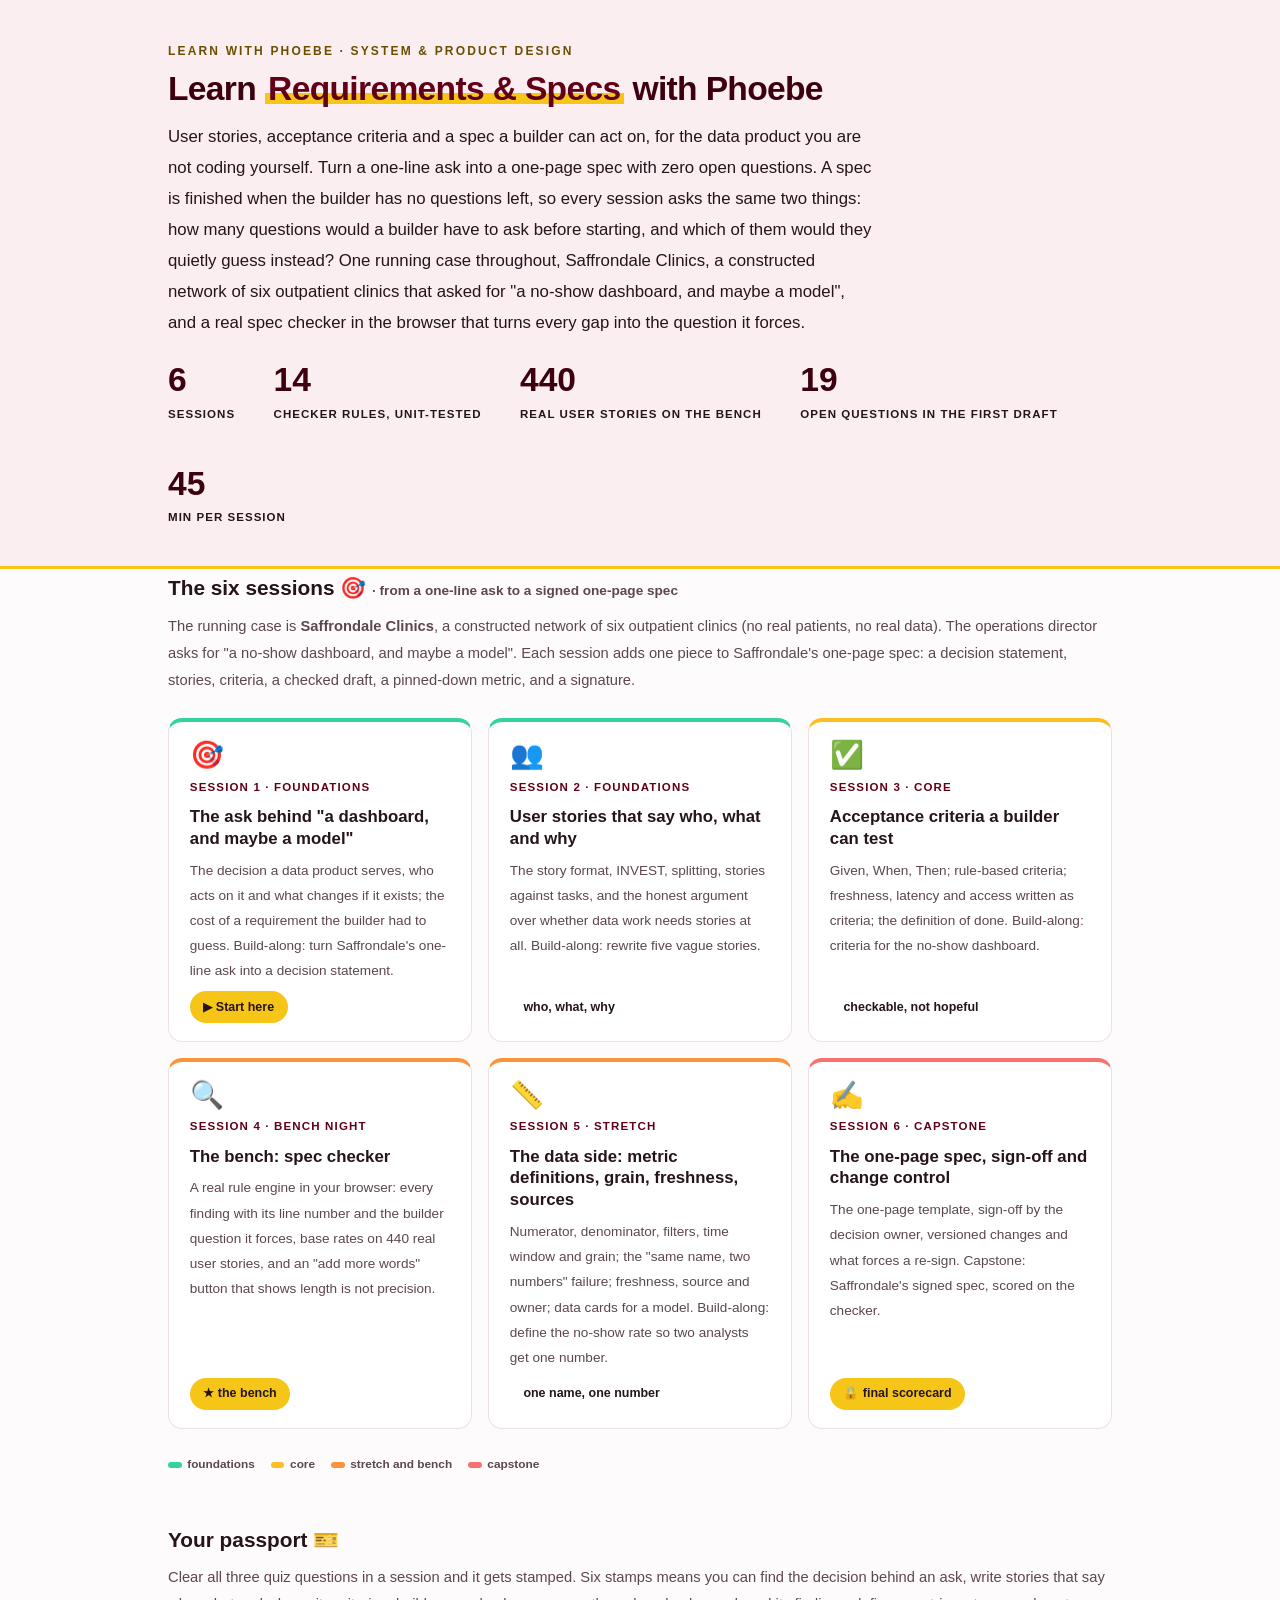
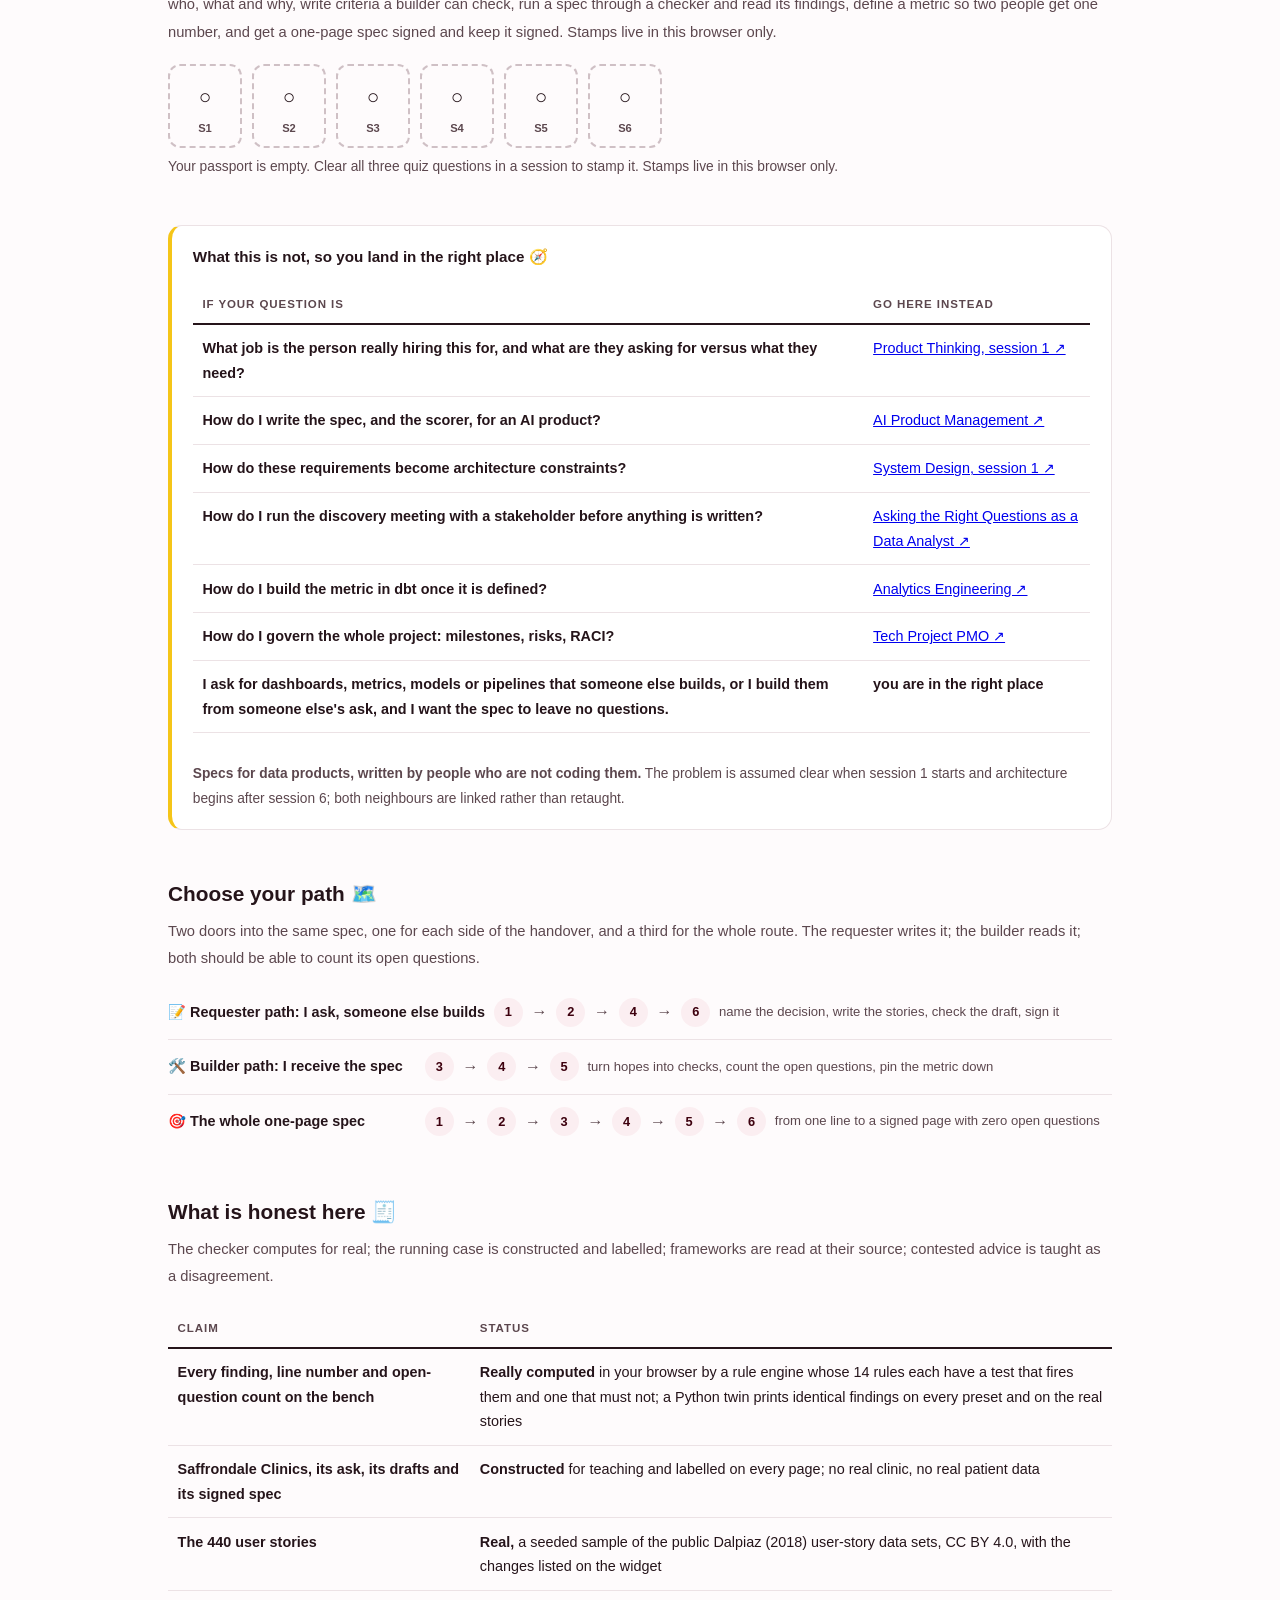
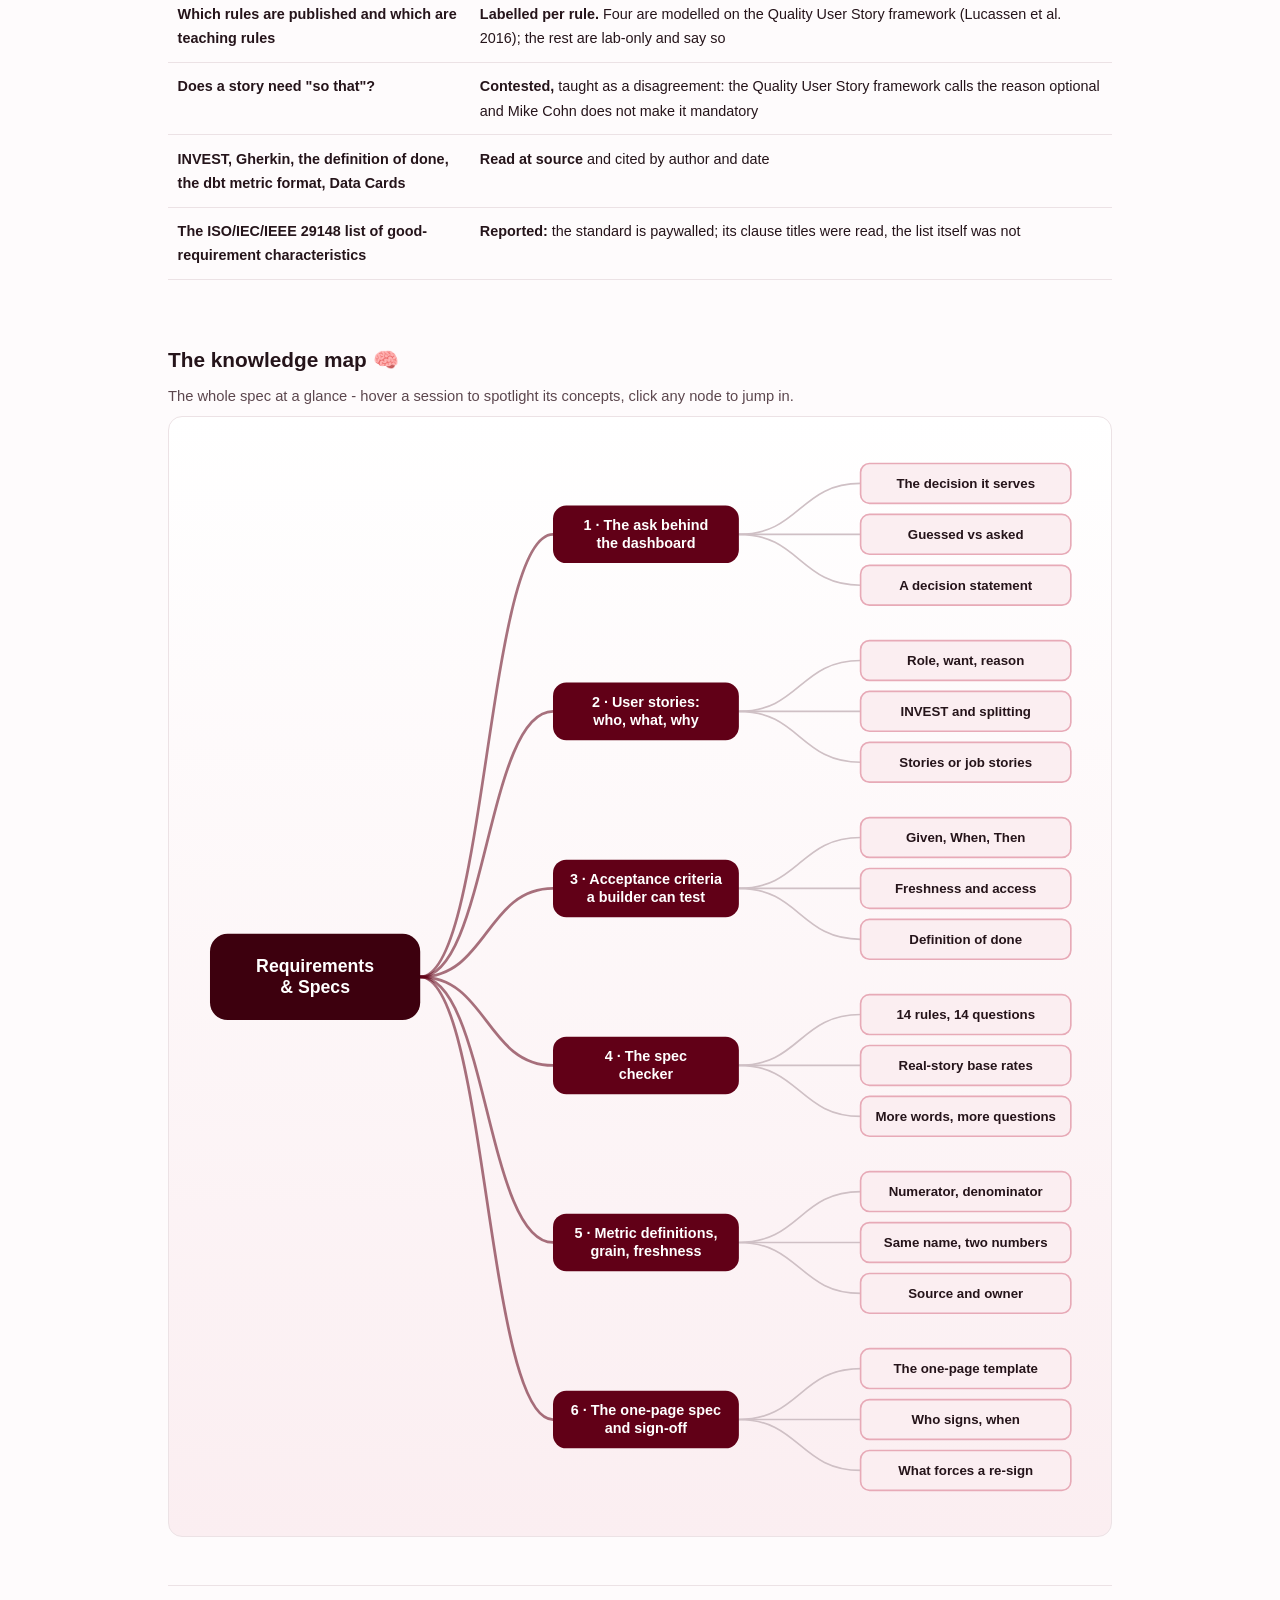
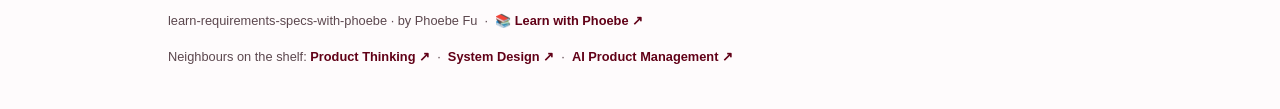
<file: index.html>
<!DOCTYPE html>
<html lang="en">
<head>
<meta charset="UTF-8">
<meta name="viewport" content="width=device-width, initial-scale=1.0">
<!-- social:start -->
<meta name="description" content="Six sessions on requirements and specs for data products you are not coding yourself: the decision behind the ask, user stories, acceptance criteria a builder can test, metric definitions with grain and freshness, and a signed one-page spec. A real spec checker runs in the browser. Free, by Phoebe Fu.">
<meta property="og:type" content="website">
<meta property="og:site_name" content="Learn with Phoebe">
<meta property="og:title" content="Learn Requirements &amp; Specs with Phoebe">
<meta property="og:description" content="User stories, acceptance criteria and a spec a builder can act on, for the data product you are not coding yourself. Turn a one-line ask into a one-page spec with zero open questions.">
<meta property="og:url" content="https://phoebefu6.github.io/learn-requirements-specs-with-phoebe/">
<meta property="og:image" content="https://phoebefu6.github.io/learn-requirements-specs-with-phoebe/assets/og-cover.png">
<meta property="og:image:width" content="1200">
<meta property="og:image:height" content="630">
<meta name="twitter:card" content="summary_large_image">
<meta name="twitter:title" content="Learn Requirements &amp; Specs with Phoebe">
<meta name="twitter:description" content="A real spec checker in your browser: every vague word, missing grain and unsigned decision turned into the question a builder would have to ask.">
<meta name="twitter:image" content="https://phoebefu6.github.io/learn-requirements-specs-with-phoebe/assets/og-cover.png">
<!-- social:end -->
<title>Learn Requirements &amp; Specs with Phoebe</title>
<link rel="stylesheet" href="assets/style.css?v=1">
<style>

  .stats-row { display: flex; gap: 2.4rem; margin-top: 1.5rem; flex-wrap: wrap; }
  .stat b { display: block; font-size: 2.1rem; font-weight: 800; line-height: 1.05; font-variant-numeric: tabular-nums; }
  .stat span { font-size: .72rem; opacity: 1; text-transform: uppercase; letter-spacing: .09em; font-weight: 600; }

  .course-grid { display: grid; grid-template-columns: repeat(auto-fit, minmax(17rem, 1fr)); gap: 1rem; margin-top: 1.5rem; }
  .course-card {
    border: 1px solid var(--hairline);
    border-top: 4px solid var(--diff, var(--indigo));
    border-radius: var(--radius);
    padding: 1.2rem 1.3rem 1.1rem;
    display: flex;
    flex-direction: column;
    gap: .5rem;
    text-decoration: none;
    color: var(--ink);
    background: #fff;
    transition: box-shadow .15s ease, border-color .15s ease, transform .15s ease;
    position: relative;
  }
  .course-card:hover { border-color: var(--indigo-soft); border-top-color: var(--diff, var(--indigo)); box-shadow: 0 8px 28px rgba(var(--shadow-rgb),.16); transform: translateY(-3px); }
  .course-card .cicon { font-size: 1.7rem; line-height: 1; }
  .course-card .cnum { font-size: .72rem; font-weight: 700; color: var(--indigo); text-transform: uppercase; letter-spacing: .1em; }
  .course-card h3 { font-size: 1.05rem; font-weight: 800; line-height: 1.3; }
  .course-card p { font-size: .85rem; color: var(--muted); flex: 1; }
  .course-card .meta { display: flex; gap: .4rem; flex-wrap: wrap; }

  .diff-legend { display: flex; gap: 1rem; margin-top: 1.6rem; font-size: .74rem; color: var(--muted); font-weight: 600; flex-wrap: wrap; }
  .diff-legend i { display: inline-block; width: .85rem; height: .35rem; border-radius: 999px; margin-right: .35rem; vertical-align: middle; }

  .paths { margin-top: 2.6rem; }
  .paths h2 { font-size: 1.3rem; font-weight: 800; margin-bottom: .3rem; }
  .paths .plede { color: var(--muted); font-size: .92rem; margin-bottom: .8rem; }
  .path { display: flex; gap: .55rem; align-items: center; padding: .75rem 0; border-bottom: .5px solid var(--hairline); flex-wrap: wrap; }
  .path:last-child { border-bottom: none; }
  .path b { min-width: 15.5rem; font-size: .9rem; }
  .path .pstep { background: var(--indigo-50); color: var(--indigo-deep); border-radius: 999px; padding: .16rem .68rem; font-weight: 700; font-size: .8rem; text-decoration: none; transition: all .12s ease; }
  .path .pstep:hover { background: var(--indigo); color: #fff; }
  .path .parr { color: var(--muted); font-weight: 700; }

  .mm-section { margin-top: 1.6rem; }
  .mm-section h2 { font-size: 1.3rem; font-weight: 800; margin-bottom: .2rem; }
  .mm-section .mm-lede { color: var(--muted); font-size: .92rem; margin-bottom: .4rem; }
  .mm-wrap { border: 1px solid var(--hairline); border-radius: var(--radius); background: linear-gradient(180deg,#fff,var(--indigo-50)); padding: .6rem; overflow-x: auto; }
  .mm-svg { width: 100%; height: auto; display: block; max-width: 60rem; margin: 0 auto; min-width: 34rem; }
  .mm-link { cursor: pointer; text-decoration: none; }
  .mm-node rect { transition: opacity .15s ease, filter .15s ease; }
  .mm-node text { pointer-events: none; }
  .mm-link:hover .mm-node rect { filter: brightness(1.06); }
  .mm-edge { transition: opacity .15s ease; }

  .not-this { border: 1px solid var(--hairline); border-left: 4px solid var(--amber); border-radius: var(--radius); background: #fff; padding: 1.1rem 1.3rem; margin-top: 1.2rem; }
  .not-this h3 { font-size: .95rem; font-weight: 800; margin-bottom: .5rem; }
</style>
</head>
<body>

<header class="masthead">
  <div class="wrap">
    <div class="eyebrow">Learn with Phoebe · System &amp; Product Design</div>
    <h1>Learn <span class="accent">Requirements &amp; Specs</span> with Phoebe</h1>
    <p class="sub">User stories, acceptance criteria and a spec a builder can act on, for the data product you are not coding yourself. Turn a one-line ask into a one-page spec with zero open questions. A spec is finished when the builder has no questions left, so every session asks the same two things: how many questions would a builder have to ask before starting, and which of them would they quietly guess instead? One running case throughout, Saffrondale Clinics, a constructed network of six outpatient clinics that asked for "a no-show dashboard, and maybe a model", and a real spec checker in the browser that turns every gap into the question it forces.</p>
    <div class="stats-row">
      <div class="stat"><b data-count="6">6</b><span>sessions</span></div>
      <div class="stat"><b data-count="14">14</b><span>checker rules, unit-tested</span></div>
      <div class="stat"><b data-count="440">440</b><span>real user stories on the bench</span></div>
      <div class="stat"><b data-count="19">19</b><span>open questions in the first draft</span></div>
      <div class="stat"><b data-count="45">45</b><span>min per session</span></div>
    </div>
  </div>
</header>

<main class="wrap">

  <section class="section">
    <div class="paths" style="margin-top:0">
      <h2>The six sessions 🎯 <span style="font-size:.85rem;font-weight:600;color:var(--muted)">· from a one-line ask to a signed one-page spec</span></h2>
      <p class="plede">The running case is <strong>Saffrondale Clinics</strong>, a constructed network of six outpatient clinics (no real patients, no real data). The operations director asks for "a no-show dashboard, and maybe a model". Each session adds one piece to Saffrondale's one-page spec: a decision statement, stories, criteria, a checked draft, a pinned-down metric, and a signature.</p>
    </div>

    <div class="course-grid">
      <a class="course-card" href="courses/01-the-ask-behind-the-dashboard.html" style="--diff:#34D399">
        <span class="cicon">🎯</span>
        <span class="cnum">Session 1 · foundations</span>
        <h3>The ask behind "a dashboard, and maybe a model"</h3>
        <p>The decision a data product serves, who acts on it and what changes if it exists; the cost of a requirement the builder had to guess. Build-along: turn Saffrondale's one-line ask into a decision statement.</p>
        <span class="meta"><span class="pill amber">▶ Start here</span></span>
      </a>
      <a class="course-card" href="courses/02-user-stories-who-what-why.html" style="--diff:#34D399">
        <span class="cicon">👥</span>
        <span class="cnum">Session 2 · foundations</span>
        <h3>User stories that say who, what and why</h3>
        <p>The story format, INVEST, splitting, stories against tasks, and the honest argument over whether data work needs stories at all. Build-along: rewrite five vague stories.</p>
        <span class="meta"><span class="pill">who, what, why</span></span>
      </a>
      <a class="course-card" href="courses/03-acceptance-criteria-a-builder-can-test.html" style="--diff:#FBBF24">
        <span class="cicon">✅</span>
        <span class="cnum">Session 3 · core</span>
        <h3>Acceptance criteria a builder can test</h3>
        <p>Given, When, Then; rule-based criteria; freshness, latency and access written as criteria; the definition of done. Build-along: criteria for the no-show dashboard.</p>
        <span class="meta"><span class="pill">checkable, not hopeful</span></span>
      </a>
      <a class="course-card" href="courses/04-the-spec-checker.html" style="--diff:#FB923C">
        <span class="cicon">🔍</span>
        <span class="cnum">Session 4 · bench night</span>
        <h3>The bench: spec checker</h3>
        <p>A real rule engine in your browser: every finding with its line number and the builder question it forces, base rates on 440 real user stories, and an "add more words" button that shows length is not precision.</p>
        <span class="meta"><span class="pill amber">★ the bench</span></span>
      </a>
      <a class="course-card" href="courses/05-metric-definitions-grain-freshness.html" style="--diff:#FB923C">
        <span class="cicon">📏</span>
        <span class="cnum">Session 5 · stretch</span>
        <h3>The data side: metric definitions, grain, freshness, sources</h3>
        <p>Numerator, denominator, filters, time window and grain; the "same name, two numbers" failure; freshness, source and owner; data cards for a model. Build-along: define the no-show rate so two analysts get one number.</p>
        <span class="meta"><span class="pill">one name, one number</span></span>
      </a>
      <a class="course-card" href="courses/06-the-one-page-spec-and-sign-off.html" style="--diff:#F87171">
        <span class="cicon">✍️</span>
        <span class="cnum">Session 6 · capstone</span>
        <h3>The one-page spec, sign-off and change control</h3>
        <p>The one-page template, sign-off by the decision owner, versioned changes and what forces a re-sign. Capstone: Saffrondale's signed spec, scored on the checker.</p>
        <span class="meta"><span class="pill amber">🔒 final scorecard</span></span>
      </a>
    </div>

    <div class="diff-legend">
      <span><i style="background:#34D399"></i>foundations</span>
      <span><i style="background:#FBBF24"></i>core</span>
      <span><i style="background:#FB923C"></i>stretch and bench</span>
      <span><i style="background:#F87171"></i>capstone</span>
    </div>
  </section>

  <section class="section">
    <div class="paths" style="margin-top:0">
      <h2>Your passport 🎫</h2>
      <p class="plede">Clear all three quiz questions in a session and it gets stamped. Six stamps means you can find the decision behind an ask, write stories that say who, what and why, write criteria a builder can check, run a spec through a checker and read its findings, define a metric so two people get one number, and get a one-page spec signed and keep it signed. Stamps live in this browser only.</p>
    </div>
    <div class="pp-strip"></div>
  </section>

  <section class="section">
    <div class="not-this">
      <h3>What this is not, so you land in the right place 🧭</h3>
      <table class="clean">
        <tr><th>If your question is</th><th>Go here instead</th></tr>
        <tr><td>What job is the person really hiring this for, and what are they asking for versus what they need?</td><td><a href="https://phoebefu6.github.io/learn-product-thinking-with-phoebe/courses/01-the-job-not-the-feature.html">Product Thinking, session 1 ↗</a></td></tr>
        <tr><td>How do I write the spec, and the scorer, for an AI product?</td><td><a href="https://phoebefu6.github.io/learn-ai-pm-with-phoebe/courses/b5-the-spec-and-the-scorer.html">AI Product Management ↗</a></td></tr>
        <tr><td>How do these requirements become architecture constraints?</td><td><a href="https://phoebefu6.github.io/learn-system-design-with-phoebe/courses/01-requirements-to-constraints.html">System Design, session 1 ↗</a></td></tr>
        <tr><td>How do I run the discovery meeting with a stakeholder before anything is written?</td><td><a href="https://phoebefu6.github.io/learn-asking-right-questions-as-da-with-phoebe/">Asking the Right Questions as a Data Analyst ↗</a></td></tr>
        <tr><td>How do I build the metric in dbt once it is defined?</td><td><a href="https://phoebefu6.github.io/learn-analytics-engineering-with-phoebe/">Analytics Engineering ↗</a></td></tr>
        <tr><td>How do I govern the whole project: milestones, risks, RACI?</td><td><a href="https://phoebefu6.github.io/learn-tech-project-pmo-with-phoebe/">Tech Project PMO ↗</a></td></tr>
        <tr><td><strong>I ask for dashboards, metrics, models or pipelines that someone else builds, or I build them from someone else's ask, and I want the spec to leave no questions.</strong></td><td><strong>you are in the right place</strong></td></tr>
      </table>
      <p style="margin-top:.7rem;font-size:.86rem;color:var(--muted)"><strong>Specs for data products, written by people who are not coding them.</strong> The problem is assumed clear when session 1 starts and architecture begins after session 6; both neighbours are linked rather than retaught.</p>
    </div>
  </section>

  <section class="section">
    <div class="paths">
      <h2>Choose your path 🗺️</h2>
      <p class="plede">Two doors into the same spec, one for each side of the handover, and a third for the whole route. The requester writes it; the builder reads it; both should be able to count its open questions.</p>
      <div class="path"><b>📝 Requester path: I ask, someone else builds</b>
        <a class="pstep" href="courses/01-the-ask-behind-the-dashboard.html">1</a><span class="parr">→</span>
        <a class="pstep" href="courses/02-user-stories-who-what-why.html">2</a><span class="parr">→</span>
        <a class="pstep" href="courses/04-the-spec-checker.html">4</a><span class="parr">→</span>
        <a class="pstep" href="courses/06-the-one-page-spec-and-sign-off.html">6</a>
        <span style="font-size:.82rem;color:var(--muted)">name the decision, write the stories, check the draft, sign it</span>
      </div>
      <div class="path"><b>🛠️ Builder path: I receive the spec</b>
        <a class="pstep" href="courses/03-acceptance-criteria-a-builder-can-test.html">3</a><span class="parr">→</span>
        <a class="pstep" href="courses/04-the-spec-checker.html">4</a><span class="parr">→</span>
        <a class="pstep" href="courses/05-metric-definitions-grain-freshness.html">5</a>
        <span style="font-size:.82rem;color:var(--muted)">turn hopes into checks, count the open questions, pin the metric down</span>
      </div>
      <div class="path"><b>🎯 The whole one-page spec</b>
        <a class="pstep" href="courses/01-the-ask-behind-the-dashboard.html">1</a><span class="parr">→</span>
        <a class="pstep" href="courses/02-user-stories-who-what-why.html">2</a><span class="parr">→</span>
        <a class="pstep" href="courses/03-acceptance-criteria-a-builder-can-test.html">3</a><span class="parr">→</span>
        <a class="pstep" href="courses/04-the-spec-checker.html">4</a><span class="parr">→</span>
        <a class="pstep" href="courses/05-metric-definitions-grain-freshness.html">5</a><span class="parr">→</span>
        <a class="pstep" href="courses/06-the-one-page-spec-and-sign-off.html">6</a>
        <span style="font-size:.82rem;color:var(--muted)">from one line to a signed page with zero open questions</span>
      </div>
    </div>
  </section>

  <section class="section">
    <div class="paths" style="margin-top:0">
      <h2>What is honest here 🧾</h2>
      <p class="plede">The checker computes for real; the running case is constructed and labelled; frameworks are read at their source; contested advice is taught as a disagreement.</p>
    </div>
    <table class="clean">
      <tr><th>Claim</th><th>Status</th></tr>
      <tr><td>Every finding, line number and open-question count on the bench</td><td><strong>Really computed</strong> in your browser by a rule engine whose 14 rules each have a test that fires them and one that must not; a Python twin prints identical findings on every preset and on the real stories</td></tr>
      <tr><td>Saffrondale Clinics, its ask, its drafts and its signed spec</td><td><strong>Constructed</strong> for teaching and labelled on every page; no real clinic, no real patient data</td></tr>
      <tr><td>The 440 user stories</td><td><strong>Real,</strong> a seeded sample of the public Dalpiaz (2018) user-story data sets, CC BY 4.0, with the changes listed on the widget</td></tr>
      <tr><td>Which rules are published and which are teaching rules</td><td><strong>Labelled per rule.</strong> Four are modelled on the Quality User Story framework (Lucassen et al. 2016); the rest are lab-only and say so</td></tr>
      <tr><td>Does a story need "so that"?</td><td><strong>Contested,</strong> taught as a disagreement: the Quality User Story framework calls the reason optional and Mike Cohn does not make it mandatory</td></tr>
      <tr><td>INVEST, Gherkin, the definition of done, the dbt metric format, Data Cards</td><td><strong>Read at source</strong> and cited by author and date</td></tr>
      <tr><td>The ISO/IEC/IEEE 29148 list of good-requirement characteristics</td><td><strong>Reported:</strong> the standard is paywalled; its clause titles were read, the list itself was not</td></tr>
    </table>
  </section>

  <section class="section mm-section">
    <h2>The knowledge map 🧠</h2>
    <p class="mm-lede">The whole spec at a glance - hover a session to spotlight its concepts, click any node to jump in.</p>
    <div class="mm-wrap"><div id="mindmap"></div></div>
  </section>

  <footer class="pagefoot">
    <span>learn-requirements-specs-with-phoebe · by Phoebe Fu &nbsp;·&nbsp; 📚 <a href="https://phoebefu6.github.io/learn-with-phoebe/">Learn with Phoebe ↗</a></span>
    <span>Neighbours on the shelf: <a href="https://phoebefu6.github.io/learn-product-thinking-with-phoebe/">Product Thinking ↗</a> &nbsp;·&nbsp; <a href="https://phoebefu6.github.io/learn-system-design-with-phoebe/">System Design ↗</a> &nbsp;·&nbsp; <a href="https://phoebefu6.github.io/learn-ai-pm-with-phoebe/">AI Product Management ↗</a></span>
  </footer>

</main>

<script>
window.MINDMAP_DATA = {
 "title": "Requirements\n& Specs",
 "centerColor": "#3D000E",
 "sessions": [
  {
   "label": "The ask behind\nthe dashboard",
   "href": "courses/01-the-ask-behind-the-dashboard.html",
   "color": "#34D399",
   "concepts": [
    {
     "label": "The decision it serves",
     "href": "courses/01-the-ask-behind-the-dashboard.html"
    },
    {
     "label": "Guessed vs asked",
     "href": "courses/01-the-ask-behind-the-dashboard.html"
    },
    {
     "label": "A decision statement",
     "href": "courses/01-the-ask-behind-the-dashboard.html"
    }
   ]
  },
  {
   "label": "User stories:\nwho, what, why",
   "href": "courses/02-user-stories-who-what-why.html",
   "color": "#34D399",
   "concepts": [
    {
     "label": "Role, want, reason",
     "href": "courses/02-user-stories-who-what-why.html"
    },
    {
     "label": "INVEST and splitting",
     "href": "courses/02-user-stories-who-what-why.html"
    },
    {
     "label": "Stories or job stories",
     "href": "courses/02-user-stories-who-what-why.html"
    }
   ]
  },
  {
   "label": "Acceptance criteria\na builder can test",
   "href": "courses/03-acceptance-criteria-a-builder-can-test.html",
   "color": "#FBBF24",
   "concepts": [
    {
     "label": "Given, When, Then",
     "href": "courses/03-acceptance-criteria-a-builder-can-test.html"
    },
    {
     "label": "Freshness and access",
     "href": "courses/03-acceptance-criteria-a-builder-can-test.html"
    },
    {
     "label": "Definition of done",
     "href": "courses/03-acceptance-criteria-a-builder-can-test.html"
    }
   ]
  },
  {
   "label": "The spec\nchecker",
   "href": "courses/04-the-spec-checker.html",
   "color": "#FB923C",
   "concepts": [
    {
     "label": "14 rules, 14 questions",
     "href": "courses/04-the-spec-checker.html"
    },
    {
     "label": "Real-story base rates",
     "href": "courses/04-the-spec-checker.html"
    },
    {
     "label": "More words, more questions",
     "href": "courses/04-the-spec-checker.html"
    }
   ]
  },
  {
   "label": "Metric definitions,\ngrain, freshness",
   "href": "courses/05-metric-definitions-grain-freshness.html",
   "color": "#FB923C",
   "concepts": [
    {
     "label": "Numerator, denominator",
     "href": "courses/05-metric-definitions-grain-freshness.html"
    },
    {
     "label": "Same name, two numbers",
     "href": "courses/05-metric-definitions-grain-freshness.html"
    },
    {
     "label": "Source and owner",
     "href": "courses/05-metric-definitions-grain-freshness.html"
    }
   ]
  },
  {
   "label": "The one-page spec\nand sign-off",
   "href": "courses/06-the-one-page-spec-and-sign-off.html",
   "color": "#F87171",
   "concepts": [
    {
     "label": "The one-page template",
     "href": "courses/06-the-one-page-spec-and-sign-off.html"
    },
    {
     "label": "Who signs, when",
     "href": "courses/06-the-one-page-spec-and-sign-off.html"
    },
    {
     "label": "What forces a re-sign",
     "href": "courses/06-the-one-page-spec-and-sign-off.html"
    }
   ]
  }
 ]
};
</script>
<script src="assets/mindmap.js?v=1"></script>
<script src="assets/app.js?v=1"></script>
</body>
</html>
</file>
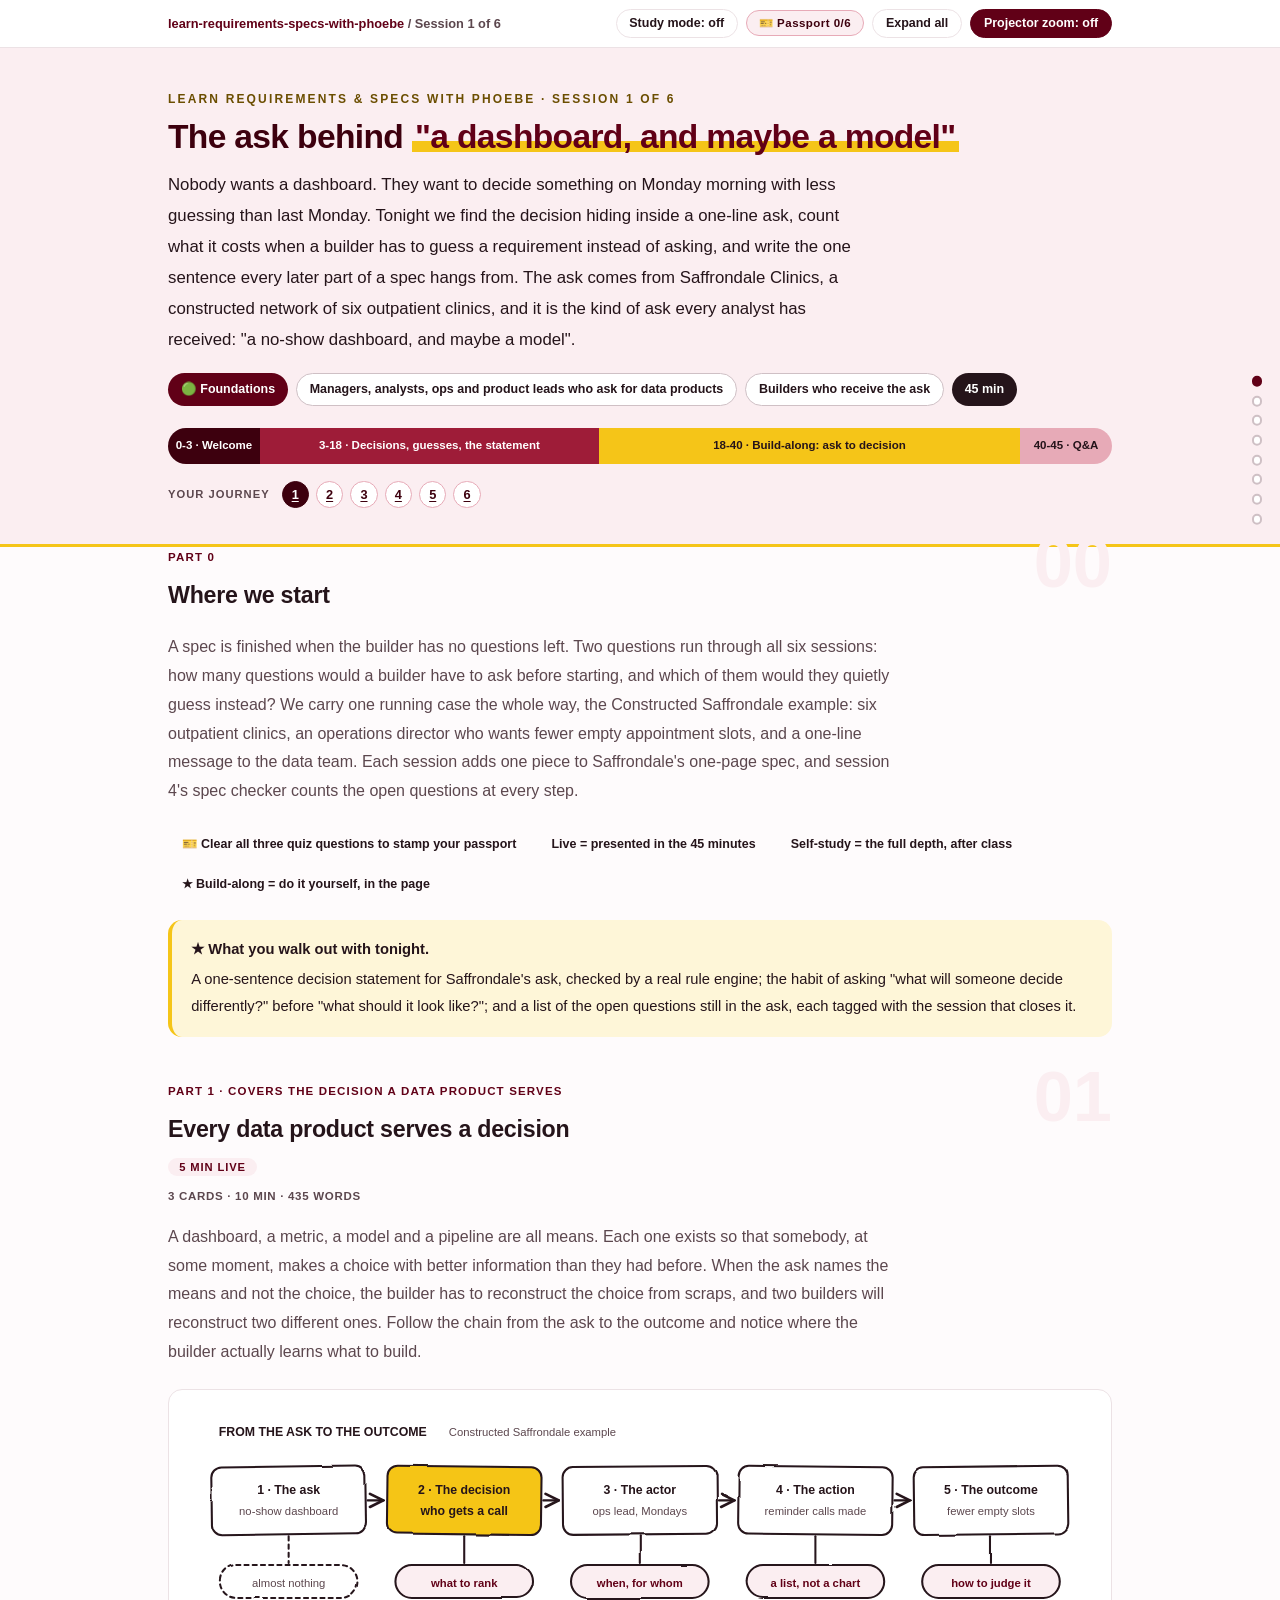
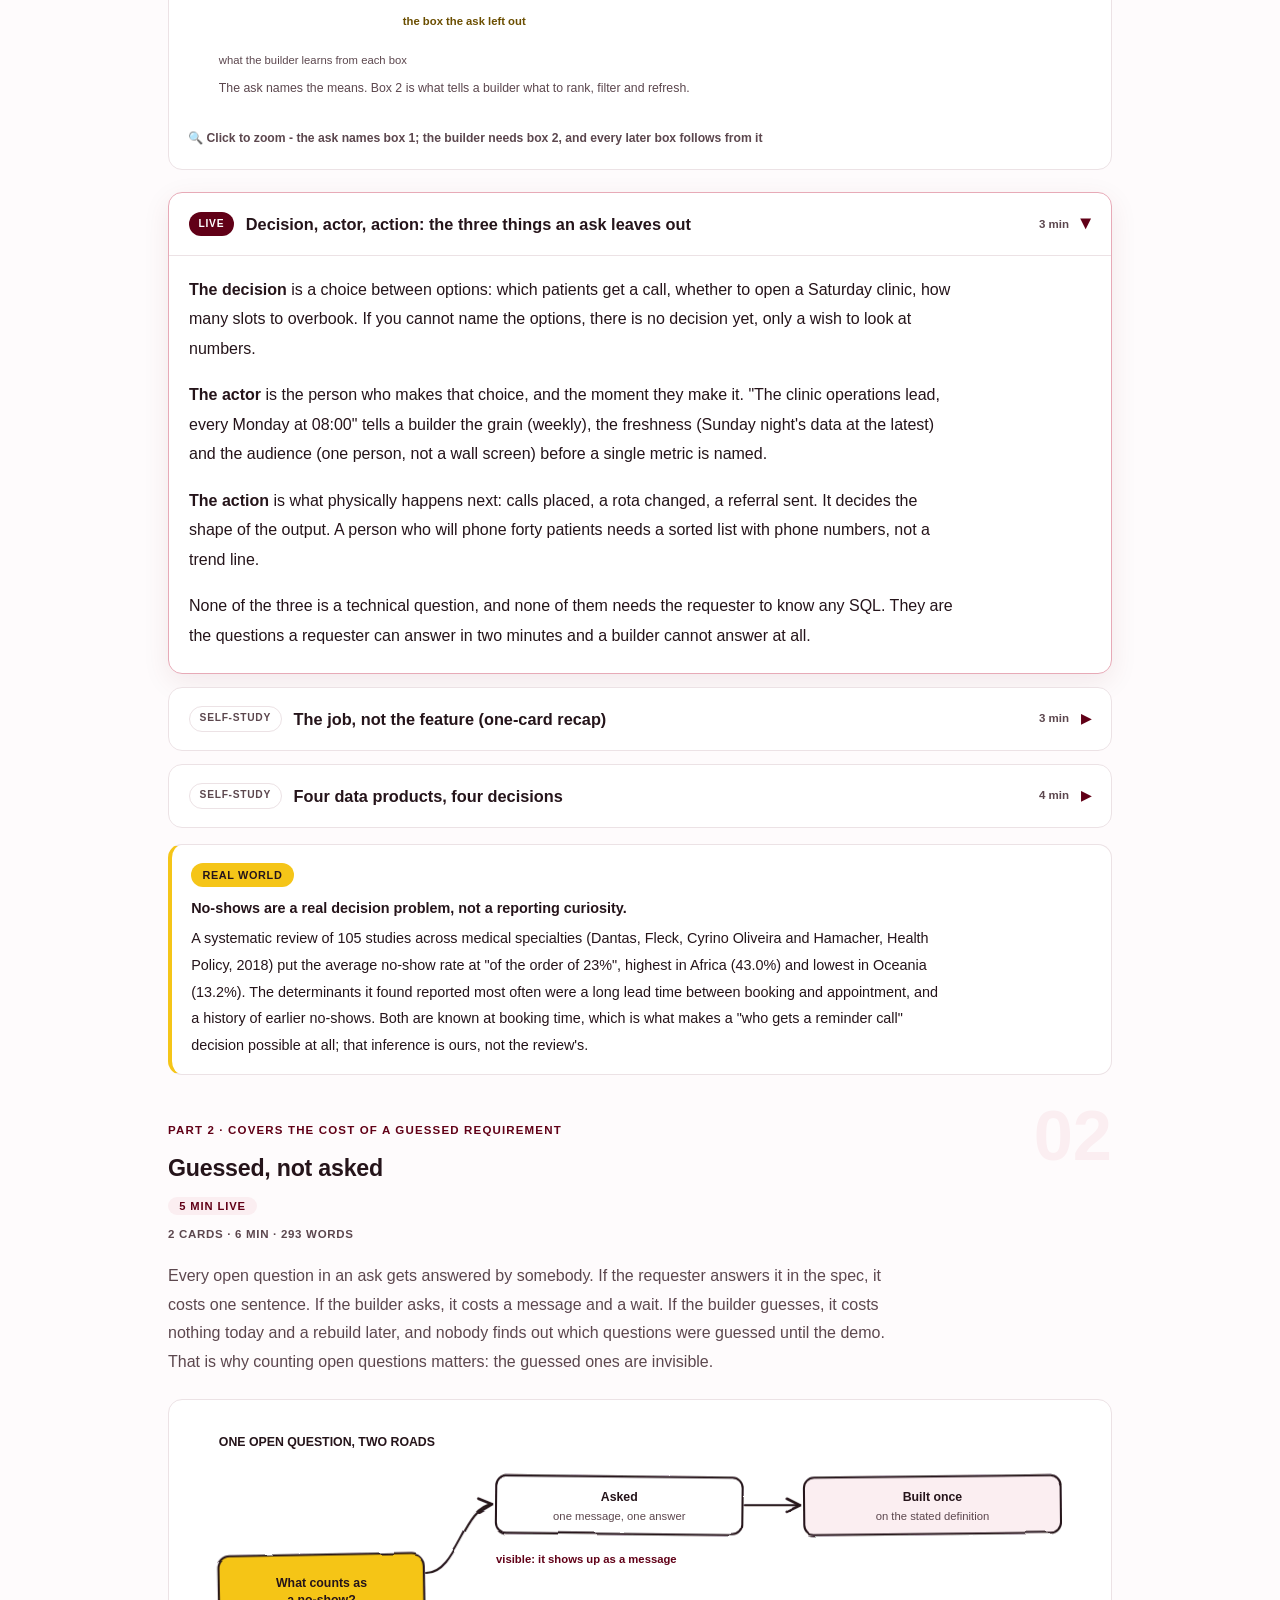
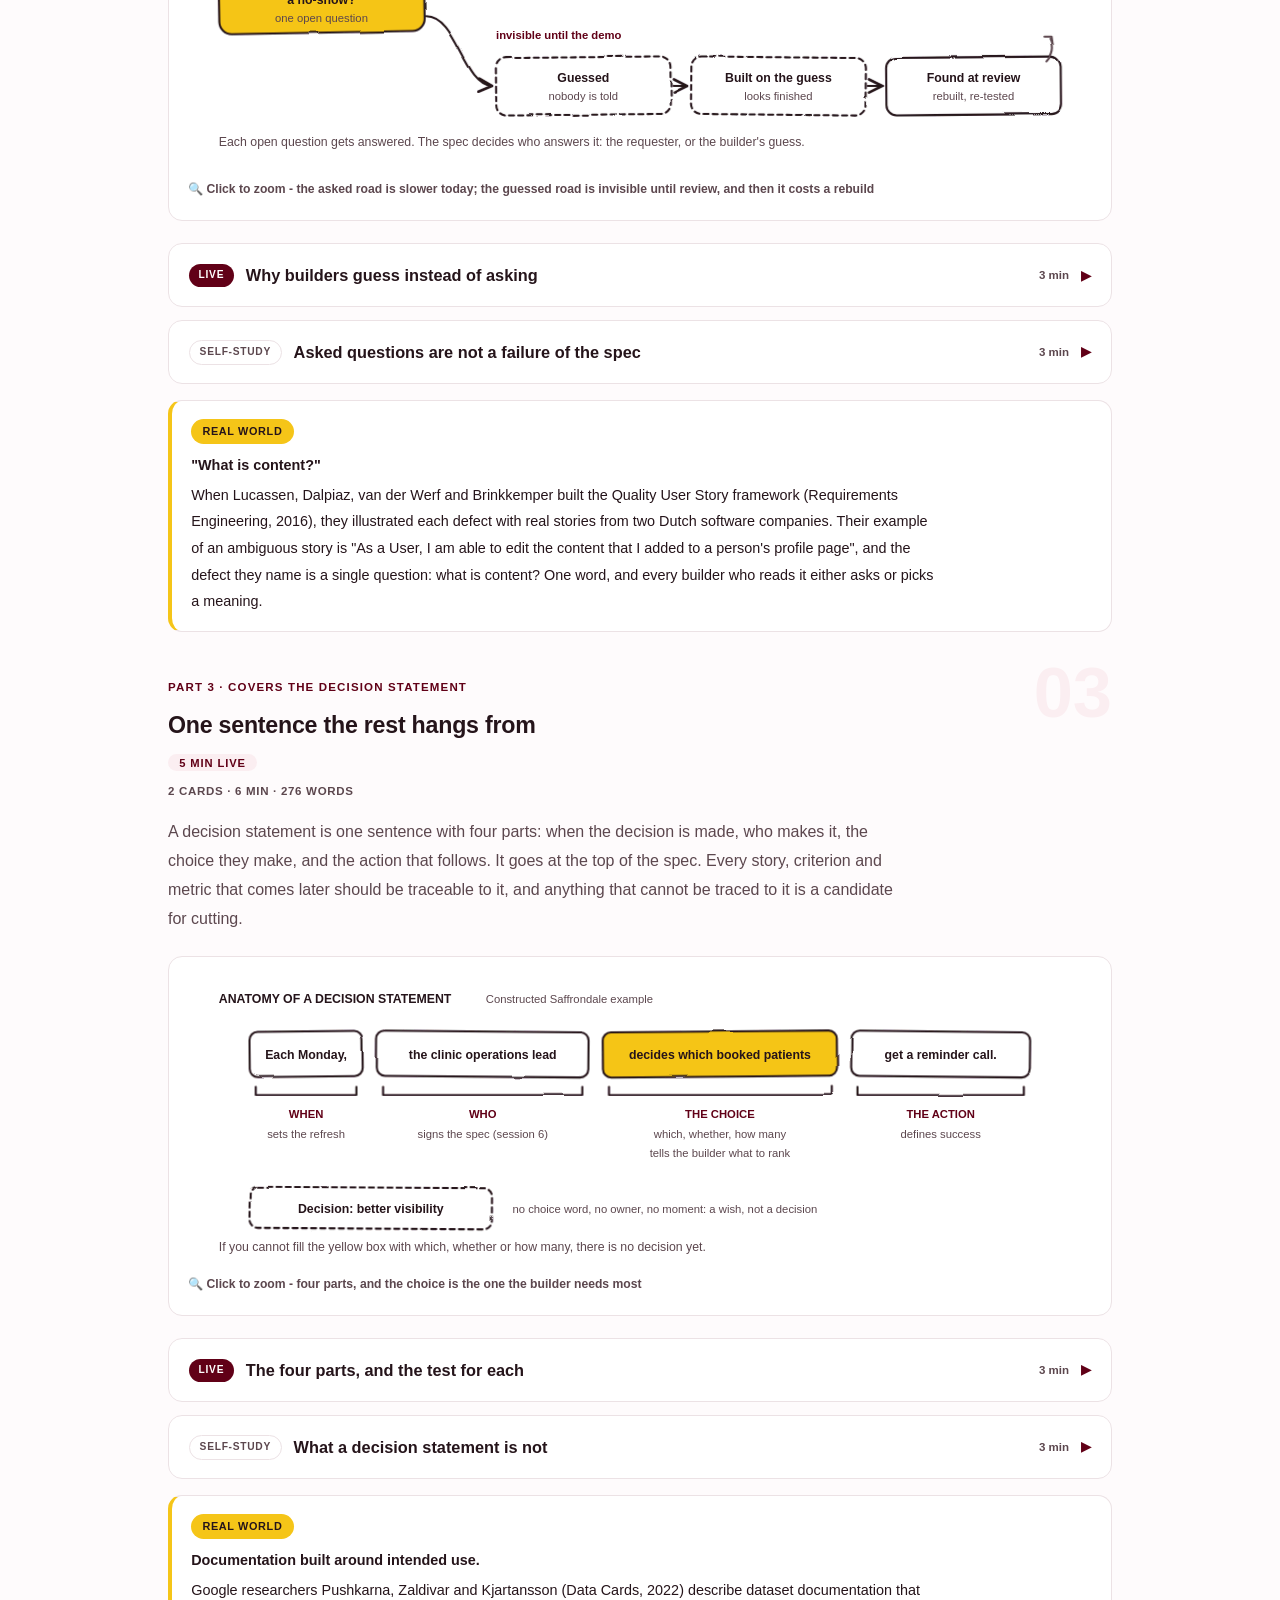
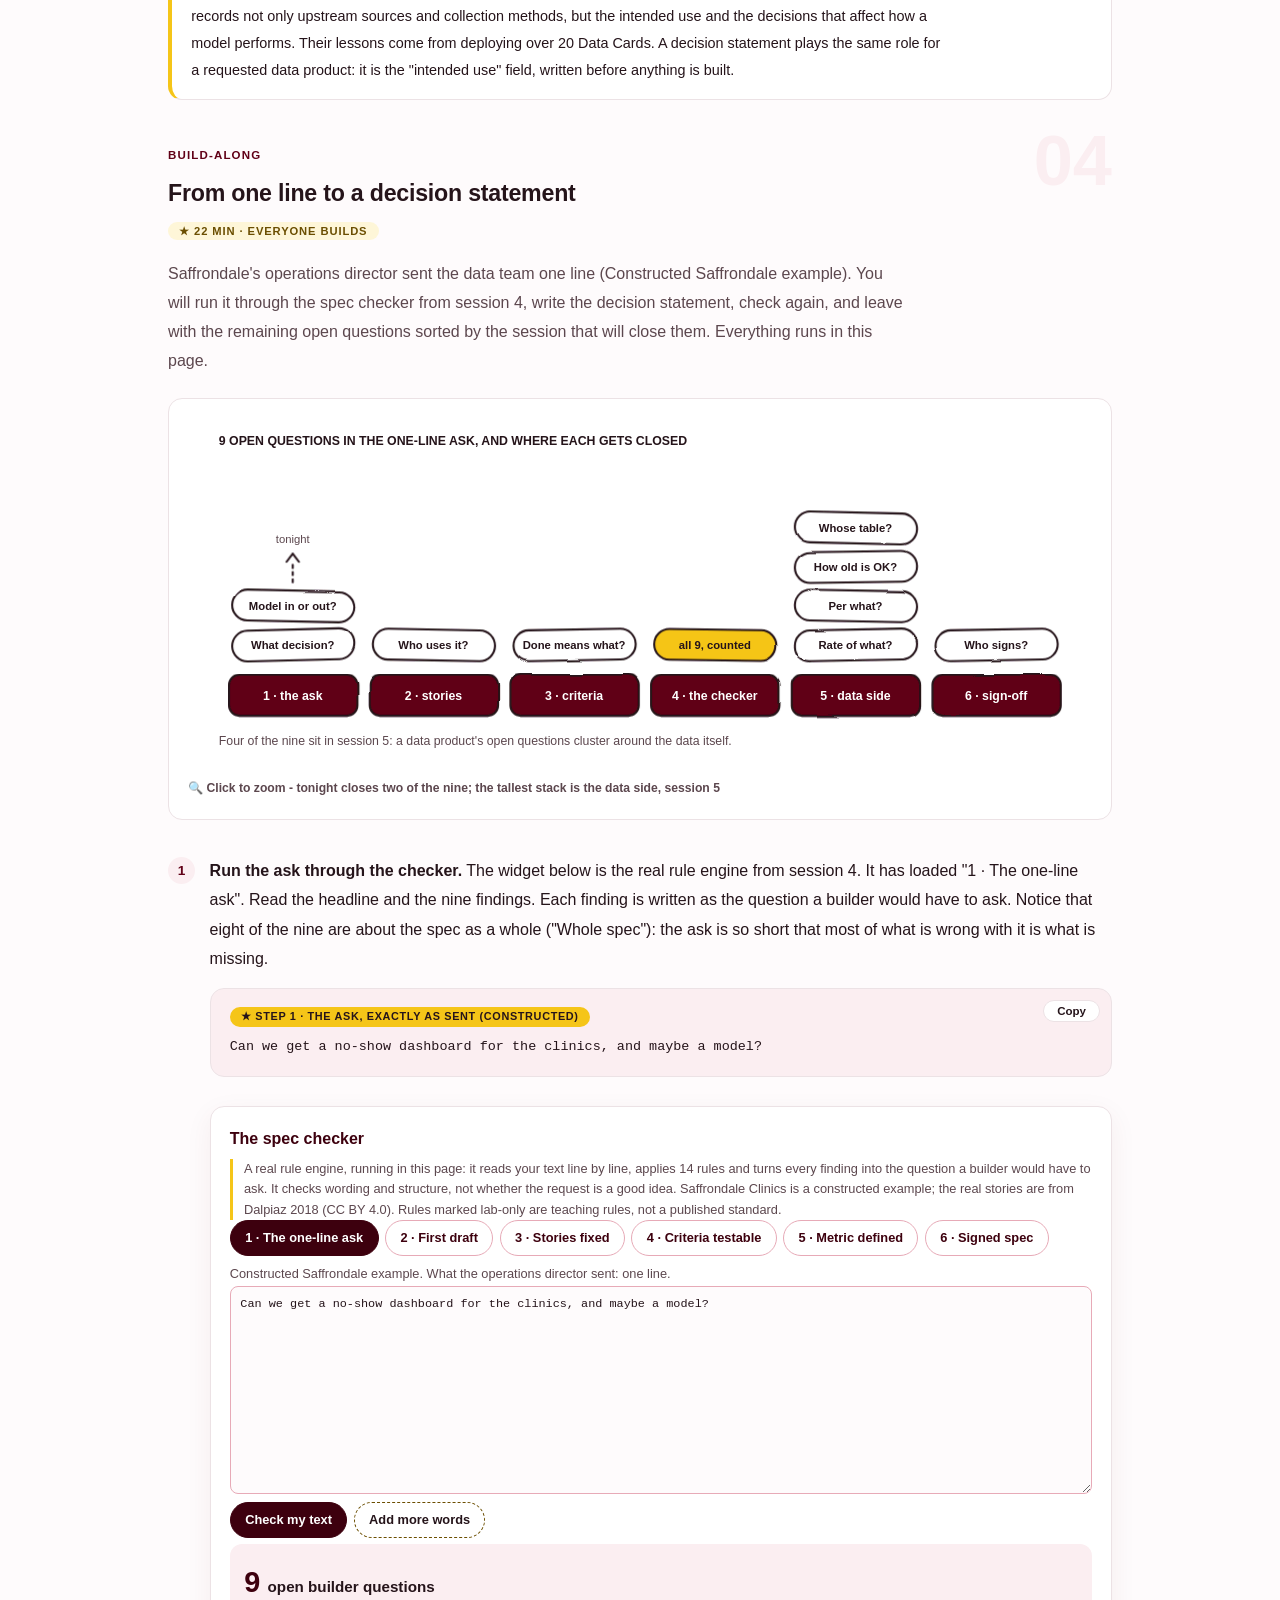
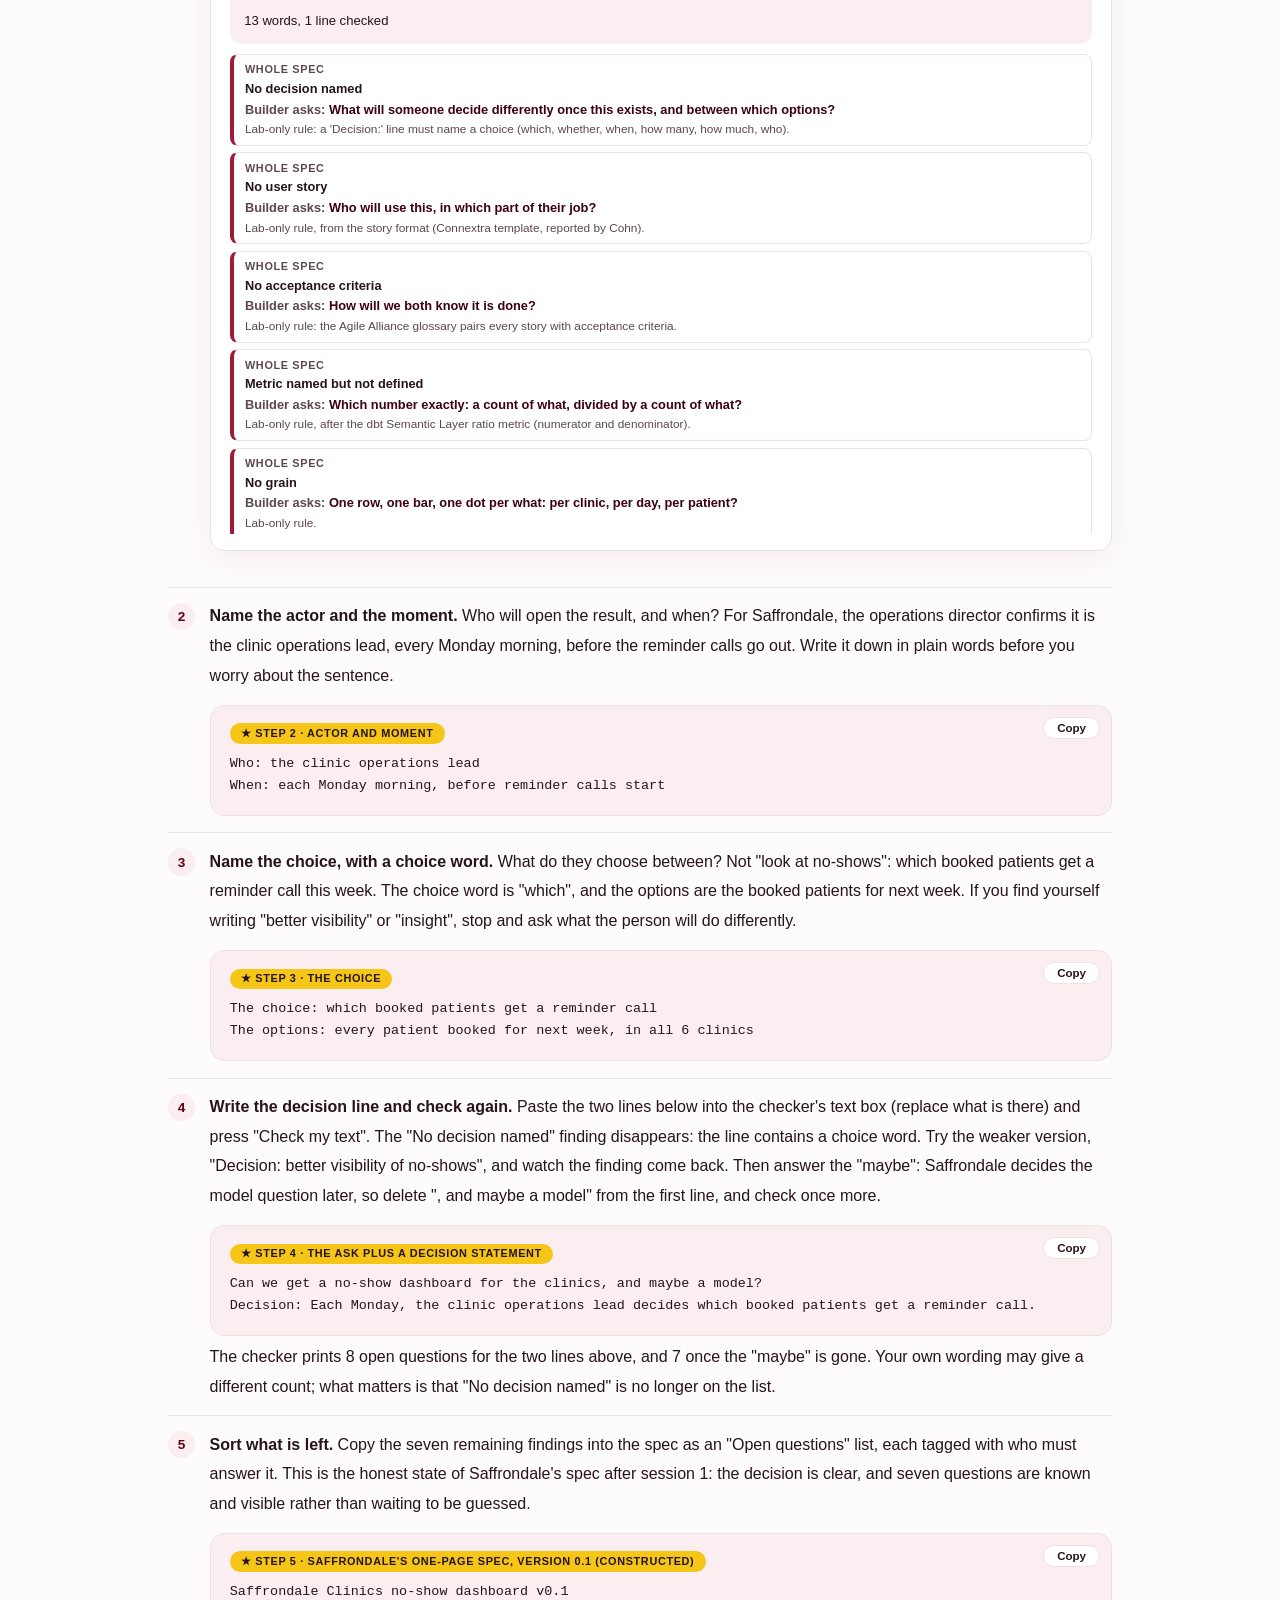
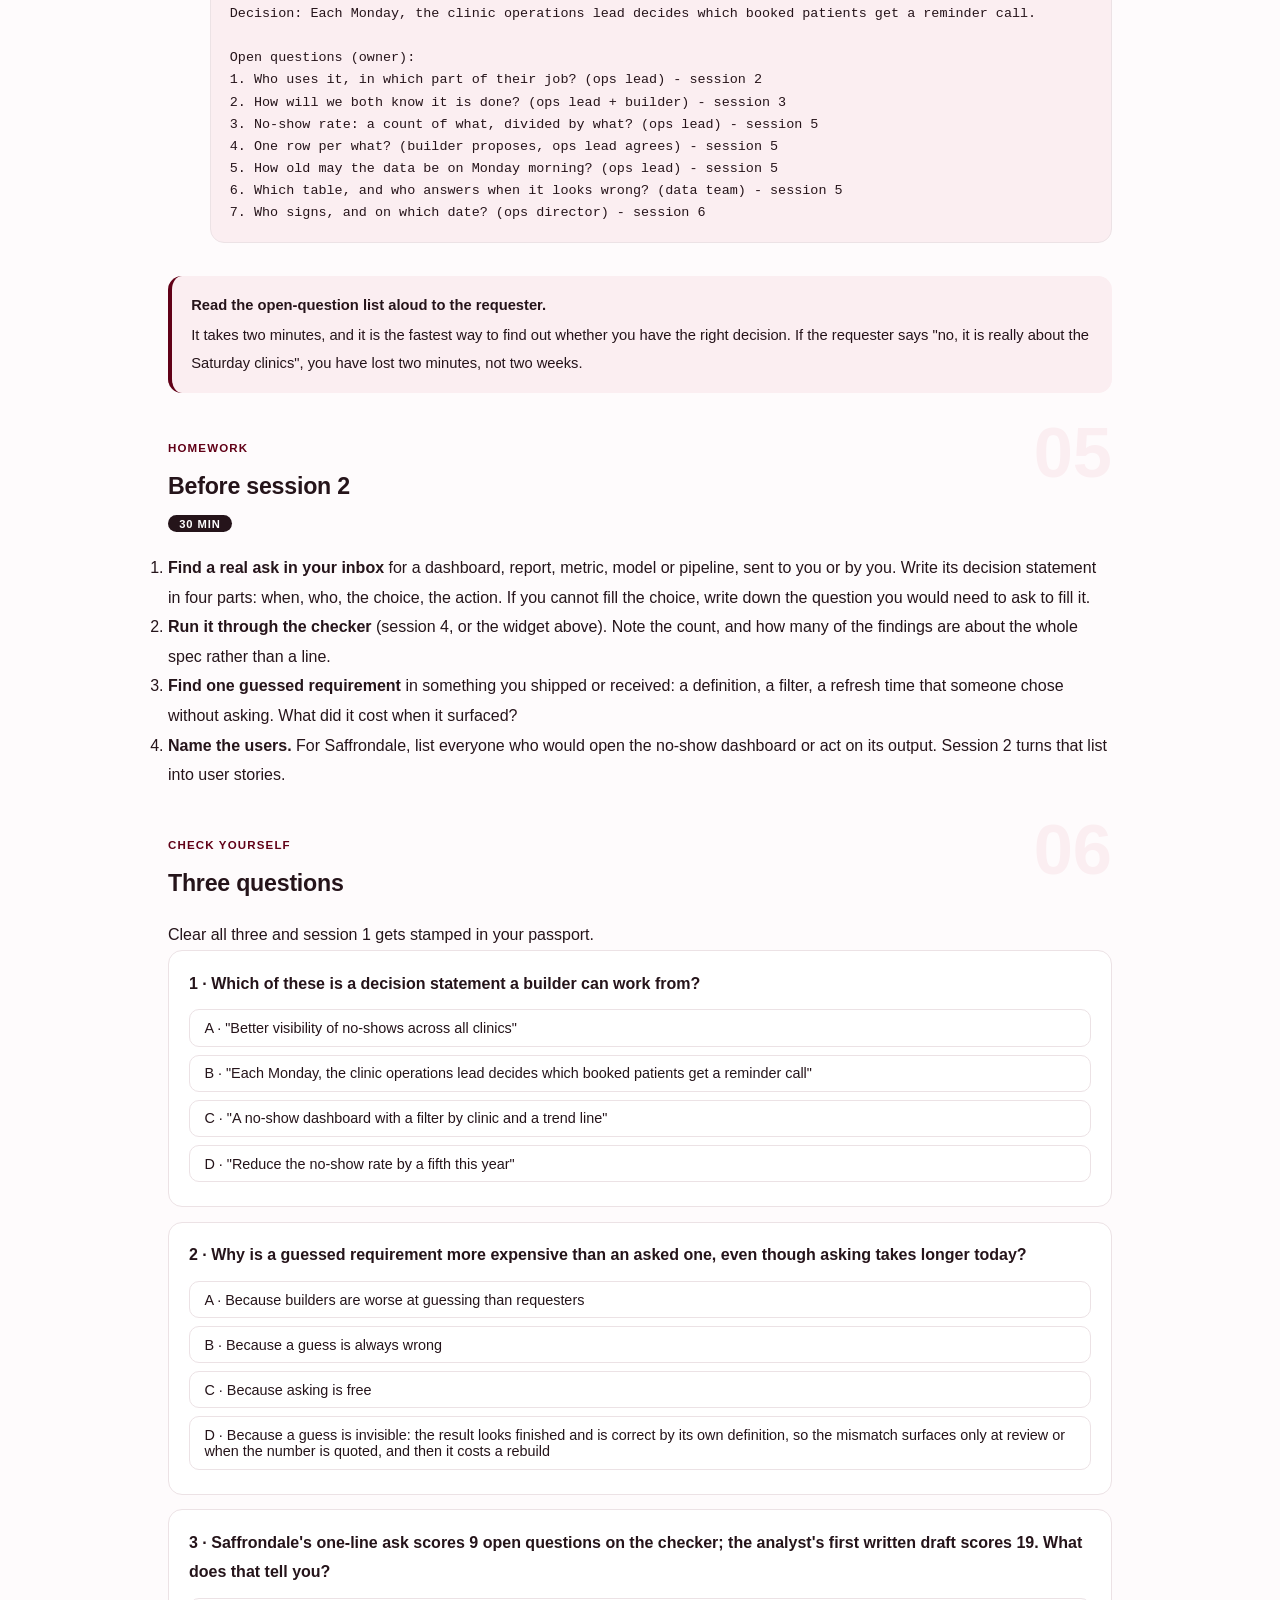
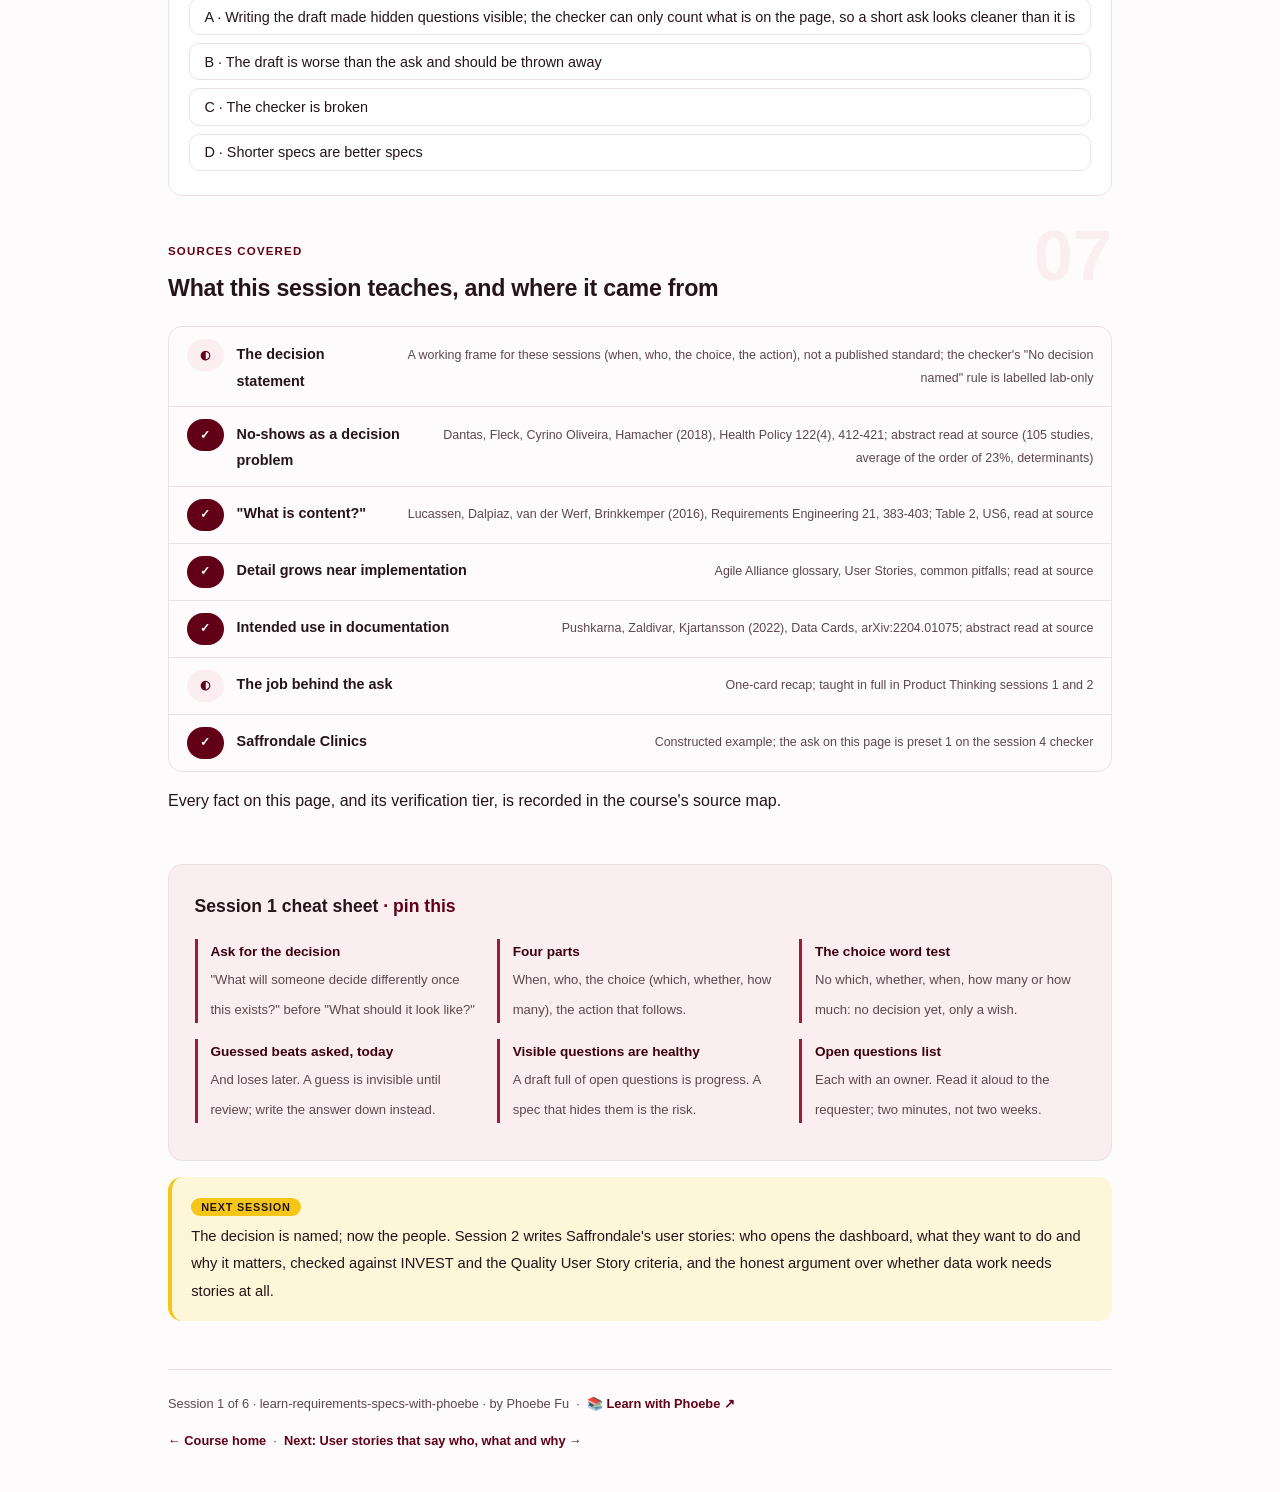
<file: courses/01-the-ask-behind-the-dashboard.html>
<!DOCTYPE html>
<html lang="en">
<head>
<meta charset="UTF-8">
<meta name="viewport" content="width=device-width, initial-scale=1.0">
<!-- social:start -->
<meta name="description" content="Session 1 of 6. Every data product serves a decision. Find the decision behind a one-line ask, see what a guessed requirement costs, and turn the constructed Saffrondale Clinics ask into a decision statement a builder can work from.">
<meta property="og:type" content="article">
<meta property="og:site_name" content="Learn with Phoebe">
<meta property="og:title" content="The ask behind the dashboard - learn requirements specs with phoebe">
<meta property="og:description" content="Session 1 of 6. The decision behind the ask, the cost of a guessed requirement, and a one-sentence decision statement.">
<meta property="og:url" content="https://phoebefu6.github.io/learn-requirements-specs-with-phoebe/courses/01-the-ask-behind-the-dashboard.html">
<meta property="og:image" content="https://phoebefu6.github.io/learn-requirements-specs-with-phoebe/assets/og-cover.png">
<meta property="og:image:width" content="1200">
<meta property="og:image:height" content="630">
<meta name="twitter:card" content="summary_large_image">
<meta name="twitter:title" content="The ask behind the dashboard - learn requirements specs with phoebe">
<meta name="twitter:description" content="Session 1 of 6. The decision behind the ask, and what a guessed requirement costs.">
<meta name="twitter:image" content="https://phoebefu6.github.io/learn-requirements-specs-with-phoebe/assets/og-cover.png">
<!-- social:end -->
<title>Session 1 · The ask behind the dashboard - learn requirements specs with phoebe</title>
<link rel="stylesheet" href="../assets/style.css?v=1">
</head>
<body>

<div class="toolbar">
  <div class="wrap">
    <span class="crumb"><a href="../index.html">learn-requirements-specs-with-phoebe</a> / Session 1 of 6</span>
    <button class="btn" id="toggle-all" type="button">Expand all</button>
    <button class="btn primary" id="zoom-toggle" type="button">Projector zoom: off</button>
  </div>
</div>

<header class="masthead">
  <div class="wrap">
    <div class="eyebrow">Learn Requirements &amp; Specs with Phoebe · Session 1 of 6</div>
    <h1>The ask behind <span class="accent">"a dashboard, and maybe a model"</span></h1>
    <p class="sub">Nobody wants a dashboard. They want to decide something on Monday morning with less guessing than last Monday. Tonight we find the decision hiding inside a one-line ask, count what it costs when a builder has to guess a requirement instead of asking, and write the one sentence every later part of a spec hangs from. The ask comes from Saffrondale Clinics, a constructed network of six outpatient clinics, and it is the kind of ask every analyst has received: "a no-show dashboard, and maybe a model".</p>
    <div class="chip-row">
      <span class="chip level">🟢 Foundations</span>
      <span class="chip audience">Managers, analysts, ops and product leads who ask for data products</span>
      <span class="chip audience">Builders who receive the ask</span>
      <span class="chip time">45 min</span>
    </div>
    <div class="agenda">
      <span class="a1" style="flex:1">0-3 · Welcome</span>
      <span class="a2" style="flex:4">3-18 · Decisions, guesses, the statement</span>
      <span class="a3" style="flex:5">18-40 · Build-along: ask to decision</span>
      <span class="a4" style="flex:1">40-45 · Q&amp;A</span>
    </div>
  </div>
</header>

<main class="wrap">

  <section class="section" id="intro">
    <div class="section-kicker">
      <span class="klabel">Part 0</span>
      <h2>Where we start</h2>
    </div>
    <p class="lede">A spec is finished when the builder has no questions left. Two questions run through all six sessions: how many questions would a builder have to ask before starting, and which of them would they quietly guess instead? We carry one running case the whole way, the Constructed Saffrondale example: six outpatient clinics, an operations director who wants fewer empty appointment slots, and a one-line message to the data team. Each session adds one piece to Saffrondale's one-page spec, and session 4's spec checker counts the open questions at every step.</p>

    <div class="legend">
      <span class="pill">🎫 Clear all three quiz questions to stamp your passport</span>
      <span class="pill">Live = presented in the 45 minutes</span>
      <span class="pill">Self-study = the full depth, after class</span>
      <span class="pill">★ Build-along = do it yourself, in the page</span>
    </div>

    <div class="callout win">
      <p><strong>★ What you walk out with tonight.</strong> A one-sentence decision statement for Saffrondale's ask, checked by a real rule engine; the habit of asking "what will someone decide differently?" before "what should it look like?"; and a list of the open questions still in the ask, each tagged with the session that closes it.</p>
    </div>
  </section>

  <section class="section" id="part-1">
    <div class="section-kicker">
      <span class="klabel">Part 1 · covers the decision a data product serves</span>
      <h2>Every data product serves a decision</h2>
      <span class="tag concept">5 min live</span>
    </div>
    <p class="lede">A dashboard, a metric, a model and a pipeline are all means. Each one exists so that somebody, at some moment, makes a choice with better information than they had before. When the ask names the means and not the choice, the builder has to reconstruct the choice from scraps, and two builders will reconstruct two different ones. Follow the chain from the ask to the outcome and notice where the builder actually learns what to build.</p>

    <figure class="zoomable">
      <svg viewBox="0 0 880 300" xmlns="http://www.w3.org/2000/svg" role="img" aria-label="A chain of five boxes from the ask to the outcome, for the constructed Saffrondale example: the ask, a no-show dashboard; the decision, which patients get a call; the actor, the operations lead each Monday; the action, reminder calls made; the outcome, fewer empty slots. Under each box, what a builder learns from it: from the ask almost nothing, from the decision what to rank, from the actor when and for whom, from the action that the output is a list, from the outcome how to judge it. The decision box is highlighted.">
        <defs>
          <filter id="s1aSk" x="-3%" y="-3%" width="106%" height="106%"><feTurbulence type="fractalNoise" baseFrequency="0.02" numOctaves="2" seed="11" result="n"/><feDisplacementMap in="SourceGraphic" in2="n" scale="2.4" xChannelSelector="R" yChannelSelector="G"/></filter>
          <pattern id="s1aHc" patternUnits="userSpaceOnUse" width="7" height="7" patternTransform="rotate(-38)"><line x1="0" y1="0" x2="0" y2="7" stroke="#610017" stroke-width="1" opacity=".5"/></pattern>
          <marker id="s1aAr" viewBox="0 0 10 10" refX="9" refY="5" markerWidth="8" markerHeight="8" orient="auto"><path d="M1 1 L9 5 L1 9" fill="none" stroke="#25141A" stroke-width="1.6" stroke-linecap="round"/></marker>
        </defs>
        <style>
          .s1aH { font: 800 12px Inter, sans-serif; fill: #25141A; }
          .s1aL { font: 600 12px Inter, sans-serif; fill: #25141A; }
          .s1aS { font: 400 11px Inter, sans-serif; fill: #5C474E; }
          .s1aB { font: 800 11px Inter, sans-serif; fill: #6B4E00; }
          .s1aA { font: 700 11px Inter, sans-serif; fill: #610017; }
          .s1aN { font: 400 12px Inter, sans-serif; fill: #5C474E; }
        </style>

        <text class="s1aH" x="30" y="26">FROM THE ASK TO THE OUTCOME</text>
        <text class="s1aS" x="254" y="26">Constructed Saffrondale example</text>

        <g filter="url(#s1aSk)" fill="none" stroke="#25141A" stroke-width="2" stroke-linecap="round" stroke-linejoin="round">
          <rect x="23" y="56" width="150" height="66" rx="10" transform="rotate(-0.8 98 89)" fill="#FFFFFF"/>
          <rect x="194" y="56" width="150" height="66" rx="10" transform="rotate(0.7 269 89)" fill="#F5C518"/>
          <rect x="365" y="56" width="150" height="66" rx="10" transform="rotate(-0.5 440 89)" fill="#FFFFFF"/>
          <rect x="536" y="56" width="150" height="66" rx="10" transform="rotate(0.6 611 89)" fill="#FFFFFF"/>
          <rect x="707" y="56" width="150" height="66" rx="10" transform="rotate(-0.7 782 89)" fill="#FFFFFF"/>
          <path d="M175 89 L190 89" marker-end="url(#s1aAr)"/>
          <path d="M346 89 L361 89" marker-end="url(#s1aAr)"/>
          <path d="M517 89 L532 89" marker-end="url(#s1aAr)"/>
          <path d="M688 89 L703 89" marker-end="url(#s1aAr)"/>
          <path d="M98 124 L98 150" stroke-dasharray="4 4"/>
          <path d="M269 124 L269 150"/>
          <path d="M440 124 L440 150"/>
          <path d="M611 124 L611 150"/>
          <path d="M782 124 L782 150"/>
          <rect x="31" y="152" width="134" height="32" rx="16" fill="#FFFFFF" stroke-dasharray="4 4"/>
          <rect x="202" y="152" width="134" height="32" rx="16" fill="#FBEEF1"/>
          <rect x="373" y="152" width="134" height="32" rx="16" fill="#FBEEF1"/>
          <rect x="544" y="152" width="134" height="32" rx="16" fill="#FBEEF1"/>
          <rect x="715" y="152" width="134" height="32" rx="16" fill="#FBEEF1"/>
        </g>

        <text class="s1aH" x="98" y="83" text-anchor="middle">1 · The ask</text>
        <text class="s1aS" x="98" y="103" text-anchor="middle">no-show dashboard</text>
        <text class="s1aH" x="269" y="83" text-anchor="middle">2 · The decision</text>
        <text class="s1aL" x="269" y="103" text-anchor="middle">who gets a call</text>
        <text class="s1aH" x="440" y="83" text-anchor="middle">3 · The actor</text>
        <text class="s1aS" x="440" y="103" text-anchor="middle">ops lead, Mondays</text>
        <text class="s1aH" x="611" y="83" text-anchor="middle">4 · The action</text>
        <text class="s1aS" x="611" y="103" text-anchor="middle">reminder calls made</text>
        <text class="s1aH" x="782" y="83" text-anchor="middle">5 · The outcome</text>
        <text class="s1aS" x="782" y="103" text-anchor="middle">fewer empty slots</text>

        <text class="s1aS" x="98" y="173" text-anchor="middle">almost nothing</text>
        <text class="s1aA" x="269" y="173" text-anchor="middle">what to rank</text>
        <text class="s1aA" x="440" y="173" text-anchor="middle">when, for whom</text>
        <text class="s1aA" x="611" y="173" text-anchor="middle">a list, not a chart</text>
        <text class="s1aA" x="782" y="173" text-anchor="middle">how to judge it</text>

        <text class="s1aS" x="30" y="248">what the builder learns from each box</text>
        <text class="s1aB" x="269" y="210" text-anchor="middle">the box the ask left out</text>
        <text class="s1aN" x="30" y="276">The ask names the means. Box 2 is what tells a builder what to rank, filter and refresh.</text>
      </svg>
      <figcaption>🔍 Click to zoom - the ask names box 1; the builder needs box 2, and every later box follows from it</figcaption>
    </figure>

    <details class="card" open>
      <summary><span class="mode live">Live</span>Decision, actor, action: the three things an ask leaves out<span class="mini">3 min</span><span class="caret">▶</span></summary>
      <div class="body">
        <p><strong>The decision</strong> is a choice between options: which patients get a call, whether to open a Saturday clinic, how many slots to overbook. If you cannot name the options, there is no decision yet, only a wish to look at numbers.</p>
        <p><strong>The actor</strong> is the person who makes that choice, and the moment they make it. "The clinic operations lead, every Monday at 08:00" tells a builder the grain (weekly), the freshness (Sunday night's data at the latest) and the audience (one person, not a wall screen) before a single metric is named.</p>
        <p><strong>The action</strong> is what physically happens next: calls placed, a rota changed, a referral sent. It decides the shape of the output. A person who will phone forty patients needs a sorted list with phone numbers, not a trend line.</p>
        <p>None of the three is a technical question, and none of them needs the requester to know any SQL. They are the questions a requester can answer in two minutes and a builder cannot answer at all.</p>
      </div>
    </details>

    <details class="card">
      <summary><span class="mode self">Self-study</span>The job, not the feature (one-card recap)<span class="mini">3 min</span><span class="caret">▶</span></summary>
      <div class="body">
        <p>Why people ask for features rather than outcomes, and how to dig for the job behind the request, is a whole discipline of its own. It is taught in <a href="https://phoebefu6.github.io/learn-product-thinking-with-phoebe/courses/01-the-job-not-the-feature.html">Product Thinking, session 1</a> and <a href="https://phoebefu6.github.io/learn-product-thinking-with-phoebe/courses/02-what-people-ask-for.html">session 2</a>, and the discovery conversation with a stakeholder is the subject of <a href="https://phoebefu6.github.io/learn-asking-right-questions-as-da-with-phoebe/">Asking the Right Questions as a Data Analyst</a>.</p>
        <p>These six sessions start one step later: the problem is clear enough to name, and the work is writing it down so that a builder who was not in the room can build it without guessing. If you find you cannot write the decision statement in the build-along below, that is the signal to go back to discovery, not to start building.</p>
      </div>
    </details>

    <details class="card">
      <summary><span class="mode self">Self-study</span>Four data products, four decisions<span class="mini">4 min</span><span class="caret">▶</span></summary>
      <div class="body">
        <p>The same test works for every kind of data product a non-coder asks for:</p>
        <table class="clean">
          <tr><th>The ask names</th><th>The decision it might serve (constructed examples)</th><th>What the builder learns</th></tr>
          <tr><td>A dashboard</td><td>Which clinic gets the extra receptionist hours next month</td><td>Monthly grain, per clinic, compare clinics side by side</td></tr>
          <tr><td>A metric</td><td>Whether the reminder calls are worth the staff time</td><td>A before-and-after comparison, a defined window, a target</td></tr>
          <tr><td>A model</td><td>Which booked patients to call first this week</td><td>A ranked list, scored before the call is made, judged on the patients ranked highest</td></tr>
          <tr><td>A pipeline</td><td>Whether Monday's call list can be trusted at 08:00</td><td>A freshness deadline and an owner to ring when it is late</td></tr>
        </table>
        <p>Notice that "maybe a model" in Saffrondale's ask is only answerable once the decision is named. A model that ranks patients by no-show risk serves the "who gets a call" decision; it serves nothing if the decision turns out to be about rotas.</p>
      </div>
    </details>

    <div class="callout example">
      <span class="ex-pill">Real world</span>
      <p><strong>No-shows are a real decision problem, not a reporting curiosity.</strong> A systematic review of 105 studies across medical specialties (Dantas, Fleck, Cyrino Oliveira and Hamacher, Health Policy, 2018) put the average no-show rate at "of the order of 23%", highest in Africa (43.0%) and lowest in Oceania (13.2%). The determinants it found reported most often were a long lead time between booking and appointment, and a history of earlier no-shows. Both are known at booking time, which is what makes a "who gets a reminder call" decision possible at all; that inference is ours, not the review's.</p>
    </div>
  </section>

  <section class="section" id="part-2">
    <div class="section-kicker">
      <span class="klabel">Part 2 · covers the cost of a guessed requirement</span>
      <h2>Guessed, not asked</h2>
      <span class="tag concept">5 min live</span>
    </div>
    <p class="lede">Every open question in an ask gets answered by somebody. If the requester answers it in the spec, it costs one sentence. If the builder asks, it costs a message and a wait. If the builder guesses, it costs nothing today and a rebuild later, and nobody finds out which questions were guessed until the demo. That is why counting open questions matters: the guessed ones are invisible.</p>

    <figure class="zoomable">
      <svg viewBox="0 0 880 340" xmlns="http://www.w3.org/2000/svg" role="img" aria-label="One open question, what counts as a no-show, takes one of two roads. The upper road: asked, one message and one answer, then built once on the stated definition. The lower road: guessed, nobody is told, built on the guess and it looks finished, then found at review and rebuilt and re-tested. The lower road has three steps and ends in rework.">
        <defs>
          <filter id="s1bSk" x="-3%" y="-3%" width="106%" height="106%"><feTurbulence type="fractalNoise" baseFrequency="0.02" numOctaves="2" seed="23" result="n"/><feDisplacementMap in="SourceGraphic" in2="n" scale="2.4" xChannelSelector="R" yChannelSelector="G"/></filter>
          <pattern id="s1bHc" patternUnits="userSpaceOnUse" width="7" height="7" patternTransform="rotate(-38)"><line x1="0" y1="0" x2="0" y2="7" stroke="#610017" stroke-width="1" opacity=".5"/></pattern>
          <marker id="s1bAr" viewBox="0 0 10 10" refX="9" refY="5" markerWidth="8" markerHeight="8" orient="auto"><path d="M1 1 L9 5 L1 9" fill="none" stroke="#25141A" stroke-width="1.6" stroke-linecap="round"/></marker>
        </defs>
        <style>
          .s1bH { font: 800 12px Inter, sans-serif; fill: #25141A; }
          .s1bL { font: 600 12px Inter, sans-serif; fill: #25141A; }
          .s1bS { font: 400 11px Inter, sans-serif; fill: #5C474E; }
          .s1bA { font: 700 11px Inter, sans-serif; fill: #610017; }
          .s1bN { font: 400 12px Inter, sans-serif; fill: #5C474E; }
        </style>

        <text class="s1bH" x="30" y="26">ONE OPEN QUESTION, TWO ROADS</text>

        <g filter="url(#s1bSk)" fill="none" stroke="#25141A" stroke-width="2" stroke-linecap="round" stroke-linejoin="round">
          <rect x="30" y="132" width="200" height="76" rx="12" transform="rotate(-1 130 170)" fill="#F5C518"/>
          <rect x="300" y="56" width="240" height="56" rx="10" transform="rotate(0.6 420 84)" fill="#FFFFFF"/>
          <rect x="600" y="56" width="250" height="56" rx="10" transform="rotate(-0.6 725 84)" fill="#FBEEF1"/>
          <rect x="300" y="232" width="170" height="56" rx="10" transform="rotate(-0.6 385 260)" fill="#FFFFFF" stroke-dasharray="5 4"/>
          <rect x="490" y="232" width="170" height="56" rx="10" transform="rotate(0.6 575 260)" fill="#FFFFFF" stroke-dasharray="5 4"/>
          <rect x="680" y="232" width="170" height="56" rx="10" transform="rotate(-0.5 765 260)" fill="#FFFFFF"/>
          <path d="M232 150 C262 150 268 86 296 84" marker-end="url(#s1bAr)"/>
          <path d="M232 192 C262 192 268 258 296 260" marker-end="url(#s1bAr)"/>
          <path d="M542 84 L596 84" marker-end="url(#s1bAr)"/>
          <path d="M472 260 L486 260" marker-end="url(#s1bAr)"/>
          <path d="M662 260 L676 260" marker-end="url(#s1bAr)"/>
          <path d="M836 236 q10 -10 4 -22" stroke="#5C474E"/>
          <path d="M834 212 l7 0 l1 7" stroke="#5C474E"/>
        </g>

        <text class="s1bH" x="130" y="164" text-anchor="middle">What counts as</text>
        <text class="s1bH" x="130" y="180" text-anchor="middle">a no-show?</text>
        <text class="s1bS" x="130" y="198" text-anchor="middle">one open question</text>

        <text class="s1bH" x="420" y="80" text-anchor="middle">Asked</text>
        <text class="s1bS" x="420" y="98" text-anchor="middle">one message, one answer</text>
        <text class="s1bH" x="725" y="80" text-anchor="middle">Built once</text>
        <text class="s1bS" x="725" y="98" text-anchor="middle">on the stated definition</text>

        <text class="s1bH" x="385" y="256" text-anchor="middle">Guessed</text>
        <text class="s1bS" x="385" y="274" text-anchor="middle">nobody is told</text>
        <text class="s1bH" x="575" y="256" text-anchor="middle">Built on the guess</text>
        <text class="s1bS" x="575" y="274" text-anchor="middle">looks finished</text>
        <text class="s1bH" x="765" y="256" text-anchor="middle">Found at review</text>
        <text class="s1bS" x="765" y="274" text-anchor="middle">rebuilt, re-tested</text>

        <text class="s1bA" x="300" y="140">visible: it shows up as a message</text>
        <text class="s1bA" x="300" y="214">invisible until the demo</text>
        <text class="s1bN" x="30" y="318">Each open question gets answered. The spec decides who answers it: the requester, or the builder's guess.</text>
      </svg>
      <figcaption>🔍 Click to zoom - the asked road is slower today; the guessed road is invisible until review, and then it costs a rebuild</figcaption>
    </figure>

    <details class="card">
      <summary><span class="mode live">Live</span>Why builders guess instead of asking<span class="mini">3 min</span><span class="caret">▶</span></summary>
      <div class="body">
        <p>Builders are not careless. They guess because asking has visible costs and guessing has none, at least this week. The requester is busy, the deadline is close, the question feels too small to bother anyone with, and the builder has a perfectly reasonable default in mind. "No-show" obviously means the patient did not arrive. Does a patient who cancelled an hour before count? One who arrived forty minutes late and was turned away? A telephone appointment nobody answered?</p>
        <p>Each of those defaults is reasonable, and two reasonable builders will choose differently. The result is a dashboard that is correct by its own definition and wrong by the requester's, which is the most expensive kind of wrong, because nobody notices until the number is quoted in a meeting.</p>
        <p>The fix is not "builders should ask more". It is to write the answers down before the work starts, which is what the next five sessions do, one kind of question at a time.</p>
      </div>
    </details>

    <details class="card">
      <summary><span class="mode self">Self-study</span>Asked questions are not a failure of the spec<span class="mini">3 min</span><span class="caret">▶</span></summary>
      <div class="body">
        <p>A spec with zero open questions is the goal at handover, not on day one. The Agile Alliance glossary lists, among the common pitfalls with user stories, assuming that a story's level of detail stays fixed: detail should grow as the story nears implementation. The same glossary entry says plainly that a user story is not a document; it is a placeholder for a conversation.</p>
        <p>So the honest picture is: early drafts are full of open questions, and that is healthy, because they are visible. The danger is a spec that looks finished, gets handed over, and still contains questions nobody wrote down. Session 4's checker makes this concrete: Saffrondale's one-line ask scores fewer open questions than its first written draft, because a checker can only count what is on the page.</p>
      </div>
    </details>

    <div class="callout example">
      <span class="ex-pill">Real world</span>
      <p><strong>"What is content?"</strong> When Lucassen, Dalpiaz, van der Werf and Brinkkemper built the Quality User Story framework (Requirements Engineering, 2016), they illustrated each defect with real stories from two Dutch software companies. Their example of an ambiguous story is "As a User, I am able to edit the content that I added to a person's profile page", and the defect they name is a single question: what is content? One word, and every builder who reads it either asks or picks a meaning.</p>
    </div>
  </section>

  <section class="section" id="part-3">
    <div class="section-kicker">
      <span class="klabel">Part 3 · covers the decision statement</span>
      <h2>One sentence the rest hangs from</h2>
      <span class="tag concept">5 min live</span>
    </div>
    <p class="lede">A decision statement is one sentence with four parts: when the decision is made, who makes it, the choice they make, and the action that follows. It goes at the top of the spec. Every story, criterion and metric that comes later should be traceable to it, and anything that cannot be traced to it is a candidate for cutting.</p>

    <figure class="zoomable">
      <svg viewBox="0 0 880 280" xmlns="http://www.w3.org/2000/svg" role="img" aria-label="Saffrondale's decision statement split into four parts. Each Monday: when, which sets the refresh. The clinic operations lead: who, who signs in session 6. Decides which booked patients: the choice, which tells the builder what to rank. Get a reminder call: the action, which defines success. Below, a weaker statement, better visibility of no-shows, has no choice word and no owner.">
        <defs>
          <filter id="s1cSk" x="-3%" y="-3%" width="106%" height="106%"><feTurbulence type="fractalNoise" baseFrequency="0.02" numOctaves="2" seed="31" result="n"/><feDisplacementMap in="SourceGraphic" in2="n" scale="2.4" xChannelSelector="R" yChannelSelector="G"/></filter>
          <pattern id="s1cHc" patternUnits="userSpaceOnUse" width="7" height="7" patternTransform="rotate(-38)"><line x1="0" y1="0" x2="0" y2="7" stroke="#610017" stroke-width="1" opacity=".5"/></pattern>
          <marker id="s1cAr" viewBox="0 0 10 10" refX="9" refY="5" markerWidth="8" markerHeight="8" orient="auto"><path d="M1 1 L9 5 L1 9" fill="none" stroke="#25141A" stroke-width="1.6" stroke-linecap="round"/></marker>
        </defs>
        <style>
          .s1cH { font: 800 12px Inter, sans-serif; fill: #25141A; }
          .s1cL { font: 600 12px Inter, sans-serif; fill: #25141A; }
          .s1cS { font: 400 11px Inter, sans-serif; fill: #5C474E; }
          .s1cA { font: 700 11px Inter, sans-serif; fill: #610017; }
          .s1cN { font: 400 12px Inter, sans-serif; fill: #5C474E; }
        </style>

        <text class="s1cH" x="30" y="26">ANATOMY OF A DECISION STATEMENT</text>
        <text class="s1cS" x="290" y="26">Constructed Saffrondale example</text>

        <g filter="url(#s1cSk)" fill="none" stroke="#25141A" stroke-width="2" stroke-linecap="round" stroke-linejoin="round">
          <rect x="60" y="54" width="110" height="44" rx="8" transform="rotate(-0.6 115 76)" fill="#FFFFFF"/>
          <rect x="184" y="54" width="206" height="44" rx="8" transform="rotate(0.5 287 76)" fill="#FFFFFF"/>
          <rect x="404" y="54" width="228" height="44" rx="8" transform="rotate(-0.5 518 76)" fill="#F5C518"/>
          <rect x="646" y="54" width="174" height="44" rx="8" transform="rotate(0.6 733 76)" fill="#FFFFFF"/>
          <path d="M66 108 L66 116 L164 116 L164 108"/>
          <path d="M190 108 L190 116 L384 116 L384 108"/>
          <path d="M410 108 L410 116 L626 116 L626 108"/>
          <path d="M652 108 L652 116 L814 116 L814 108"/>
          <rect x="60" y="206" width="236" height="40" rx="8" transform="rotate(0.4 178 226)" fill="#FFFFFF" stroke-dasharray="5 4"/>
        </g>

        <text class="s1cL" x="115" y="81" text-anchor="middle">Each Monday,</text>
        <text class="s1cL" x="287" y="81" text-anchor="middle">the clinic operations lead</text>
        <text class="s1cL" x="518" y="81" text-anchor="middle">decides which booked patients</text>
        <text class="s1cL" x="733" y="81" text-anchor="middle">get a reminder call.</text>

        <text class="s1cA" x="115" y="138" text-anchor="middle">WHEN</text>
        <text class="s1cA" x="287" y="138" text-anchor="middle">WHO</text>
        <text class="s1cA" x="518" y="138" text-anchor="middle">THE CHOICE</text>
        <text class="s1cA" x="733" y="138" text-anchor="middle">THE ACTION</text>
        <text class="s1cS" x="115" y="158" text-anchor="middle">sets the refresh</text>
        <text class="s1cS" x="287" y="158" text-anchor="middle">signs the spec (session 6)</text>
        <text class="s1cS" x="518" y="158" text-anchor="middle">which, whether, how many</text>
        <text class="s1cS" x="733" y="158" text-anchor="middle">defines success</text>
        <text class="s1cS" x="518" y="176" text-anchor="middle">tells the builder what to rank</text>

        <text class="s1cL" x="178" y="231" text-anchor="middle">Decision: better visibility</text>
        <text class="s1cS" x="316" y="231">no choice word, no owner, no moment: a wish, not a decision</text>
        <text class="s1cN" x="30" y="268">If you cannot fill the yellow box with which, whether or how many, there is no decision yet.</text>
      </svg>
      <figcaption>🔍 Click to zoom - four parts, and the choice is the one the builder needs most</figcaption>
    </figure>

    <details class="card">
      <summary><span class="mode live">Live</span>The four parts, and the test for each<span class="mini">3 min</span><span class="caret">▶</span></summary>
      <div class="body">
        <p><strong>When.</strong> A cadence or a trigger: each Monday, at month end, when a referral arrives. Test: could the builder schedule a refresh from it?</p>
        <p><strong>Who.</strong> One named role, the person who will use the result and who can say whether the spec is right. Test: could you ask this person to sign the spec? Session 6 does exactly that.</p>
        <p><strong>The choice.</strong> Contains a choice word: which, whether, when, how many, how much, who. Test: can you list the options? "Which booked patients get a call" has options: every booked patient for next week. "Better visibility" has none.</p>
        <p><strong>The action.</strong> What happens in the world after the choice. Test: could you check, a month later, whether the action happened? That is where session 3's acceptance criteria and session 5's metric will come from.</p>
      </div>
    </details>

    <details class="card">
      <summary><span class="mode self">Self-study</span>What a decision statement is not<span class="mini">3 min</span><span class="caret">▶</span></summary>
      <div class="body">
        <p><strong>Not a goal.</strong> "Reduce no-shows by a fifth" is a goal. It is useful, and it belongs in the spec, but it does not tell the builder what anyone will do on Monday.</p>
        <p><strong>Not a metric.</strong> "No-show rate by clinic" is the thing the dashboard might show. Session 5 defines it properly; the decision statement says why anyone needs it.</p>
        <p><strong>Not a feature.</strong> "A dashboard with a filter by clinic" is a solution. The Quality User Story framework has a criterion for this in stories, Problem-oriented: a story specifies the problem, not the solution. The same discipline applies one level up.</p>
        <p><strong>Not several decisions at once.</strong> If the honest answer is "the ops lead decides who gets a call, and the finance lead decides the clinic budgets", write two statements. They will have different grains, different freshness and different owners, and probably two specs.</p>
      </div>
    </details>

    <div class="callout example">
      <span class="ex-pill">Real world</span>
      <p><strong>Documentation built around intended use.</strong> Google researchers Pushkarna, Zaldivar and Kjartansson (Data Cards, 2022) describe dataset documentation that records not only upstream sources and collection methods, but the intended use and the decisions that affect how a model performs. Their lessons come from deploying over 20 Data Cards. A decision statement plays the same role for a requested data product: it is the "intended use" field, written before anything is built.</p>
    </div>
  </section>

  <section class="section" id="demo-1">
    <div class="section-kicker">
      <span class="klabel">Build-along</span>
      <h2>From one line to a decision statement</h2>
      <span class="tag demo">★ 22 min · everyone builds</span>
    </div>
    <p class="lede">Saffrondale's operations director sent the data team one line (Constructed Saffrondale example). You will run it through the spec checker from session 4, write the decision statement, check again, and leave with the remaining open questions sorted by the session that will close them. Everything runs in this page.</p>

    <figure class="zoomable">
      <svg viewBox="0 0 880 340" xmlns="http://www.w3.org/2000/svg" role="img" aria-label="The nine open questions the checker finds in Saffrondale's one-line ask, stacked above the session that closes each. Session 1 closes two: what decision, and whether the model is in or out. Session 2 closes who uses it. Session 3 closes what done means. Session 4 counts all nine. Session 5 closes four: rate of what, per what, how old is acceptable, and whose table. Session 6 closes who signs.">
        <defs>
          <filter id="s1dSk" x="-3%" y="-3%" width="106%" height="106%"><feTurbulence type="fractalNoise" baseFrequency="0.02" numOctaves="2" seed="41" result="n"/><feDisplacementMap in="SourceGraphic" in2="n" scale="2.4" xChannelSelector="R" yChannelSelector="G"/></filter>
          <pattern id="s1dHc" patternUnits="userSpaceOnUse" width="7" height="7" patternTransform="rotate(-38)"><line x1="0" y1="0" x2="0" y2="7" stroke="#610017" stroke-width="1" opacity=".5"/></pattern>
          <marker id="s1dAr" viewBox="0 0 10 10" refX="9" refY="5" markerWidth="8" markerHeight="8" orient="auto"><path d="M1 1 L9 5 L1 9" fill="none" stroke="#25141A" stroke-width="1.6" stroke-linecap="round"/></marker>
        </defs>
        <style>
          .s1dH { font: 800 12px Inter, sans-serif; fill: #25141A; }
          .s1dL { font: 600 11px Inter, sans-serif; fill: #25141A; }
          .s1dS { font: 400 11px Inter, sans-serif; fill: #5C474E; }
          .s1dW { font: 800 12px Inter, sans-serif; fill: #FFFFFF; }
          .s1dN { font: 400 12px Inter, sans-serif; fill: #5C474E; }
        </style>

        <text class="s1dH" x="30" y="26">9 OPEN QUESTIONS IN THE ONE-LINE ASK, AND WHERE EACH GETS CLOSED</text>

        <g filter="url(#s1dSk)" fill="none" stroke="#25141A" stroke-width="2" stroke-linecap="round" stroke-linejoin="round">
          <rect x="40" y="250" width="125" height="40" rx="10" fill="#610017"/>
          <rect x="177" y="250" width="125" height="40" rx="10" fill="#610017"/>
          <rect x="314" y="250" width="125" height="40" rx="10" fill="#610017"/>
          <rect x="451" y="250" width="125" height="40" rx="10" fill="#610017"/>
          <rect x="588" y="250" width="125" height="40" rx="10" fill="#610017"/>
          <rect x="725" y="250" width="125" height="40" rx="10" fill="#610017"/>
          <rect x="43" y="206" width="119" height="30" rx="15" transform="rotate(-1.5 102 221)" fill="#FFFFFF"/>
          <rect x="43" y="168" width="119" height="30" rx="15" transform="rotate(1.2 102 183)" fill="#FFFFFF"/>
          <rect x="180" y="206" width="119" height="30" rx="15" transform="rotate(1 239 221)" fill="#FFFFFF"/>
          <rect x="317" y="206" width="119" height="30" rx="15" transform="rotate(-1 376 221)" fill="#FFFFFF"/>
          <rect x="454" y="206" width="119" height="30" rx="15" transform="rotate(0.8 513 221)" fill="#F5C518"/>
          <rect x="591" y="206" width="119" height="30" rx="15" transform="rotate(-1.2 650 221)" fill="#FFFFFF"/>
          <rect x="591" y="168" width="119" height="30" rx="15" transform="rotate(1 650 183)" fill="#FFFFFF"/>
          <rect x="591" y="130" width="119" height="30" rx="15" transform="rotate(-0.8 650 145)" fill="#FFFFFF"/>
          <rect x="591" y="92" width="119" height="30" rx="15" transform="rotate(1.3 650 107)" fill="#FFFFFF"/>
          <rect x="728" y="206" width="119" height="30" rx="15" transform="rotate(-1 787 221)" fill="#FFFFFF"/>
          <path d="M102 160 L102 140" stroke-dasharray="3 4"/>
          <path d="M96 140 L102 132 L108 140"/>
        </g>

        <text class="s1dL" x="102" y="225" text-anchor="middle">What decision?</text>
        <text class="s1dL" x="102" y="187" text-anchor="middle">Model in or out?</text>
        <text class="s1dS" x="102" y="122" text-anchor="middle">tonight</text>
        <text class="s1dL" x="239" y="225" text-anchor="middle">Who uses it?</text>
        <text class="s1dL" x="376" y="225" text-anchor="middle">Done means what?</text>
        <text class="s1dL" x="513" y="225" text-anchor="middle">all 9, counted</text>
        <text class="s1dL" x="650" y="225" text-anchor="middle">Rate of what?</text>
        <text class="s1dL" x="650" y="187" text-anchor="middle">Per what?</text>
        <text class="s1dL" x="650" y="149" text-anchor="middle">How old is OK?</text>
        <text class="s1dL" x="650" y="111" text-anchor="middle">Whose table?</text>
        <text class="s1dL" x="787" y="225" text-anchor="middle">Who signs?</text>

        <text class="s1dW" x="102" y="275" text-anchor="middle">1 · the ask</text>
        <text class="s1dW" x="239" y="275" text-anchor="middle">2 · stories</text>
        <text class="s1dW" x="376" y="275" text-anchor="middle">3 · criteria</text>
        <text class="s1dW" x="513" y="275" text-anchor="middle">4 · the checker</text>
        <text class="s1dW" x="650" y="275" text-anchor="middle">5 · data side</text>
        <text class="s1dW" x="787" y="275" text-anchor="middle">6 · sign-off</text>
        <text class="s1dN" x="30" y="318">Four of the nine sit in session 5: a data product's open questions cluster around the data itself.</text>
      </svg>
      <figcaption>🔍 Click to zoom - tonight closes two of the nine; the tallest stack is the data side, session 5</figcaption>
    </figure>

    <div class="steps">
      <div class="step">
        <p><strong>Run the ask through the checker.</strong> The widget below is the real rule engine from session 4. It has loaded "1 · The one-line ask". Read the headline and the nine findings. Each finding is written as the question a builder would have to ask. Notice that eight of the nine are about the spec as a whole ("Whole spec"): the ask is so short that most of what is wrong with it is what is missing.</p>
        <div class="prompt-box good"><span class="label">★ Step 1 · the ask, exactly as sent (constructed)</span>Can we get a no-show dashboard for the clinics, and maybe a model?</div>
        <div class="rqs-bench" data-preset="ask" data-mode="mini"></div>
      </div>

      <div class="step">
        <p><strong>Name the actor and the moment.</strong> Who will open the result, and when? For Saffrondale, the operations director confirms it is the clinic operations lead, every Monday morning, before the reminder calls go out. Write it down in plain words before you worry about the sentence.</p>
        <div class="prompt-box good"><span class="label">★ Step 2 · actor and moment</span>Who: the clinic operations lead
When: each Monday morning, before reminder calls start</div>
      </div>

      <div class="step">
        <p><strong>Name the choice, with a choice word.</strong> What do they choose between? Not "look at no-shows": which booked patients get a reminder call this week. The choice word is "which", and the options are the booked patients for next week. If you find yourself writing "better visibility" or "insight", stop and ask what the person will do differently.</p>
        <div class="prompt-box good"><span class="label">★ Step 3 · the choice</span>The choice: which booked patients get a reminder call
The options: every patient booked for next week, in all 6 clinics</div>
      </div>

      <div class="step">
        <p><strong>Write the decision line and check again.</strong> Paste the two lines below into the checker's text box (replace what is there) and press "Check my text". The "No decision named" finding disappears: the line contains a choice word. Try the weaker version, "Decision: better visibility of no-shows", and watch the finding come back. Then answer the "maybe": Saffrondale decides the model question later, so delete ", and maybe a model" from the first line, and check once more.</p>
        <div class="prompt-box good"><span class="label">★ Step 4 · the ask plus a decision statement</span>Can we get a no-show dashboard for the clinics, and maybe a model?
Decision: Each Monday, the clinic operations lead decides which booked patients get a reminder call.</div>
        <p>The checker prints 8 open questions for the two lines above, and 7 once the "maybe" is gone. Your own wording may give a different count; what matters is that "No decision named" is no longer on the list.</p>
      </div>

      <div class="step">
        <p><strong>Sort what is left.</strong> Copy the seven remaining findings into the spec as an "Open questions" list, each tagged with who must answer it. This is the honest state of Saffrondale's spec after session 1: the decision is clear, and seven questions are known and visible rather than waiting to be guessed.</p>
        <div class="prompt-box good"><span class="label">★ Step 5 · Saffrondale's one-page spec, version 0.1 (constructed)</span>Saffrondale Clinics no-show dashboard v0.1
Decision: Each Monday, the clinic operations lead decides which booked patients get a reminder call.

Open questions (owner):
1. Who uses it, in which part of their job? (ops lead) - session 2
2. How will we both know it is done? (ops lead + builder) - session 3
3. No-show rate: a count of what, divided by what? (ops lead) - session 5
4. One row per what? (builder proposes, ops lead agrees) - session 5
5. How old may the data be on Monday morning? (ops lead) - session 5
6. Which table, and who answers when it looks wrong? (data team) - session 5
7. Who signs, and on which date? (ops director) - session 6</div>
      </div>
    </div>

    <div class="callout tip">
      <p><strong>Read the open-question list aloud to the requester.</strong> It takes two minutes, and it is the fastest way to find out whether you have the right decision. If the requester says "no, it is really about the Saturday clinics", you have lost two minutes, not two weeks.</p>
    </div>
  </section>

  <section class="section" id="exercise">
    <div class="section-kicker">
      <span class="klabel">Homework</span>
      <h2>Before session 2</h2>
      <span class="tag exercise">30 min</span>
    </div>
    <ol>
      <li><strong>Find a real ask in your inbox</strong> for a dashboard, report, metric, model or pipeline, sent to you or by you. Write its decision statement in four parts: when, who, the choice, the action. If you cannot fill the choice, write down the question you would need to ask to fill it.</li>
      <li><strong>Run it through the checker</strong> (session 4, or the widget above). Note the count, and how many of the findings are about the whole spec rather than a line.</li>
      <li><strong>Find one guessed requirement</strong> in something you shipped or received: a definition, a filter, a refresh time that someone chose without asking. What did it cost when it surfaced?</li>
      <li><strong>Name the users.</strong> For Saffrondale, list everyone who would open the no-show dashboard or act on its output. Session 2 turns that list into user stories.</li>
    </ol>
  </section>

  <section class="section" id="quiz">
    <div class="section-kicker">
      <span class="klabel">Check yourself</span>
      <h2>Three questions</h2>
    </div>
    <p>Clear all three and session 1 gets stamped in your passport.</p>

    <div class="quiz-q" data-answer="1">
      <p class="qtext">1 · Which of these is a decision statement a builder can work from?</p>
      <button class="qopt" type="button">A · "Better visibility of no-shows across all clinics"</button>
      <button class="qopt" type="button">B · "Each Monday, the clinic operations lead decides which booked patients get a reminder call"</button>
      <button class="qopt" type="button">C · "A no-show dashboard with a filter by clinic and a trend line"</button>
      <button class="qopt" type="button">D · "Reduce the no-show rate by a fifth this year"</button>
      <p class="qwhy">B names when, who, the choice (with a choice word, "which") and the action. A is a wish with no choice, C is a solution, and D is a goal: useful in the spec, but it does not say what anyone will do on Monday.</p>
    </div>

    <div class="quiz-q" data-answer="3">
      <p class="qtext">2 · Why is a guessed requirement more expensive than an asked one, even though asking takes longer today?</p>
      <button class="qopt" type="button">A · Because builders are worse at guessing than requesters</button>
      <button class="qopt" type="button">B · Because a guess is always wrong</button>
      <button class="qopt" type="button">C · Because asking is free</button>
      <button class="qopt" type="button">D · Because a guess is invisible: the result looks finished and is correct by its own definition, so the mismatch surfaces only at review or when the number is quoted, and then it costs a rebuild</button>
      <p class="qwhy">Many guesses are reasonable, and asking does cost a message and a wait. The difference is visibility: an asked question is on the record the moment it is asked; a guessed one is found late, when changing it is most expensive.</p>
    </div>

    <div class="quiz-q" data-answer="0">
      <p class="qtext">3 · Saffrondale's one-line ask scores 9 open questions on the checker; the analyst's first written draft scores 19. What does that tell you?</p>
      <button class="qopt" type="button">A · Writing the draft made hidden questions visible; the checker can only count what is on the page, so a short ask looks cleaner than it is</button>
      <button class="qopt" type="button">B · The draft is worse than the ask and should be thrown away</button>
      <button class="qopt" type="button">C · The checker is broken</button>
      <button class="qopt" type="button">D · Shorter specs are better specs</button>
      <p class="qwhy">The count that matters is the one at handover. Early drafts with many visible questions are healthy; session 4 walks the same spec from 19 down to 0, and also shows that padding a spec with words pushes the count back up.</p>
    </div>

    <p class="quiz-score"></p>
  </section>

  <section class="section" id="official">
    <div class="section-kicker">
      <span class="klabel">Sources covered</span>
      <h2>What this session teaches, and where it came from</h2>
    </div>
    <div class="covered">
      <div class="covered-row"><span class="status pill light">◐</span><span class="name">The decision statement</span><span class="note">A working frame for these sessions (when, who, the choice, the action), not a published standard; the checker's "No decision named" rule is labelled lab-only</span></div>
      <div class="covered-row"><span class="status pill solid">✓</span><span class="name">No-shows as a decision problem</span><span class="note">Dantas, Fleck, Cyrino Oliveira, Hamacher (2018), Health Policy 122(4), 412-421; abstract read at source (105 studies, average of the order of 23%, determinants)</span></div>
      <div class="covered-row"><span class="status pill solid">✓</span><span class="name">"What is content?"</span><span class="note">Lucassen, Dalpiaz, van der Werf, Brinkkemper (2016), Requirements Engineering 21, 383-403; Table 2, US6, read at source</span></div>
      <div class="covered-row"><span class="status pill solid">✓</span><span class="name">Detail grows near implementation</span><span class="note">Agile Alliance glossary, User Stories, common pitfalls; read at source</span></div>
      <div class="covered-row"><span class="status pill solid">✓</span><span class="name">Intended use in documentation</span><span class="note">Pushkarna, Zaldivar, Kjartansson (2022), Data Cards, arXiv:2204.01075; abstract read at source</span></div>
      <div class="covered-row"><span class="status pill light">◐</span><span class="name">The job behind the ask</span><span class="note">One-card recap; taught in full in Product Thinking sessions 1 and 2</span></div>
      <div class="covered-row"><span class="status pill solid">✓</span><span class="name">Saffrondale Clinics</span><span class="note">Constructed example; the ask on this page is preset 1 on the session 4 checker</span></div>
    </div>
    <p class="mono" style="margin-top:14px">Every fact on this page, and its verification tier, is recorded in the course's source map.</p>
  </section>

  <section class="cheat" id="cheatsheet">
    <h3>Session 1 cheat sheet <span>· pin this</span></h3>
    <div class="grid-2">
      <div class="cheat-item"><b>Ask for the decision</b><span>"What will someone decide differently once this exists?" before "What should it look like?"</span></div>
      <div class="cheat-item"><b>Four parts</b><span>When, who, the choice (which, whether, how many), the action that follows.</span></div>
      <div class="cheat-item"><b>The choice word test</b><span>No which, whether, when, how many or how much: no decision yet, only a wish.</span></div>
      <div class="cheat-item"><b>Guessed beats asked, today</b><span>And loses later. A guess is invisible until review; write the answer down instead.</span></div>
      <div class="cheat-item"><b>Visible questions are healthy</b><span>A draft full of open questions is progress. A spec that hides them is the risk.</span></div>
      <div class="cheat-item"><b>Open questions list</b><span>Each with an owner. Read it aloud to the requester; two minutes, not two weeks.</span></div>
    </div>
  </section>

  <div class="callout next">
    <span class="nx-pill">Next session</span>
    <p>The decision is named; now the people. Session 2 writes Saffrondale's user stories: who opens the dashboard, what they want to do and why it matters, checked against INVEST and the Quality User Story criteria, and the honest argument over whether data work needs stories at all.</p>
  </div>

  <footer class="pagefoot">
    <span>Session 1 of 6 · learn-requirements-specs-with-phoebe · by Phoebe Fu &nbsp;·&nbsp; 📚 <a href="https://phoebefu6.github.io/learn-with-phoebe/">Learn with Phoebe ↗</a></span>
    <span><a href="../index.html">← Course home</a> &nbsp;·&nbsp; <a href="02-user-stories-who-what-why.html">Next: User stories that say who, what and why →</a></span>
  </footer>

</main>

<script src="../assets/rqs-sample.js?v=2"></script>
<script src="../assets/rqs-live.js?v=2"></script>
<script src="../assets/app.js?v=1"></script>
</body>
</html>
</file>
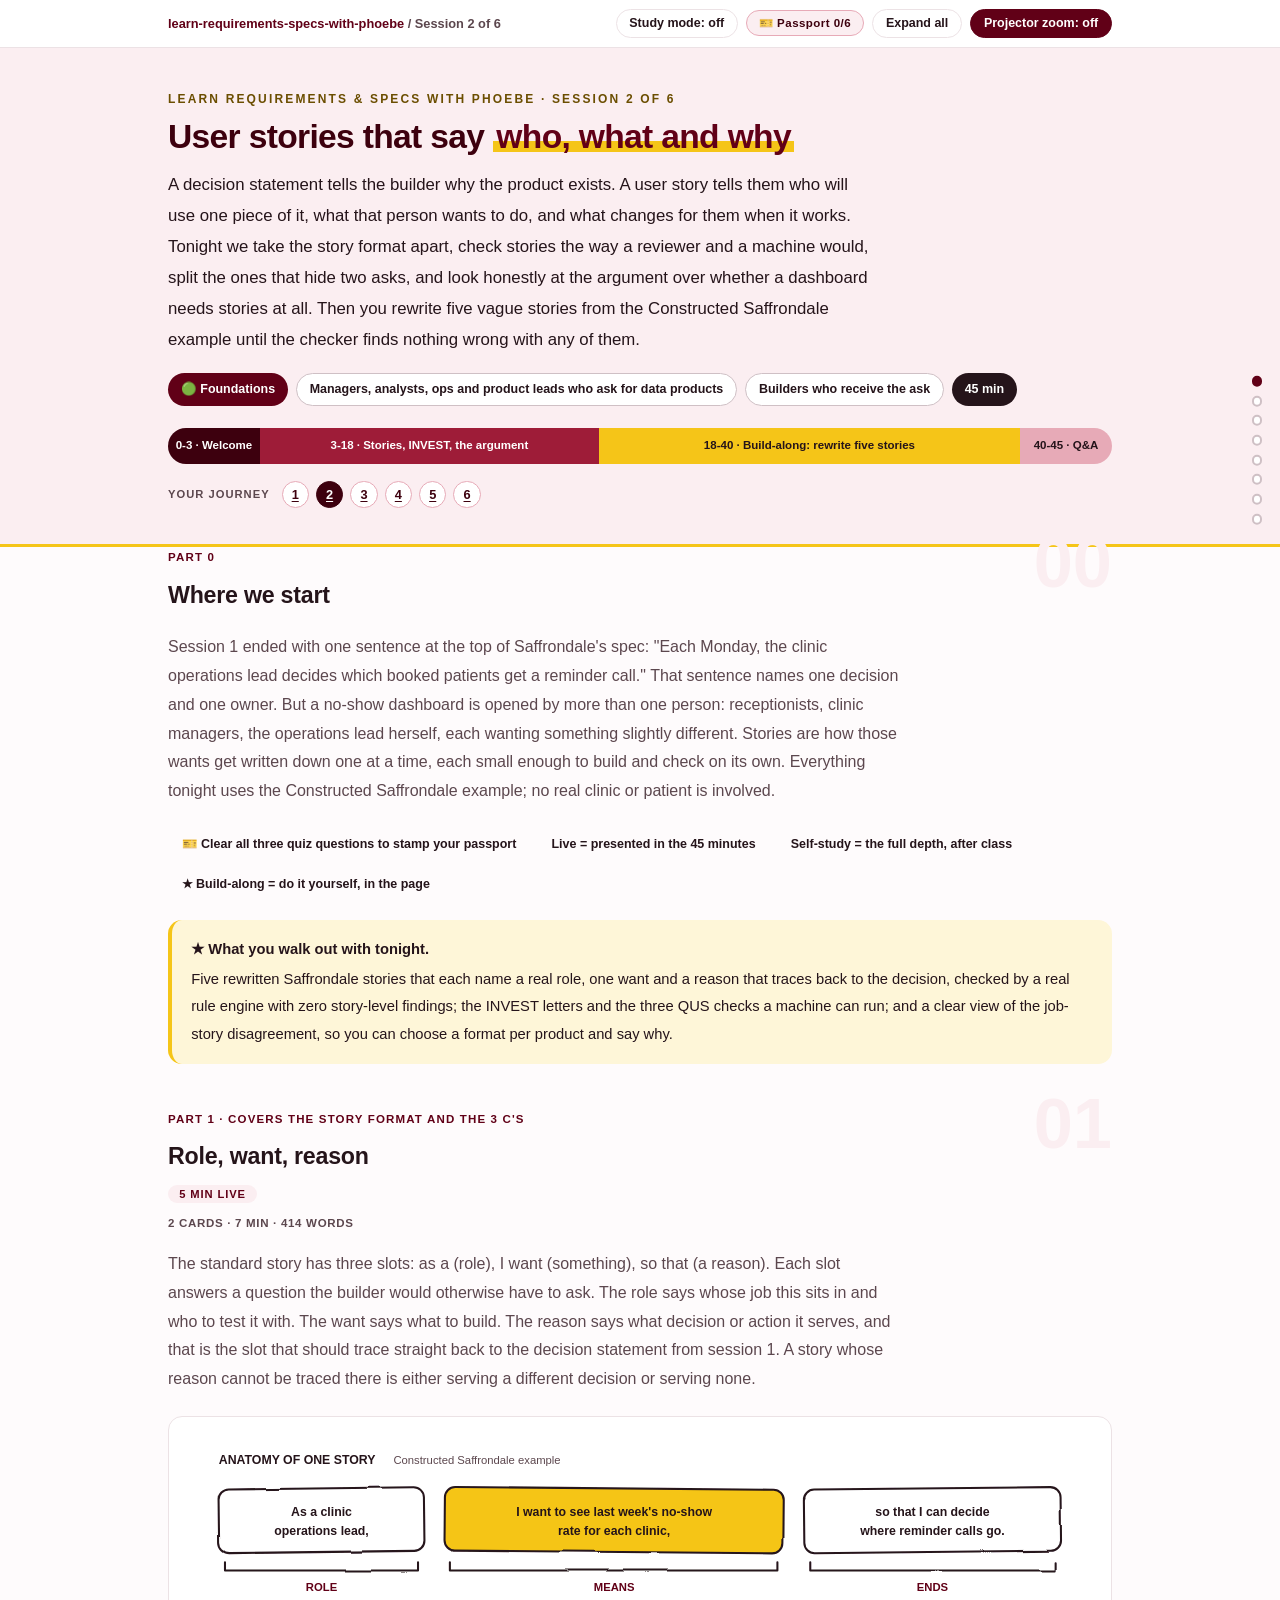
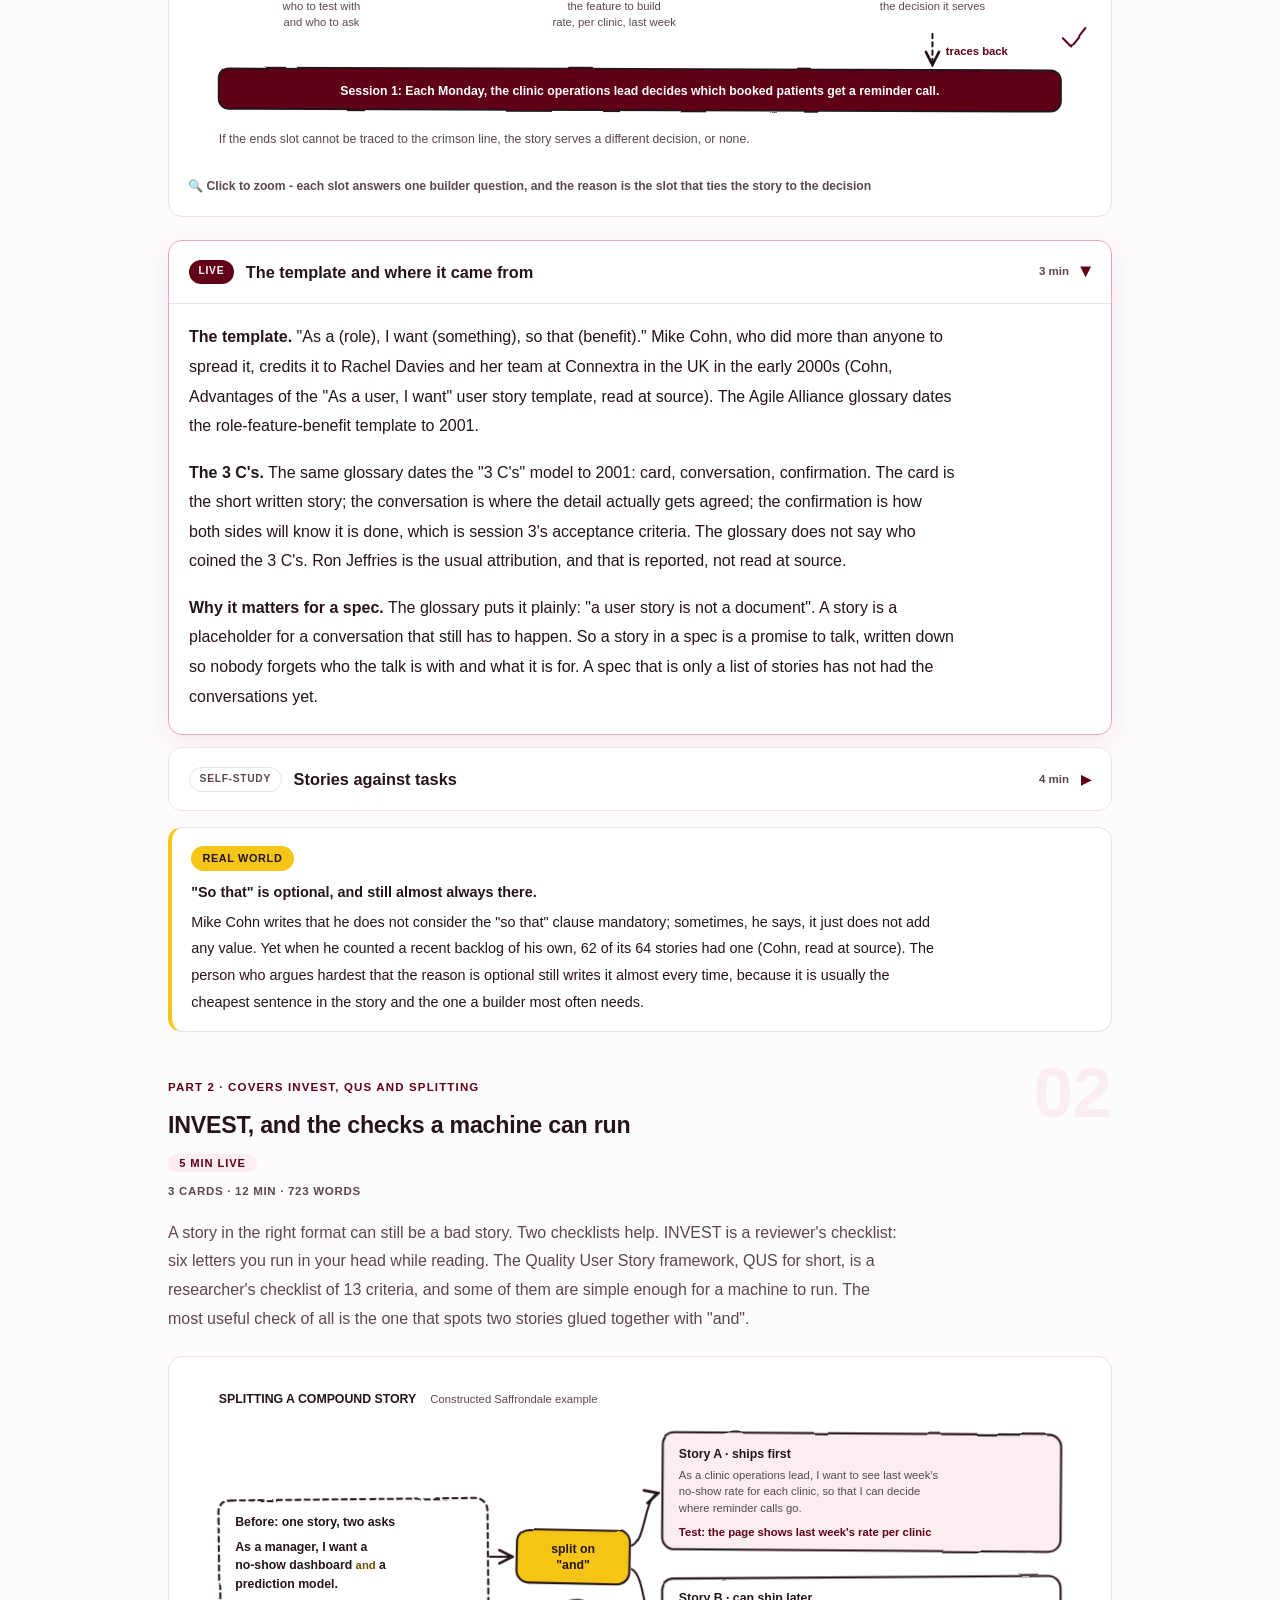
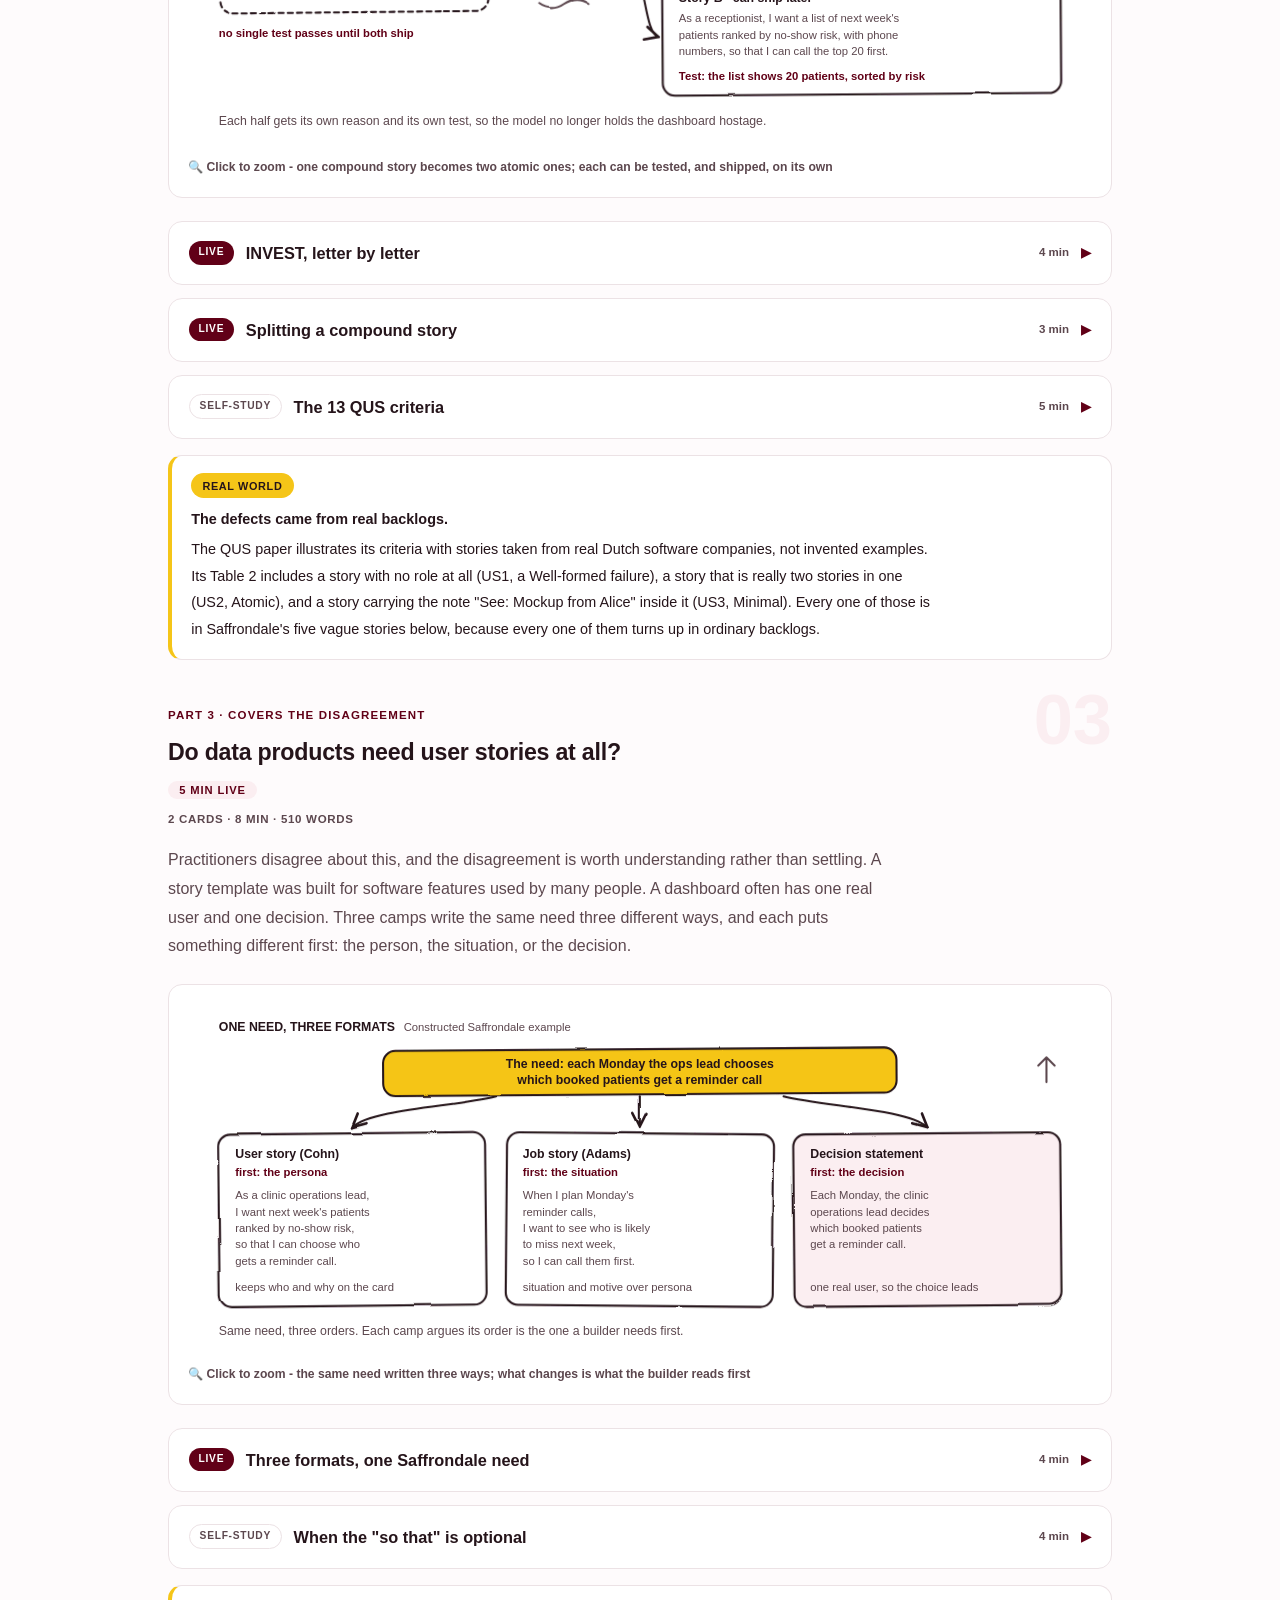
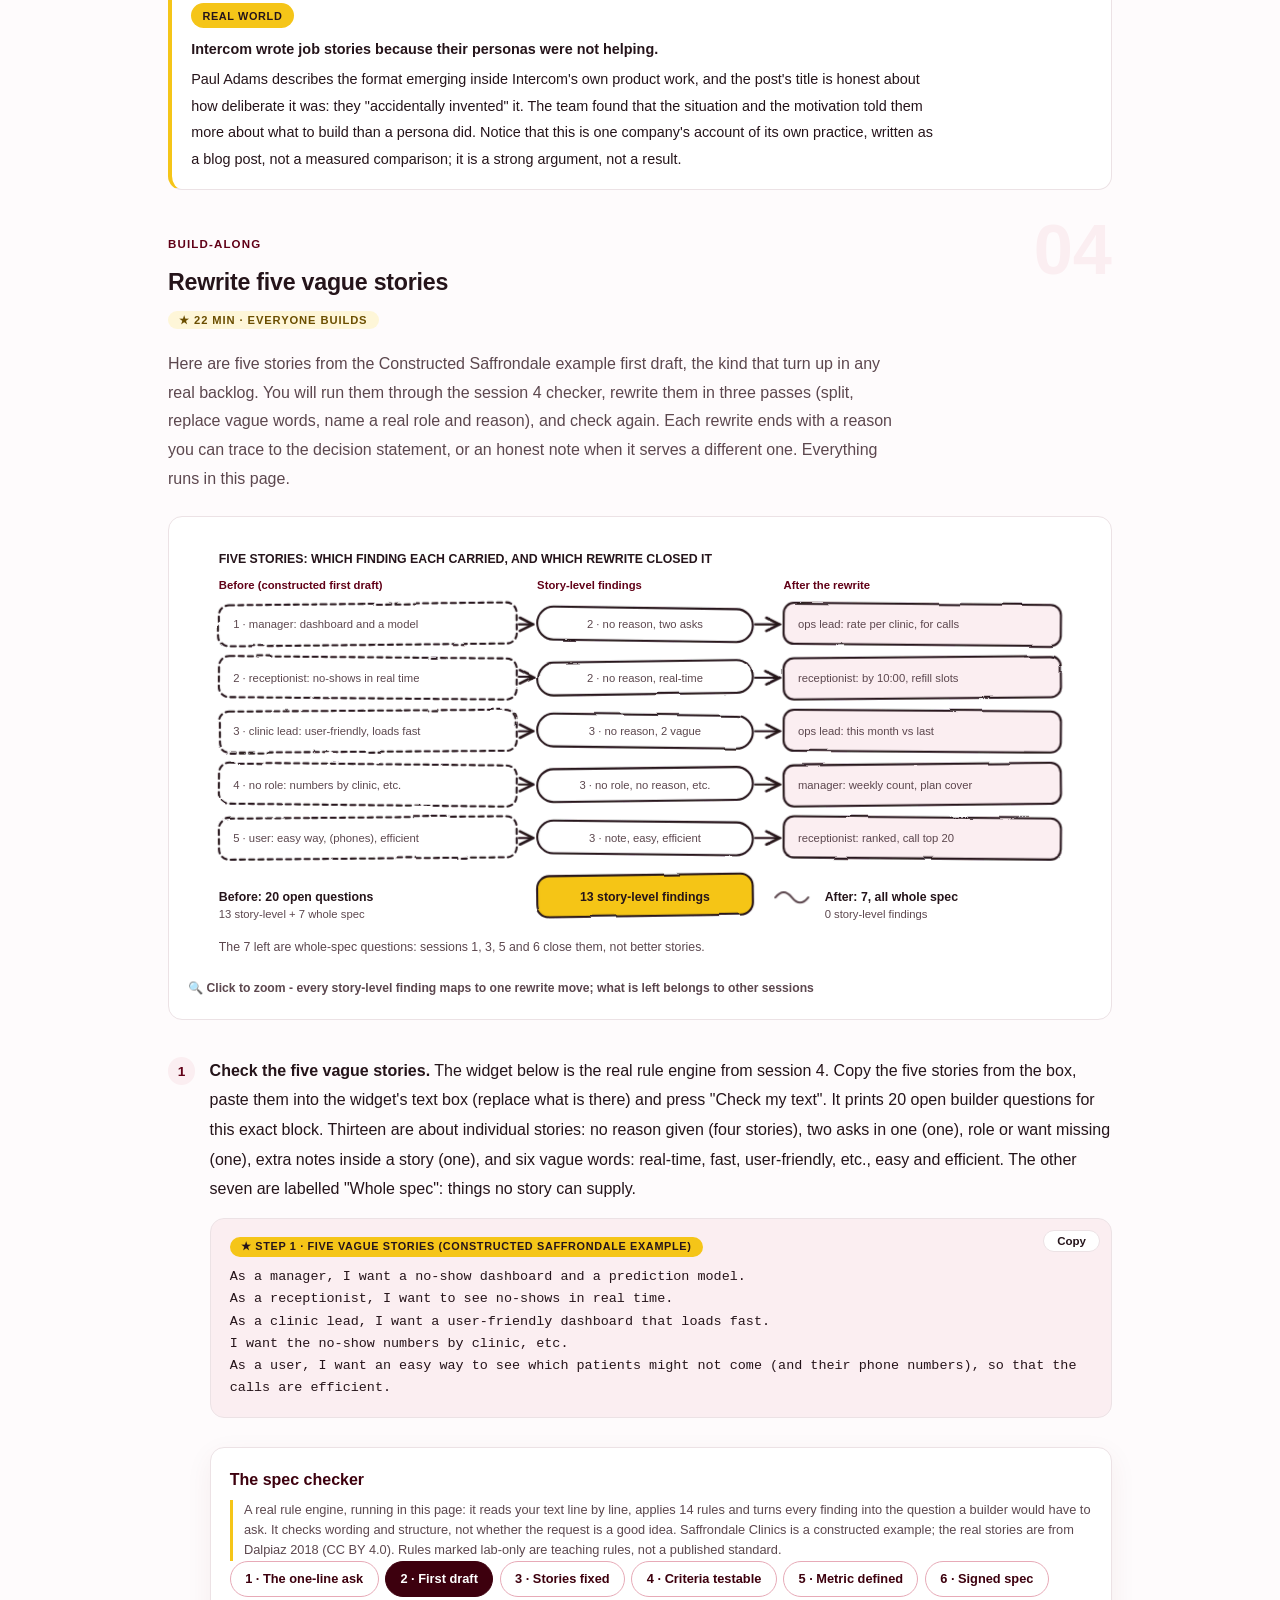
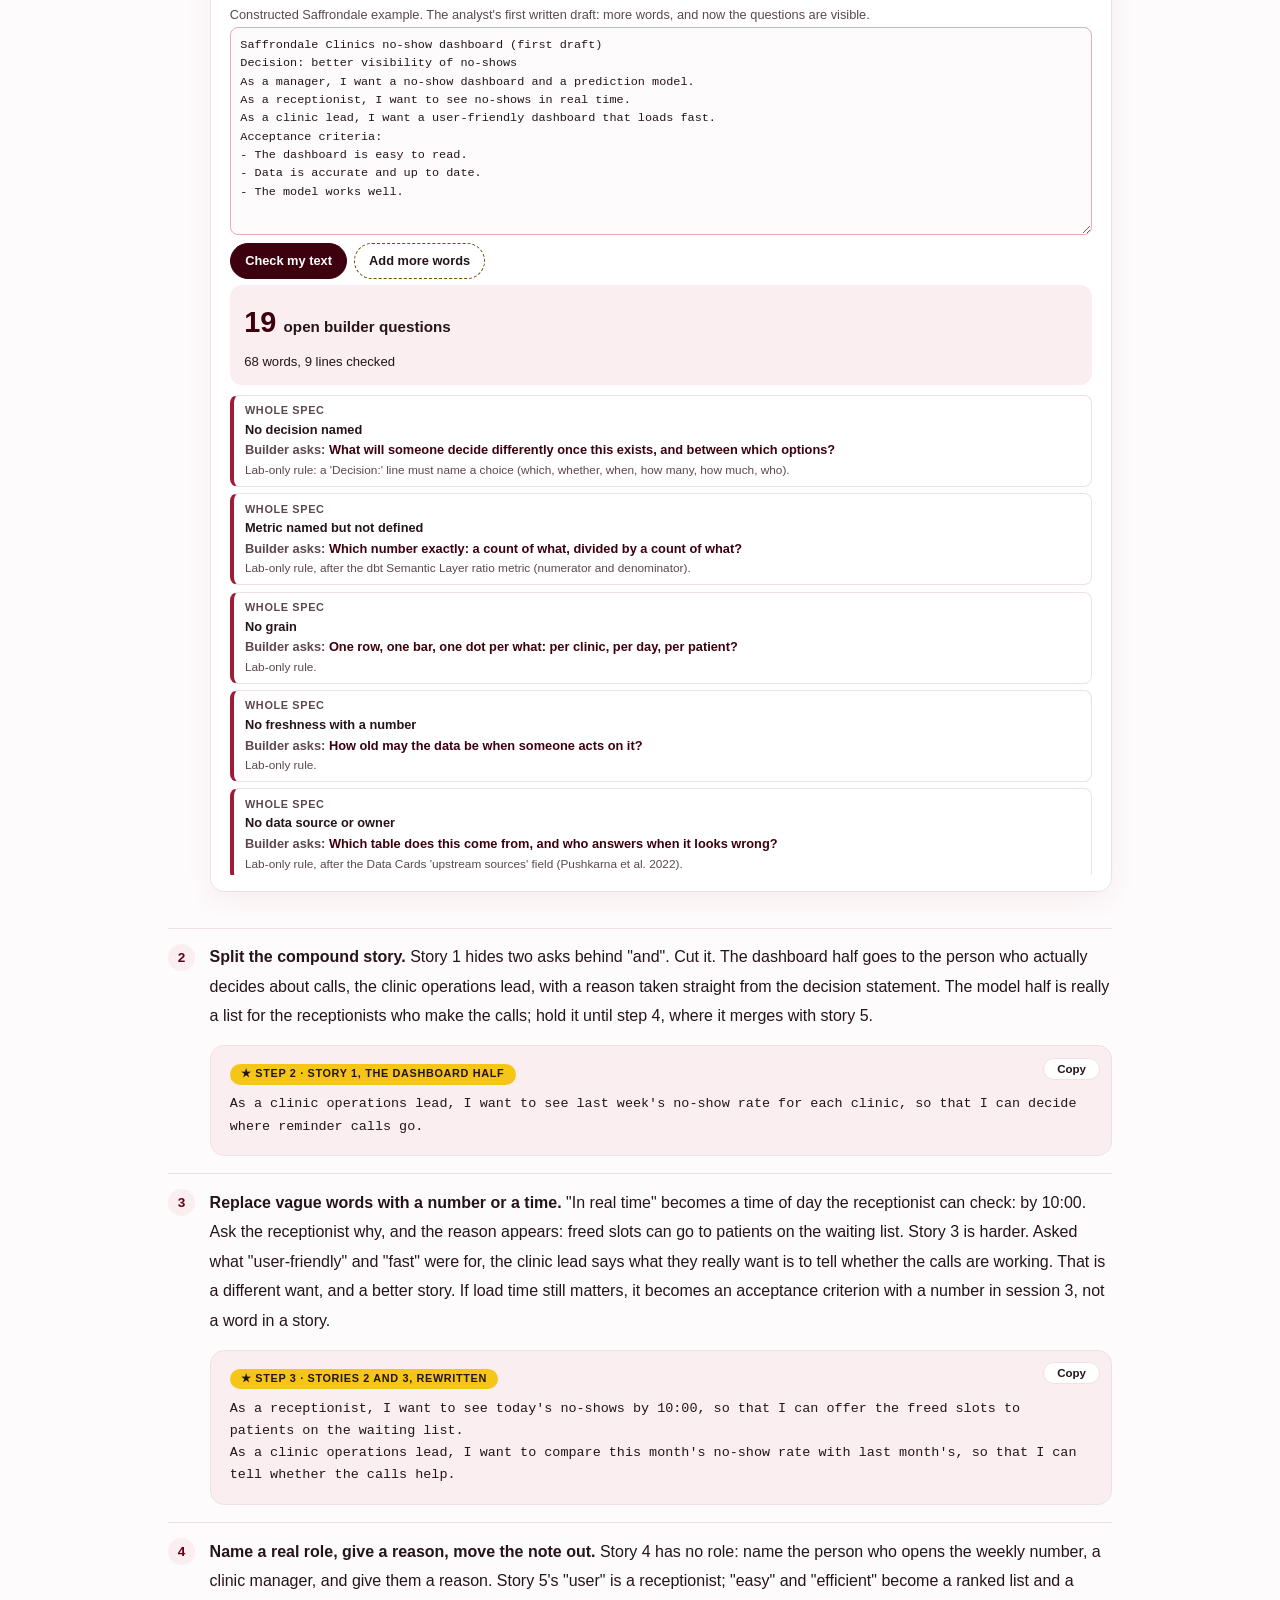
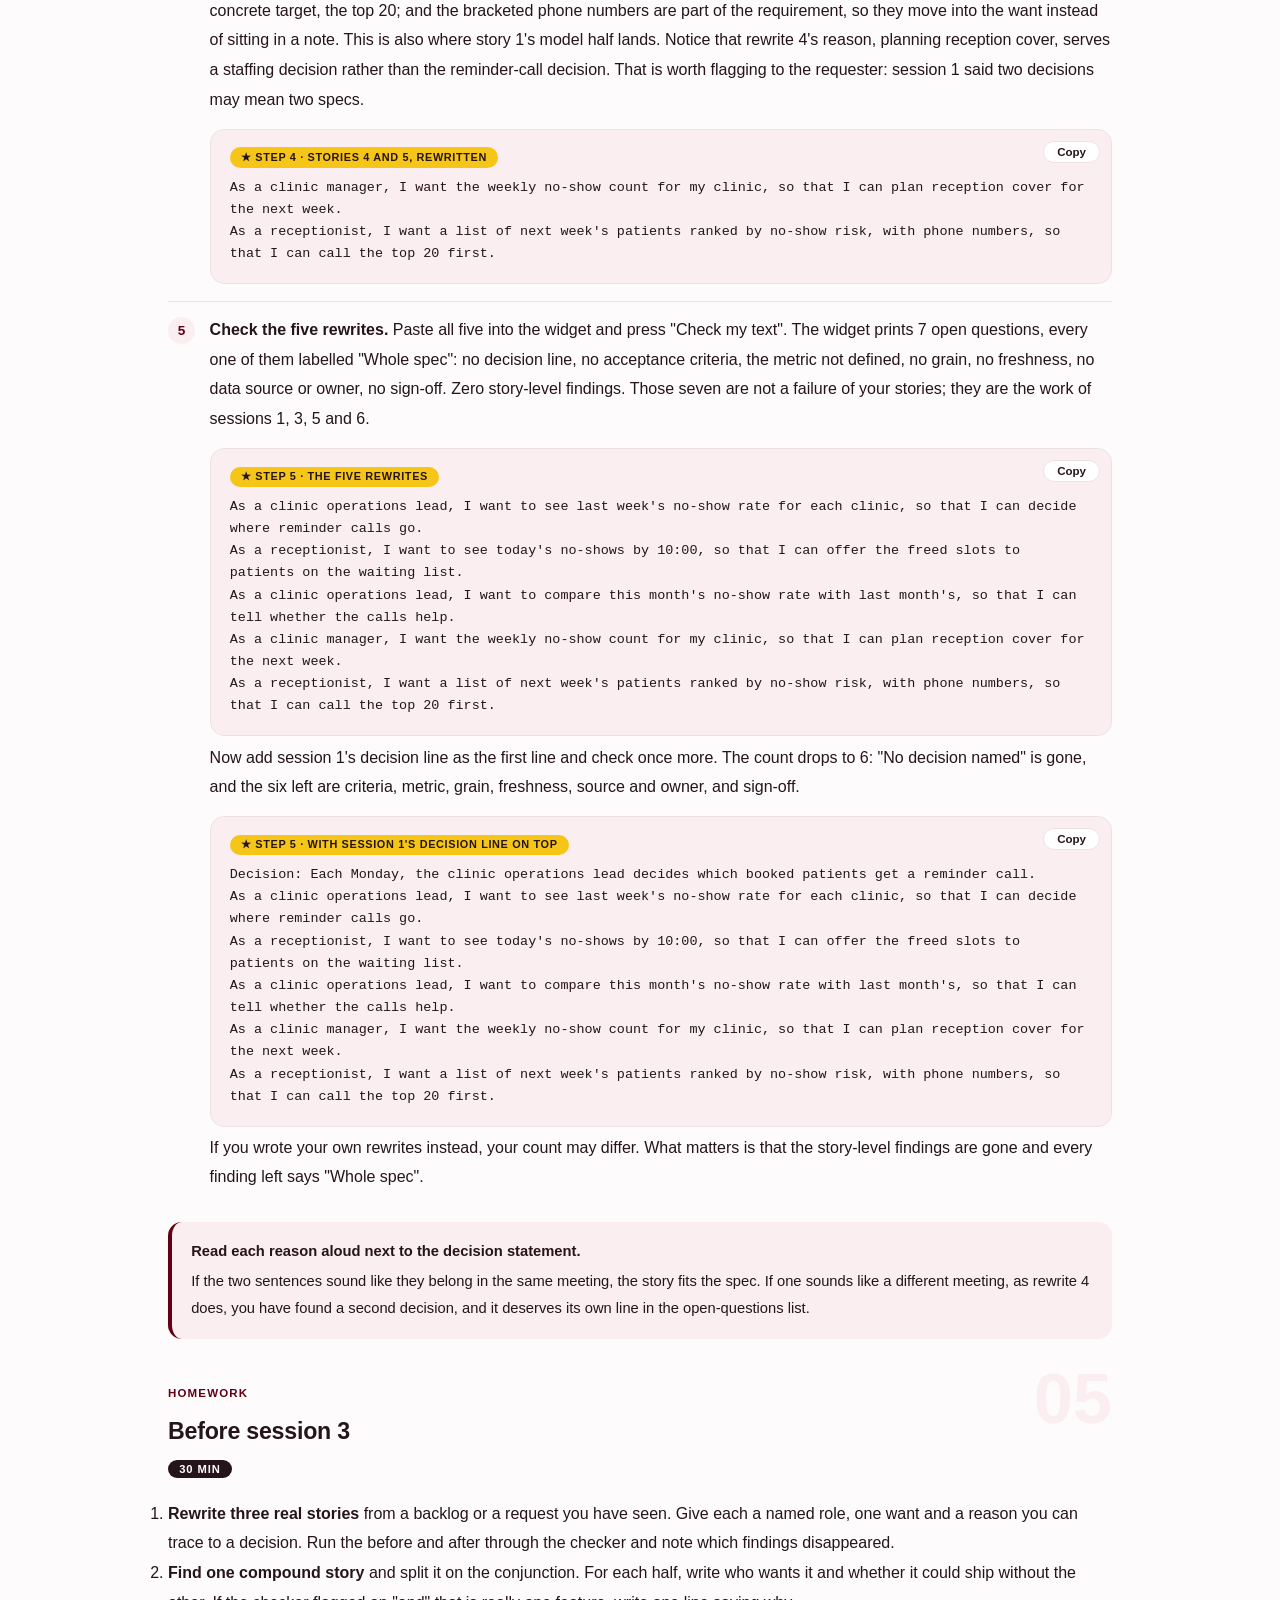
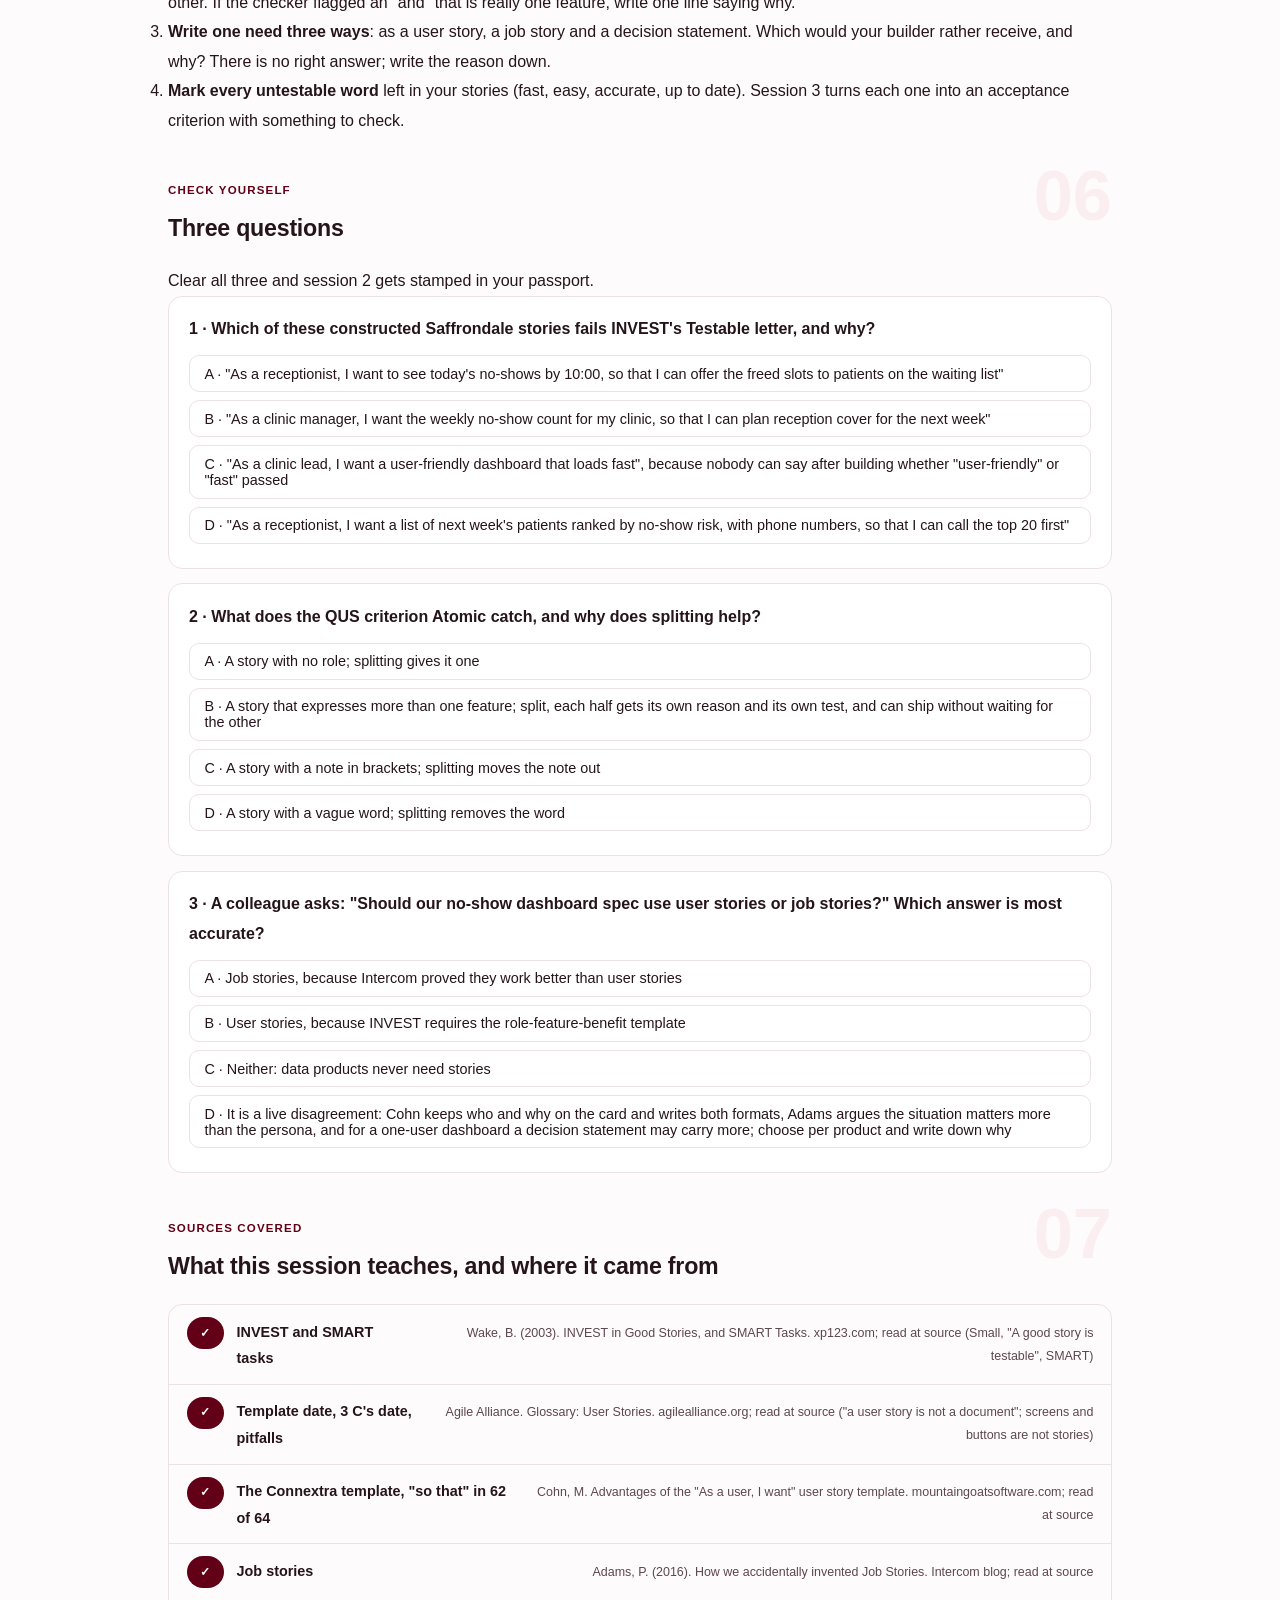
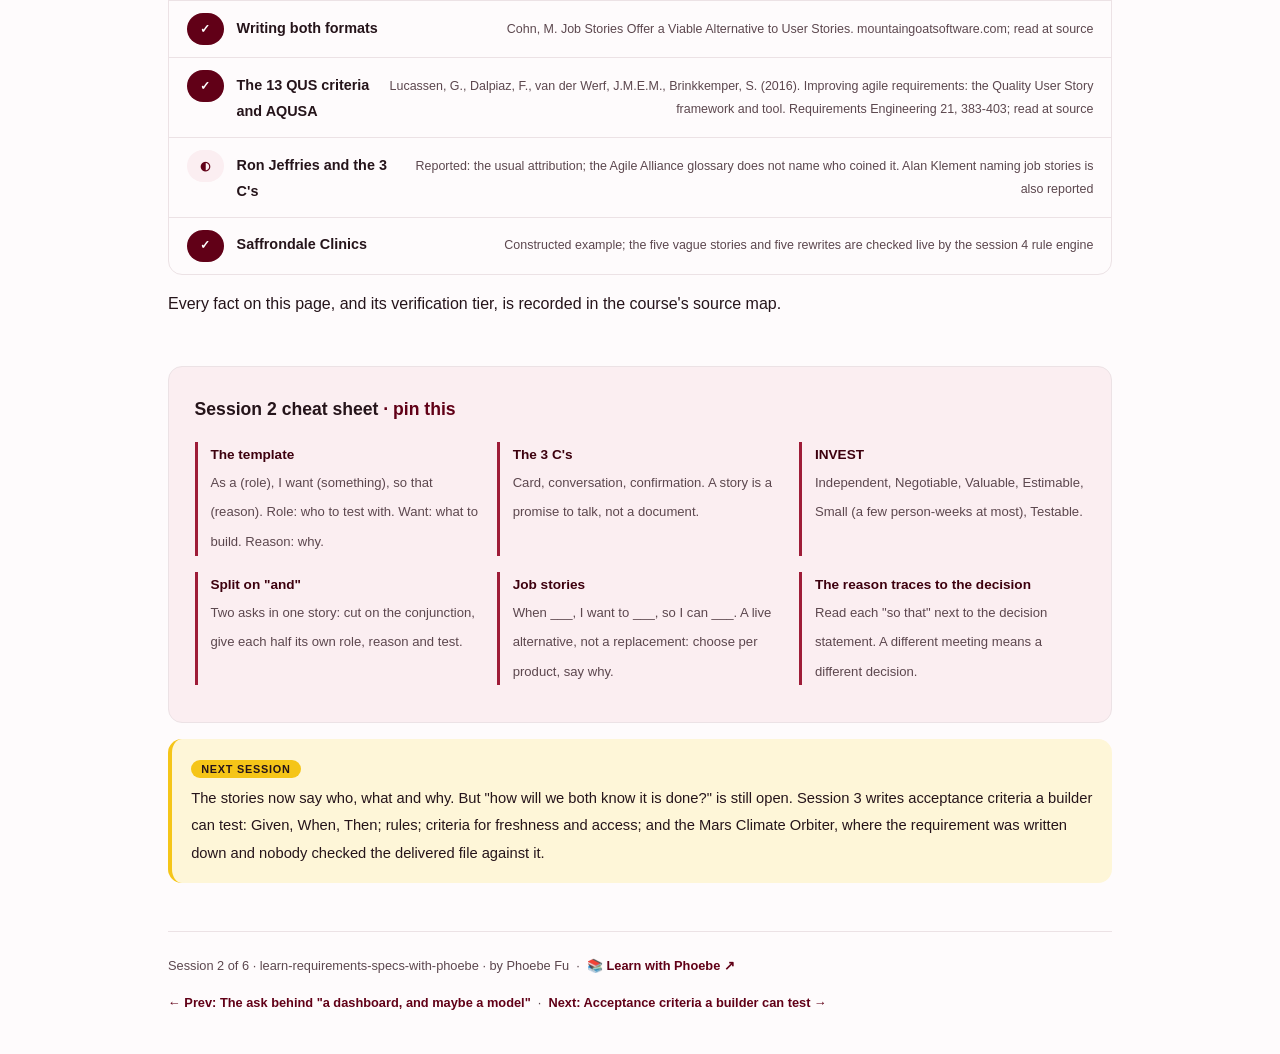
<file: courses/02-user-stories-who-what-why.html>
<!DOCTYPE html>
<html lang="en">
<head>
<meta charset="UTF-8">
<meta name="viewport" content="width=device-width, initial-scale=1.0">
<!-- social:start -->
<meta name="description" content="Session 2 of 6. User stories that say who, what and why: the Connextra template, INVEST, the Quality User Story criteria, splitting a compound story, and the honest argument over whether data products need stories at all. Build-along: rewrite five vague stories from the constructed Saffrondale example.">
<meta property="og:type" content="article">
<meta property="og:site_name" content="Learn with Phoebe">
<meta property="og:title" content="User stories that say who, what and why - learn requirements specs with phoebe">
<meta property="og:description" content="Session 2 of 6. The story template, INVEST, the QUS criteria, splitting, and job stories versus user stories.">
<meta property="og:url" content="https://phoebefu6.github.io/learn-requirements-specs-with-phoebe/courses/02-user-stories-who-what-why.html">
<meta property="og:image" content="https://phoebefu6.github.io/learn-requirements-specs-with-phoebe/assets/og-cover.png">
<meta property="og:image:width" content="1200">
<meta property="og:image:height" content="630">
<meta name="twitter:card" content="summary_large_image">
<meta name="twitter:title" content="User stories that say who, what and why - learn requirements specs with phoebe">
<meta name="twitter:description" content="Session 2 of 6. Role, want, reason; INVEST; splitting; and the job-story argument.">
<meta name="twitter:image" content="https://phoebefu6.github.io/learn-requirements-specs-with-phoebe/assets/og-cover.png">
<!-- social:end -->
<title>Session 2 · User stories that say who, what and why - learn requirements specs with phoebe</title>
<link rel="stylesheet" href="../assets/style.css?v=1">
</head>
<body>

<div class="toolbar">
  <div class="wrap">
    <span class="crumb"><a href="../index.html">learn-requirements-specs-with-phoebe</a> / Session 2 of 6</span>
    <button class="btn" id="toggle-all" type="button">Expand all</button>
    <button class="btn primary" id="zoom-toggle" type="button">Projector zoom: off</button>
  </div>
</div>

<header class="masthead">
  <div class="wrap">
    <div class="eyebrow">Learn Requirements &amp; Specs with Phoebe · Session 2 of 6</div>
    <h1>User stories that say <span class="accent">who, what and why</span></h1>
    <p class="sub">A decision statement tells the builder why the product exists. A user story tells them who will use one piece of it, what that person wants to do, and what changes for them when it works. Tonight we take the story format apart, check stories the way a reviewer and a machine would, split the ones that hide two asks, and look honestly at the argument over whether a dashboard needs stories at all. Then you rewrite five vague stories from the Constructed Saffrondale example until the checker finds nothing wrong with any of them.</p>
    <div class="chip-row">
      <span class="chip level">🟢 Foundations</span>
      <span class="chip audience">Managers, analysts, ops and product leads who ask for data products</span>
      <span class="chip audience">Builders who receive the ask</span>
      <span class="chip time">45 min</span>
    </div>
    <div class="agenda">
      <span class="a1" style="flex:1">0-3 · Welcome</span>
      <span class="a2" style="flex:4">3-18 · Stories, INVEST, the argument</span>
      <span class="a3" style="flex:5">18-40 · Build-along: rewrite five stories</span>
      <span class="a4" style="flex:1">40-45 · Q&amp;A</span>
    </div>
  </div>
</header>

<main class="wrap">

  <section class="section" id="intro">
    <div class="section-kicker">
      <span class="klabel">Part 0</span>
      <h2>Where we start</h2>
    </div>
    <p class="lede">Session 1 ended with one sentence at the top of Saffrondale's spec: "Each Monday, the clinic operations lead decides which booked patients get a reminder call." That sentence names one decision and one owner. But a no-show dashboard is opened by more than one person: receptionists, clinic managers, the operations lead herself, each wanting something slightly different. Stories are how those wants get written down one at a time, each small enough to build and check on its own. Everything tonight uses the Constructed Saffrondale example; no real clinic or patient is involved.</p>

    <div class="legend">
      <span class="pill">🎫 Clear all three quiz questions to stamp your passport</span>
      <span class="pill">Live = presented in the 45 minutes</span>
      <span class="pill">Self-study = the full depth, after class</span>
      <span class="pill">★ Build-along = do it yourself, in the page</span>
    </div>

    <div class="callout win">
      <p><strong>★ What you walk out with tonight.</strong> Five rewritten Saffrondale stories that each name a real role, one want and a reason that traces back to the decision, checked by a real rule engine with zero story-level findings; the INVEST letters and the three QUS checks a machine can run; and a clear view of the job-story disagreement, so you can choose a format per product and say why.</p>
    </div>
  </section>

  <section class="section" id="part-1">
    <div class="section-kicker">
      <span class="klabel">Part 1 · covers the story format and the 3 C's</span>
      <h2>Role, want, reason</h2>
      <span class="tag concept">5 min live</span>
    </div>
    <p class="lede">The standard story has three slots: as a (role), I want (something), so that (a reason). Each slot answers a question the builder would otherwise have to ask. The role says whose job this sits in and who to test it with. The want says what to build. The reason says what decision or action it serves, and that is the slot that should trace straight back to the decision statement from session 1. A story whose reason cannot be traced there is either serving a different decision or serving none.</p>

    <figure class="zoomable">
      <svg viewBox="0 0 880 320" xmlns="http://www.w3.org/2000/svg" role="img" aria-label="One constructed Saffrondale story split into three boxes. Role: as a clinic operations lead, which tells the builder who to test with. Means: I want to see last week's no-show rate for each clinic, which is the feature to build, highlighted. Ends: so that I can decide where reminder calls go, which names the decision it serves. A line runs from the ends box down to the session 1 decision statement: each Monday, the clinic operations lead decides which booked patients get a reminder call.">
        <defs>
          <filter id="s2aSk" x="-3%" y="-3%" width="106%" height="106%"><feTurbulence type="fractalNoise" baseFrequency="0.02" numOctaves="2" seed="52" result="n"/><feDisplacementMap in="SourceGraphic" in2="n" scale="2.4" xChannelSelector="R" yChannelSelector="G"/></filter>
          <pattern id="s2aHc" patternUnits="userSpaceOnUse" width="7" height="7" patternTransform="rotate(-38)"><line x1="0" y1="0" x2="0" y2="7" stroke="#610017" stroke-width="1" opacity=".5"/></pattern>
          <marker id="s2aAr" viewBox="0 0 10 10" refX="9" refY="5" markerWidth="8" markerHeight="8" orient="auto"><path d="M1 1 L9 5 L1 9" fill="none" stroke="#25141A" stroke-width="1.6" stroke-linecap="round"/></marker>
        </defs>
        <style>
          .s2aH { font: 800 12px Inter, sans-serif; fill: #25141A; }
          .s2aL { font: 600 12px Inter, sans-serif; fill: #25141A; }
          .s2aS { font: 400 11px Inter, sans-serif; fill: #5C474E; }
          .s2aA { font: 700 11px Inter, sans-serif; fill: #610017; }
          .s2aW { font: 800 12px Inter, sans-serif; fill: #FFFFFF; }
          .s2aN { font: 400 12px Inter, sans-serif; fill: #5C474E; }
        </style>

        <text class="s2aH" x="30" y="26">ANATOMY OF ONE STORY</text>
        <text class="s2aS" x="200" y="26">Constructed Saffrondale example</text>

        <g filter="url(#s2aSk)" fill="none" stroke="#25141A" stroke-width="2" stroke-linecap="round" stroke-linejoin="round">
          <rect x="30" y="50" width="200" height="62" rx="10" transform="rotate(-0.7 130 81)" fill="#FFFFFF"/>
          <rect x="250" y="50" width="330" height="62" rx="10" transform="rotate(0.5 415 81)" fill="#F5C518"/>
          <rect x="600" y="50" width="250" height="62" rx="10" transform="rotate(-0.6 725 81)" fill="#FFFFFF"/>
          <path d="M36 122 L36 130 L224 130 L224 122"/>
          <path d="M256 122 L256 130 L574 130 L574 122"/>
          <path d="M606 122 L606 130 L844 130 L844 122"/>
          <path d="M725 192 L725 222" stroke-dasharray="4 4" marker-end="url(#s2aAr)"/>
          <rect x="30" y="226" width="820" height="40" rx="10" transform="rotate(0.2 440 246)" fill="#610017"/>
          <path d="M852 196 l8 8 l14 -18" stroke="#610017"/>
        </g>

        <text class="s2aL" x="130" y="77" text-anchor="middle">As a clinic</text>
        <text class="s2aL" x="130" y="95" text-anchor="middle">operations lead,</text>
        <text class="s2aL" x="415" y="77" text-anchor="middle">I want to see last week's no-show</text>
        <text class="s2aL" x="415" y="95" text-anchor="middle">rate for each clinic,</text>
        <text class="s2aL" x="725" y="77" text-anchor="middle">so that I can decide</text>
        <text class="s2aL" x="725" y="95" text-anchor="middle">where reminder calls go.</text>

        <text class="s2aA" x="130" y="150" text-anchor="middle">ROLE</text>
        <text class="s2aA" x="415" y="150" text-anchor="middle">MEANS</text>
        <text class="s2aA" x="725" y="150" text-anchor="middle">ENDS</text>
        <text class="s2aS" x="130" y="168" text-anchor="middle">who to test with</text>
        <text class="s2aS" x="415" y="168" text-anchor="middle">the feature to build</text>
        <text class="s2aS" x="725" y="168" text-anchor="middle">the decision it serves</text>
        <text class="s2aS" x="130" y="184" text-anchor="middle">and who to ask</text>
        <text class="s2aS" x="415" y="184" text-anchor="middle">rate, per clinic, last week</text>
        <text class="s2aA" x="738" y="212">traces back</text>

        <text class="s2aW" x="440" y="251" text-anchor="middle">Session 1: Each Monday, the clinic operations lead decides which booked patients get a reminder call.</text>
        <text class="s2aN" x="30" y="298">If the ends slot cannot be traced to the crimson line, the story serves a different decision, or none.</text>
      </svg>
      <figcaption>🔍 Click to zoom - each slot answers one builder question, and the reason is the slot that ties the story to the decision</figcaption>
    </figure>

    <details class="card" open>
      <summary><span class="mode live">Live</span>The template and where it came from<span class="mini">3 min</span><span class="caret">▶</span></summary>
      <div class="body">
        <p><strong>The template.</strong> "As a (role), I want (something), so that (benefit)." Mike Cohn, who did more than anyone to spread it, credits it to Rachel Davies and her team at Connextra in the UK in the early 2000s (Cohn, Advantages of the "As a user, I want" user story template, read at source). The Agile Alliance glossary dates the role-feature-benefit template to 2001.</p>
        <p><strong>The 3 C's.</strong> The same glossary dates the "3 C's" model to 2001: card, conversation, confirmation. The card is the short written story; the conversation is where the detail actually gets agreed; the confirmation is how both sides will know it is done, which is session 3's acceptance criteria. The glossary does not say who coined the 3 C's. Ron Jeffries is the usual attribution, and that is reported, not read at source.</p>
        <p><strong>Why it matters for a spec.</strong> The glossary puts it plainly: "a user story is not a document". A story is a placeholder for a conversation that still has to happen. So a story in a spec is a promise to talk, written down so nobody forgets who the talk is with and what it is for. A spec that is only a list of stories has not had the conversations yet.</p>
      </div>
    </details>

    <details class="card">
      <summary><span class="mode self">Self-study</span>Stories against tasks<span class="mini">4 min</span><span class="caret">▶</span></summary>
      <div class="body">
        <p>Bill Wake's 2003 article that gave us INVEST (Part 2) has a second half that is easy to miss: SMART tasks. A task is Specific, Measurable, Achievable, Relevant and Time-boxed (Wake, 2003, read at source).</p>
        <p>The split is clean. <strong>A story is the who, what and why</strong>, written in the requester's language, and it belongs in the spec. <strong>Tasks are how the builder splits the work</strong>: "add the clinic filter", "write the weekly rollup", "schedule the Monday refresh". They belong in the builder's plan, whatever ticket tool the team uses, and the requester should never have to read them.</p>
        <p>The Agile Alliance glossary lists a related pitfall: writing stories about screens, dialog boxes and buttons. "A dropdown with all six clinics" is a design choice, not a user story. The story is "as a clinic manager, I want my own clinic's weekly count"; whether that arrives as a dropdown, a link or an email is the builder's call, guided by the conversation.</p>
        <table class="clean">
          <tr><th>Written as</th><th>Example (constructed)</th><th>Belongs in</th></tr>
          <tr><td>Story</td><td>As a receptionist, I want today's no-shows by 10:00, so that I can offer the freed slots</td><td>The spec</td></tr>
          <tr><td>Task</td><td>Load yesterday's appointments by 06:00; add a "today" view</td><td>The builder's plan</td></tr>
          <tr><td>UI element</td><td>A red badge next to each no-show</td><td>Neither, yet: a conversation</td></tr>
        </table>
      </div>
    </details>

    <div class="callout example">
      <span class="ex-pill">Real world</span>
      <p><strong>"So that" is optional, and still almost always there.</strong> Mike Cohn writes that he does not consider the "so that" clause mandatory; sometimes, he says, it just does not add any value. Yet when he counted a recent backlog of his own, 62 of its 64 stories had one (Cohn, read at source). The person who argues hardest that the reason is optional still writes it almost every time, because it is usually the cheapest sentence in the story and the one a builder most often needs.</p>
    </div>
  </section>

  <section class="section" id="part-2">
    <div class="section-kicker">
      <span class="klabel">Part 2 · covers INVEST, QUS and splitting</span>
      <h2>INVEST, and the checks a machine can run</h2>
      <span class="tag concept">5 min live</span>
    </div>
    <p class="lede">A story in the right format can still be a bad story. Two checklists help. INVEST is a reviewer's checklist: six letters you run in your head while reading. The Quality User Story framework, QUS for short, is a researcher's checklist of 13 criteria, and some of them are simple enough for a machine to run. The most useful check of all is the one that spots two stories glued together with "and".</p>

    <figure class="zoomable">
      <svg viewBox="0 0 880 360" xmlns="http://www.w3.org/2000/svg" role="img" aria-label="On the left, a dashed Before box: as a manager, I want a no-show dashboard and a prediction model, where no single test passes until both ship. It splits on the word and into two atomic stories. Story A, ships first: as a clinic operations lead, I want to see last week's no-show rate for each clinic, so that I can decide where reminder calls go, tested by the page showing the rate per clinic. Story B, can ship later: as a receptionist, I want a list of next week's patients ranked by no-show risk, with phone numbers, so that I can call the top 20 first, tested by the list showing 20 patients sorted by risk.">
        <defs>
          <filter id="s2bSk" x="-3%" y="-3%" width="106%" height="106%"><feTurbulence type="fractalNoise" baseFrequency="0.02" numOctaves="2" seed="61" result="n"/><feDisplacementMap in="SourceGraphic" in2="n" scale="2.4" xChannelSelector="R" yChannelSelector="G"/></filter>
          <pattern id="s2bHc" patternUnits="userSpaceOnUse" width="7" height="7" patternTransform="rotate(-38)"><line x1="0" y1="0" x2="0" y2="7" stroke="#610017" stroke-width="1" opacity=".5"/></pattern>
          <marker id="s2bAr" viewBox="0 0 10 10" refX="9" refY="5" markerWidth="8" markerHeight="8" orient="auto"><path d="M1 1 L9 5 L1 9" fill="none" stroke="#25141A" stroke-width="1.6" stroke-linecap="round"/></marker>
        </defs>
        <style>
          .s2bH { font: 800 12px Inter, sans-serif; fill: #25141A; }
          .s2bL { font: 600 12px Inter, sans-serif; fill: #25141A; }
          .s2bS { font: 400 11px Inter, sans-serif; fill: #5C474E; }
          .s2bB { font: 800 11px Inter, sans-serif; fill: #6B4E00; }
          .s2bA { font: 700 11px Inter, sans-serif; fill: #610017; }
          .s2bN { font: 400 12px Inter, sans-serif; fill: #5C474E; }
        </style>

        <text class="s2bH" x="30" y="26">SPLITTING A COMPOUND STORY</text>
        <text class="s2bS" x="236" y="26">Constructed Saffrondale example</text>

        <g filter="url(#s2bSk)" fill="none" stroke="#25141A" stroke-width="2" stroke-linecap="round" stroke-linejoin="round">
          <rect x="30" y="120" width="262" height="110" rx="12" transform="rotate(-0.6 161 175)" fill="#FFFFFF" stroke-dasharray="5 4"/>
          <rect x="320" y="150" width="110" height="52" rx="12" transform="rotate(1.2 375 176)" fill="#F5C518"/>
          <rect x="462" y="56" width="388" height="114" rx="12" transform="rotate(0.4 656 113)" fill="#FBEEF1"/>
          <rect x="462" y="196" width="388" height="114" rx="12" transform="rotate(-0.4 656 253)" fill="#FFFFFF"/>
          <path d="M294 176 L316 176" marker-end="url(#s2bAr)"/>
          <path d="M432 166 C446 160 444 118 458 114" marker-end="url(#s2bAr)"/>
          <path d="M432 188 C446 194 444 250 458 254" marker-end="url(#s2bAr)"/>
          <path d="M342 222 q12 8 24 0 q12 -8 24 0" stroke="#5C474E"/>
        </g>

        <text class="s2bH" x="46" y="146">Before: one story, two asks</text>
        <text class="s2bL" x="46" y="170">As a manager, I want a</text>
        <text class="s2bL" x="46" y="188">no-show dashboard <tspan class="s2bB">and</tspan> a</text>
        <text class="s2bL" x="46" y="206">prediction model.</text>
        <text class="s2bA" x="30" y="254">no single test passes until both ship</text>

        <text class="s2bH" x="375" y="172" text-anchor="middle">split on</text>
        <text class="s2bH" x="375" y="188" text-anchor="middle">"and"</text>

        <text class="s2bH" x="478" y="80">Story A · ships first</text>
        <text class="s2bS" x="478" y="100">As a clinic operations lead, I want to see last week's</text>
        <text class="s2bS" x="478" y="116">no-show rate for each clinic, so that I can decide</text>
        <text class="s2bS" x="478" y="132">where reminder calls go.</text>
        <text class="s2bA" x="478" y="156">Test: the page shows last week's rate per clinic</text>

        <text class="s2bH" x="478" y="220">Story B · can ship later</text>
        <text class="s2bS" x="478" y="240">As a receptionist, I want a list of next week's</text>
        <text class="s2bS" x="478" y="256">patients ranked by no-show risk, with phone</text>
        <text class="s2bS" x="478" y="272">numbers, so that I can call the top 20 first.</text>
        <text class="s2bA" x="478" y="296">Test: the list shows 20 patients, sorted by risk</text>

        <text class="s2bN" x="30" y="340">Each half gets its own reason and its own test, so the model no longer holds the dashboard hostage.</text>
      </svg>
      <figcaption>🔍 Click to zoom - one compound story becomes two atomic ones; each can be tested, and shipped, on its own</figcaption>
    </figure>

    <details class="card">
      <summary><span class="mode live">Live</span>INVEST, letter by letter<span class="mini">4 min</span><span class="caret">▶</span></summary>
      <div class="body">
        <p>Bill Wake published INVEST in 2003 (Wake, INVEST in Good Stories, and SMART Tasks, read at source). Six letters, each a question you ask of one story:</p>
        <table class="clean">
          <tr><th>Letter</th><th>The question</th><th>A Saffrondale story that fails it (constructed)</th></tr>
          <tr><td><strong>I</strong>ndependent</td><td>Can it be built and shipped without waiting on another story?</td><td>"A dashboard and a prediction model": the dashboard waits for the model</td></tr>
          <tr><td><strong>N</strong>egotiable</td><td>Is the detail still open for the conversation, rather than fixed in advance?</td><td>A story that dictates the chart type and the colours</td></tr>
          <tr><td><strong>V</strong>aluable</td><td>Does someone outside the build team get something from it?</td><td>"Migrate the appointments table": a task, not a story</td></tr>
          <tr><td><strong>E</strong>stimable</td><td>Could a builder give a rough size for it?</td><td>"Predict who will not come", with no data source named</td></tr>
          <tr><td><strong>S</strong>mall</td><td>Is it at most a few person-weeks of work?</td><td>"The whole no-show reporting suite"</td></tr>
          <tr><td><strong>T</strong>estable</td><td>Could you say, after building, whether it passed?</td><td>"A user-friendly dashboard that loads fast"</td></tr>
        </table>
        <p>Wake's own words for the last letter are short: "A good story is testable." That one letter is the bridge to session 3, where untestable wants become acceptance criteria with numbers in them.</p>
        <p><strong>One naming trap.</strong> Lucassen and colleagues, in the QUS paper below, expand the S as "Scalable". Wake's article says Small, and Small is the word to use: it is a size limit, and it is what makes splitting necessary.</p>
      </div>
    </details>

    <details class="card">
      <summary><span class="mode live">Live</span>Splitting a compound story<span class="mini">3 min</span><span class="caret">▶</span></summary>
      <div class="body">
        <p>The QUS criterion Atomic says a story expresses exactly one feature. The tell is almost always a conjunction in the want: "and", "or", "&amp;", "+". Saffrondale's first draft has the classic case: "As a manager, I want a no-show dashboard and a prediction model."</p>
        <p>Glued together, the two halves fail three INVEST letters at once. They are not Independent (the dashboard waits for the model), not Small (a model is weeks of work on its own), and not Testable as one unit (no single test passes until both ship). Split, each half gets its own role, its own reason and its own test, as the figure shows. The dashboard story can ship in the first fortnight; the model story can wait until the data side is settled in session 5, and nobody is blocked in the meantime.</p>
        <p><strong>How to split.</strong> Cut on the conjunction. Then ask, for each half: who wants this one, and why? Often the two halves turn out to belong to different people. Here the dashboard serves the operations lead and the ranked list serves the receptionists, which was invisible while "a manager" wanted both.</p>
        <p><strong>An honest warning about the checker.</strong> The checker's "Two asks in one story" rule looks for " and " or " or " anywhere in the story. It does not parse both sides, the way the AQUSA tool does, so it over-flags: "ranked by risk and by clinic" is one feature with two sort keys, and it would still fire. Even AQUSA's more careful Atomic check had a precision of 51.18% in its evaluation (Lucassen et al., 2016). Treat the finding as a question to answer, not a verdict.</p>
      </div>
    </details>

    <details class="card">
      <summary><span class="mode self">Self-study</span>The 13 QUS criteria<span class="mini">5 min</span><span class="caret">▶</span></summary>
      <div class="body">
        <p>Lucassen, Dalpiaz, van der Werf and Brinkkemper (Improving agile requirements: the Quality User Story framework and tool, Requirements Engineering 21, 383-403, 2016) list 13 criteria in three groups:</p>
        <table class="clean">
          <tr><th>Group</th><th>Criteria</th><th>What the group checks</th></tr>
          <tr><td>Syntactic</td><td>Well-formed, Atomic, Minimal</td><td>The shape of one story: role and means present, one feature, nothing extra</td></tr>
          <tr><td>Semantic</td><td>Conceptually sound, Problem-oriented, Unambiguous, Conflict-free</td><td>What the words mean: the problem not the solution, no double meanings, no clashes</td></tr>
          <tr><td>Pragmatic</td><td>Full sentence, Estimatable, Unique, Uniform, Independent, Complete</td><td>The set of stories as a whole: no duplicates, one format, no gaps</td></tr>
        </table>
        <p>Their tool, AQUSA, runs the syntactic criteria and some pragmatic ones, and deliberately leaves out the semantic group, because those "require deep understanding of requirements' content". That is the honest limit of any lint for stories: the defects that hurt most, like ambiguity, are the ones a machine struggles with.</p>
        <p><strong>What the session 4 checker runs.</strong> Three syntactic checks: Well-formed ("Story lacks a role or a want"), Atomic ("Two asks in one story", simpler than AQUSA's) and Minimal ("Extra notes inside the story": text in brackets or after a full stop, a spaced hyphen or an asterisk). Plus a vague-word list modelled on Unambiguous: words like fast, real-time, user-friendly, easy, efficient and "etc.", each paired with the question a builder would ask. The word list is the checker's own, not part of QUS. A sixth story rule, "Story gives no reason", is labelled lab-only, for reasons Part 3 explains.</p>
      </div>
    </details>

    <div class="callout example">
      <span class="ex-pill">Real world</span>
      <p><strong>The defects came from real backlogs.</strong> The QUS paper illustrates its criteria with stories taken from real Dutch software companies, not invented examples. Its Table 2 includes a story with no role at all (US1, a Well-formed failure), a story that is really two stories in one (US2, Atomic), and a story carrying the note "See: Mockup from Alice" inside it (US3, Minimal). Every one of those is in Saffrondale's five vague stories below, because every one of them turns up in ordinary backlogs.</p>
    </div>
  </section>

  <section class="section" id="part-3">
    <div class="section-kicker">
      <span class="klabel">Part 3 · covers the disagreement</span>
      <h2>Do data products need user stories at all?</h2>
      <span class="tag concept">5 min live</span>
    </div>
    <p class="lede">Practitioners disagree about this, and the disagreement is worth understanding rather than settling. A story template was built for software features used by many people. A dashboard often has one real user and one decision. Three camps write the same need three different ways, and each puts something different first: the person, the situation, or the decision.</p>

    <figure class="zoomable">
      <svg viewBox="0 0 880 340" xmlns="http://www.w3.org/2000/svg" role="img" aria-label="One constructed Saffrondale need, the operations lead choosing who gets a reminder call each Monday, written three ways. User story, Cohn's camp: as a clinic operations lead, I want next week's patients ranked by no-show risk, so that I can choose who gets a reminder call; it puts the persona first. Job story, Adams's camp: when I plan Monday's reminder calls, I want to see who is likely to miss next week, so I can call them first; it puts the situation first. Decision statement: each Monday, the clinic operations lead decides which booked patients get a reminder call; it puts the decision first.">
        <defs>
          <filter id="s2cSk" x="-3%" y="-3%" width="106%" height="106%"><feTurbulence type="fractalNoise" baseFrequency="0.02" numOctaves="2" seed="73" result="n"/><feDisplacementMap in="SourceGraphic" in2="n" scale="2.4" xChannelSelector="R" yChannelSelector="G"/></filter>
          <pattern id="s2cHc" patternUnits="userSpaceOnUse" width="7" height="7" patternTransform="rotate(-38)"><line x1="0" y1="0" x2="0" y2="7" stroke="#610017" stroke-width="1" opacity=".5"/></pattern>
          <marker id="s2cAr" viewBox="0 0 10 10" refX="9" refY="5" markerWidth="8" markerHeight="8" orient="auto"><path d="M1 1 L9 5 L1 9" fill="none" stroke="#25141A" stroke-width="1.6" stroke-linecap="round"/></marker>
        </defs>
        <style>
          .s2cH { font: 800 12px Inter, sans-serif; fill: #25141A; }
          .s2cL { font: 600 12px Inter, sans-serif; fill: #25141A; }
          .s2cS { font: 400 11px Inter, sans-serif; fill: #5C474E; }
          .s2cA { font: 700 11px Inter, sans-serif; fill: #610017; }
          .s2cN { font: 400 12px Inter, sans-serif; fill: #5C474E; }
        </style>

        <text class="s2cH" x="30" y="26">ONE NEED, THREE FORMATS</text>
        <text class="s2cS" x="210" y="26">Constructed Saffrondale example</text>

        <g filter="url(#s2cSk)" fill="none" stroke="#25141A" stroke-width="2" stroke-linecap="round" stroke-linejoin="round">
          <rect x="190" y="44" width="500" height="44" rx="12" transform="rotate(-0.4 440 66)" fill="#F5C518"/>
          <path d="M300 90 C260 100 180 102 160 120" marker-end="url(#s2cAr)"/>
          <path d="M440 90 L440 120" marker-end="url(#s2cAr)"/>
          <path d="M580 90 C620 100 700 102 720 120" marker-end="url(#s2cAr)"/>
          <rect x="30" y="126" width="260" height="168" rx="12" transform="rotate(-0.6 160 210)" fill="#FFFFFF"/>
          <rect x="310" y="126" width="260" height="168" rx="12" transform="rotate(0.5 440 210)" fill="#FFFFFF"/>
          <rect x="590" y="126" width="260" height="168" rx="12" transform="rotate(-0.5 720 210)" fill="#FBEEF1"/>
          <path d="M836 52 l0 24 M828 60 l8 -8 l8 8" stroke="#5C474E"/>
        </g>

        <text class="s2cL" x="440" y="62" text-anchor="middle">The need: each Monday the ops lead chooses</text>
        <text class="s2cL" x="440" y="78" text-anchor="middle">which booked patients get a reminder call</text>

        <text class="s2cH" x="46" y="150">User story (Cohn)</text>
        <text class="s2cA" x="46" y="168">first: the persona</text>
        <text class="s2cS" x="46" y="190">As a clinic operations lead,</text>
        <text class="s2cS" x="46" y="206">I want next week's patients</text>
        <text class="s2cS" x="46" y="222">ranked by no-show risk,</text>
        <text class="s2cS" x="46" y="238">so that I can choose who</text>
        <text class="s2cS" x="46" y="254">gets a reminder call.</text>
        <text class="s2cS" x="46" y="280">keeps who and why on the card</text>

        <text class="s2cH" x="326" y="150">Job story (Adams)</text>
        <text class="s2cA" x="326" y="168">first: the situation</text>
        <text class="s2cS" x="326" y="190">When I plan Monday's</text>
        <text class="s2cS" x="326" y="206">reminder calls,</text>
        <text class="s2cS" x="326" y="222">I want to see who is likely</text>
        <text class="s2cS" x="326" y="238">to miss next week,</text>
        <text class="s2cS" x="326" y="254">so I can call them first.</text>
        <text class="s2cS" x="326" y="280">situation and motive over persona</text>

        <text class="s2cH" x="606" y="150">Decision statement</text>
        <text class="s2cA" x="606" y="168">first: the decision</text>
        <text class="s2cS" x="606" y="190">Each Monday, the clinic</text>
        <text class="s2cS" x="606" y="206">operations lead decides</text>
        <text class="s2cS" x="606" y="222">which booked patients</text>
        <text class="s2cS" x="606" y="238">get a reminder call.</text>
        <text class="s2cS" x="606" y="280">one real user, so the choice leads</text>

        <text class="s2cN" x="30" y="322">Same need, three orders. Each camp argues its order is the one a builder needs first.</text>
      </svg>
      <figcaption>🔍 Click to zoom - the same need written three ways; what changes is what the builder reads first</figcaption>
    </figure>

    <details class="card">
      <summary><span class="mode live">Live</span>Three formats, one Saffrondale need<span class="mini">4 min</span><span class="caret">▶</span></summary>
      <div class="body">
        <p><strong>The story camp.</strong> Mike Cohn's case for role-feature-benefit is that it keeps the who and the why on the card, where everyone sees them every time the story is discussed. Drop the role, and stories drift into "the system shall"; drop the reason, and nobody can tell which story to cut when time runs short.</p>
        <p><strong>The job-story camp.</strong> Paul Adams at Intercom described job stories on 28 June 2016 (How we accidentally invented Job Stories, Intercom blog, read at source). The format is "When ___, I want to ___, so I can ___". His critique of user stories is that they are formatted to describe functionality to be built, rather than the motivation behind it, and that a persona says less than the situation someone is in. The name "job stories" is reported to come from Alan Klement, who popularised the format.</p>
        <p><strong>Cohn's own position sits between them.</strong> He writes both, and thinks job stories are likely the better approach when the users' needs are not very distinct from one another (Cohn, Job Stories Offer a Viable Alternative to User Stories, read at source).</p>
        <p><strong>The plain problem statement camp.</strong> For a dashboard or a single metric, the user is often one person making one decision. Writing "as a clinic operations lead" on every card adds little when there is only one operations lead; the decision statement from session 1 may carry more than any story. The argument against: the moment a second person opens the dashboard, a statement written for one user hides the second user's needs.</p>
        <p>Nobody has settled this, and there is no study that settles it for data products. The useful habit is to choose deliberately, per product, and to write down why.</p>
      </div>
    </details>

    <details class="card">
      <summary><span class="mode self">Self-study</span>When the "so that" is optional<span class="mini">4 min</span><span class="caret">▶</span></summary>
      <div class="body">
        <p>Even inside the story camp, the reason clause is contested. The QUS framework treats the ends as optional: a story includes a role and a means, and optimally an end. Cohn does not consider "so that" mandatory either, though, as Part 1 showed, he writes it almost every time.</p>
        <p>The session 4 checker takes a stricter line than either, and says so. Its "Story gives no reason" rule is labelled lab-only: it exists because a data product's reason is where the decision lives, and a missing reason is the most common way a story loses its link to the decision statement. On the 440 real stories sampled from the Dalpiaz corpus, it fires on 38.6% of them. That is not evidence that 38.6% of real stories are bad; it is evidence that many teams, reasonably, leave the reason out.</p>
        <p>Practical rule for a data spec: keep the "so that" whenever it names a decision or an action, and treat a reason you cannot write as a signal to go back to session 1. If the reason is genuinely obvious, a requester and a builder can agree to drop it, and the checker's finding becomes a question you have already answered.</p>
        <p>For where job stories come from (the "jobs to be done" thinking behind them), see <a href="https://phoebefu6.github.io/learn-product-thinking-with-phoebe/courses/01-the-job-not-the-feature.html">Product Thinking, session 1</a>; it is not retaught here.</p>
      </div>
    </details>

    <div class="callout example">
      <span class="ex-pill">Real world</span>
      <p><strong>Intercom wrote job stories because their personas were not helping.</strong> Paul Adams describes the format emerging inside Intercom's own product work, and the post's title is honest about how deliberate it was: they "accidentally invented" it. The team found that the situation and the motivation told them more about what to build than a persona did. Notice that this is one company's account of its own practice, written as a blog post, not a measured comparison; it is a strong argument, not a result.</p>
    </div>
  </section>

  <section class="section" id="demo-1">
    <div class="section-kicker">
      <span class="klabel">Build-along</span>
      <h2>Rewrite five vague stories</h2>
      <span class="tag demo">★ 22 min · everyone builds</span>
    </div>
    <p class="lede">Here are five stories from the Constructed Saffrondale example first draft, the kind that turn up in any real backlog. You will run them through the session 4 checker, rewrite them in three passes (split, replace vague words, name a real role and reason), and check again. Each rewrite ends with a reason you can trace to the decision statement, or an honest note when it serves a different one. Everything runs in this page.</p>

    <figure class="zoomable">
      <svg viewBox="0 0 880 420" xmlns="http://www.w3.org/2000/svg" role="img" aria-label="Five constructed Saffrondale stories before and after the rewrite. Story 1, manager wants dashboard and prediction model: 2 findings, no reason and two asks; after, the ops lead sees the rate per clinic for the calls. Story 2, receptionist wants no-shows in real time: 2 findings, no reason and real-time; after, by 10:00 to refill slots. Story 3, clinic lead wants user-friendly and fast: 3 findings, no reason and 2 vague words; after, the ops lead compares this month with last. Story 4, no role, numbers by clinic etc: 3 findings, no role, no reason, etc; after, a manager gets a weekly count to plan cover. Story 5, user wants an easy way with phone numbers in brackets, efficient: 3 findings, note, easy, efficient; after, a receptionist gets a ranked list and calls the top 20. 13 story-level findings in total. Before: 20 open questions. After: 7, all whole spec.">
        <defs>
          <filter id="s2dSk" x="-3%" y="-3%" width="106%" height="106%"><feTurbulence type="fractalNoise" baseFrequency="0.02" numOctaves="2" seed="84" result="n"/><feDisplacementMap in="SourceGraphic" in2="n" scale="2.4" xChannelSelector="R" yChannelSelector="G"/></filter>
          <pattern id="s2dHc" patternUnits="userSpaceOnUse" width="7" height="7" patternTransform="rotate(-38)"><line x1="0" y1="0" x2="0" y2="7" stroke="#610017" stroke-width="1" opacity=".5"/></pattern>
          <marker id="s2dAr" viewBox="0 0 10 10" refX="9" refY="5" markerWidth="8" markerHeight="8" orient="auto"><path d="M1 1 L9 5 L1 9" fill="none" stroke="#25141A" stroke-width="1.6" stroke-linecap="round"/></marker>
        </defs>
        <style>
          .s2dH { font: 800 12px Inter, sans-serif; fill: #25141A; }
          .s2dL { font: 600 12px Inter, sans-serif; fill: #25141A; }
          .s2dS { font: 400 11px Inter, sans-serif; fill: #5C474E; }
          .s2dB { font: 800 11px Inter, sans-serif; fill: #6B4E00; }
          .s2dA { font: 700 11px Inter, sans-serif; fill: #610017; }
          .s2dN { font: 400 12px Inter, sans-serif; fill: #5C474E; }
        </style>

        <text class="s2dH" x="30" y="26">FIVE STORIES: WHICH FINDING EACH CARRIED, AND WHICH REWRITE CLOSED IT</text>
        <text class="s2dA" x="30" y="52">Before (constructed first draft)</text>
        <text class="s2dA" x="340" y="52">Story-level findings</text>
        <text class="s2dA" x="580" y="52">After the rewrite</text>

        <g filter="url(#s2dSk)" fill="none" stroke="#25141A" stroke-width="2" stroke-linecap="round" stroke-linejoin="round">
          <rect x="30" y="66" width="290" height="40" rx="10" transform="rotate(-0.6 175 86)" fill="#FFFFFF" stroke-dasharray="5 4"/>
          <rect x="30" y="118" width="290" height="40" rx="10" transform="rotate(0.5 175 138)" fill="#FFFFFF" stroke-dasharray="5 4"/>
          <rect x="30" y="170" width="290" height="40" rx="10" transform="rotate(-0.4 175 190)" fill="#FFFFFF" stroke-dasharray="5 4"/>
          <rect x="30" y="222" width="290" height="40" rx="10" transform="rotate(0.6 175 242)" fill="#FFFFFF" stroke-dasharray="5 4"/>
          <rect x="30" y="274" width="290" height="40" rx="10" transform="rotate(-0.5 175 294)" fill="#FFFFFF" stroke-dasharray="5 4"/>
          <rect x="340" y="70" width="210" height="32" rx="16" transform="rotate(0.8 445 86)" fill="#FFFFFF"/>
          <rect x="340" y="122" width="210" height="32" rx="16" transform="rotate(-0.8 445 138)" fill="#FFFFFF"/>
          <rect x="340" y="174" width="210" height="32" rx="16" transform="rotate(0.7 445 190)" fill="#FFFFFF"/>
          <rect x="340" y="226" width="210" height="32" rx="16" transform="rotate(-0.7 445 242)" fill="#FFFFFF"/>
          <rect x="340" y="278" width="210" height="32" rx="16" transform="rotate(0.6 445 294)" fill="#FFFFFF"/>
          <rect x="580" y="66" width="270" height="40" rx="10" transform="rotate(0.5 715 86)" fill="#FBEEF1"/>
          <rect x="580" y="118" width="270" height="40" rx="10" transform="rotate(-0.5 715 138)" fill="#FBEEF1"/>
          <rect x="580" y="170" width="270" height="40" rx="10" transform="rotate(0.4 715 190)" fill="#FBEEF1"/>
          <rect x="580" y="222" width="270" height="40" rx="10" transform="rotate(-0.6 715 242)" fill="#FBEEF1"/>
          <rect x="580" y="274" width="270" height="40" rx="10" transform="rotate(0.5 715 294)" fill="#FBEEF1"/>
          <path d="M322 86 L336 86" marker-end="url(#s2dAr)"/>
          <path d="M322 138 L336 138" marker-end="url(#s2dAr)"/>
          <path d="M322 190 L336 190" marker-end="url(#s2dAr)"/>
          <path d="M322 242 L336 242" marker-end="url(#s2dAr)"/>
          <path d="M322 294 L336 294" marker-end="url(#s2dAr)"/>
          <path d="M552 86 L576 86" marker-end="url(#s2dAr)"/>
          <path d="M552 138 L576 138" marker-end="url(#s2dAr)"/>
          <path d="M552 190 L576 190" marker-end="url(#s2dAr)"/>
          <path d="M552 242 L576 242" marker-end="url(#s2dAr)"/>
          <path d="M552 294 L576 294" marker-end="url(#s2dAr)"/>
          <rect x="340" y="330" width="210" height="40" rx="12" transform="rotate(-0.8 445 350)" fill="#F5C518"/>
          <path d="M572 352 q8 -10 16 0 q8 10 16 0" stroke="#5C474E"/>
        </g>

        <text class="s2dS" x="44" y="90">1 · manager: dashboard and a model</text>
        <text class="s2dS" x="44" y="142">2 · receptionist: no-shows in real time</text>
        <text class="s2dS" x="44" y="194">3 · clinic lead: user-friendly, loads fast</text>
        <text class="s2dS" x="44" y="246">4 · no role: numbers by clinic, etc.</text>
        <text class="s2dS" x="44" y="298">5 · user: easy way, (phones), efficient</text>

        <text class="s2dS" x="445" y="90" text-anchor="middle">2 · no reason, two asks</text>
        <text class="s2dS" x="445" y="142" text-anchor="middle">2 · no reason, real-time</text>
        <text class="s2dS" x="445" y="194" text-anchor="middle">3 · no reason, 2 vague</text>
        <text class="s2dS" x="445" y="246" text-anchor="middle">3 · no role, no reason, etc.</text>
        <text class="s2dS" x="445" y="298" text-anchor="middle">3 · note, easy, efficient</text>

        <text class="s2dS" x="594" y="90">ops lead: rate per clinic, for calls</text>
        <text class="s2dS" x="594" y="142">receptionist: by 10:00, refill slots</text>
        <text class="s2dS" x="594" y="194">ops lead: this month vs last</text>
        <text class="s2dS" x="594" y="246">manager: weekly count, plan cover</text>
        <text class="s2dS" x="594" y="298">receptionist: ranked, call top 20</text>

        <text class="s2dH" x="445" y="355" text-anchor="middle">13 story-level findings</text>
        <text class="s2dL" x="30" y="355">Before: 20 open questions</text>
        <text class="s2dS" x="30" y="372">13 story-level + 7 whole spec</text>
        <text class="s2dL" x="620" y="355">After: 7, all whole spec</text>
        <text class="s2dS" x="620" y="372">0 story-level findings</text>

        <text class="s2dN" x="30" y="404">The 7 left are whole-spec questions: sessions 1, 3, 5 and 6 close them, not better stories.</text>
      </svg>
      <figcaption>🔍 Click to zoom - every story-level finding maps to one rewrite move; what is left belongs to other sessions</figcaption>
    </figure>

    <div class="steps">
      <div class="step">
        <p><strong>Check the five vague stories.</strong> The widget below is the real rule engine from session 4. Copy the five stories from the box, paste them into the widget's text box (replace what is there) and press "Check my text". It prints 20 open builder questions for this exact block. Thirteen are about individual stories: no reason given (four stories), two asks in one (one), role or want missing (one), extra notes inside a story (one), and six vague words: real-time, fast, user-friendly, etc., easy and efficient. The other seven are labelled "Whole spec": things no story can supply.</p>
        <div class="prompt-box good"><span class="label">★ Step 1 · five vague stories (Constructed Saffrondale example)</span>As a manager, I want a no-show dashboard and a prediction model.
As a receptionist, I want to see no-shows in real time.
As a clinic lead, I want a user-friendly dashboard that loads fast.
I want the no-show numbers by clinic, etc.
As a user, I want an easy way to see which patients might not come (and their phone numbers), so that the calls are efficient.</div>
        <div class="rqs-bench" data-preset="draft" data-mode="mini"></div>
      </div>

      <div class="step">
        <p><strong>Split the compound story.</strong> Story 1 hides two asks behind "and". Cut it. The dashboard half goes to the person who actually decides about calls, the clinic operations lead, with a reason taken straight from the decision statement. The model half is really a list for the receptionists who make the calls; hold it until step 4, where it merges with story 5.</p>
        <div class="prompt-box good"><span class="label">★ Step 2 · story 1, the dashboard half</span>As a clinic operations lead, I want to see last week's no-show rate for each clinic, so that I can decide where reminder calls go.</div>
      </div>

      <div class="step">
        <p><strong>Replace vague words with a number or a time.</strong> "In real time" becomes a time of day the receptionist can check: by 10:00. Ask the receptionist why, and the reason appears: freed slots can go to patients on the waiting list. Story 3 is harder. Asked what "user-friendly" and "fast" were for, the clinic lead says what they really want is to tell whether the calls are working. That is a different want, and a better story. If load time still matters, it becomes an acceptance criterion with a number in session 3, not a word in a story.</p>
        <div class="prompt-box good"><span class="label">★ Step 3 · stories 2 and 3, rewritten</span>As a receptionist, I want to see today's no-shows by 10:00, so that I can offer the freed slots to patients on the waiting list.
As a clinic operations lead, I want to compare this month's no-show rate with last month's, so that I can tell whether the calls help.</div>
      </div>

      <div class="step">
        <p><strong>Name a real role, give a reason, move the note out.</strong> Story 4 has no role: name the person who opens the weekly number, a clinic manager, and give them a reason. Story 5's "user" is a receptionist; "easy" and "efficient" become a ranked list and a concrete target, the top 20; and the bracketed phone numbers are part of the requirement, so they move into the want instead of sitting in a note. This is also where story 1's model half lands. Notice that rewrite 4's reason, planning reception cover, serves a staffing decision rather than the reminder-call decision. That is worth flagging to the requester: session 1 said two decisions may mean two specs.</p>
        <div class="prompt-box good"><span class="label">★ Step 4 · stories 4 and 5, rewritten</span>As a clinic manager, I want the weekly no-show count for my clinic, so that I can plan reception cover for the next week.
As a receptionist, I want a list of next week's patients ranked by no-show risk, with phone numbers, so that I can call the top 20 first.</div>
      </div>

      <div class="step">
        <p><strong>Check the five rewrites.</strong> Paste all five into the widget and press "Check my text". The widget prints 7 open questions, every one of them labelled "Whole spec": no decision line, no acceptance criteria, the metric not defined, no grain, no freshness, no data source or owner, no sign-off. Zero story-level findings. Those seven are not a failure of your stories; they are the work of sessions 1, 3, 5 and 6.</p>
        <div class="prompt-box good"><span class="label">★ Step 5 · the five rewrites</span>As a clinic operations lead, I want to see last week's no-show rate for each clinic, so that I can decide where reminder calls go.
As a receptionist, I want to see today's no-shows by 10:00, so that I can offer the freed slots to patients on the waiting list.
As a clinic operations lead, I want to compare this month's no-show rate with last month's, so that I can tell whether the calls help.
As a clinic manager, I want the weekly no-show count for my clinic, so that I can plan reception cover for the next week.
As a receptionist, I want a list of next week's patients ranked by no-show risk, with phone numbers, so that I can call the top 20 first.</div>
        <p>Now add session 1's decision line as the first line and check once more. The count drops to 6: "No decision named" is gone, and the six left are criteria, metric, grain, freshness, source and owner, and sign-off.</p>
        <div class="prompt-box good"><span class="label">★ Step 5 · with session 1's decision line on top</span>Decision: Each Monday, the clinic operations lead decides which booked patients get a reminder call.
As a clinic operations lead, I want to see last week's no-show rate for each clinic, so that I can decide where reminder calls go.
As a receptionist, I want to see today's no-shows by 10:00, so that I can offer the freed slots to patients on the waiting list.
As a clinic operations lead, I want to compare this month's no-show rate with last month's, so that I can tell whether the calls help.
As a clinic manager, I want the weekly no-show count for my clinic, so that I can plan reception cover for the next week.
As a receptionist, I want a list of next week's patients ranked by no-show risk, with phone numbers, so that I can call the top 20 first.</div>
        <p>If you wrote your own rewrites instead, your count may differ. What matters is that the story-level findings are gone and every finding left says "Whole spec".</p>
      </div>
    </div>

    <div class="callout tip">
      <p><strong>Read each reason aloud next to the decision statement.</strong> If the two sentences sound like they belong in the same meeting, the story fits the spec. If one sounds like a different meeting, as rewrite 4 does, you have found a second decision, and it deserves its own line in the open-questions list.</p>
    </div>
  </section>

  <section class="section" id="exercise">
    <div class="section-kicker">
      <span class="klabel">Homework</span>
      <h2>Before session 3</h2>
      <span class="tag exercise">30 min</span>
    </div>
    <ol>
      <li><strong>Rewrite three real stories</strong> from a backlog or a request you have seen. Give each a named role, one want and a reason you can trace to a decision. Run the before and after through the checker and note which findings disappeared.</li>
      <li><strong>Find one compound story</strong> and split it on the conjunction. For each half, write who wants it and whether it could ship without the other. If the checker flagged an "and" that is really one feature, write one line saying why.</li>
      <li><strong>Write one need three ways</strong>: as a user story, a job story and a decision statement. Which would your builder rather receive, and why? There is no right answer; write the reason down.</li>
      <li><strong>Mark every untestable word</strong> left in your stories (fast, easy, accurate, up to date). Session 3 turns each one into an acceptance criterion with something to check.</li>
    </ol>
  </section>

  <section class="section" id="quiz">
    <div class="section-kicker">
      <span class="klabel">Check yourself</span>
      <h2>Three questions</h2>
    </div>
    <p>Clear all three and session 2 gets stamped in your passport.</p>

    <div class="quiz-q" data-answer="2">
      <p class="qtext">1 · Which of these constructed Saffrondale stories fails INVEST's Testable letter, and why?</p>
      <button class="qopt" type="button">A · "As a receptionist, I want to see today's no-shows by 10:00, so that I can offer the freed slots to patients on the waiting list"</button>
      <button class="qopt" type="button">B · "As a clinic manager, I want the weekly no-show count for my clinic, so that I can plan reception cover for the next week"</button>
      <button class="qopt" type="button">C · "As a clinic lead, I want a user-friendly dashboard that loads fast", because nobody can say after building whether "user-friendly" or "fast" passed</button>
      <button class="qopt" type="button">D · "As a receptionist, I want a list of next week's patients ranked by no-show risk, with phone numbers, so that I can call the top 20 first"</button>
      <p class="qwhy">C has nothing to check: "user-friendly" and "fast" have no number, time or observable result, so it fails Testable, and "a dashboard" with no scope also strains Small. A, B and D each name something you can look at afterwards: a time, a weekly count, a list of 20 sorted by risk.</p>
    </div>

    <div class="quiz-q" data-answer="1">
      <p class="qtext">2 · What does the QUS criterion Atomic catch, and why does splitting help?</p>
      <button class="qopt" type="button">A · A story with no role; splitting gives it one</button>
      <button class="qopt" type="button">B · A story that expresses more than one feature; split, each half gets its own reason and its own test, and can ship without waiting for the other</button>
      <button class="qopt" type="button">C · A story with a note in brackets; splitting moves the note out</button>
      <button class="qopt" type="button">D · A story with a vague word; splitting removes the word</button>
      <p class="qwhy">Atomic means exactly one feature. A is Well-formed, C is Minimal and D is the vague-word check modelled on Unambiguous. Splitting "a dashboard and a prediction model" lets the dashboard ship first and be tested on its own, instead of waiting for the model.</p>
    </div>

    <div class="quiz-q" data-answer="3">
      <p class="qtext">3 · A colleague asks: "Should our no-show dashboard spec use user stories or job stories?" Which answer is most accurate?</p>
      <button class="qopt" type="button">A · Job stories, because Intercom proved they work better than user stories</button>
      <button class="qopt" type="button">B · User stories, because INVEST requires the role-feature-benefit template</button>
      <button class="qopt" type="button">C · Neither: data products never need stories</button>
      <button class="qopt" type="button">D · It is a live disagreement: Cohn keeps who and why on the card and writes both formats, Adams argues the situation matters more than the persona, and for a one-user dashboard a decision statement may carry more; choose per product and write down why</button>
      <p class="qwhy">Nobody has settled this. Adams's post is one company's account, not a measured comparison; INVEST checks story quality, not the template; and plenty of data specs benefit from stories once more than one person uses the product. D presents it as what it is.</p>
    </div>

    <p class="quiz-score"></p>
  </section>

  <section class="section" id="official">
    <div class="section-kicker">
      <span class="klabel">Sources covered</span>
      <h2>What this session teaches, and where it came from</h2>
    </div>
    <div class="covered">
      <div class="covered-row"><span class="status pill solid">✓</span><span class="name">INVEST and SMART tasks</span><span class="note">Wake, B. (2003). INVEST in Good Stories, and SMART Tasks. xp123.com; read at source (Small, "A good story is testable", SMART)</span></div>
      <div class="covered-row"><span class="status pill solid">✓</span><span class="name">Template date, 3 C's date, pitfalls</span><span class="note">Agile Alliance. Glossary: User Stories. agilealliance.org; read at source ("a user story is not a document"; screens and buttons are not stories)</span></div>
      <div class="covered-row"><span class="status pill solid">✓</span><span class="name">The Connextra template, "so that" in 62 of 64</span><span class="note">Cohn, M. Advantages of the "As a user, I want" user story template. mountaingoatsoftware.com; read at source</span></div>
      <div class="covered-row"><span class="status pill solid">✓</span><span class="name">Job stories</span><span class="note">Adams, P. (2016). How we accidentally invented Job Stories. Intercom blog; read at source</span></div>
      <div class="covered-row"><span class="status pill solid">✓</span><span class="name">Writing both formats</span><span class="note">Cohn, M. Job Stories Offer a Viable Alternative to User Stories. mountaingoatsoftware.com; read at source</span></div>
      <div class="covered-row"><span class="status pill solid">✓</span><span class="name">The 13 QUS criteria and AQUSA</span><span class="note">Lucassen, G., Dalpiaz, F., van der Werf, J.M.E.M., Brinkkemper, S. (2016). Improving agile requirements: the Quality User Story framework and tool. Requirements Engineering 21, 383-403; read at source</span></div>
      <div class="covered-row"><span class="status pill light">◐</span><span class="name">Ron Jeffries and the 3 C's</span><span class="note">Reported: the usual attribution; the Agile Alliance glossary does not name who coined it. Alan Klement naming job stories is also reported</span></div>
      <div class="covered-row"><span class="status pill solid">✓</span><span class="name">Saffrondale Clinics</span><span class="note">Constructed example; the five vague stories and five rewrites are checked live by the session 4 rule engine</span></div>
    </div>
    <p class="mono" style="margin-top:14px">Every fact on this page, and its verification tier, is recorded in the course's source map.</p>
  </section>

  <section class="cheat" id="cheatsheet">
    <h3>Session 2 cheat sheet <span>· pin this</span></h3>
    <div class="grid-2">
      <div class="cheat-item"><b>The template</b><span>As a (role), I want (something), so that (reason). Role: who to test with. Want: what to build. Reason: why.</span></div>
      <div class="cheat-item"><b>The 3 C's</b><span>Card, conversation, confirmation. A story is a promise to talk, not a document.</span></div>
      <div class="cheat-item"><b>INVEST</b><span>Independent, Negotiable, Valuable, Estimable, Small (a few person-weeks at most), Testable.</span></div>
      <div class="cheat-item"><b>Split on "and"</b><span>Two asks in one story: cut on the conjunction, give each half its own role, reason and test.</span></div>
      <div class="cheat-item"><b>Job stories</b><span>When ___, I want to ___, so I can ___. A live alternative, not a replacement: choose per product, say why.</span></div>
      <div class="cheat-item"><b>The reason traces to the decision</b><span>Read each "so that" next to the decision statement. A different meeting means a different decision.</span></div>
    </div>
  </section>

  <div class="callout next">
    <span class="nx-pill">Next session</span>
    <p>The stories now say who, what and why. But "how will we both know it is done?" is still open. Session 3 writes acceptance criteria a builder can test: Given, When, Then; rules; criteria for freshness and access; and the Mars Climate Orbiter, where the requirement was written down and nobody checked the delivered file against it.</p>
  </div>

  <footer class="pagefoot">
    <span>Session 2 of 6 · learn-requirements-specs-with-phoebe · by Phoebe Fu &nbsp;·&nbsp; 📚 <a href="https://phoebefu6.github.io/learn-with-phoebe/">Learn with Phoebe ↗</a></span>
    <span><a href="01-the-ask-behind-the-dashboard.html">← Prev: The ask behind "a dashboard, and maybe a model"</a> &nbsp;·&nbsp; <a href="03-acceptance-criteria-a-builder-can-test.html">Next: Acceptance criteria a builder can test →</a></span>
  </footer>

</main>

<script src="../assets/rqs-sample.js?v=2"></script>
<script src="../assets/rqs-live.js?v=2"></script>
<script src="../assets/app.js?v=1"></script>
</body>
</html>
</file>
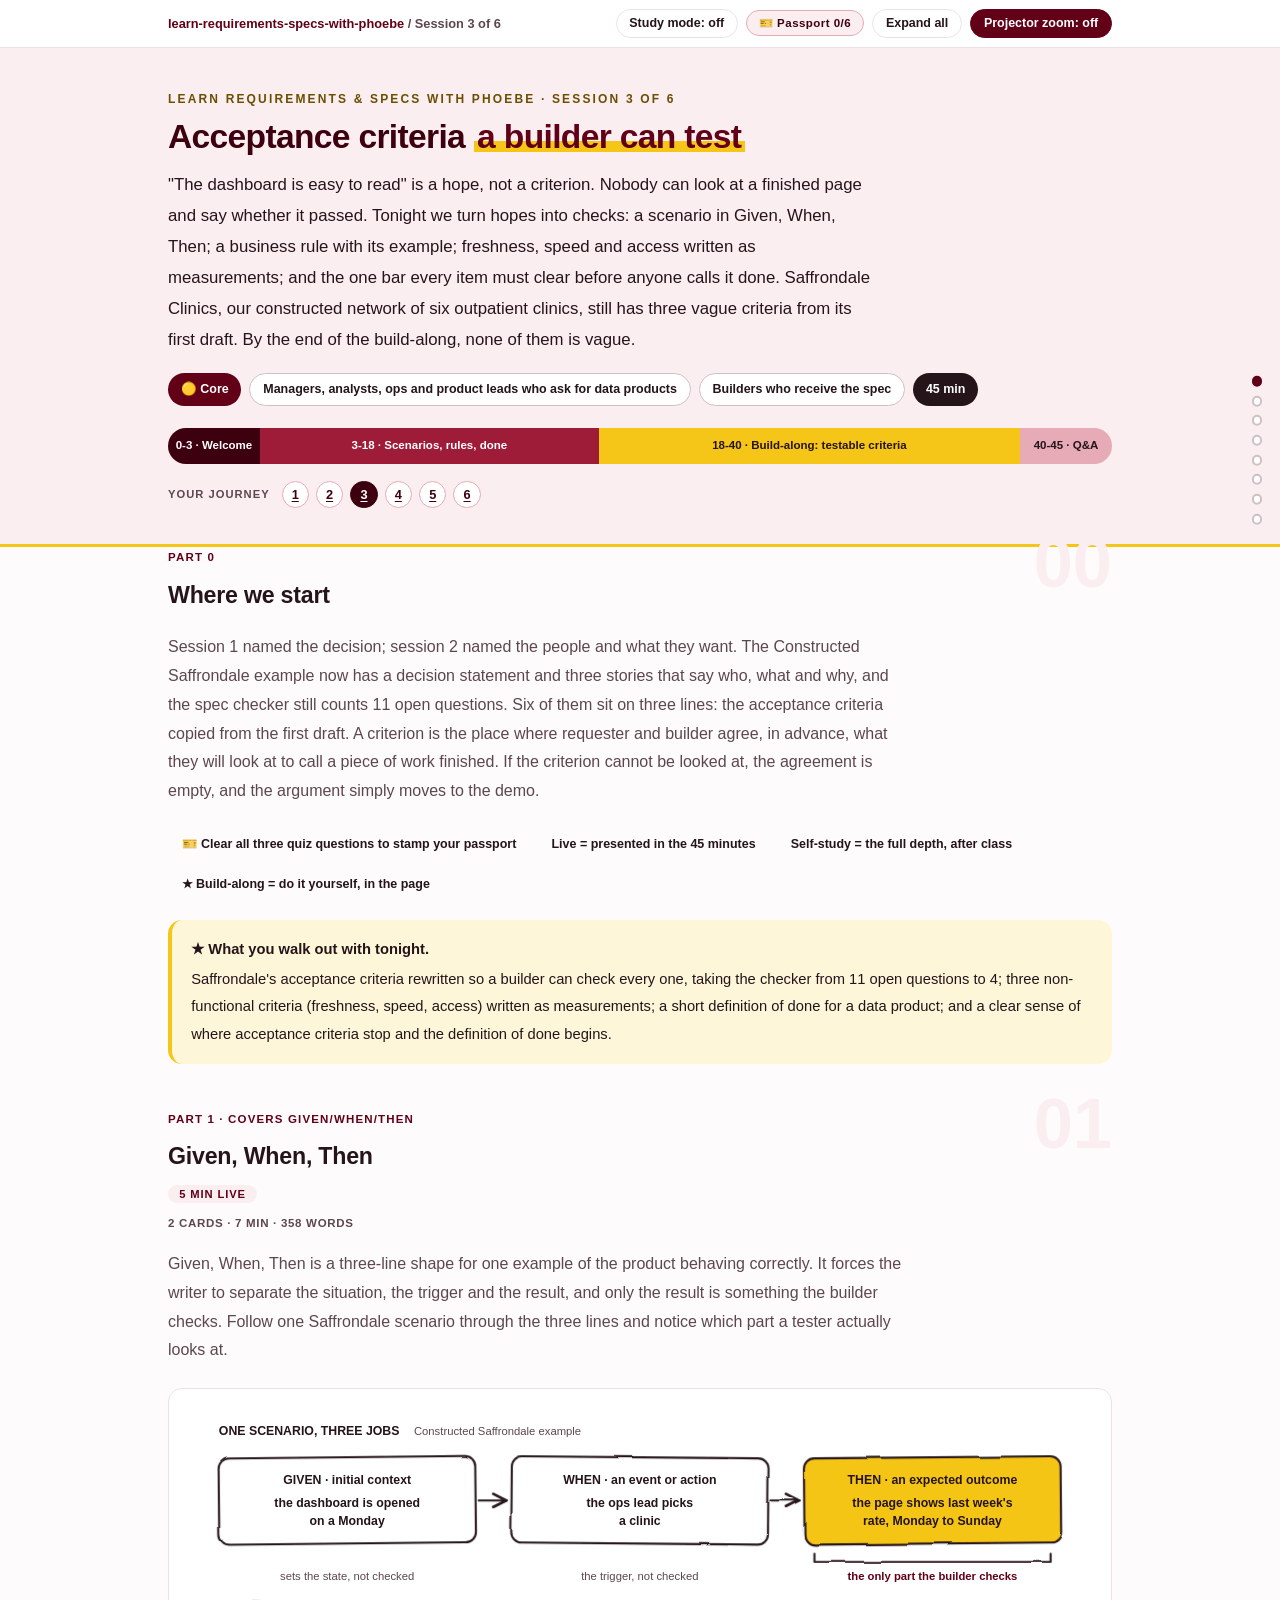
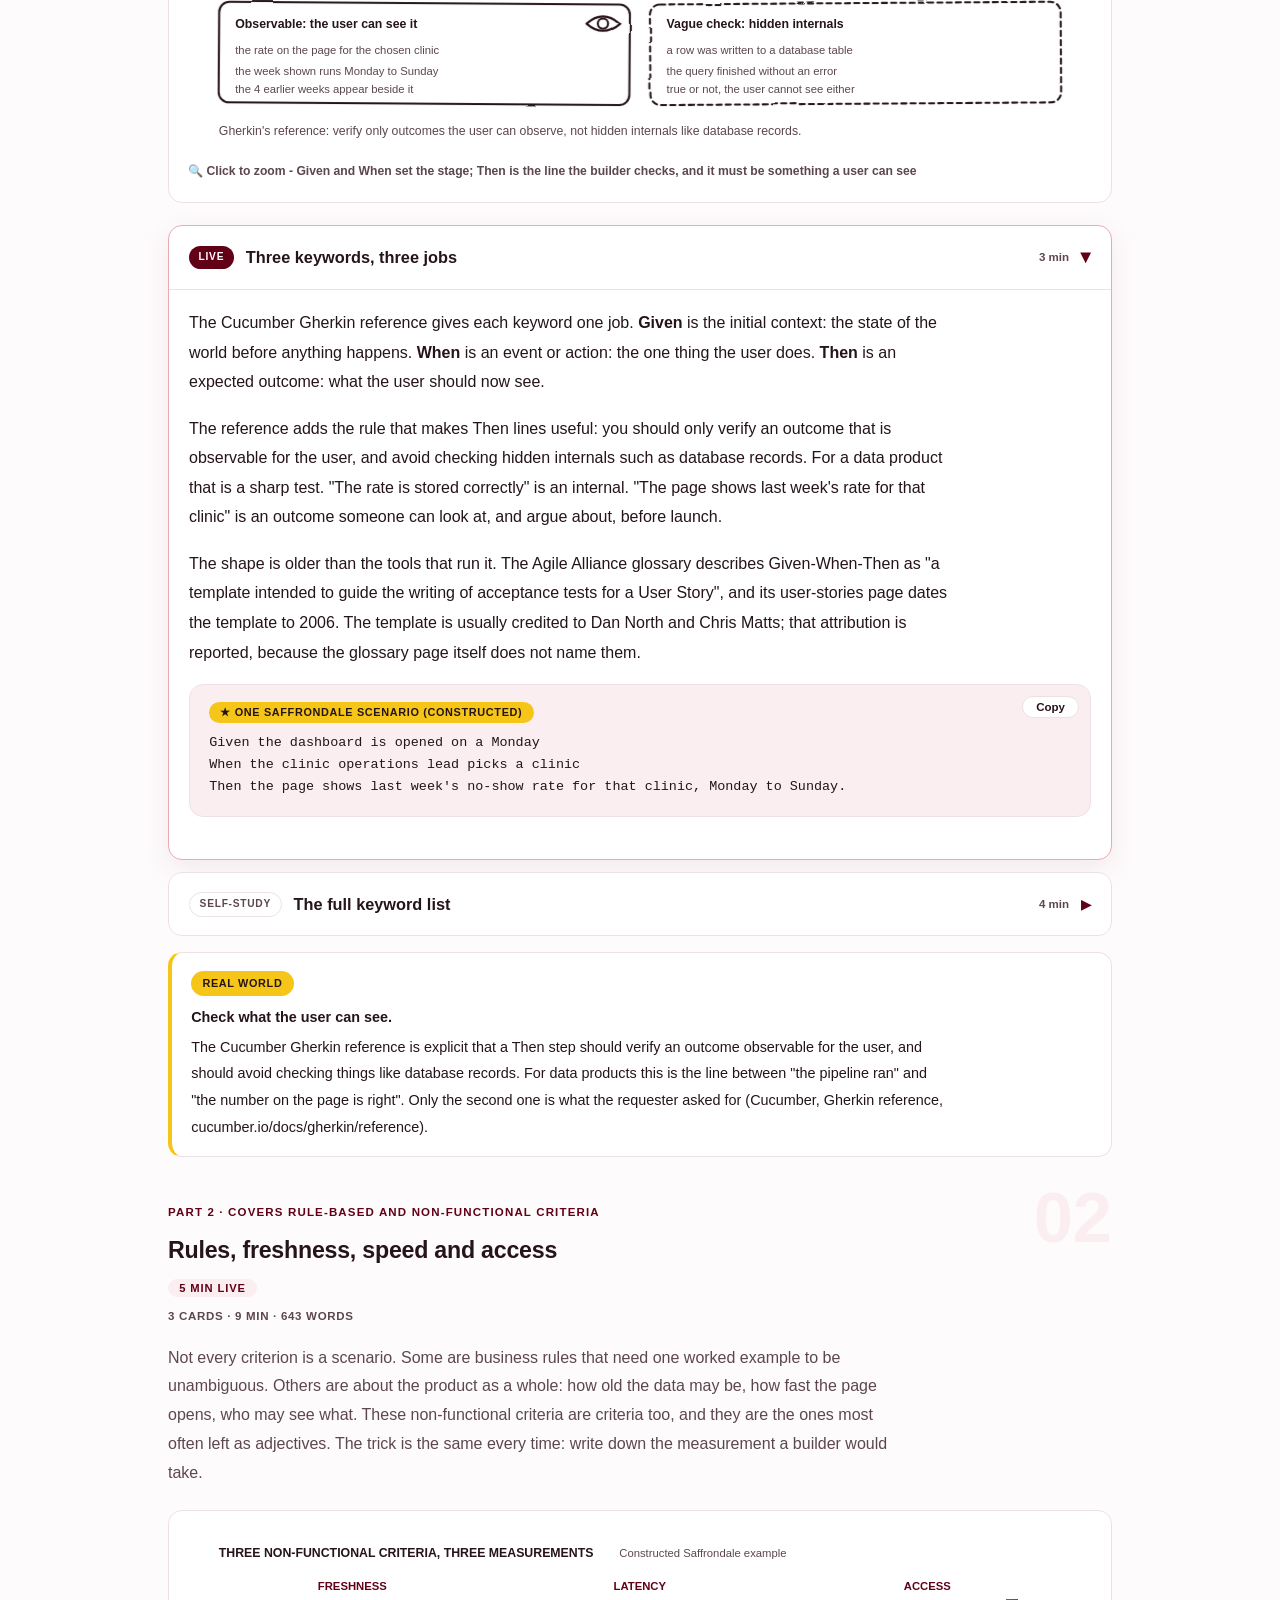
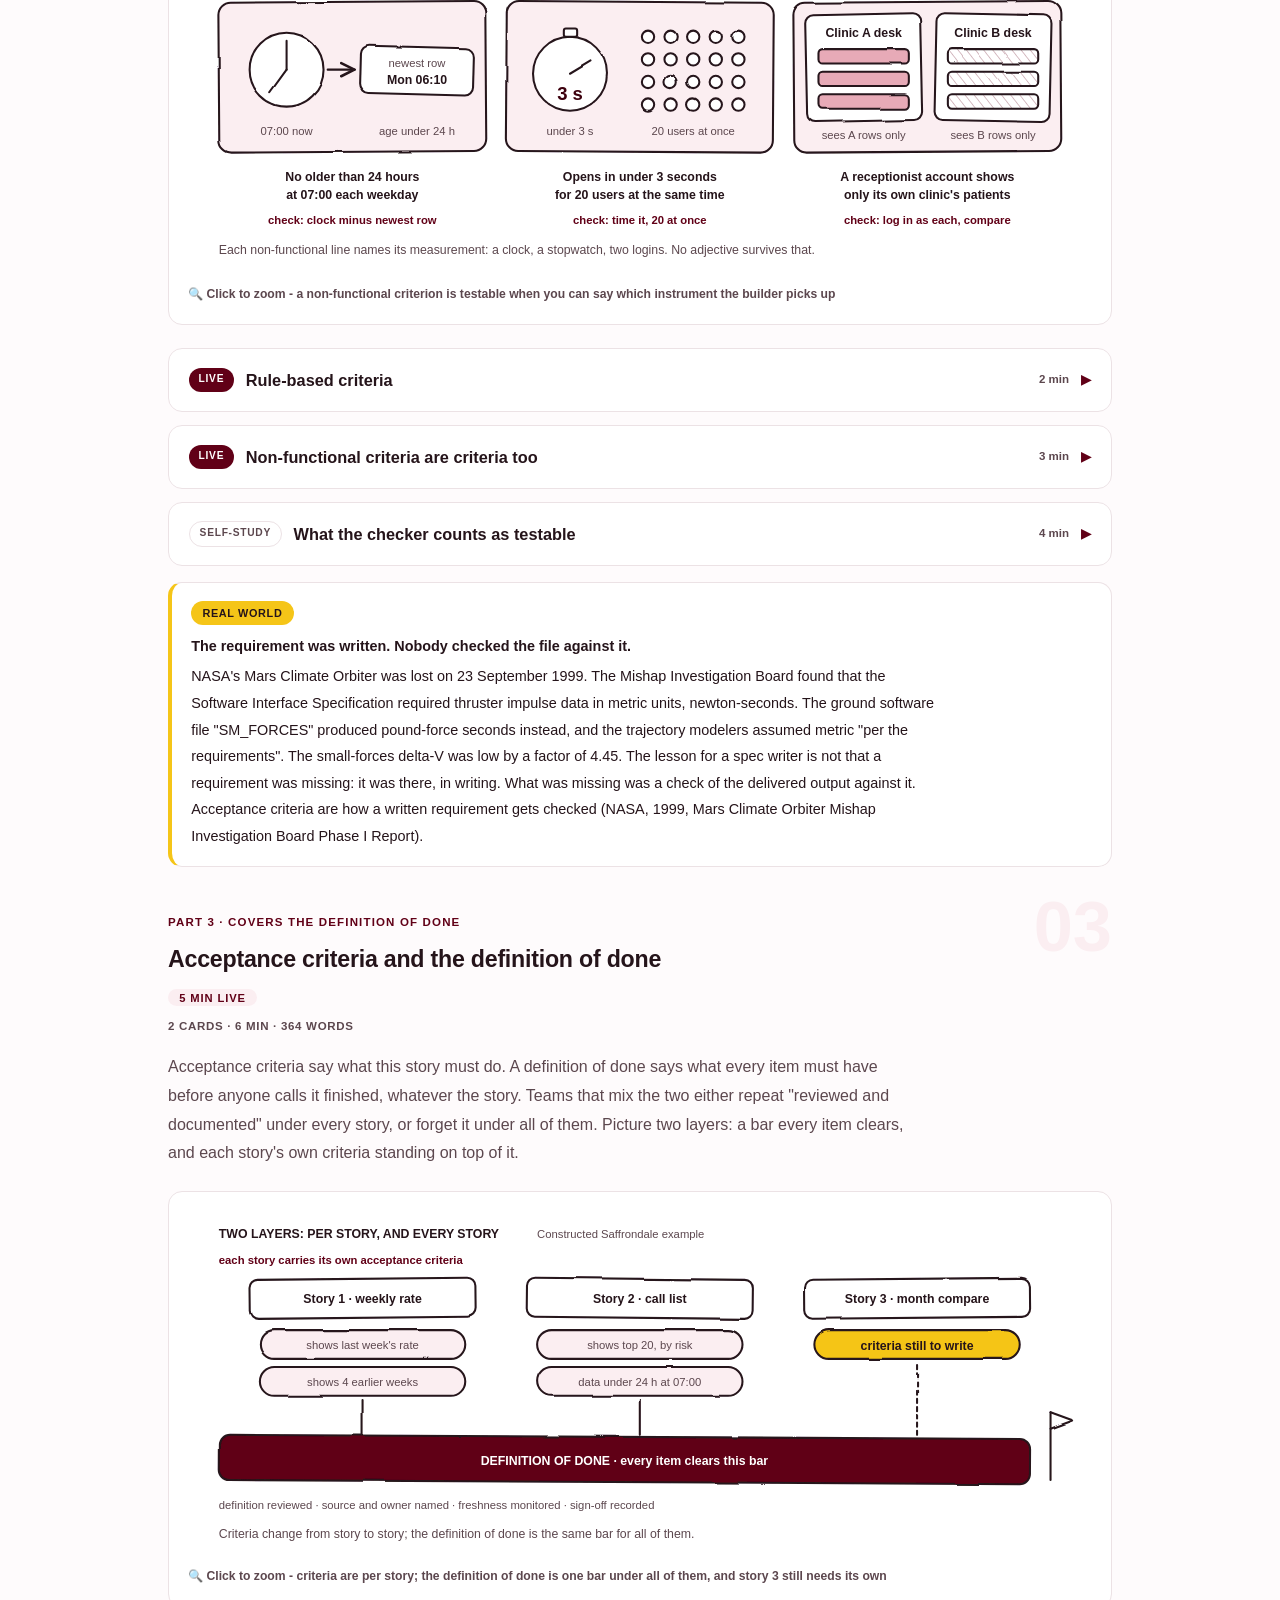
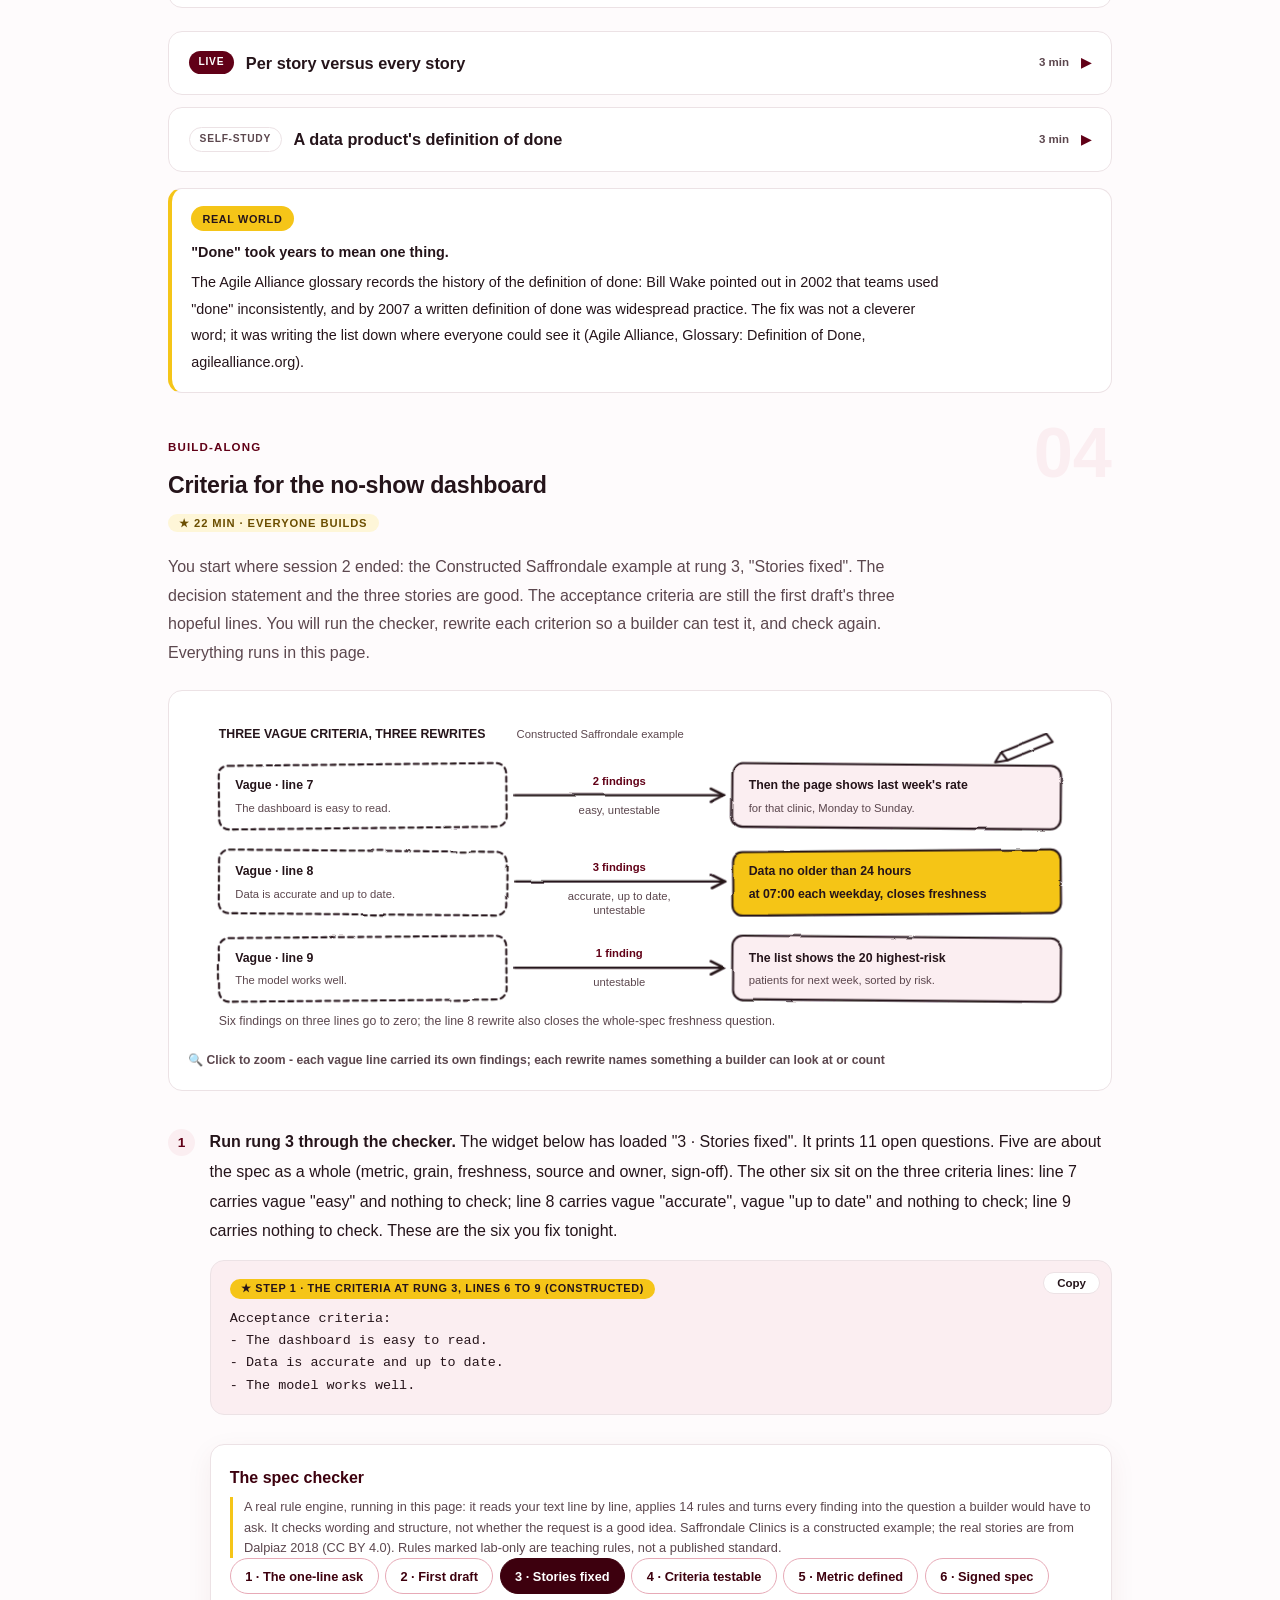
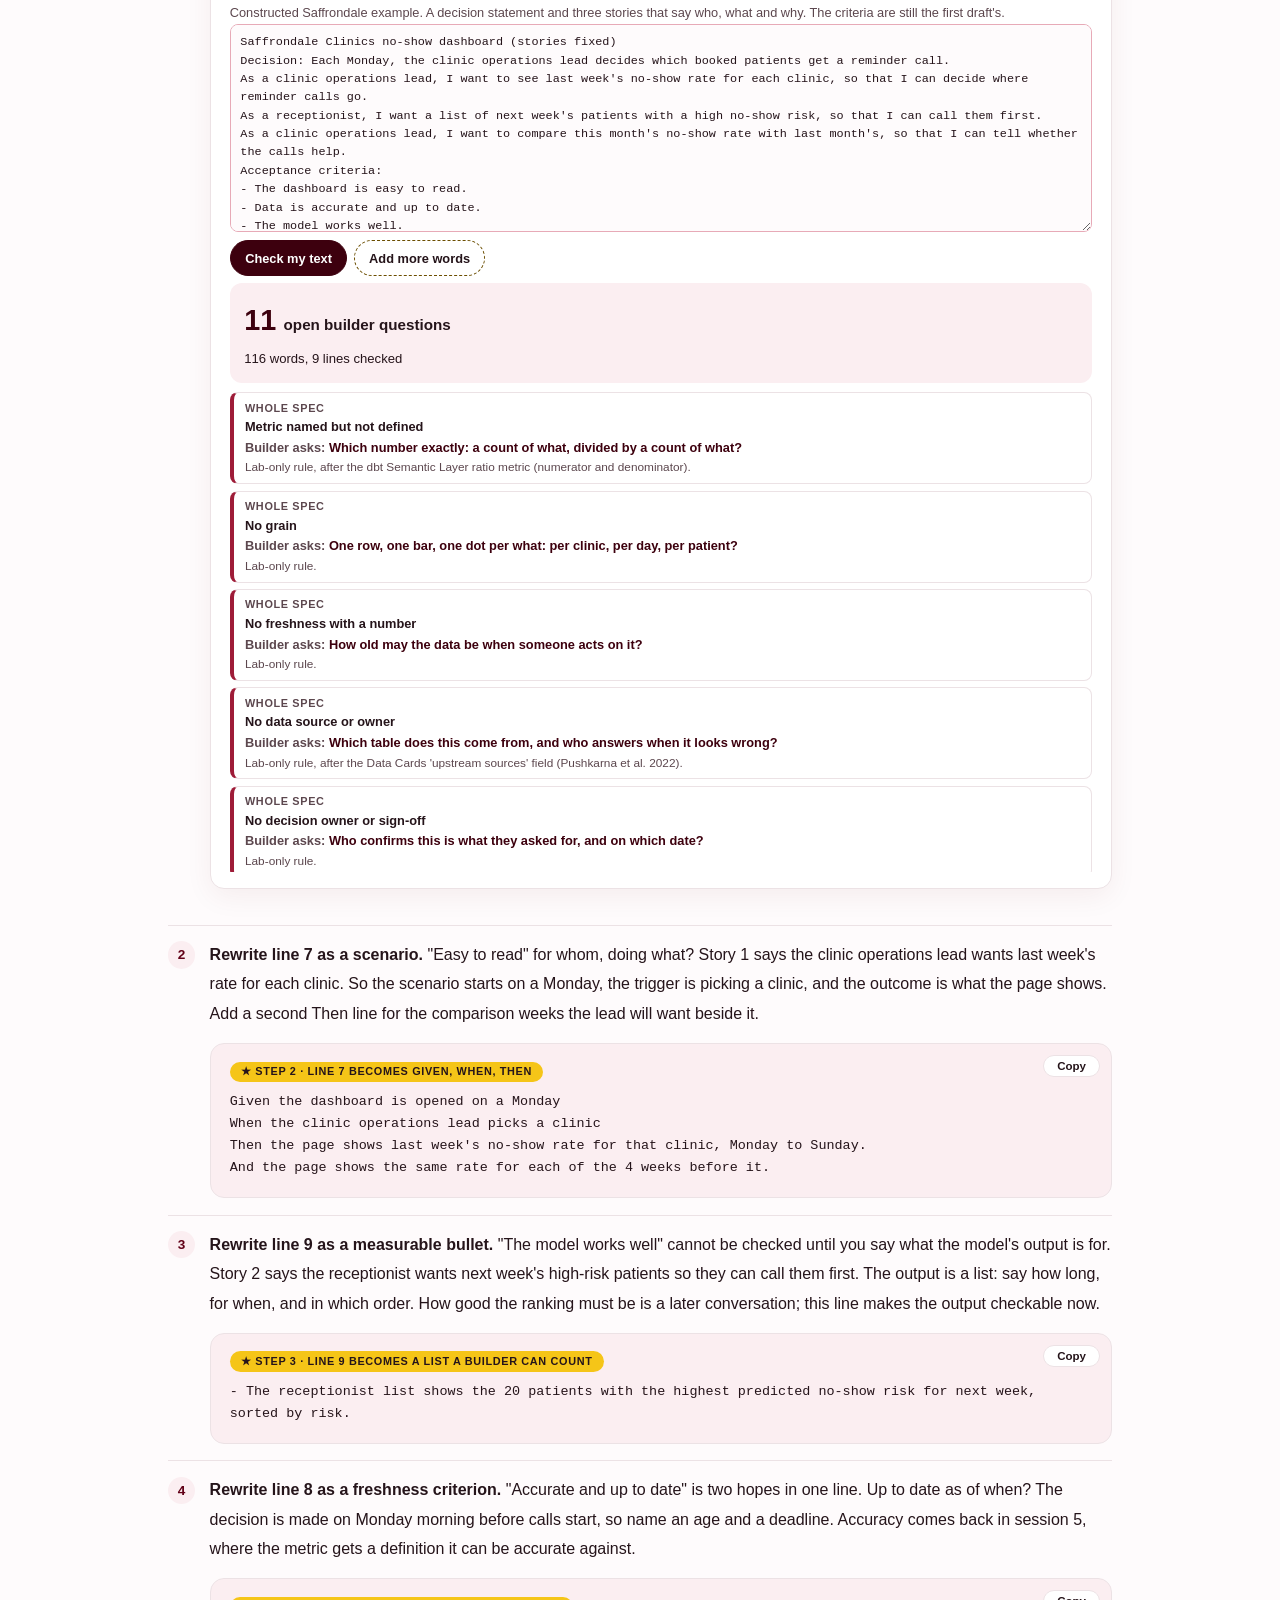
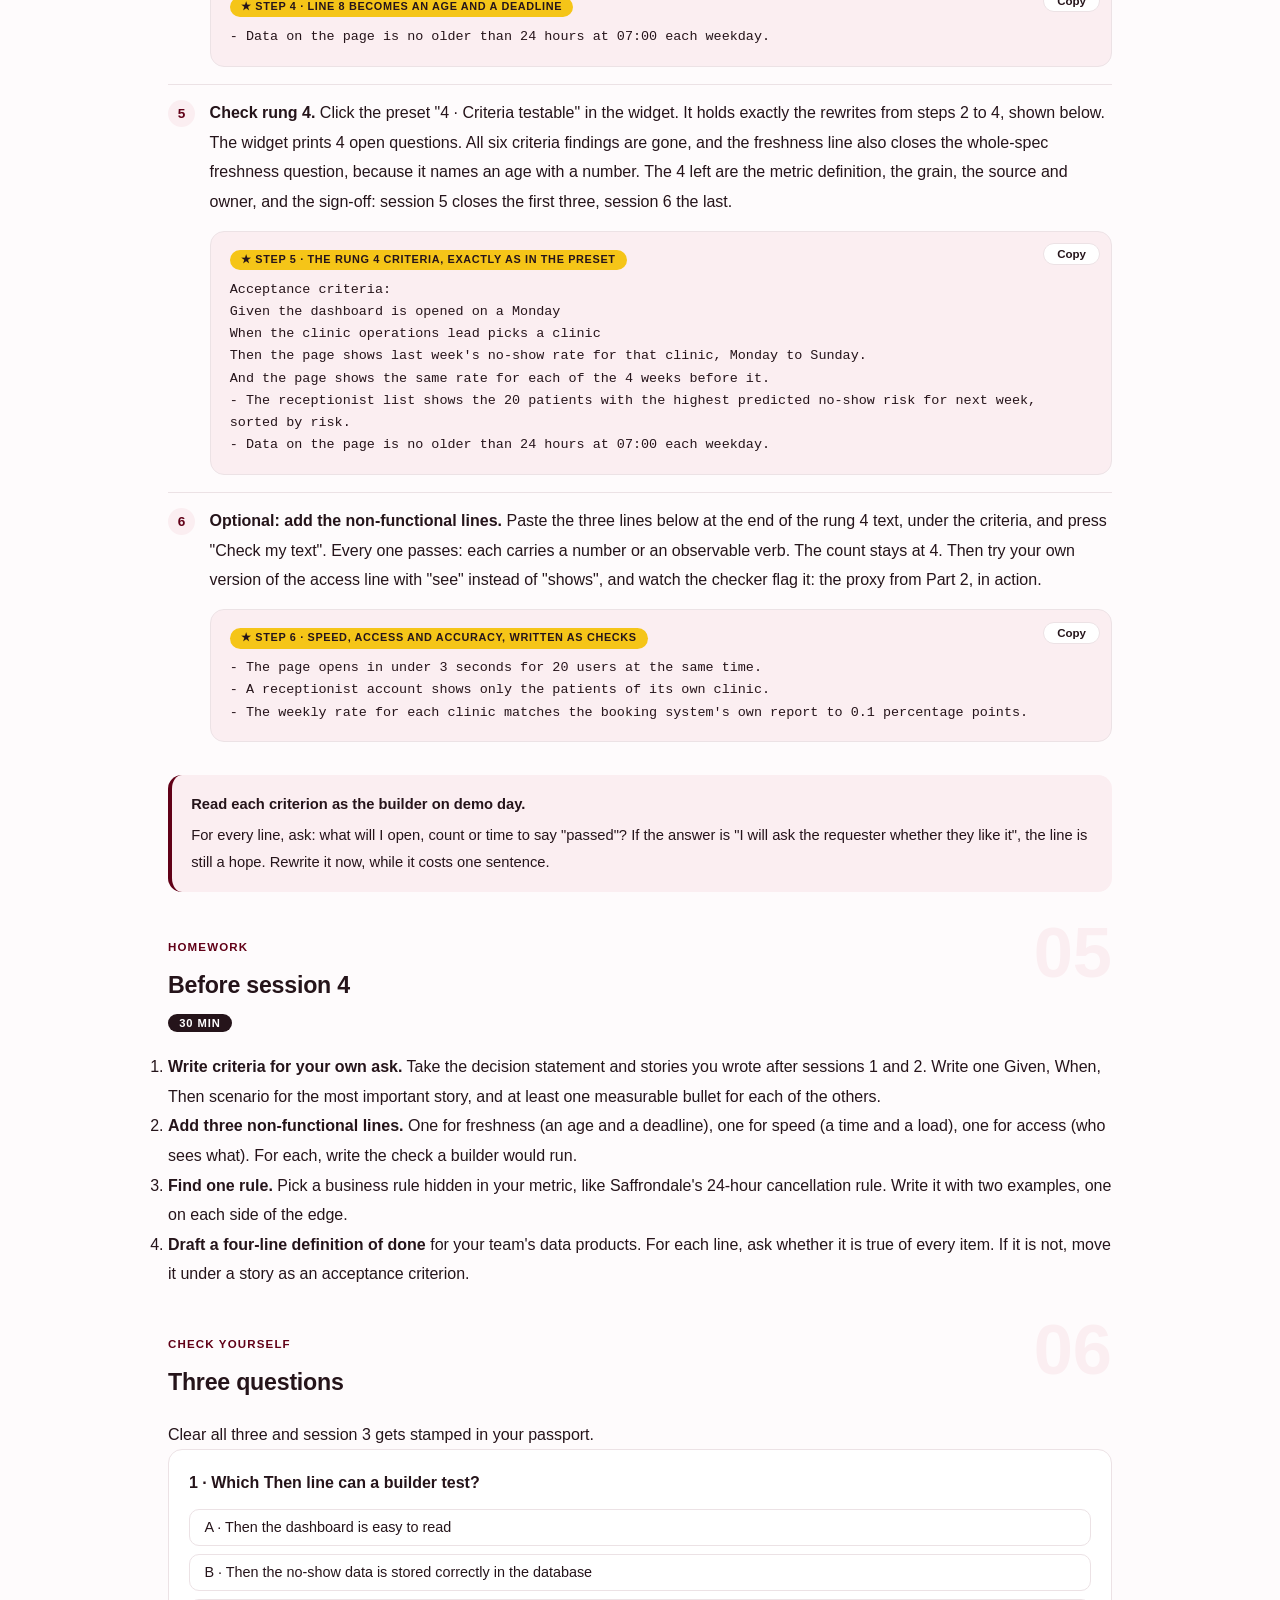
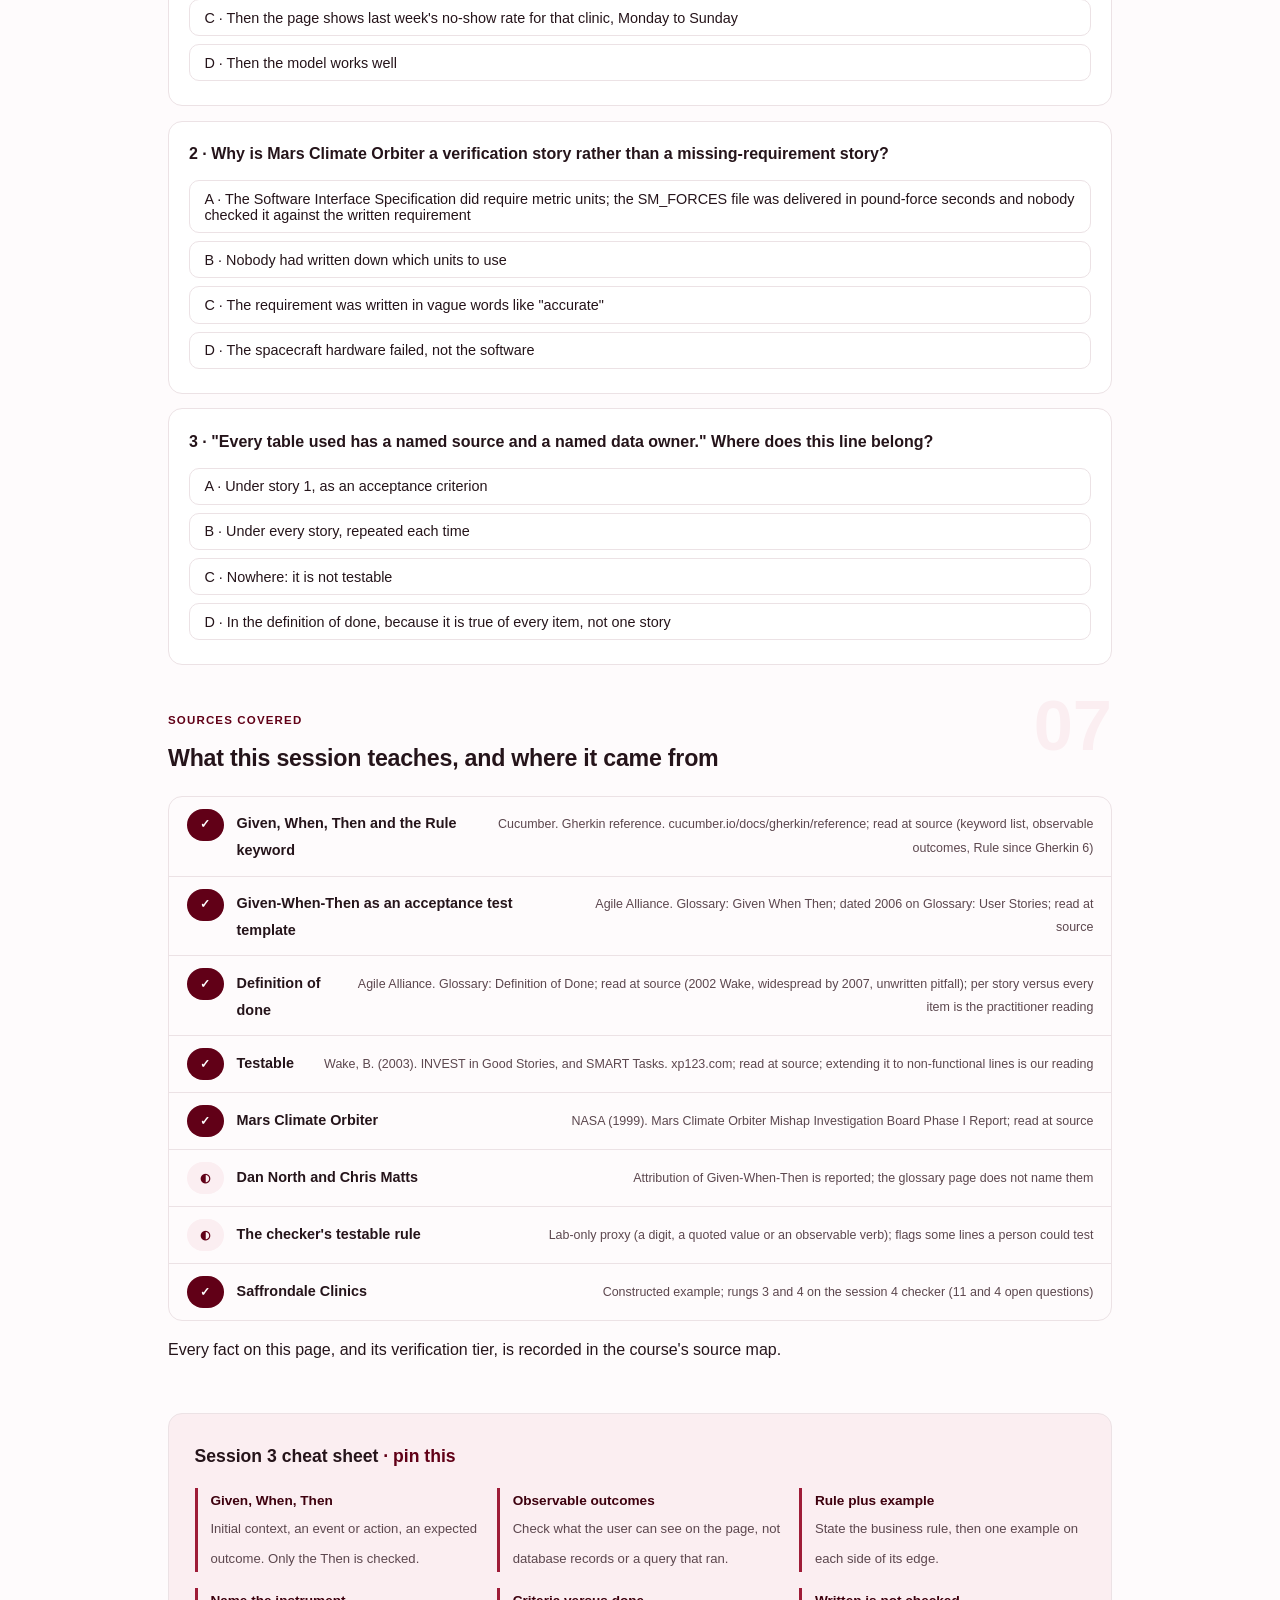
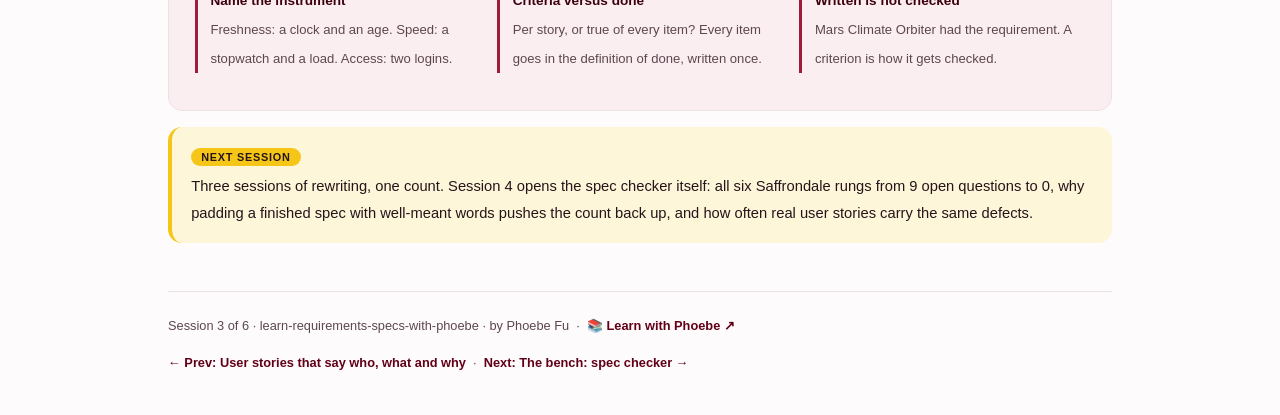
<file: courses/03-acceptance-criteria-a-builder-can-test.html>
<!DOCTYPE html>
<html lang="en">
<head>
<meta charset="UTF-8">
<meta name="viewport" content="width=device-width, initial-scale=1.0">
<!-- social:start -->
<meta name="description" content="Session 3 of 6. Acceptance criteria a builder can test: Given, When, Then, rule-based and non-functional criteria, and the definition of done. Rewrite the constructed Saffrondale Clinics criteria and watch the open questions drop from 11 to 4.">
<meta property="og:type" content="article">
<meta property="og:site_name" content="Learn with Phoebe">
<meta property="og:title" content="Acceptance criteria a builder can test - learn requirements specs with phoebe">
<meta property="og:description" content="Session 3 of 6. Given, When, Then; freshness, speed and access written as checks; and the definition of done.">
<meta property="og:url" content="https://phoebefu6.github.io/learn-requirements-specs-with-phoebe/courses/03-acceptance-criteria-a-builder-can-test.html">
<meta property="og:image" content="https://phoebefu6.github.io/learn-requirements-specs-with-phoebe/assets/og-cover.png">
<meta property="og:image:width" content="1200">
<meta property="og:image:height" content="630">
<meta name="twitter:card" content="summary_large_image">
<meta name="twitter:title" content="Acceptance criteria a builder can test - learn requirements specs with phoebe">
<meta name="twitter:description" content="Session 3 of 6. Given, When, Then, non-functional criteria, and the definition of done.">
<meta name="twitter:image" content="https://phoebefu6.github.io/learn-requirements-specs-with-phoebe/assets/og-cover.png">
<!-- social:end -->
<title>Session 3 · Acceptance criteria a builder can test - learn requirements specs with phoebe</title>
<link rel="stylesheet" href="../assets/style.css?v=1">
</head>
<body>

<div class="toolbar">
  <div class="wrap">
    <span class="crumb"><a href="../index.html">learn-requirements-specs-with-phoebe</a> / Session 3 of 6</span>
    <button class="btn" id="toggle-all" type="button">Expand all</button>
    <button class="btn primary" id="zoom-toggle" type="button">Projector zoom: off</button>
  </div>
</div>

<header class="masthead">
  <div class="wrap">
    <div class="eyebrow">Learn Requirements &amp; Specs with Phoebe · Session 3 of 6</div>
    <h1>Acceptance criteria <span class="accent">a builder can test</span></h1>
    <p class="sub">"The dashboard is easy to read" is a hope, not a criterion. Nobody can look at a finished page and say whether it passed. Tonight we turn hopes into checks: a scenario in Given, When, Then; a business rule with its example; freshness, speed and access written as measurements; and the one bar every item must clear before anyone calls it done. Saffrondale Clinics, our constructed network of six outpatient clinics, still has three vague criteria from its first draft. By the end of the build-along, none of them is vague.</p>
    <div class="chip-row">
      <span class="chip level">🟡 Core</span>
      <span class="chip audience">Managers, analysts, ops and product leads who ask for data products</span>
      <span class="chip audience">Builders who receive the spec</span>
      <span class="chip time">45 min</span>
    </div>
    <div class="agenda">
      <span class="a1" style="flex:1">0-3 · Welcome</span>
      <span class="a2" style="flex:4">3-18 · Scenarios, rules, done</span>
      <span class="a3" style="flex:5">18-40 · Build-along: testable criteria</span>
      <span class="a4" style="flex:1">40-45 · Q&amp;A</span>
    </div>
  </div>
</header>

<main class="wrap">

  <section class="section" id="intro">
    <div class="section-kicker">
      <span class="klabel">Part 0</span>
      <h2>Where we start</h2>
    </div>
    <p class="lede">Session 1 named the decision; session 2 named the people and what they want. The Constructed Saffrondale example now has a decision statement and three stories that say who, what and why, and the spec checker still counts 11 open questions. Six of them sit on three lines: the acceptance criteria copied from the first draft. A criterion is the place where requester and builder agree, in advance, what they will look at to call a piece of work finished. If the criterion cannot be looked at, the agreement is empty, and the argument simply moves to the demo.</p>

    <div class="legend">
      <span class="pill">🎫 Clear all three quiz questions to stamp your passport</span>
      <span class="pill">Live = presented in the 45 minutes</span>
      <span class="pill">Self-study = the full depth, after class</span>
      <span class="pill">★ Build-along = do it yourself, in the page</span>
    </div>

    <div class="callout win">
      <p><strong>★ What you walk out with tonight.</strong> Saffrondale's acceptance criteria rewritten so a builder can check every one, taking the checker from 11 open questions to 4; three non-functional criteria (freshness, speed, access) written as measurements; a short definition of done for a data product; and a clear sense of where acceptance criteria stop and the definition of done begins.</p>
    </div>
  </section>

  <section class="section" id="part-1">
    <div class="section-kicker">
      <span class="klabel">Part 1 · covers Given/When/Then</span>
      <h2>Given, When, Then</h2>
      <span class="tag concept">5 min live</span>
    </div>
    <p class="lede">Given, When, Then is a three-line shape for one example of the product behaving correctly. It forces the writer to separate the situation, the trigger and the result, and only the result is something the builder checks. Follow one Saffrondale scenario through the three lines and notice which part a tester actually looks at.</p>

    <figure class="zoomable">
      <svg viewBox="0 0 880 334" xmlns="http://www.w3.org/2000/svg" role="img" aria-label="One scenario from the constructed Saffrondale example in three boxes. Given, the initial context: the dashboard is opened on a Monday. When, an event or action: the operations lead picks a clinic. Then, an expected outcome: the page shows last week's rate, Monday to Sunday. Only the Then box is checked by the builder. Below, two panels: observable outcomes the user can see, such as the rate on the page and the week shown, and hidden internals a test should not check, such as a row written to a table or a query that finished.">
        <defs>
          <filter id="s3aSk" x="-3%" y="-3%" width="106%" height="106%"><feTurbulence type="fractalNoise" baseFrequency="0.02" numOctaves="2" seed="13" result="n"/><feDisplacementMap in="SourceGraphic" in2="n" scale="2.4" xChannelSelector="R" yChannelSelector="G"/></filter>
          <pattern id="s3aHc" patternUnits="userSpaceOnUse" width="7" height="7" patternTransform="rotate(-38)"><line x1="0" y1="0" x2="0" y2="7" stroke="#610017" stroke-width="1" opacity=".5"/></pattern>
          <marker id="s3aAr" viewBox="0 0 10 10" refX="9" refY="5" markerWidth="8" markerHeight="8" orient="auto"><path d="M1 1 L9 5 L1 9" fill="none" stroke="#25141A" stroke-width="1.6" stroke-linecap="round"/></marker>
        </defs>
        <style>
          .s3aH { font: 800 12px Inter, sans-serif; fill: #25141A; }
          .s3aL { font: 600 12px Inter, sans-serif; fill: #25141A; }
          .s3aS { font: 400 11px Inter, sans-serif; fill: #5C474E; }
          .s3aA { font: 700 11px Inter, sans-serif; fill: #610017; }
          .s3aN { font: 400 12px Inter, sans-serif; fill: #5C474E; }
        </style>

        <text class="s3aH" x="30" y="26">ONE SCENARIO, THREE JOBS</text>
        <text class="s3aS" x="220" y="26">Constructed Saffrondale example</text>

        <g filter="url(#s3aSk)" fill="none" stroke="#25141A" stroke-width="2" stroke-linecap="round" stroke-linejoin="round">
          <rect x="30" y="48" width="250" height="84" rx="10" transform="rotate(-0.6 155 90)" fill="#FFFFFF"/>
          <rect x="315" y="48" width="250" height="84" rx="10" transform="rotate(0.5 440 90)" fill="#FFFFFF"/>
          <rect x="600" y="48" width="250" height="84" rx="10" transform="rotate(-0.5 725 90)" fill="#F5C518"/>
          <path d="M283 90 L310 90" marker-end="url(#s3aAr)"/>
          <path d="M568 90 L595 90" marker-end="url(#s3aAr)"/>
          <path d="M610 142 L610 150 L840 150 L840 142"/>
          <rect x="30" y="190" width="400" height="98" rx="10" transform="rotate(0.4 230 239)" fill="#FFFFFF"/>
          <rect x="450" y="190" width="400" height="98" rx="10" transform="rotate(-0.4 650 239)" fill="#FFFFFF" stroke-dasharray="5 4"/>
          <circle cx="404" cy="210" r="5"/>
          <path d="M388 210 Q404 196 420 210 Q404 224 388 210"/>
        </g>

        <text class="s3aH" x="155" y="74" text-anchor="middle">GIVEN · initial context</text>
        <text class="s3aL" x="155" y="96" text-anchor="middle">the dashboard is opened</text>
        <text class="s3aL" x="155" y="114" text-anchor="middle">on a Monday</text>
        <text class="s3aH" x="440" y="74" text-anchor="middle">WHEN · an event or action</text>
        <text class="s3aL" x="440" y="96" text-anchor="middle">the ops lead picks</text>
        <text class="s3aL" x="440" y="114" text-anchor="middle">a clinic</text>
        <text class="s3aH" x="725" y="74" text-anchor="middle">THEN · an expected outcome</text>
        <text class="s3aL" x="725" y="96" text-anchor="middle">the page shows last week's</text>
        <text class="s3aL" x="725" y="114" text-anchor="middle">rate, Monday to Sunday</text>

        <text class="s3aS" x="155" y="168" text-anchor="middle">sets the state, not checked</text>
        <text class="s3aS" x="440" y="168" text-anchor="middle">the trigger, not checked</text>
        <text class="s3aA" x="725" y="168" text-anchor="middle">the only part the builder checks</text>

        <text class="s3aH" x="46" y="214">Observable: the user can see it</text>
        <text class="s3aS" x="46" y="240">the rate on the page for the chosen clinic</text>
        <text class="s3aS" x="46" y="260">the week shown runs Monday to Sunday</text>
        <text class="s3aS" x="46" y="278">the 4 earlier weeks appear beside it</text>
        <text class="s3aH" x="466" y="214">Vague check: hidden internals</text>
        <text class="s3aS" x="466" y="240">a row was written to a database table</text>
        <text class="s3aS" x="466" y="260">the query finished without an error</text>
        <text class="s3aS" x="466" y="278">true or not, the user cannot see either</text>

        <text class="s3aN" x="30" y="318">Gherkin's reference: verify only outcomes the user can observe, not hidden internals like database records.</text>
      </svg>
      <figcaption>🔍 Click to zoom - Given and When set the stage; Then is the line the builder checks, and it must be something a user can see</figcaption>
    </figure>

    <details class="card" open>
      <summary><span class="mode live">Live</span>Three keywords, three jobs<span class="mini">3 min</span><span class="caret">▶</span></summary>
      <div class="body">
        <p>The Cucumber Gherkin reference gives each keyword one job. <strong>Given</strong> is the initial context: the state of the world before anything happens. <strong>When</strong> is an event or action: the one thing the user does. <strong>Then</strong> is an expected outcome: what the user should now see.</p>
        <p>The reference adds the rule that makes Then lines useful: you should only verify an outcome that is observable for the user, and avoid checking hidden internals such as database records. For a data product that is a sharp test. "The rate is stored correctly" is an internal. "The page shows last week's rate for that clinic" is an outcome someone can look at, and argue about, before launch.</p>
        <p>The shape is older than the tools that run it. The Agile Alliance glossary describes Given-When-Then as "a template intended to guide the writing of acceptance tests for a User Story", and its user-stories page dates the template to 2006. The template is usually credited to Dan North and Chris Matts; that attribution is reported, because the glossary page itself does not name them.</p>
        <div class="prompt-box good"><span class="label">★ One Saffrondale scenario (constructed)</span>Given the dashboard is opened on a Monday
When the clinic operations lead picks a clinic
Then the page shows last week's no-show rate for that clinic, Monday to Sunday.</div>
      </div>
    </details>

    <details class="card">
      <summary><span class="mode self">Self-study</span>The full keyword list<span class="mini">4 min</span><span class="caret">▶</span></summary>
      <div class="body">
        <p>Given, When and Then are three of the keywords in the Gherkin reference. The full list, and what each is for:</p>
        <table class="clean">
          <tr><th>Keyword</th><th>What it does</th></tr>
          <tr><td>Feature</td><td>Names the piece of the product the scenarios describe</td></tr>
          <tr><td>Rule</td><td>One business rule, grouping the examples that illustrate it (Part 2)</td></tr>
          <tr><td>Example / Scenario</td><td>One concrete case, written as steps</td></tr>
          <tr><td>Given, When, Then</td><td>Initial context, an event or action, an expected outcome</td></tr>
          <tr><td>And, But</td><td>Continue the previous step without repeating its keyword</td></tr>
          <tr><td>Background</td><td>Context shared by every scenario in a feature</td></tr>
          <tr><td>Scenario Outline / Template, Examples</td><td>One scenario run over a table of values</td></tr>
        </table>
        <p>Gherkin can also be executed: test tools read the scenarios and run them against the product. That is a category of tooling, and none of it is needed here. Everything in these six sessions is about writing criteria a person could check by hand; whether a team later automates them is the builder's choice.</p>
      </div>
    </details>

    <div class="callout example">
      <span class="ex-pill">Real world</span>
      <p><strong>Check what the user can see.</strong> The Cucumber Gherkin reference is explicit that a Then step should verify an outcome observable for the user, and should avoid checking things like database records. For data products this is the line between "the pipeline ran" and "the number on the page is right". Only the second one is what the requester asked for (Cucumber, Gherkin reference, cucumber.io/docs/gherkin/reference).</p>
    </div>
  </section>

  <section class="section" id="part-2">
    <div class="section-kicker">
      <span class="klabel">Part 2 · covers rule-based and non-functional criteria</span>
      <h2>Rules, freshness, speed and access</h2>
      <span class="tag concept">5 min live</span>
    </div>
    <p class="lede">Not every criterion is a scenario. Some are business rules that need one worked example to be unambiguous. Others are about the product as a whole: how old the data may be, how fast the page opens, who may see what. These non-functional criteria are criteria too, and they are the ones most often left as adjectives. The trick is the same every time: write down the measurement a builder would take.</p>

    <figure class="zoomable">
      <svg viewBox="0 0 880 334" xmlns="http://www.w3.org/2000/svg" role="img" aria-label="Three non-functional criteria from the constructed Saffrondale example, each drawn as the measurement a builder takes. Freshness: a clock at 07:00 compared with the timestamp of the newest data row; the age must be under 24 hours. Latency: a stopwatch reading 3 seconds while 20 users open the page at once. Access: two receptionist accounts from different clinics, each seeing only its own clinic's rows.">
        <defs>
          <filter id="s3bSk" x="-3%" y="-3%" width="106%" height="106%"><feTurbulence type="fractalNoise" baseFrequency="0.02" numOctaves="2" seed="29" result="n"/><feDisplacementMap in="SourceGraphic" in2="n" scale="2.4" xChannelSelector="R" yChannelSelector="G"/></filter>
          <pattern id="s3bHc" patternUnits="userSpaceOnUse" width="7" height="7" patternTransform="rotate(-38)"><line x1="0" y1="0" x2="0" y2="7" stroke="#610017" stroke-width="1" opacity=".5"/></pattern>
          <marker id="s3bAr" viewBox="0 0 10 10" refX="9" refY="5" markerWidth="8" markerHeight="8" orient="auto"><path d="M1 1 L9 5 L1 9" fill="none" stroke="#25141A" stroke-width="1.6" stroke-linecap="round"/></marker>
        </defs>
        <style>
          .s3bH { font: 800 12px Inter, sans-serif; fill: #25141A; }
          .s3bL { font: 600 12px Inter, sans-serif; fill: #25141A; }
          .s3bS { font: 400 11px Inter, sans-serif; fill: #5C474E; }
          .s3bA { font: 700 11px Inter, sans-serif; fill: #610017; }
          .s3bV { font: 800 18px Inter, sans-serif; fill: #3D000E; }
          .s3bN { font: 400 12px Inter, sans-serif; fill: #5C474E; }
        </style>

        <text class="s3bH" x="30" y="26">THREE NON-FUNCTIONAL CRITERIA, THREE MEASUREMENTS</text>
        <text class="s3bS" x="420" y="26">Constructed Saffrondale example</text>

        <text class="s3bA" x="160" y="58" text-anchor="middle">FRESHNESS</text>
        <text class="s3bA" x="440" y="58" text-anchor="middle">LATENCY</text>
        <text class="s3bA" x="720" y="58" text-anchor="middle">ACCESS</text>

        <g filter="url(#s3bSk)" fill="none" stroke="#25141A" stroke-width="2" stroke-linecap="round" stroke-linejoin="round">
          <rect x="30" y="70" width="260" height="146" rx="12" transform="rotate(-0.4 160 143)" fill="#FBEEF1"/>
          <rect x="310" y="70" width="260" height="146" rx="12" transform="rotate(0.4 440 143)" fill="#FBEEF1"/>
          <rect x="590" y="70" width="260" height="146" rx="12" transform="rotate(-0.4 720 143)" fill="#FBEEF1"/>
          <circle cx="96" cy="136" r="36" fill="#FFFFFF"/>
          <path d="M96 136 L96 108"/>
          <path d="M96 136 L80 158"/>
          <path d="M136 136 L162 136" marker-end="url(#s3bAr)"/>
          <rect x="168" y="114" width="110" height="46" rx="8" transform="rotate(1.5 223 137)" fill="#FFFFFF"/>
          <circle cx="372" cy="140" r="36" fill="#FFFFFF"/>
          <rect x="366" y="96" width="12" height="8" rx="2" fill="#FFFFFF"/>
          <path d="M372 140 L392 128"/>
          <circle cx="448" cy="104" r="6" fill="#FFFFFF"/><circle cx="470" cy="104" r="6" fill="#FFFFFF"/><circle cx="492" cy="104" r="6" fill="#FFFFFF"/><circle cx="514" cy="104" r="6" fill="#FFFFFF"/><circle cx="536" cy="104" r="6" fill="#FFFFFF"/>
          <circle cx="448" cy="126" r="6" fill="#FFFFFF"/><circle cx="470" cy="126" r="6" fill="#FFFFFF"/><circle cx="492" cy="126" r="6" fill="#FFFFFF"/><circle cx="514" cy="126" r="6" fill="#FFFFFF"/><circle cx="536" cy="126" r="6" fill="#FFFFFF"/>
          <circle cx="448" cy="148" r="6" fill="#FFFFFF"/><circle cx="470" cy="148" r="6" fill="#FFFFFF"/><circle cx="492" cy="148" r="6" fill="#FFFFFF"/><circle cx="514" cy="148" r="6" fill="#FFFFFF"/><circle cx="536" cy="148" r="6" fill="#FFFFFF"/>
          <circle cx="448" cy="170" r="6" fill="#FFFFFF"/><circle cx="470" cy="170" r="6" fill="#FFFFFF"/><circle cx="492" cy="170" r="6" fill="#FFFFFF"/><circle cx="514" cy="170" r="6" fill="#FFFFFF"/><circle cx="536" cy="170" r="6" fill="#FFFFFF"/>
          <rect x="602" y="82" width="112" height="104" rx="8" transform="rotate(-1.2 658 134)" fill="#FFFFFF"/>
          <rect x="728" y="82" width="112" height="104" rx="8" transform="rotate(1.2 784 134)" fill="#FFFFFF"/>
          <rect x="614" y="116" width="88" height="14" rx="4" fill="#E7AAB7"/>
          <rect x="614" y="138" width="88" height="14" rx="4" fill="#E7AAB7"/>
          <rect x="614" y="160" width="88" height="14" rx="4" fill="#E7AAB7"/>
          <rect x="740" y="116" width="88" height="14" rx="4" fill="url(#s3bHc)"/>
          <rect x="740" y="138" width="88" height="14" rx="4" fill="url(#s3bHc)"/>
          <rect x="740" y="160" width="88" height="14" rx="4" fill="url(#s3bHc)"/>
        </g>

        <text class="s3bS" x="223" y="133" text-anchor="middle">newest row</text>
        <text class="s3bL" x="223" y="150" text-anchor="middle">Mon 06:10</text>
        <text class="s3bS" x="96" y="200" text-anchor="middle">07:00 now</text>
        <text class="s3bS" x="223" y="200" text-anchor="middle">age under 24 h</text>

        <text class="s3bV" x="372" y="166" text-anchor="middle">3 s</text>
        <text class="s3bS" x="372" y="200" text-anchor="middle">under 3 s</text>
        <text class="s3bS" x="492" y="200" text-anchor="middle">20 users at once</text>

        <text class="s3bL" x="658" y="104" text-anchor="middle">Clinic A desk</text>
        <text class="s3bL" x="784" y="104" text-anchor="middle">Clinic B desk</text>
        <text class="s3bS" x="658" y="204" text-anchor="middle">sees A rows only</text>
        <text class="s3bS" x="784" y="204" text-anchor="middle">sees B rows only</text>

        <text class="s3bL" x="160" y="244" text-anchor="middle">No older than 24 hours</text>
        <text class="s3bL" x="160" y="262" text-anchor="middle">at 07:00 each weekday</text>
        <text class="s3bL" x="440" y="244" text-anchor="middle">Opens in under 3 seconds</text>
        <text class="s3bL" x="440" y="262" text-anchor="middle">for 20 users at the same time</text>
        <text class="s3bL" x="720" y="244" text-anchor="middle">A receptionist account shows</text>
        <text class="s3bL" x="720" y="262" text-anchor="middle">only its own clinic's patients</text>

        <text class="s3bA" x="160" y="286" text-anchor="middle">check: clock minus newest row</text>
        <text class="s3bA" x="440" y="286" text-anchor="middle">check: time it, 20 at once</text>
        <text class="s3bA" x="720" y="286" text-anchor="middle">check: log in as each, compare</text>

        <text class="s3bN" x="30" y="316">Each non-functional line names its measurement: a clock, a stopwatch, two logins. No adjective survives that.</text>
      </svg>
      <figcaption>🔍 Click to zoom - a non-functional criterion is testable when you can say which instrument the builder picks up</figcaption>
    </figure>

    <details class="card">
      <summary><span class="mode live">Live</span>Rule-based criteria<span class="mini">2 min</span><span class="caret">▶</span></summary>
      <div class="body">
        <p>Some requirements are rules rather than journeys: who counts, what is excluded, which threshold applies. Since Gherkin 6, the reference has a <strong>Rule</strong> keyword for exactly this: one business rule, with the examples that illustrate it grouped underneath. The rule states the policy; the example removes the arguments about edge cases.</p>
        <p>Saffrondale's no-show rate depends on one such rule (constructed): a patient who cancels 24 hours or more before the start time is not a no-show. Written alone, the rule still leaves room for doubt: 24 hours before what, measured from which timestamp? One example settles it.</p>
        <div class="prompt-box good"><span class="label">★ A rule with its example (Constructed Saffrondale example)</span>Rule: A patient who cancels 24 hours or more before the start is not a no-show
  Example: cancelled the day before
    Given a booking on Tuesday at 10:00
    When the patient cancels on Monday at 09:00
    Then the no-show list does not include that appointment</div>
        <p>Monday 09:00 is 25 hours before Tuesday 10:00, so the cancellation is outside the window. Write the second example, a cancellation at 11:00 on Monday, 23 hours before, and the rule's edge is pinned on both sides. Session 5 puts the same rule into the metric definition itself.</p>
      </div>
    </details>

    <details class="card">
      <summary><span class="mode live">Live</span>Non-functional criteria are criteria too<span class="mini">3 min</span><span class="caret">▶</span></summary>
      <div class="body">
        <p>Freshness, speed and access are about the whole product, not one story, and they are where adjectives hide: "up to date", "fast", "secure". Each has a measurable version:</p>
        <p><strong>Freshness.</strong> How old may the data be at the moment someone acts on it? "Data on the page is no older than 24 hours at 07:00 each weekday" names a deadline and an age. A builder checks it with a clock and the timestamp of the newest row.</p>
        <p><strong>Latency.</strong> How fast, under what load? "The page opens in under 3 seconds for 20 users at the same time" names both the number and the condition. Without the load, three seconds for one person on a quiet morning proves little.</p>
        <p><strong>Access.</strong> Who sees what? "A receptionist account shows only the patients of its own clinic" can be checked by logging in as two receptionists from two clinics and comparing.</p>
        <p>Bill Wake's INVEST list puts it plainly: "A good story is testable" (Wake, 2003). Applying the same demand to the product-wide lines is our reading, not a sentence Wake wrote, but the logic carries: if nobody can say what would be measured, nobody can say whether it was delivered.</p>
      </div>
    </details>

    <details class="card">
      <summary><span class="mode self">Self-study</span>What the checker counts as testable<span class="mini">4 min</span><span class="caret">▶</span></summary>
      <div class="body">
        <p>Session 4's spec checker cannot read meaning, so it uses a proxy. Its "Criterion with nothing to check" rule is lab-only, written for these sessions after Wake's Testable and Gherkin's advice on observable outcomes. A Then line (or an And or But after a Then), or any bullet under "Acceptance criteria:", passes when it carries at least one of:</p>
        <ul>
          <li>a number (any digit),</li>
          <li>a quoted value, such as "no-show",</li>
          <li>an observable verb: shows, lists, returns, sends, flags, highlights, exports, equals, matches, appears, contains, includes, sorted, filtered, counts, prints, opens, alerts (and their simple forms, such as show or list).</li>
        </ul>
        <table class="clean">
          <tr><th>Criterion</th><th>Checker says</th><th>Could a person test it?</th></tr>
          <tr><td>Only clinic leads can see phone numbers.</td><td>Nothing to check: no digit, no quote, and "see" is not on the list</td><td>Yes: log in as a clinic lead and as a receptionist, and look</td></tr>
          <tr><td>A receptionist account shows only the patients of its own clinic.</td><td>Passes: "shows"</td><td>Yes</td></tr>
          <tr><td>The model works well.</td><td>Nothing to check</td><td>No: works well by what measure, on which patients?</td></tr>
        </table>
        <p>The first row is the honest limit. A human could test it, and the checker flags it anyway, because the proxy is a word list. Treat the flag as a prompt to reread the line, not as a verdict: often a rewrite with an observable verb ("A receptionist account shows no phone numbers") is clearer for the builder too. And the proxy fails the other way as well: a line can contain "shows" and still say nothing measurable. The checker counts the words; you judge the meaning.</p>
      </div>
    </details>

    <div class="callout example">
      <span class="ex-pill">Real world</span>
      <p><strong>The requirement was written. Nobody checked the file against it.</strong> NASA's Mars Climate Orbiter was lost on 23 September 1999. The Mishap Investigation Board found that the Software Interface Specification required thruster impulse data in metric units, newton-seconds. The ground software file "SM_FORCES" produced pound-force seconds instead, and the trajectory modelers assumed metric "per the requirements". The small-forces delta-V was low by a factor of 4.45. The lesson for a spec writer is not that a requirement was missing: it was there, in writing. What was missing was a check of the delivered output against it. Acceptance criteria are how a written requirement gets checked (NASA, 1999, Mars Climate Orbiter Mishap Investigation Board Phase I Report).</p>
    </div>
  </section>

  <section class="section" id="part-3">
    <div class="section-kicker">
      <span class="klabel">Part 3 · covers the definition of done</span>
      <h2>Acceptance criteria and the definition of done</h2>
      <span class="tag concept">5 min live</span>
    </div>
    <p class="lede">Acceptance criteria say what this story must do. A definition of done says what every item must have before anyone calls it finished, whatever the story. Teams that mix the two either repeat "reviewed and documented" under every story, or forget it under all of them. Picture two layers: a bar every item clears, and each story's own criteria standing on top of it.</p>

    <figure class="zoomable">
      <svg viewBox="0 0 880 336" xmlns="http://www.w3.org/2000/svg" role="img" aria-label="Two layers for the constructed Saffrondale example. At the bottom, one bar: the definition of done, which every item must clear: definition reviewed, source and owner named, freshness monitored, sign-off recorded. Standing on the bar, three stories, each with its own acceptance criteria. Story 1, the weekly rate: shows last week's rate, shows 4 earlier weeks. Story 2, the call list: shows the top 20 by risk, data under 24 hours at 07:00. Story 3, the month comparison: criteria still to write, highlighted.">
        <defs>
          <filter id="s3cSk" x="-3%" y="-3%" width="106%" height="106%"><feTurbulence type="fractalNoise" baseFrequency="0.02" numOctaves="2" seed="37" result="n"/><feDisplacementMap in="SourceGraphic" in2="n" scale="2.4" xChannelSelector="R" yChannelSelector="G"/></filter>
          <pattern id="s3cHc" patternUnits="userSpaceOnUse" width="7" height="7" patternTransform="rotate(-38)"><line x1="0" y1="0" x2="0" y2="7" stroke="#610017" stroke-width="1" opacity=".5"/></pattern>
          <marker id="s3cAr" viewBox="0 0 10 10" refX="9" refY="5" markerWidth="8" markerHeight="8" orient="auto"><path d="M1 1 L9 5 L1 9" fill="none" stroke="#25141A" stroke-width="1.6" stroke-linecap="round"/></marker>
        </defs>
        <style>
          .s3cH { font: 800 12px Inter, sans-serif; fill: #25141A; }
          .s3cL { font: 600 12px Inter, sans-serif; fill: #25141A; }
          .s3cS { font: 400 11px Inter, sans-serif; fill: #5C474E; }
          .s3cA { font: 700 11px Inter, sans-serif; fill: #610017; }
          .s3cW { font: 800 12px Inter, sans-serif; fill: #FFFFFF; }
          .s3cN { font: 400 12px Inter, sans-serif; fill: #5C474E; }
        </style>

        <text class="s3cH" x="30" y="26">TWO LAYERS: PER STORY, AND EVERY STORY</text>
        <text class="s3cS" x="340" y="26">Constructed Saffrondale example</text>
        <text class="s3cA" x="30" y="52">each story carries its own acceptance criteria</text>

        <g filter="url(#s3cSk)" fill="none" stroke="#25141A" stroke-width="2" stroke-linecap="round" stroke-linejoin="round">
          <rect x="60" y="66" width="220" height="38" rx="8" transform="rotate(-0.6 170 85)" fill="#FFFFFF"/>
          <rect x="330" y="66" width="220" height="38" rx="8" transform="rotate(0.6 440 85)" fill="#FFFFFF"/>
          <rect x="600" y="66" width="220" height="38" rx="8" transform="rotate(-0.5 710 85)" fill="#FFFFFF"/>
          <rect x="70" y="116" width="200" height="28" rx="14" fill="#FBEEF1"/>
          <rect x="70" y="152" width="200" height="28" rx="14" fill="#FBEEF1"/>
          <rect x="340" y="116" width="200" height="28" rx="14" fill="#FBEEF1"/>
          <rect x="340" y="152" width="200" height="28" rx="14" fill="#FBEEF1"/>
          <rect x="610" y="116" width="200" height="28" rx="14" fill="#F5C518"/>
          <path d="M170 184 L170 218"/>
          <path d="M440 184 L440 218"/>
          <path d="M710 150 L710 218" stroke-dasharray="4 4"/>
          <rect x="30" y="220" width="790" height="44" rx="10" transform="rotate(0.3 425 242)" fill="#610017"/>
          <path d="M840 262 L840 196"/>
          <path d="M840 196 L862 204 L840 212"/>
        </g>

        <text class="s3cL" x="170" y="90" text-anchor="middle">Story 1 · weekly rate</text>
        <text class="s3cL" x="440" y="90" text-anchor="middle">Story 2 · call list</text>
        <text class="s3cL" x="710" y="90" text-anchor="middle">Story 3 · month compare</text>
        <text class="s3cS" x="170" y="134" text-anchor="middle">shows last week's rate</text>
        <text class="s3cS" x="170" y="170" text-anchor="middle">shows 4 earlier weeks</text>
        <text class="s3cS" x="440" y="134" text-anchor="middle">shows top 20, by risk</text>
        <text class="s3cS" x="440" y="170" text-anchor="middle">data under 24 h at 07:00</text>
        <text class="s3cL" x="710" y="135" text-anchor="middle">criteria still to write</text>

        <text class="s3cW" x="425" y="247" text-anchor="middle">DEFINITION OF DONE · every item clears this bar</text>
        <text class="s3cS" x="30" y="290">definition reviewed · source and owner named · freshness monitored · sign-off recorded</text>
        <text class="s3cN" x="30" y="318">Criteria change from story to story; the definition of done is the same bar for all of them.</text>
      </svg>
      <figcaption>🔍 Click to zoom - criteria are per story; the definition of done is one bar under all of them, and story 3 still needs its own</figcaption>
    </figure>

    <details class="card">
      <summary><span class="mode live">Live</span>Per story versus every story<span class="mini">3 min</span><span class="caret">▶</span></summary>
      <div class="body">
        <p>The Agile Alliance glossary defines the definition of done as a list of criteria that must be met before an increment is considered done. Its history is short and telling: in 2002 Bill Wake raised the problem that "done" meant different things to different people; by 2007 the practice was widespread. Its main pitfall is the one you would guess: a definition of done that is not written down loses most of its value, because everyone carries their own.</p>
        <p>The common practitioner reading is that the definition of done applies to every item, and acceptance criteria belong to one story. Be clear that this distinction is the practice, not a sentence on the glossary page: the page defines the definition of done without comparing it with acceptance criteria. It is still the reading that keeps specs short. "Shows last week's rate" belongs under story 1. "Source and owner named" belongs under every story, so it is written once, in the definition of done.</p>
        <p>A useful test when you are unsure where a line goes: would it be true of the next story too? If yes, it is a definition-of-done line.</p>
      </div>
    </details>

    <details class="card">
      <summary><span class="mode self">Self-study</span>A data product's definition of done<span class="mini">3 min</span><span class="caret">▶</span></summary>
      <div class="body">
        <p>Software teams' definitions of done often mention code review and deployment. A data product needs a few lines of its own, because its most common failures are about the data, not the code. A short version for Saffrondale (constructed):</p>
        <div class="prompt-box good"><span class="label">★ Saffrondale definition of done (Constructed Saffrondale example)</span>Definition of done (applies to every item):
- Every metric on the page has a written definition, reviewed by the decision owner.
- Every table used has a named source and a named data owner.
- Freshness is monitored, and a late load alerts the data owner by 07:00.
- The decision owner's sign-off is recorded with a date and a version.</div>
        <p>Each line points to a later session: definitions, source and owner, and freshness are session 5; sign-off and versions are session 6. Write the definition of done once, near the top of the team's working agreement rather than inside one spec, and keep it to lines that really apply to every item. A definition of done with twenty lines gets skipped; one with four gets checked.</p>
      </div>
    </details>

    <div class="callout example">
      <span class="ex-pill">Real world</span>
      <p><strong>"Done" took years to mean one thing.</strong> The Agile Alliance glossary records the history of the definition of done: Bill Wake pointed out in 2002 that teams used "done" inconsistently, and by 2007 a written definition of done was widespread practice. The fix was not a cleverer word; it was writing the list down where everyone could see it (Agile Alliance, Glossary: Definition of Done, agilealliance.org).</p>
    </div>
  </section>

  <section class="section" id="demo-1">
    <div class="section-kicker">
      <span class="klabel">Build-along</span>
      <h2>Criteria for the no-show dashboard</h2>
      <span class="tag demo">★ 22 min · everyone builds</span>
    </div>
    <p class="lede">You start where session 2 ended: the Constructed Saffrondale example at rung 3, "Stories fixed". The decision statement and the three stories are good. The acceptance criteria are still the first draft's three hopeful lines. You will run the checker, rewrite each criterion so a builder can test it, and check again. Everything runs in this page.</p>

    <figure class="zoomable">
      <svg viewBox="0 0 880 320" xmlns="http://www.w3.org/2000/svg" role="img" aria-label="The three vague criteria from rung 3 of the constructed Saffrondale example, each mapped to its rewrite. Line 7, the dashboard is easy to read, carries two findings: vague easy and untestable; it becomes a Then line, the page shows last week's rate for that clinic, Monday to Sunday. Line 8, data is accurate and up to date, carries three findings: vague accurate, vague up to date, untestable; it becomes data no older than 24 hours at 07:00 each weekday, highlighted because it also closes the freshness question. Line 9, the model works well, carries one finding: untestable; it becomes the receptionist list shows the 20 highest-risk patients for next week, sorted by risk.">
        <defs>
          <filter id="s3dSk" x="-3%" y="-3%" width="106%" height="106%"><feTurbulence type="fractalNoise" baseFrequency="0.02" numOctaves="2" seed="47" result="n"/><feDisplacementMap in="SourceGraphic" in2="n" scale="2.4" xChannelSelector="R" yChannelSelector="G"/></filter>
          <pattern id="s3dHc" patternUnits="userSpaceOnUse" width="7" height="7" patternTransform="rotate(-38)"><line x1="0" y1="0" x2="0" y2="7" stroke="#610017" stroke-width="1" opacity=".5"/></pattern>
          <marker id="s3dAr" viewBox="0 0 10 10" refX="9" refY="5" markerWidth="8" markerHeight="8" orient="auto"><path d="M1 1 L9 5 L1 9" fill="none" stroke="#25141A" stroke-width="1.6" stroke-linecap="round"/></marker>
        </defs>
        <style>
          .s3dH { font: 800 12px Inter, sans-serif; fill: #25141A; }
          .s3dL { font: 600 12px Inter, sans-serif; fill: #25141A; }
          .s3dS { font: 400 11px Inter, sans-serif; fill: #5C474E; }
          .s3dA { font: 700 11px Inter, sans-serif; fill: #610017; }
          .s3dN { font: 400 12px Inter, sans-serif; fill: #5C474E; }
        </style>

        <text class="s3dH" x="30" y="26">THREE VAGUE CRITERIA, THREE REWRITES</text>
        <text class="s3dS" x="320" y="26">Constructed Saffrondale example</text>

        <g filter="url(#s3dSk)" fill="none" stroke="#25141A" stroke-width="2" stroke-linecap="round" stroke-linejoin="round">
          <rect x="30" y="52" width="280" height="62" rx="10" transform="rotate(-0.6 170 83)" fill="#FFFFFF" stroke-dasharray="5 4"/>
          <rect x="30" y="136" width="280" height="62" rx="10" transform="rotate(0.5 170 167)" fill="#FFFFFF" stroke-dasharray="5 4"/>
          <rect x="30" y="220" width="280" height="62" rx="10" transform="rotate(-0.5 170 251)" fill="#FFFFFF" stroke-dasharray="5 4"/>
          <rect x="530" y="52" width="320" height="62" rx="10" transform="rotate(0.5 690 83)" fill="#FBEEF1"/>
          <rect x="530" y="136" width="320" height="62" rx="10" transform="rotate(-0.5 690 167)" fill="#F5C518"/>
          <rect x="530" y="220" width="320" height="62" rx="10" transform="rotate(0.5 690 251)" fill="#FBEEF1"/>
          <path d="M318 82 L522 82" marker-end="url(#s3dAr)"/>
          <path d="M318 166 L522 166" marker-end="url(#s3dAr)"/>
          <path d="M318 250 L522 250" marker-end="url(#s3dAr)"/>
          <path d="M792 40 L836 22 L842 30 L798 48 Z" fill="#FFFFFF"/>
          <path d="M792 40 L786 50 L798 48"/>
        </g>

        <text class="s3dH" x="46" y="76">Vague · line 7</text>
        <text class="s3dS" x="46" y="98">The dashboard is easy to read.</text>
        <text class="s3dH" x="46" y="160">Vague · line 8</text>
        <text class="s3dS" x="46" y="182">Data is accurate and up to date.</text>
        <text class="s3dH" x="46" y="244">Vague · line 9</text>
        <text class="s3dS" x="46" y="266">The model works well.</text>

        <text class="s3dA" x="420" y="72" text-anchor="middle">2 findings</text>
        <text class="s3dS" x="420" y="100" text-anchor="middle">easy, untestable</text>
        <text class="s3dA" x="420" y="156" text-anchor="middle">3 findings</text>
        <text class="s3dS" x="420" y="184" text-anchor="middle">accurate, up to date,</text>
        <text class="s3dS" x="420" y="198" text-anchor="middle">untestable</text>
        <text class="s3dA" x="420" y="240" text-anchor="middle">1 finding</text>
        <text class="s3dS" x="420" y="268" text-anchor="middle">untestable</text>

        <text class="s3dH" x="546" y="76">Then the page shows last week's rate</text>
        <text class="s3dS" x="546" y="98">for that clinic, Monday to Sunday.</text>
        <text class="s3dH" x="546" y="160">Data no older than 24 hours</text>
        <text class="s3dL" x="546" y="182">at 07:00 each weekday, closes freshness</text>
        <text class="s3dH" x="546" y="244">The list shows the 20 highest-risk</text>
        <text class="s3dS" x="546" y="266">patients for next week, sorted by risk.</text>

        <text class="s3dN" x="30" y="306">Six findings on three lines go to zero; the line 8 rewrite also closes the whole-spec freshness question.</text>
      </svg>
      <figcaption>🔍 Click to zoom - each vague line carried its own findings; each rewrite names something a builder can look at or count</figcaption>
    </figure>

    <div class="steps">
      <div class="step">
        <p><strong>Run rung 3 through the checker.</strong> The widget below has loaded "3 · Stories fixed". It prints 11 open questions. Five are about the spec as a whole (metric, grain, freshness, source and owner, sign-off). The other six sit on the three criteria lines: line 7 carries vague "easy" and nothing to check; line 8 carries vague "accurate", vague "up to date" and nothing to check; line 9 carries nothing to check. These are the six you fix tonight.</p>
        <div class="prompt-box good"><span class="label">★ Step 1 · the criteria at rung 3, lines 6 to 9 (constructed)</span>Acceptance criteria:
- The dashboard is easy to read.
- Data is accurate and up to date.
- The model works well.</div>
        <div class="rqs-bench" data-preset="stories" data-mode="mini"></div>
      </div>

      <div class="step">
        <p><strong>Rewrite line 7 as a scenario.</strong> "Easy to read" for whom, doing what? Story 1 says the clinic operations lead wants last week's rate for each clinic. So the scenario starts on a Monday, the trigger is picking a clinic, and the outcome is what the page shows. Add a second Then line for the comparison weeks the lead will want beside it.</p>
        <div class="prompt-box good"><span class="label">★ Step 2 · line 7 becomes Given, When, Then</span>Given the dashboard is opened on a Monday
When the clinic operations lead picks a clinic
Then the page shows last week's no-show rate for that clinic, Monday to Sunday.
And the page shows the same rate for each of the 4 weeks before it.</div>
      </div>

      <div class="step">
        <p><strong>Rewrite line 9 as a measurable bullet.</strong> "The model works well" cannot be checked until you say what the model's output is for. Story 2 says the receptionist wants next week's high-risk patients so they can call them first. The output is a list: say how long, for when, and in which order. How good the ranking must be is a later conversation; this line makes the output checkable now.</p>
        <div class="prompt-box good"><span class="label">★ Step 3 · line 9 becomes a list a builder can count</span>- The receptionist list shows the 20 patients with the highest predicted no-show risk for next week, sorted by risk.</div>
      </div>

      <div class="step">
        <p><strong>Rewrite line 8 as a freshness criterion.</strong> "Accurate and up to date" is two hopes in one line. Up to date as of when? The decision is made on Monday morning before calls start, so name an age and a deadline. Accuracy comes back in session 5, where the metric gets a definition it can be accurate against.</p>
        <div class="prompt-box good"><span class="label">★ Step 4 · line 8 becomes an age and a deadline</span>- Data on the page is no older than 24 hours at 07:00 each weekday.</div>
      </div>

      <div class="step">
        <p><strong>Check rung 4.</strong> Click the preset "4 · Criteria testable" in the widget. It holds exactly the rewrites from steps 2 to 4, shown below. The widget prints 4 open questions. All six criteria findings are gone, and the freshness line also closes the whole-spec freshness question, because it names an age with a number. The 4 left are the metric definition, the grain, the source and owner, and the sign-off: session 5 closes the first three, session 6 the last.</p>
        <div class="prompt-box good"><span class="label">★ Step 5 · the rung 4 criteria, exactly as in the preset</span>Acceptance criteria:
Given the dashboard is opened on a Monday
When the clinic operations lead picks a clinic
Then the page shows last week's no-show rate for that clinic, Monday to Sunday.
And the page shows the same rate for each of the 4 weeks before it.
- The receptionist list shows the 20 patients with the highest predicted no-show risk for next week, sorted by risk.
- Data on the page is no older than 24 hours at 07:00 each weekday.</div>
      </div>

      <div class="step">
        <p><strong>Optional: add the non-functional lines.</strong> Paste the three lines below at the end of the rung 4 text, under the criteria, and press "Check my text". Every one passes: each carries a number or an observable verb. The count stays at 4. Then try your own version of the access line with "see" instead of "shows", and watch the checker flag it: the proxy from Part 2, in action.</p>
        <div class="prompt-box good"><span class="label">★ Step 6 · speed, access and accuracy, written as checks</span>- The page opens in under 3 seconds for 20 users at the same time.
- A receptionist account shows only the patients of its own clinic.
- The weekly rate for each clinic matches the booking system's own report to 0.1 percentage points.</div>
      </div>
    </div>

    <div class="callout tip">
      <p><strong>Read each criterion as the builder on demo day.</strong> For every line, ask: what will I open, count or time to say "passed"? If the answer is "I will ask the requester whether they like it", the line is still a hope. Rewrite it now, while it costs one sentence.</p>
    </div>
  </section>

  <section class="section" id="exercise">
    <div class="section-kicker">
      <span class="klabel">Homework</span>
      <h2>Before session 4</h2>
      <span class="tag exercise">30 min</span>
    </div>
    <ol>
      <li><strong>Write criteria for your own ask.</strong> Take the decision statement and stories you wrote after sessions 1 and 2. Write one Given, When, Then scenario for the most important story, and at least one measurable bullet for each of the others.</li>
      <li><strong>Add three non-functional lines.</strong> One for freshness (an age and a deadline), one for speed (a time and a load), one for access (who sees what). For each, write the check a builder would run.</li>
      <li><strong>Find one rule.</strong> Pick a business rule hidden in your metric, like Saffrondale's 24-hour cancellation rule. Write it with two examples, one on each side of the edge.</li>
      <li><strong>Draft a four-line definition of done</strong> for your team's data products. For each line, ask whether it is true of every item. If it is not, move it under a story as an acceptance criterion.</li>
    </ol>
  </section>

  <section class="section" id="quiz">
    <div class="section-kicker">
      <span class="klabel">Check yourself</span>
      <h2>Three questions</h2>
    </div>
    <p>Clear all three and session 3 gets stamped in your passport.</p>

    <div class="quiz-q" data-answer="2">
      <p class="qtext">1 · Which Then line can a builder test?</p>
      <button class="qopt" type="button">A · Then the dashboard is easy to read</button>
      <button class="qopt" type="button">B · Then the no-show data is stored correctly in the database</button>
      <button class="qopt" type="button">C · Then the page shows last week's no-show rate for that clinic, Monday to Sunday</button>
      <button class="qopt" type="button">D · Then the model works well</button>
      <p class="qwhy">C names an outcome the user can observe: a rate, for a clinic, over a stated week. A and D give nothing to look at or count. B can be checked by someone, but it is a hidden internal; the Gherkin reference advises verifying what the user can observe instead.</p>
    </div>

    <div class="quiz-q" data-answer="0">
      <p class="qtext">2 · Why is Mars Climate Orbiter a verification story rather than a missing-requirement story?</p>
      <button class="qopt" type="button">A · The Software Interface Specification did require metric units; the SM_FORCES file was delivered in pound-force seconds and nobody checked it against the written requirement</button>
      <button class="qopt" type="button">B · Nobody had written down which units to use</button>
      <button class="qopt" type="button">C · The requirement was written in vague words like "accurate"</button>
      <button class="qopt" type="button">D · The spacecraft hardware failed, not the software</button>
      <p class="qwhy">The Mishap Investigation Board found the requirement in the interface specification; the trajectory modelers even assumed metric "per the requirements". What failed was the check of the delivered file. Acceptance criteria exist so that every written requirement gets one.</p>
    </div>

    <div class="quiz-q" data-answer="3">
      <p class="qtext">3 · "Every table used has a named source and a named data owner." Where does this line belong?</p>
      <button class="qopt" type="button">A · Under story 1, as an acceptance criterion</button>
      <button class="qopt" type="button">B · Under every story, repeated each time</button>
      <button class="qopt" type="button">C · Nowhere: it is not testable</button>
      <button class="qopt" type="button">D · In the definition of done, because it is true of every item, not one story</button>
      <p class="qwhy">Acceptance criteria are per story; the definition of done is one list every item must meet. The per-story versus every-item split is the common practitioner reading; the Agile Alliance glossary defines the definition of done without making that comparison itself.</p>
    </div>

    <p class="quiz-score"></p>
  </section>

  <section class="section" id="official">
    <div class="section-kicker">
      <span class="klabel">Sources covered</span>
      <h2>What this session teaches, and where it came from</h2>
    </div>
    <div class="covered">
      <div class="covered-row"><span class="status pill solid">✓</span><span class="name">Given, When, Then and the Rule keyword</span><span class="note">Cucumber. Gherkin reference. cucumber.io/docs/gherkin/reference; read at source (keyword list, observable outcomes, Rule since Gherkin 6)</span></div>
      <div class="covered-row"><span class="status pill solid">✓</span><span class="name">Given-When-Then as an acceptance test template</span><span class="note">Agile Alliance. Glossary: Given When Then; dated 2006 on Glossary: User Stories; read at source</span></div>
      <div class="covered-row"><span class="status pill solid">✓</span><span class="name">Definition of done</span><span class="note">Agile Alliance. Glossary: Definition of Done; read at source (2002 Wake, widespread by 2007, unwritten pitfall); per story versus every item is the practitioner reading</span></div>
      <div class="covered-row"><span class="status pill solid">✓</span><span class="name">Testable</span><span class="note">Wake, B. (2003). INVEST in Good Stories, and SMART Tasks. xp123.com; read at source; extending it to non-functional lines is our reading</span></div>
      <div class="covered-row"><span class="status pill solid">✓</span><span class="name">Mars Climate Orbiter</span><span class="note">NASA (1999). Mars Climate Orbiter Mishap Investigation Board Phase I Report; read at source</span></div>
      <div class="covered-row"><span class="status pill light">◐</span><span class="name">Dan North and Chris Matts</span><span class="note">Attribution of Given-When-Then is reported; the glossary page does not name them</span></div>
      <div class="covered-row"><span class="status pill light">◐</span><span class="name">The checker's testable rule</span><span class="note">Lab-only proxy (a digit, a quoted value or an observable verb); flags some lines a person could test</span></div>
      <div class="covered-row"><span class="status pill solid">✓</span><span class="name">Saffrondale Clinics</span><span class="note">Constructed example; rungs 3 and 4 on the session 4 checker (11 and 4 open questions)</span></div>
    </div>
    <p class="mono" style="margin-top:14px">Every fact on this page, and its verification tier, is recorded in the course's source map.</p>
  </section>

  <section class="cheat" id="cheatsheet">
    <h3>Session 3 cheat sheet <span>· pin this</span></h3>
    <div class="grid-2">
      <div class="cheat-item"><b>Given, When, Then</b><span>Initial context, an event or action, an expected outcome. Only the Then is checked.</span></div>
      <div class="cheat-item"><b>Observable outcomes</b><span>Check what the user can see on the page, not database records or a query that ran.</span></div>
      <div class="cheat-item"><b>Rule plus example</b><span>State the business rule, then one example on each side of its edge.</span></div>
      <div class="cheat-item"><b>Name the instrument</b><span>Freshness: a clock and an age. Speed: a stopwatch and a load. Access: two logins.</span></div>
      <div class="cheat-item"><b>Criteria versus done</b><span>Per story, or true of every item? Every item goes in the definition of done, written once.</span></div>
      <div class="cheat-item"><b>Written is not checked</b><span>Mars Climate Orbiter had the requirement. A criterion is how it gets checked.</span></div>
    </div>
  </section>

  <div class="callout next">
    <span class="nx-pill">Next session</span>
    <p>Three sessions of rewriting, one count. Session 4 opens the spec checker itself: all six Saffrondale rungs from 9 open questions to 0, why padding a finished spec with well-meant words pushes the count back up, and how often real user stories carry the same defects.</p>
  </div>

  <footer class="pagefoot">
    <span>Session 3 of 6 · learn-requirements-specs-with-phoebe · by Phoebe Fu &nbsp;·&nbsp; 📚 <a href="https://phoebefu6.github.io/learn-with-phoebe/">Learn with Phoebe ↗</a></span>
    <span><a href="02-user-stories-who-what-why.html">← Prev: User stories that say who, what and why</a> &nbsp;·&nbsp; <a href="04-the-spec-checker.html">Next: The bench: spec checker →</a></span>
  </footer>

</main>

<script src="../assets/rqs-sample.js?v=2"></script>
<script src="../assets/rqs-live.js?v=2"></script>
<script src="../assets/app.js?v=1"></script>
</body>
</html>
</file>
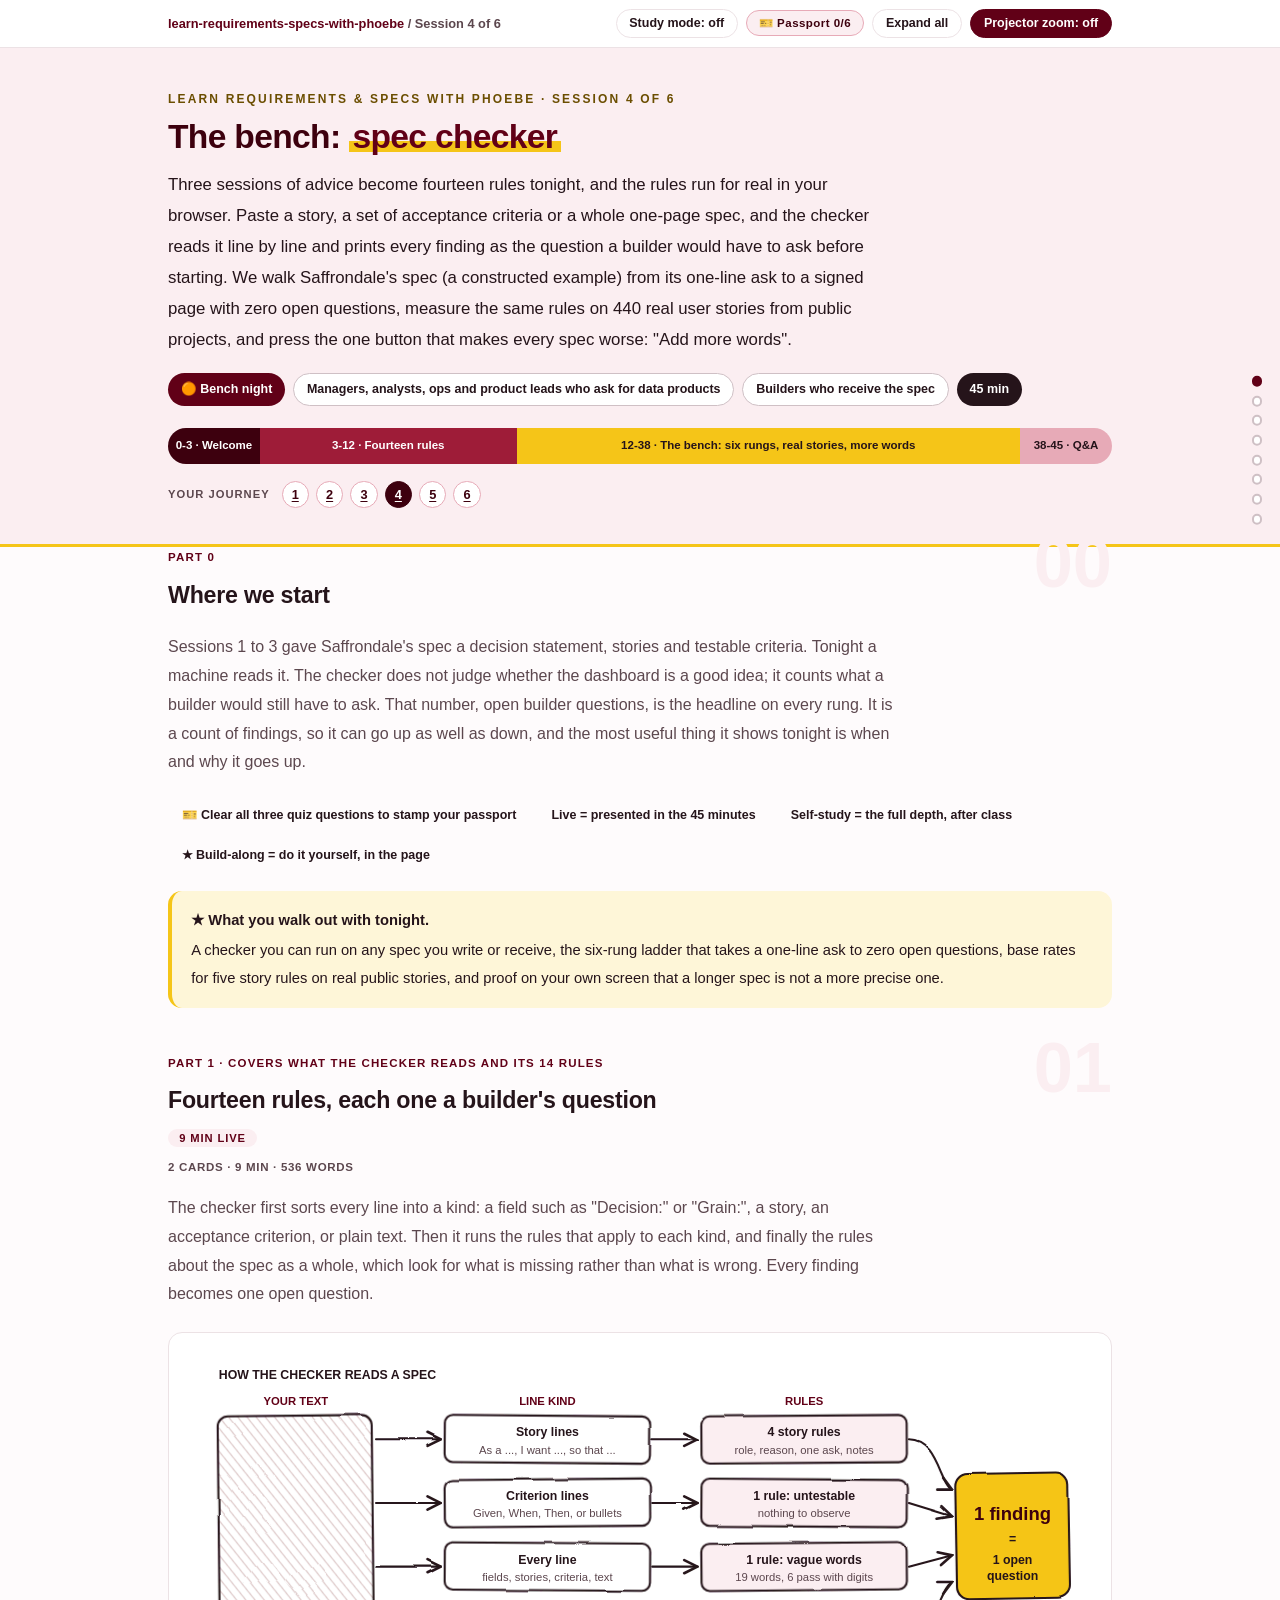
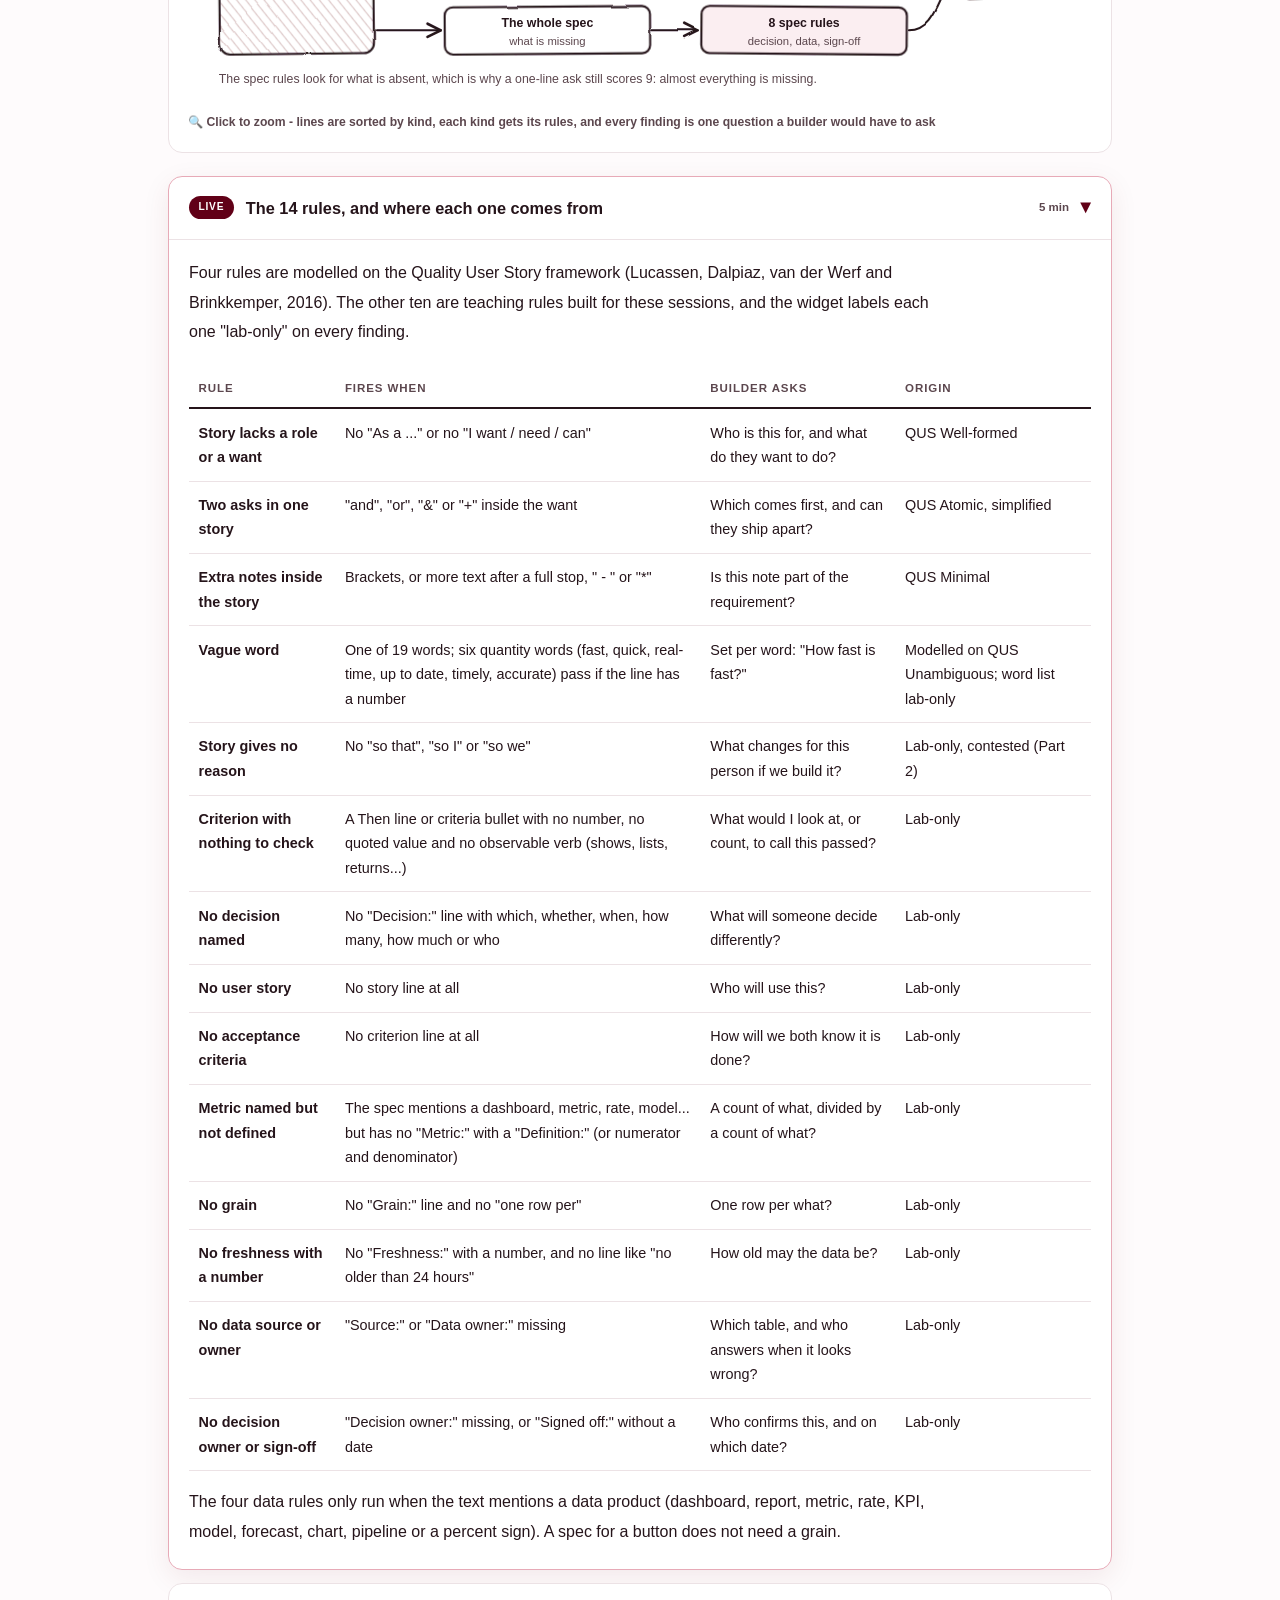
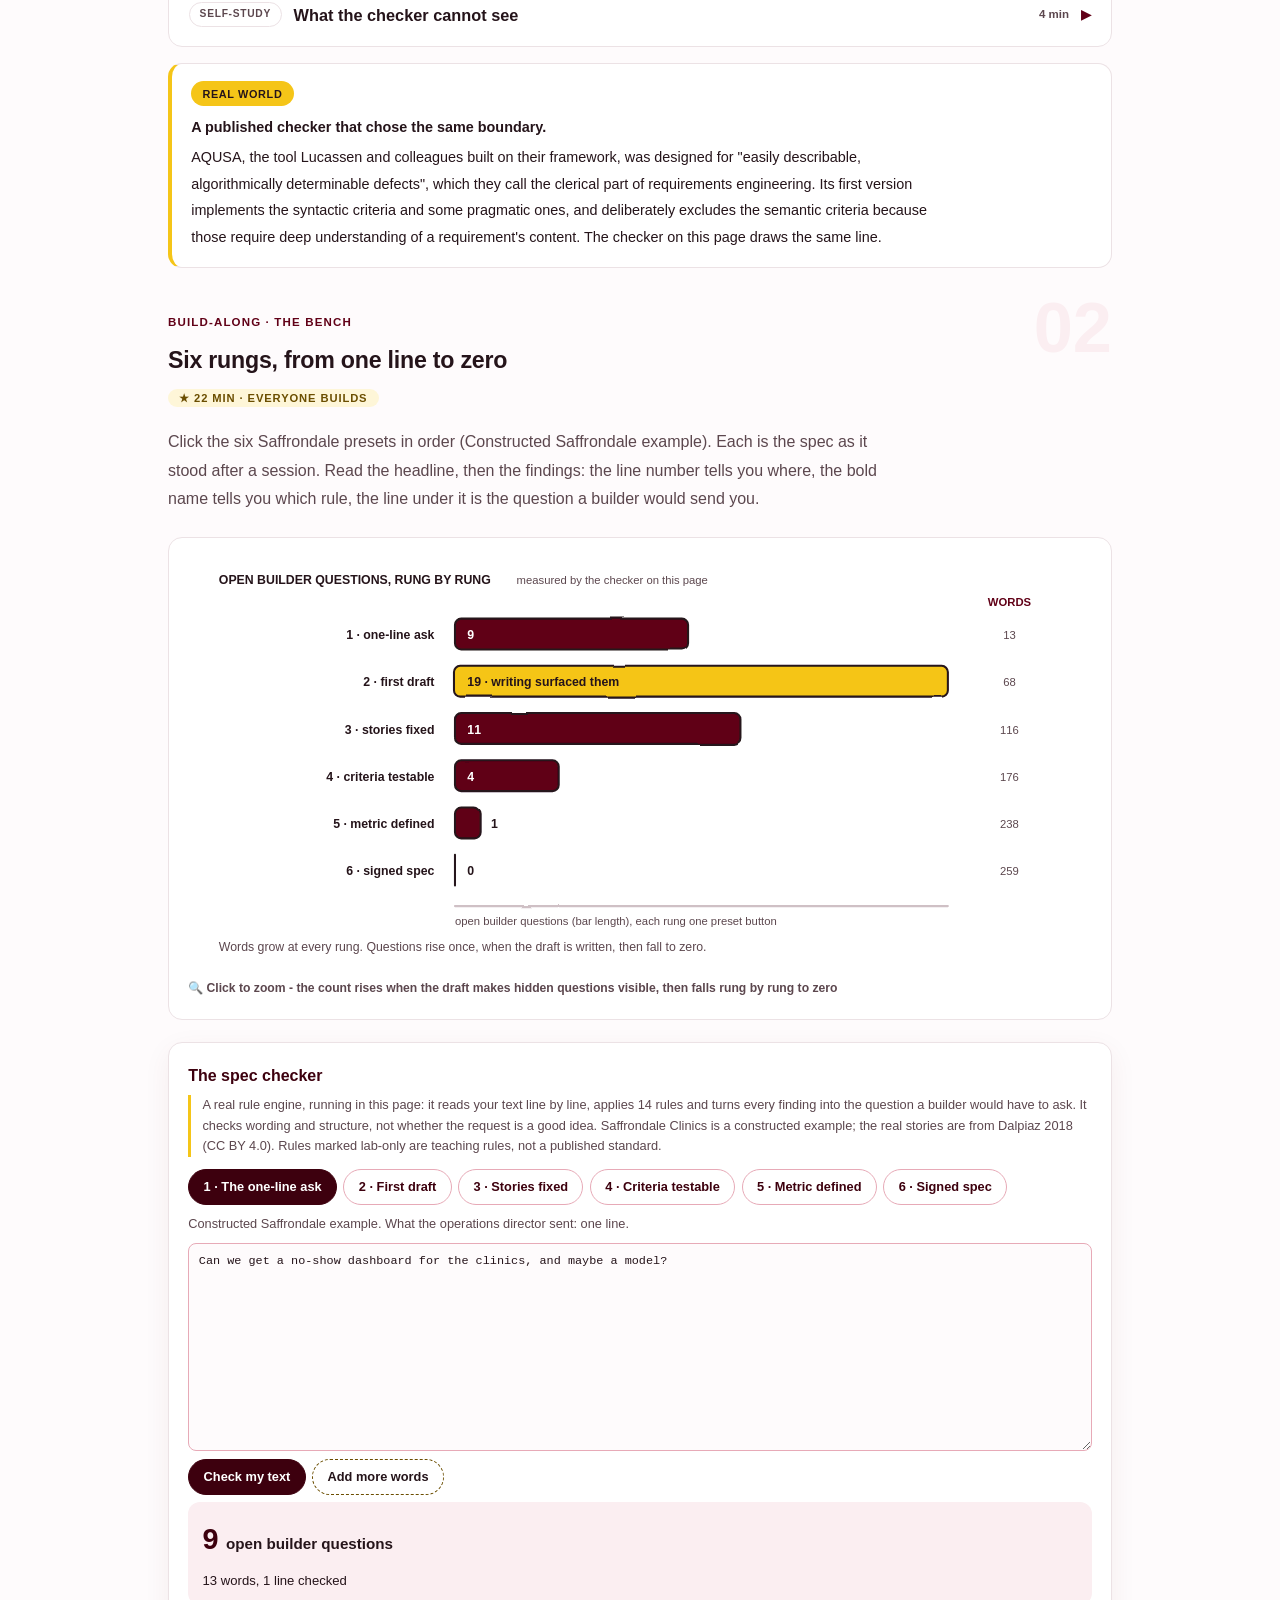
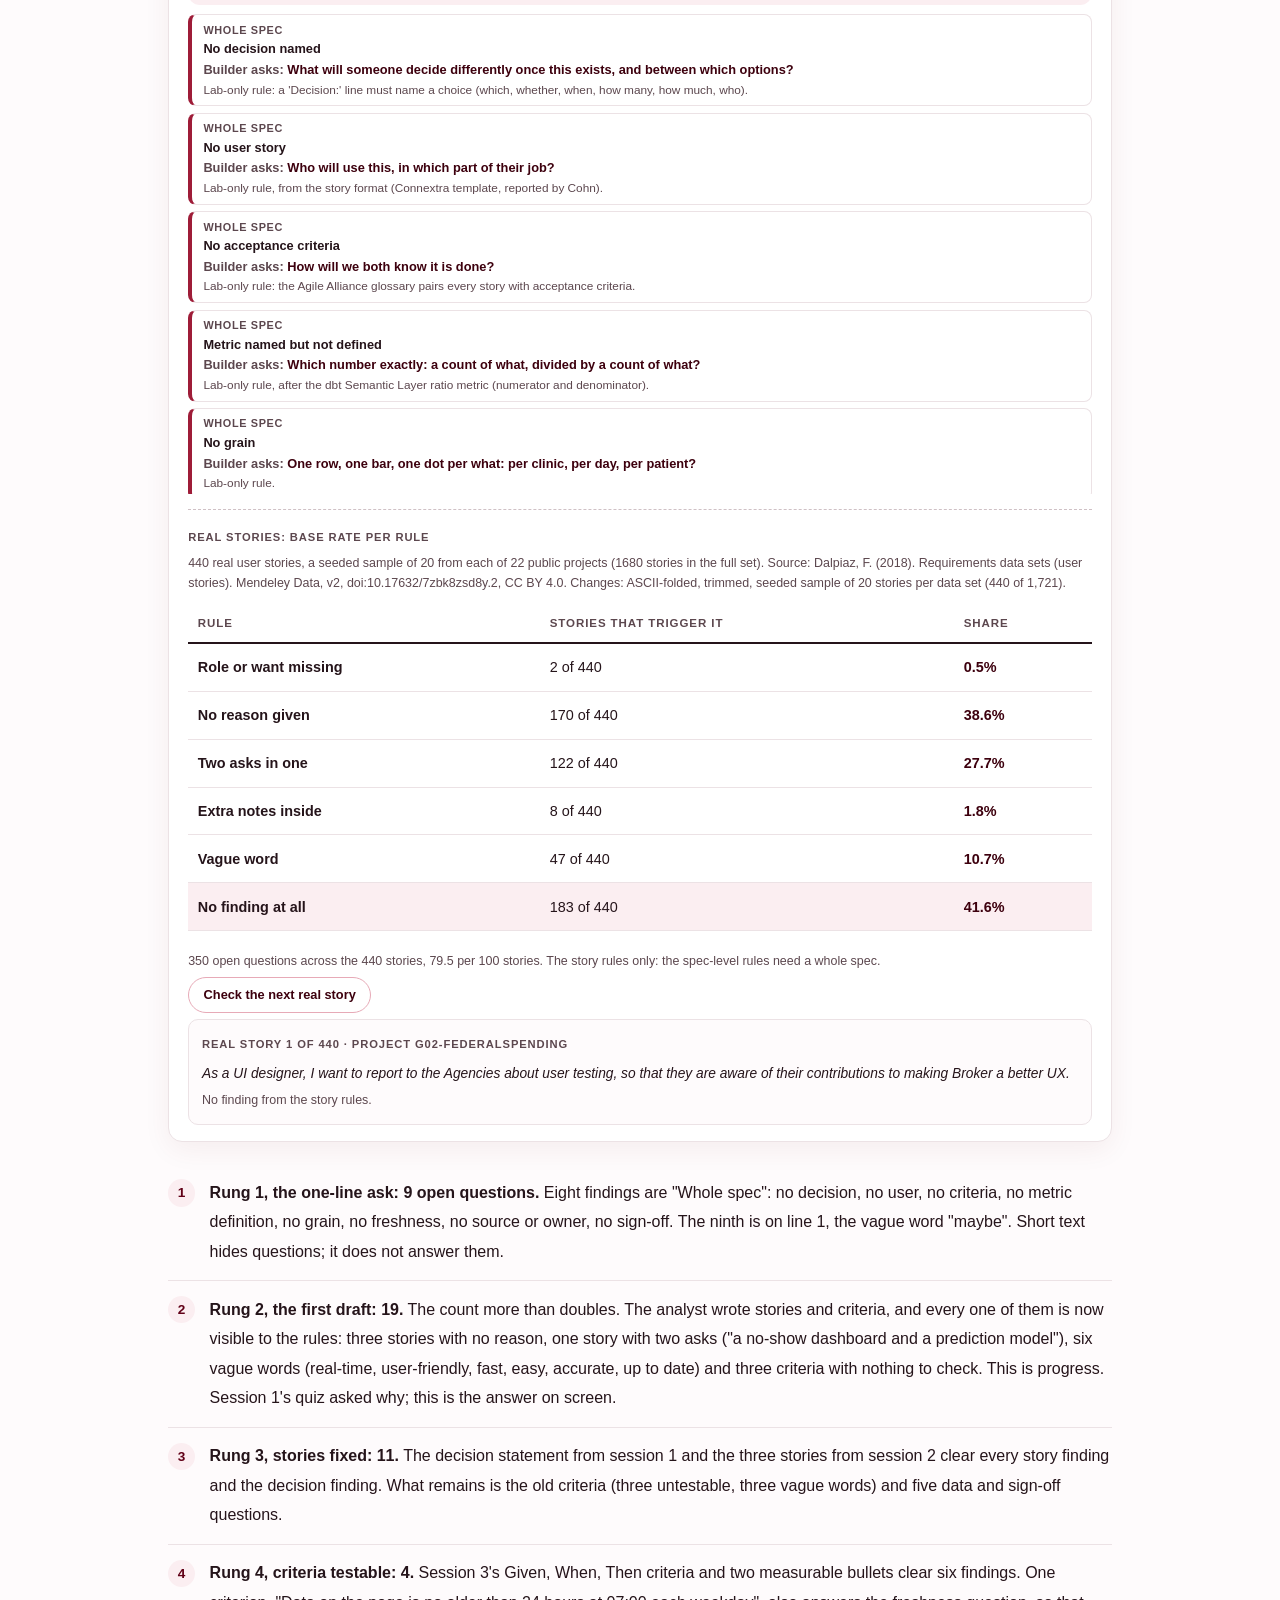
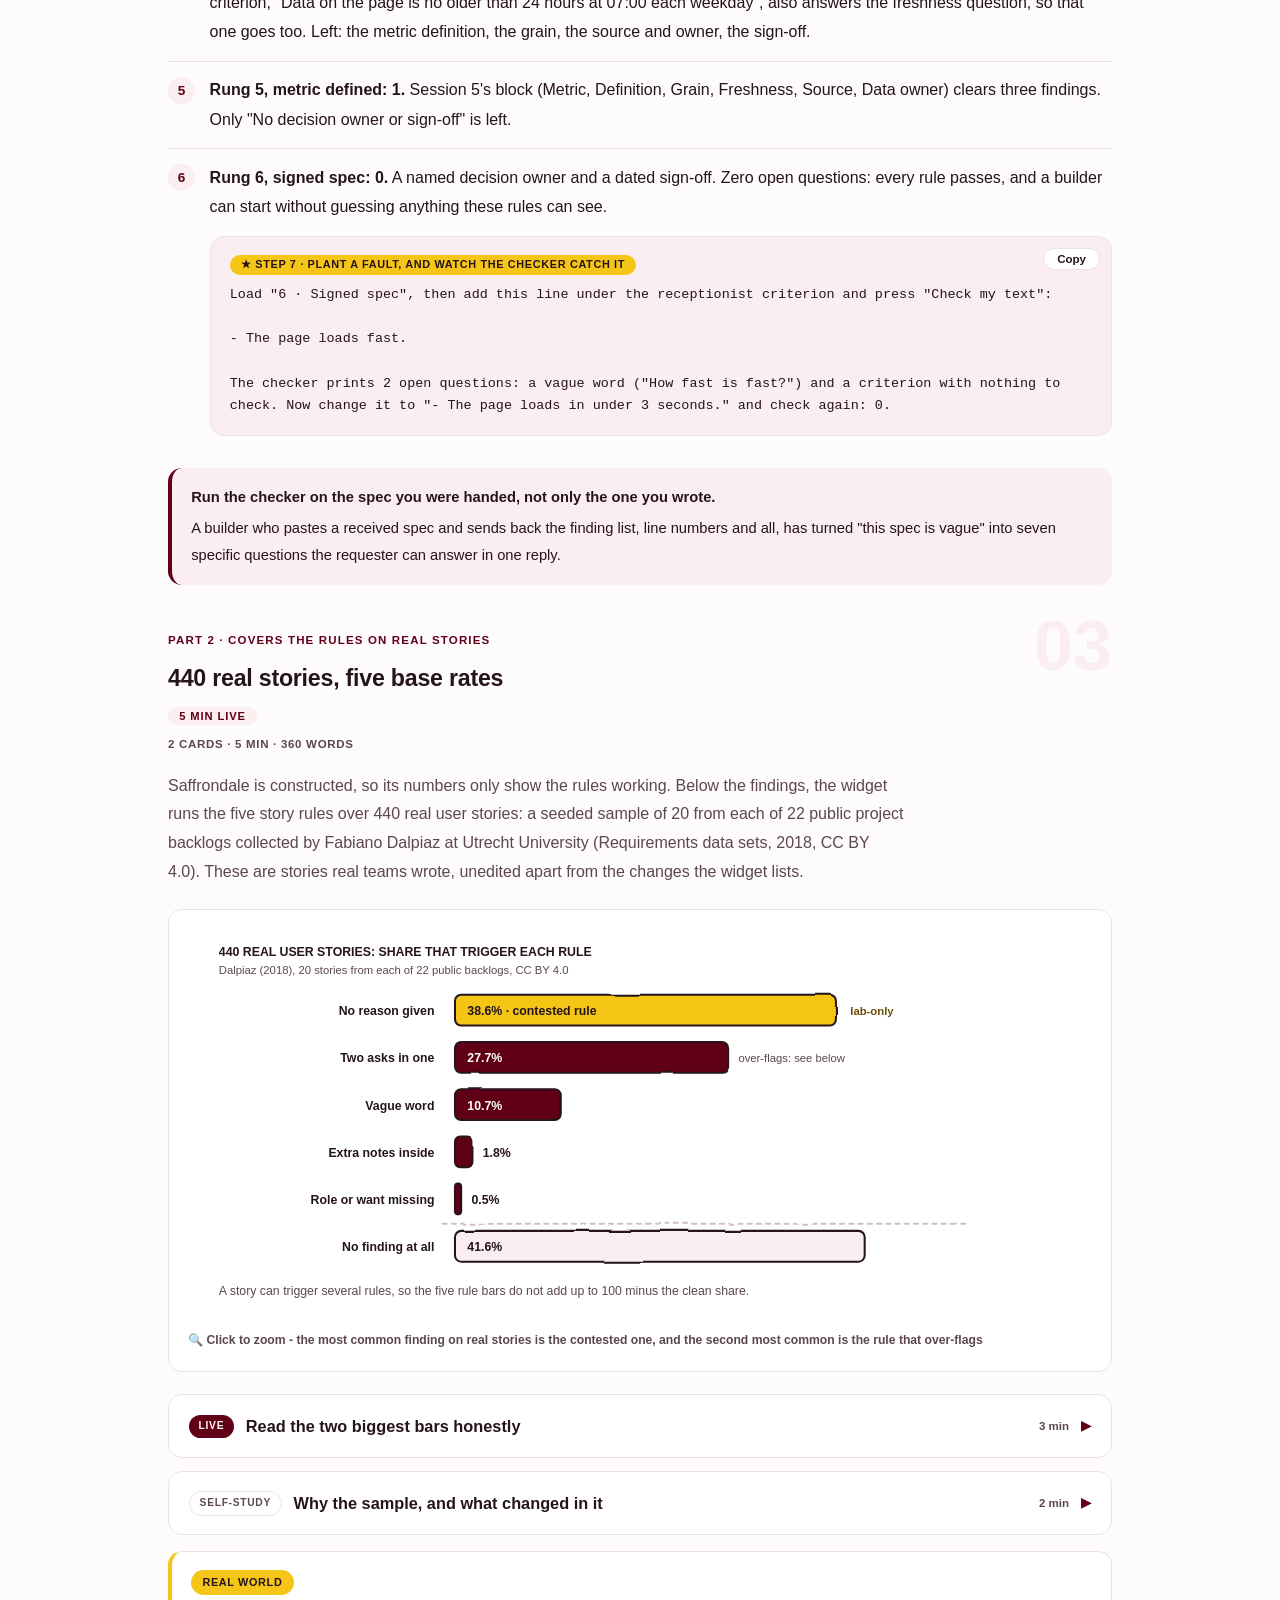
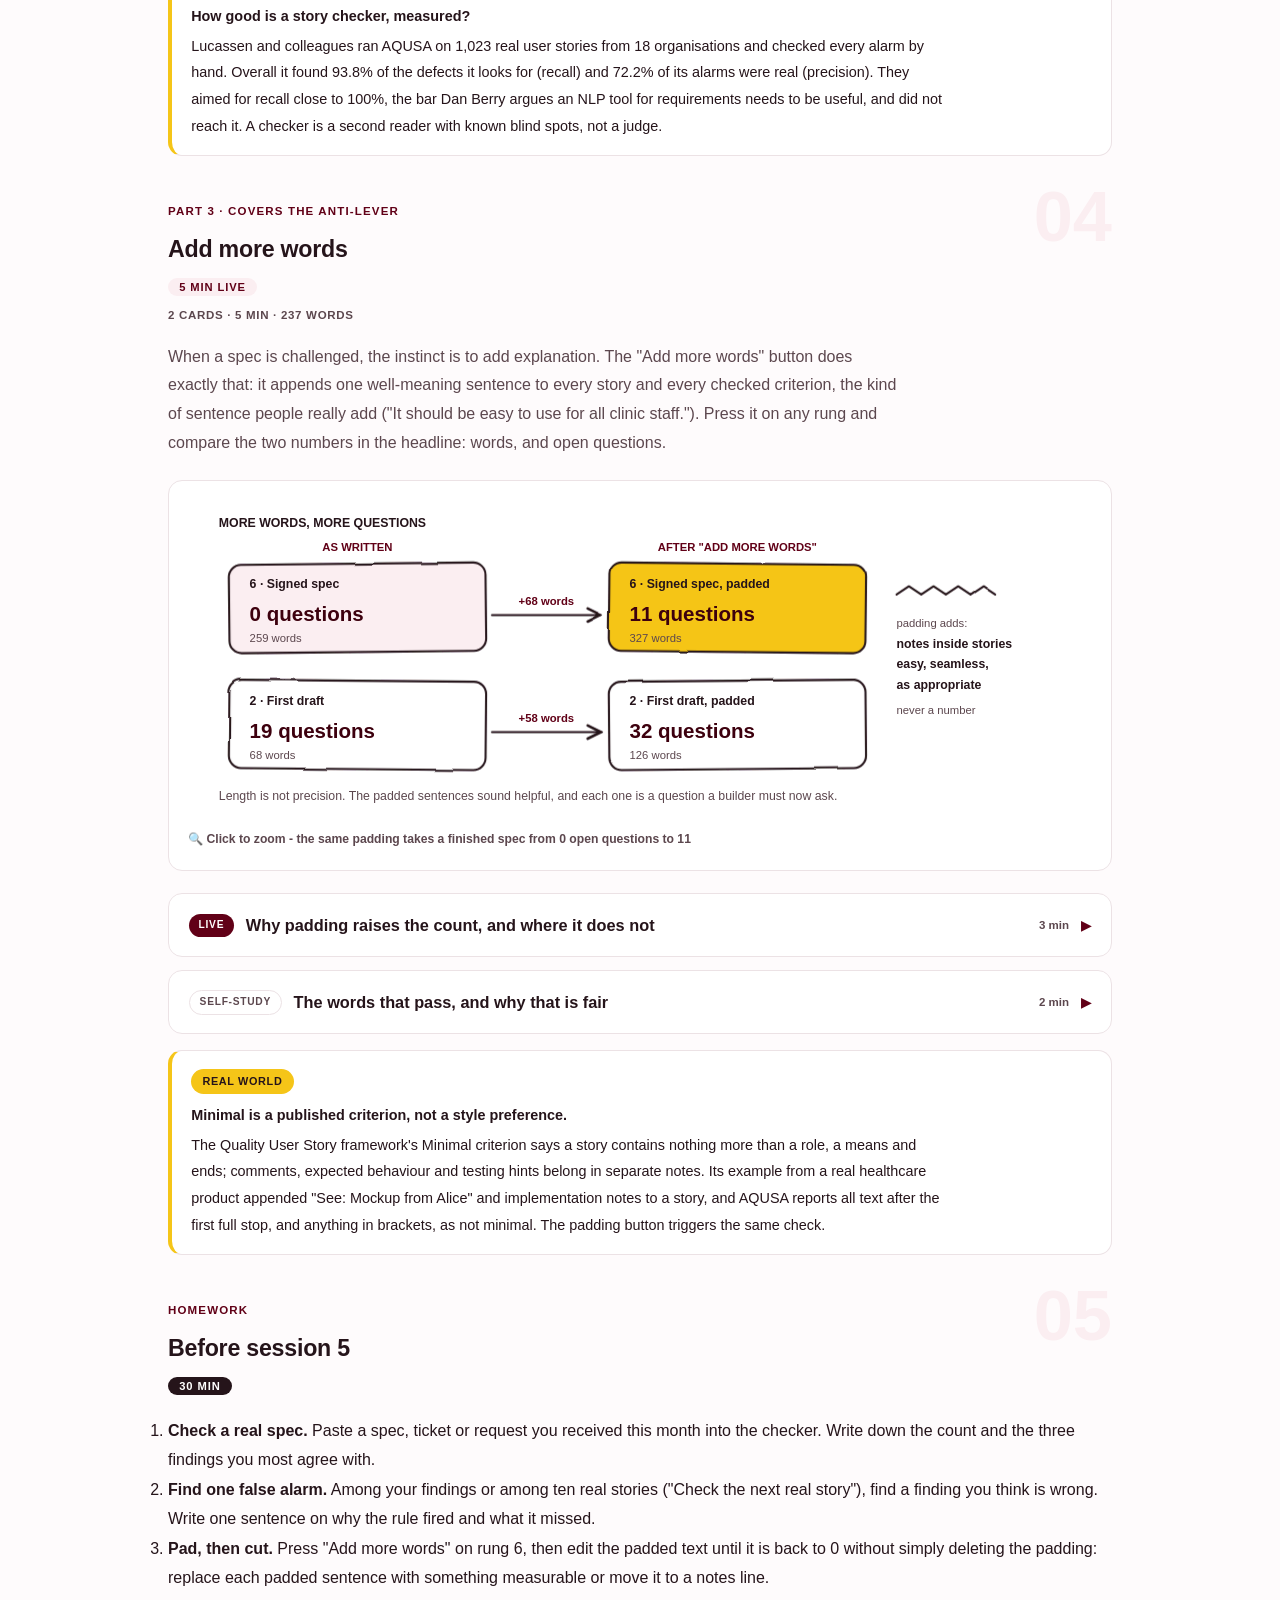
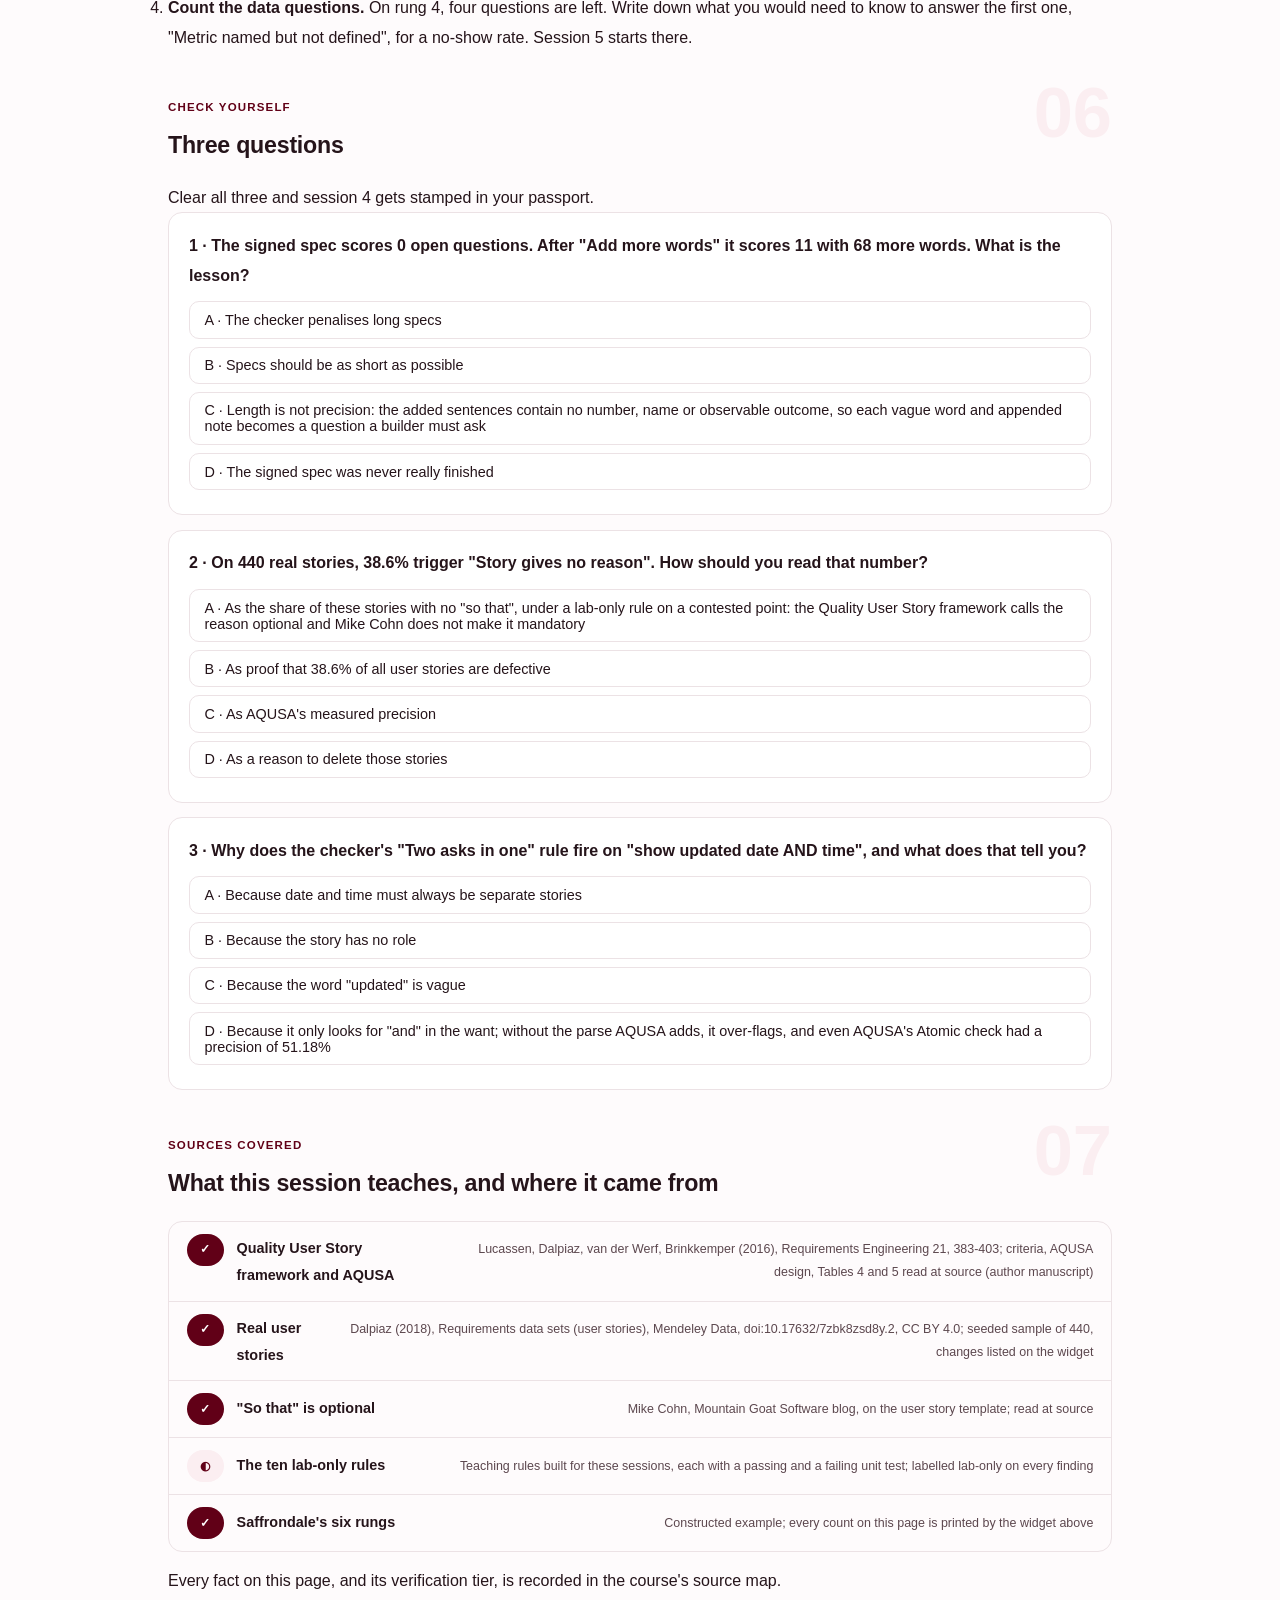
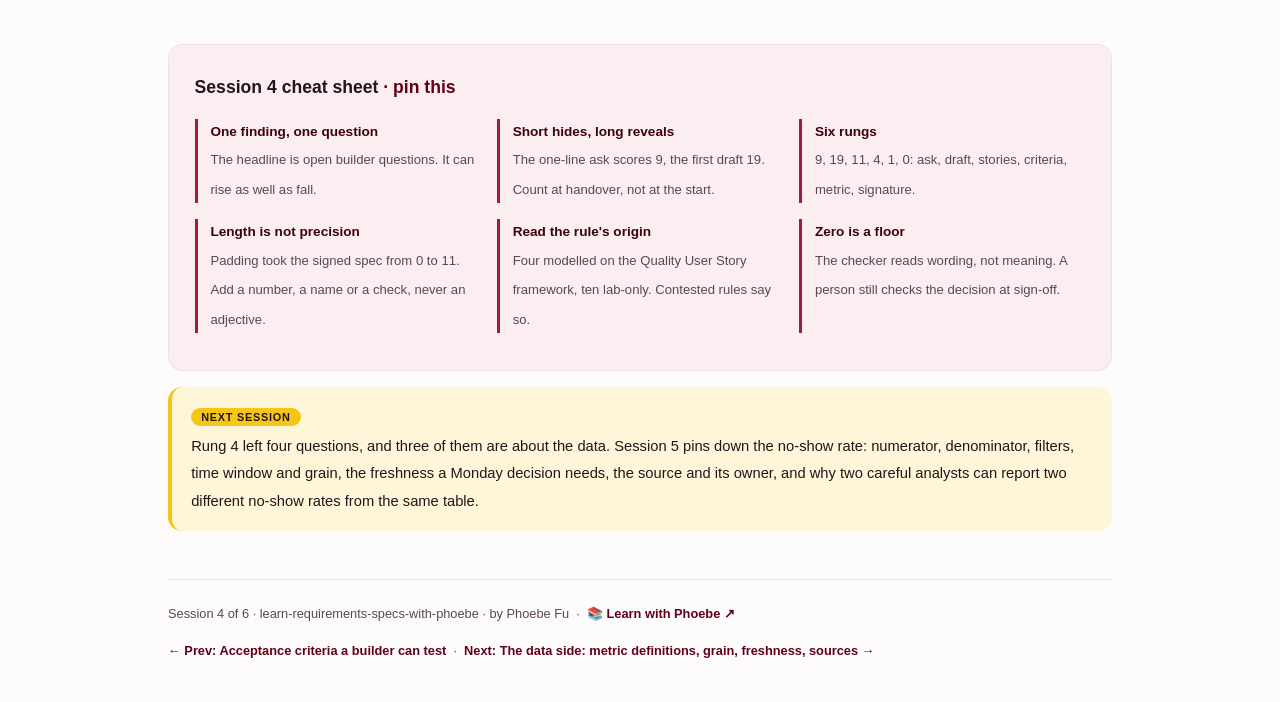
<file: courses/04-the-spec-checker.html>
<!DOCTYPE html>
<html lang="en">
<head>
<meta charset="UTF-8">
<meta name="viewport" content="width=device-width, initial-scale=1.0">
<!-- social:start -->
<meta name="description" content="Session 4 of 6. A real spec checker in the browser: 14 rules turn every vague word, missing grain and unsigned decision into the question a builder would have to ask. Walk the constructed Saffrondale spec from 19 open questions to 0, read base rates on 440 real user stories, and watch extra words push the count back up.">
<meta property="og:type" content="article">
<meta property="og:site_name" content="Learn with Phoebe">
<meta property="og:title" content="The spec checker - learn requirements specs with phoebe">
<meta property="og:description" content="Session 4 of 6. A real rule engine over text: findings, line numbers, open builder questions, real-story base rates and an anti-lever.">
<meta property="og:url" content="https://phoebefu6.github.io/learn-requirements-specs-with-phoebe/courses/04-the-spec-checker.html">
<meta property="og:image" content="https://phoebefu6.github.io/learn-requirements-specs-with-phoebe/assets/og-cover.png">
<meta property="og:image:width" content="1200">
<meta property="og:image:height" content="630">
<meta name="twitter:card" content="summary_large_image">
<meta name="twitter:title" content="The spec checker - learn requirements specs with phoebe">
<meta name="twitter:description" content="Session 4 of 6. Count the open builder questions in a spec, for real, in your browser.">
<meta name="twitter:image" content="https://phoebefu6.github.io/learn-requirements-specs-with-phoebe/assets/og-cover.png">
<!-- social:end -->
<title>Session 4 · The spec checker - learn requirements specs with phoebe</title>
<link rel="stylesheet" href="../assets/style.css?v=1">
</head>
<body>

<div class="toolbar">
  <div class="wrap">
    <span class="crumb"><a href="../index.html">learn-requirements-specs-with-phoebe</a> / Session 4 of 6</span>
    <button class="btn" id="toggle-all" type="button">Expand all</button>
    <button class="btn primary" id="zoom-toggle" type="button">Projector zoom: off</button>
  </div>
</div>

<header class="masthead">
  <div class="wrap">
    <div class="eyebrow">Learn Requirements &amp; Specs with Phoebe · Session 4 of 6</div>
    <h1>The bench: <span class="accent">spec checker</span></h1>
    <p class="sub">Three sessions of advice become fourteen rules tonight, and the rules run for real in your browser. Paste a story, a set of acceptance criteria or a whole one-page spec, and the checker reads it line by line and prints every finding as the question a builder would have to ask before starting. We walk Saffrondale's spec (a constructed example) from its one-line ask to a signed page with zero open questions, measure the same rules on 440 real user stories from public projects, and press the one button that makes every spec worse: "Add more words".</p>
    <div class="chip-row">
      <span class="chip level">🟠 Bench night</span>
      <span class="chip audience">Managers, analysts, ops and product leads who ask for data products</span>
      <span class="chip audience">Builders who receive the spec</span>
      <span class="chip time">45 min</span>
    </div>
    <div class="agenda">
      <span class="a1" style="flex:1">0-3 · Welcome</span>
      <span class="a2" style="flex:3">3-12 · Fourteen rules</span>
      <span class="a3" style="flex:6">12-38 · The bench: six rungs, real stories, more words</span>
      <span class="a4" style="flex:1">38-45 · Q&amp;A</span>
    </div>
  </div>
</header>

<main class="wrap">

  <section class="section" id="intro">
    <div class="section-kicker">
      <span class="klabel">Part 0</span>
      <h2>Where we start</h2>
    </div>
    <p class="lede">Sessions 1 to 3 gave Saffrondale's spec a decision statement, stories and testable criteria. Tonight a machine reads it. The checker does not judge whether the dashboard is a good idea; it counts what a builder would still have to ask. That number, open builder questions, is the headline on every rung. It is a count of findings, so it can go up as well as down, and the most useful thing it shows tonight is when and why it goes up.</p>

    <div class="legend">
      <span class="pill">🎫 Clear all three quiz questions to stamp your passport</span>
      <span class="pill">Live = presented in the 45 minutes</span>
      <span class="pill">Self-study = the full depth, after class</span>
      <span class="pill">★ Build-along = do it yourself, in the page</span>
    </div>

    <div class="callout win">
      <p><strong>★ What you walk out with tonight.</strong> A checker you can run on any spec you write or receive, the six-rung ladder that takes a one-line ask to zero open questions, base rates for five story rules on real public stories, and proof on your own screen that a longer spec is not a more precise one.</p>
    </div>
  </section>

  <section class="section" id="part-1">
    <div class="section-kicker">
      <span class="klabel">Part 1 · covers what the checker reads and its 14 rules</span>
      <h2>Fourteen rules, each one a builder's question</h2>
      <span class="tag concept">9 min live</span>
    </div>
    <p class="lede">The checker first sorts every line into a kind: a field such as "Decision:" or "Grain:", a story, an acceptance criterion, or plain text. Then it runs the rules that apply to each kind, and finally the rules about the spec as a whole, which look for what is missing rather than what is wrong. Every finding becomes one open question.</p>

    <figure class="zoomable">
      <svg viewBox="0 0 880 340" xmlns="http://www.w3.org/2000/svg" role="img" aria-label="How the checker reads a spec. Your text enters one line at a time and is sorted into four lanes: story lines go to 4 story rules (role, reason, one ask, extra notes); criterion lines go to 1 rule, untestable; every line goes to 1 rule for vague words, 19 words of which 6 are exempt when the line has a number; the whole spec goes to 8 spec rules about the decision, the data and the sign-off. All 14 rules feed one result: each finding is one open builder question.">
        <defs>
          <filter id="s4aSk" x="-3%" y="-3%" width="106%" height="106%"><feTurbulence type="fractalNoise" baseFrequency="0.02" numOctaves="2" seed="14" result="n"/><feDisplacementMap in="SourceGraphic" in2="n" scale="2.4" xChannelSelector="R" yChannelSelector="G"/></filter>
          <pattern id="s4aHc" patternUnits="userSpaceOnUse" width="7" height="7" patternTransform="rotate(-38)"><line x1="0" y1="0" x2="0" y2="7" stroke="#610017" stroke-width="1" opacity=".5"/></pattern>
          <marker id="s4aAr" viewBox="0 0 10 10" refX="9" refY="5" markerWidth="8" markerHeight="8" orient="auto"><path d="M1 1 L9 5 L1 9" fill="none" stroke="#25141A" stroke-width="1.6" stroke-linecap="round"/></marker>
        </defs>
        <style>
          .s4aH { font: 800 12px Inter, sans-serif; fill: #25141A; }
          .s4aL { font: 600 12px Inter, sans-serif; fill: #25141A; }
          .s4aS { font: 400 11px Inter, sans-serif; fill: #5C474E; }
          .s4aA { font: 700 11px Inter, sans-serif; fill: #610017; }
          .s4aV { font: 800 18px Inter, sans-serif; fill: #3D000E; }
          .s4aN { font: 400 12px Inter, sans-serif; fill: #5C474E; }
        </style>

        <text class="s4aH" x="30" y="26">HOW THE CHECKER READS A SPEC</text>
        <text class="s4aA" x="105" y="52" text-anchor="middle">YOUR TEXT</text>
        <text class="s4aA" x="350" y="52" text-anchor="middle">LINE KIND</text>
        <text class="s4aA" x="600" y="52" text-anchor="middle">RULES</text>

        <g filter="url(#s4aSk)" fill="none" stroke="#25141A" stroke-width="2" stroke-linecap="round" stroke-linejoin="round">
          <rect x="30" y="62" width="150" height="232" rx="10" transform="rotate(-0.6 105 178)" fill="url(#s4aHc)"/>
          <rect x="250" y="62" width="200" height="46" rx="8" transform="rotate(0.5 350 85)" fill="#FFFFFF"/>
          <rect x="250" y="124" width="200" height="46" rx="8" transform="rotate(-0.5 350 147)" fill="#FFFFFF"/>
          <rect x="250" y="186" width="200" height="46" rx="8" transform="rotate(0.4 350 209)" fill="#FFFFFF"/>
          <rect x="250" y="248" width="200" height="46" rx="8" transform="rotate(-0.4 350 271)" fill="#FFFFFF"/>
          <rect x="500" y="62" width="200" height="46" rx="8" transform="rotate(-0.4 600 85)" fill="#FBEEF1"/>
          <rect x="500" y="124" width="200" height="46" rx="8" transform="rotate(0.4 600 147)" fill="#FBEEF1"/>
          <rect x="500" y="186" width="200" height="46" rx="8" transform="rotate(-0.5 600 209)" fill="#FBEEF1"/>
          <rect x="500" y="248" width="200" height="46" rx="8" transform="rotate(0.5 600 271)" fill="#FBEEF1"/>
          <rect x="748" y="118" width="110" height="122" rx="12" transform="rotate(-1 803 179)" fill="#F5C518"/>
          <path d="M183 85 L246 85" marker-end="url(#s4aAr)"/>
          <path d="M183 147 L246 147" marker-end="url(#s4aAr)"/>
          <path d="M183 209 L246 209" marker-end="url(#s4aAr)"/>
          <path d="M183 271 L246 271" marker-end="url(#s4aAr)"/>
          <path d="M452 85 L496 85" marker-end="url(#s4aAr)"/>
          <path d="M452 147 L496 147" marker-end="url(#s4aAr)"/>
          <path d="M452 209 L496 209" marker-end="url(#s4aAr)"/>
          <path d="M452 271 L496 271" marker-end="url(#s4aAr)"/>
          <path d="M702 85 C730 85 732 128 744 134" marker-end="url(#s4aAr)"/>
          <path d="M702 147 L744 160" marker-end="url(#s4aAr)"/>
          <path d="M702 209 L744 198" marker-end="url(#s4aAr)"/>
          <path d="M702 271 C730 271 732 230 744 224" marker-end="url(#s4aAr)"/>
        </g>

        <text class="s4aH" x="350" y="82" text-anchor="middle">Story lines</text>
        <text class="s4aS" x="350" y="99" text-anchor="middle">As a ..., I want ..., so that ...</text>
        <text class="s4aH" x="350" y="144" text-anchor="middle">Criterion lines</text>
        <text class="s4aS" x="350" y="161" text-anchor="middle">Given, When, Then, or bullets</text>
        <text class="s4aH" x="350" y="206" text-anchor="middle">Every line</text>
        <text class="s4aS" x="350" y="223" text-anchor="middle">fields, stories, criteria, text</text>
        <text class="s4aH" x="350" y="268" text-anchor="middle">The whole spec</text>
        <text class="s4aS" x="350" y="285" text-anchor="middle">what is missing</text>

        <text class="s4aH" x="600" y="82" text-anchor="middle">4 story rules</text>
        <text class="s4aS" x="600" y="99" text-anchor="middle">role, reason, one ask, notes</text>
        <text class="s4aH" x="600" y="144" text-anchor="middle">1 rule: untestable</text>
        <text class="s4aS" x="600" y="161" text-anchor="middle">nothing to observe</text>
        <text class="s4aH" x="600" y="206" text-anchor="middle">1 rule: vague words</text>
        <text class="s4aS" x="600" y="223" text-anchor="middle">19 words, 6 pass with digits</text>
        <text class="s4aH" x="600" y="268" text-anchor="middle">8 spec rules</text>
        <text class="s4aS" x="600" y="285" text-anchor="middle">decision, data, sign-off</text>

        <text class="s4aV" x="803" y="164" text-anchor="middle">1 finding</text>
        <text class="s4aH" x="803" y="186" text-anchor="middle">=</text>
        <text class="s4aH" x="803" y="206" text-anchor="middle">1 open</text>
        <text class="s4aH" x="803" y="222" text-anchor="middle">question</text>
        <text class="s4aN" x="30" y="322">The spec rules look for what is absent, which is why a one-line ask still scores 9: almost everything is missing.</text>
      </svg>
      <figcaption>🔍 Click to zoom - lines are sorted by kind, each kind gets its rules, and every finding is one question a builder would have to ask</figcaption>
    </figure>

    <details class="card" open>
      <summary><span class="mode live">Live</span>The 14 rules, and where each one comes from<span class="mini">5 min</span><span class="caret">▶</span></summary>
      <div class="body">
        <p>Four rules are modelled on the Quality User Story framework (Lucassen, Dalpiaz, van der Werf and Brinkkemper, 2016). The other ten are teaching rules built for these sessions, and the widget labels each one "lab-only" on every finding.</p>
        <table class="clean">
          <tr><th>Rule</th><th>Fires when</th><th>Builder asks</th><th>Origin</th></tr>
          <tr><td>Story lacks a role or a want</td><td>No "As a ..." or no "I want / need / can"</td><td>Who is this for, and what do they want to do?</td><td>QUS Well-formed</td></tr>
          <tr><td>Two asks in one story</td><td>"and", "or", "&amp;" or "+" inside the want</td><td>Which comes first, and can they ship apart?</td><td>QUS Atomic, simplified</td></tr>
          <tr><td>Extra notes inside the story</td><td>Brackets, or more text after a full stop, " - " or "*"</td><td>Is this note part of the requirement?</td><td>QUS Minimal</td></tr>
          <tr><td>Vague word</td><td>One of 19 words; six quantity words (fast, quick, real-time, up to date, timely, accurate) pass if the line has a number</td><td>Set per word: "How fast is fast?"</td><td>Modelled on QUS Unambiguous; word list lab-only</td></tr>
          <tr><td>Story gives no reason</td><td>No "so that", "so I" or "so we"</td><td>What changes for this person if we build it?</td><td>Lab-only, contested (Part 2)</td></tr>
          <tr><td>Criterion with nothing to check</td><td>A Then line or criteria bullet with no number, no quoted value and no observable verb (shows, lists, returns...)</td><td>What would I look at, or count, to call this passed?</td><td>Lab-only</td></tr>
          <tr><td>No decision named</td><td>No "Decision:" line with which, whether, when, how many, how much or who</td><td>What will someone decide differently?</td><td>Lab-only</td></tr>
          <tr><td>No user story</td><td>No story line at all</td><td>Who will use this?</td><td>Lab-only</td></tr>
          <tr><td>No acceptance criteria</td><td>No criterion line at all</td><td>How will we both know it is done?</td><td>Lab-only</td></tr>
          <tr><td>Metric named but not defined</td><td>The spec mentions a dashboard, metric, rate, model... but has no "Metric:" with a "Definition:" (or numerator and denominator)</td><td>A count of what, divided by a count of what?</td><td>Lab-only</td></tr>
          <tr><td>No grain</td><td>No "Grain:" line and no "one row per"</td><td>One row per what?</td><td>Lab-only</td></tr>
          <tr><td>No freshness with a number</td><td>No "Freshness:" with a number, and no line like "no older than 24 hours"</td><td>How old may the data be?</td><td>Lab-only</td></tr>
          <tr><td>No data source or owner</td><td>"Source:" or "Data owner:" missing</td><td>Which table, and who answers when it looks wrong?</td><td>Lab-only</td></tr>
          <tr><td>No decision owner or sign-off</td><td>"Decision owner:" missing, or "Signed off:" without a date</td><td>Who confirms this, and on which date?</td><td>Lab-only</td></tr>
        </table>
        <p>The four data rules only run when the text mentions a data product (dashboard, report, metric, rate, KPI, model, forecast, chart, pipeline or a percent sign). A spec for a button does not need a grain.</p>
      </div>
    </details>

    <details class="card">
      <summary><span class="mode self">Self-study</span>What the checker cannot see<span class="mini">4 min</span><span class="caret">▶</span></summary>
      <div class="body">
        <p>It reads wording and structure, never meaning. It cannot tell whether the decision is the right one, whether two stories contradict each other (QUS calls this Conflict-free), whether a story describes a solution instead of a problem (Problem-oriented), or whether the "so that" is a real reason or a reference to another story (Conceptually sound). Those are the semantic criteria, and they need a person.</p>
        <p>It is also easy to satisfy on purpose. "Decision: whether to have a dashboard" contains a choice word and passes. "Then the page shows something" contains an observable verb and passes. A zero is a floor, not a verdict: it means a builder has no question the rules can detect, and the session 6 sign-off is where a person checks the rest.</p>
        <p>And the rules are simple patterns, so they make mistakes in both directions. Part 2 measures one of them on real stories.</p>
      </div>
    </details>

    <div class="callout example">
      <span class="ex-pill">Real world</span>
      <p><strong>A published checker that chose the same boundary.</strong> AQUSA, the tool Lucassen and colleagues built on their framework, was designed for "easily describable, algorithmically determinable defects", which they call the clerical part of requirements engineering. Its first version implements the syntactic criteria and some pragmatic ones, and deliberately excludes the semantic criteria because those require deep understanding of a requirement's content. The checker on this page draws the same line.</p>
    </div>
  </section>

  <section class="section" id="bench">
    <div class="section-kicker">
      <span class="klabel">Build-along · the bench</span>
      <h2>Six rungs, from one line to zero</h2>
      <span class="tag demo">★ 22 min · everyone builds</span>
    </div>
    <p class="lede">Click the six Saffrondale presets in order (Constructed Saffrondale example). Each is the spec as it stood after a session. Read the headline, then the findings: the line number tells you where, the bold name tells you which rule, the line under it is the question a builder would send you.</p>

    <figure class="zoomable">
      <svg viewBox="0 0 880 400" xmlns="http://www.w3.org/2000/svg" role="img" aria-label="Open builder questions on each of the six Saffrondale rungs, measured by the checker: one-line ask 9 questions in 13 words; first draft 19 in 68 words; stories fixed 11 in 116 words; criteria testable 4 in 176 words; metric defined 1 in 238 words; signed spec 0 in 259 words. The first draft is highlighted as the highest count.">
        <defs>
          <filter id="s4bSk" x="-3%" y="-3%" width="106%" height="106%"><feTurbulence type="fractalNoise" baseFrequency="0.02" numOctaves="2" seed="24" result="n"/><feDisplacementMap in="SourceGraphic" in2="n" scale="2.4" xChannelSelector="R" yChannelSelector="G"/></filter>
          <pattern id="s4bHc" patternUnits="userSpaceOnUse" width="7" height="7" patternTransform="rotate(-38)"><line x1="0" y1="0" x2="0" y2="7" stroke="#610017" stroke-width="1" opacity=".5"/></pattern>
          <marker id="s4bAr" viewBox="0 0 10 10" refX="9" refY="5" markerWidth="8" markerHeight="8" orient="auto"><path d="M1 1 L9 5 L1 9" fill="none" stroke="#25141A" stroke-width="1.6" stroke-linecap="round"/></marker>
        </defs>
        <style>
          .s4bH { font: 800 12px Inter, sans-serif; fill: #25141A; }
          .s4bL { font: 600 12px Inter, sans-serif; fill: #25141A; }
          .s4bS { font: 400 11px Inter, sans-serif; fill: #5C474E; }
          .s4bW { font: 800 12px Inter, sans-serif; fill: #FFFFFF; }
          .s4bK { font: 800 12px Inter, sans-serif; fill: #25141A; }
          .s4bA { font: 700 11px Inter, sans-serif; fill: #610017; }
          .s4bN { font: 400 12px Inter, sans-serif; fill: #5C474E; }
        </style>

        <text class="s4bH" x="30" y="26">OPEN BUILDER QUESTIONS, RUNG BY RUNG</text>
        <text class="s4bS" x="320" y="26">measured by the checker on this page</text>
        <text class="s4bA" x="800" y="48" text-anchor="middle">WORDS</text>

        <g filter="url(#s4bSk)" fill="none" stroke="#25141A" stroke-width="2" stroke-linecap="round" stroke-linejoin="round">
          <rect x="260" y="60" width="227" height="30" rx="6" fill="#610017"/>
          <rect x="260" y="106" width="480" height="30" rx="6" fill="#F5C518"/>
          <rect x="260" y="152" width="278" height="30" rx="6" fill="#610017"/>
          <rect x="260" y="198" width="101" height="30" rx="6" fill="#610017"/>
          <rect x="260" y="244" width="25" height="30" rx="6" fill="#610017"/>
          <path d="M260 290 L260 320"/>
          <path d="M260 340 L740 340" stroke="#CFC0C5"/>
        </g>

        <text class="s4bL" x="240" y="80" text-anchor="end">1 · one-line ask</text>
        <text class="s4bL" x="240" y="126" text-anchor="end">2 · first draft</text>
        <text class="s4bL" x="240" y="172" text-anchor="end">3 · stories fixed</text>
        <text class="s4bL" x="240" y="218" text-anchor="end">4 · criteria testable</text>
        <text class="s4bL" x="240" y="264" text-anchor="end">5 · metric defined</text>
        <text class="s4bL" x="240" y="310" text-anchor="end">6 · signed spec</text>

        <text class="s4bW" x="272" y="80">9</text>
        <text class="s4bK" x="272" y="126">19 · writing surfaced them</text>
        <text class="s4bW" x="272" y="172">11</text>
        <text class="s4bW" x="272" y="218">4</text>
        <text class="s4bK" x="295" y="264">1</text>
        <text class="s4bK" x="272" y="310">0</text>

        <text class="s4bS" x="800" y="80" text-anchor="middle">13</text>
        <text class="s4bS" x="800" y="126" text-anchor="middle">68</text>
        <text class="s4bS" x="800" y="172" text-anchor="middle">116</text>
        <text class="s4bS" x="800" y="218" text-anchor="middle">176</text>
        <text class="s4bS" x="800" y="264" text-anchor="middle">238</text>
        <text class="s4bS" x="800" y="310" text-anchor="middle">259</text>
        <text class="s4bS" x="260" y="358">open builder questions (bar length), each rung one preset button</text>
        <text class="s4bN" x="30" y="384">Words grow at every rung. Questions rise once, when the draft is written, then fall to zero.</text>
      </svg>
      <figcaption>🔍 Click to zoom - the count rises when the draft makes hidden questions visible, then falls rung by rung to zero</figcaption>
    </figure>

    <div class="rqs-bench" data-preset="ask"></div>

    <div class="steps">
      <div class="step">
        <p><strong>Rung 1, the one-line ask: 9 open questions.</strong> Eight findings are "Whole spec": no decision, no user, no criteria, no metric definition, no grain, no freshness, no source or owner, no sign-off. The ninth is on line 1, the vague word "maybe". Short text hides questions; it does not answer them.</p>
      </div>
      <div class="step">
        <p><strong>Rung 2, the first draft: 19.</strong> The count more than doubles. The analyst wrote stories and criteria, and every one of them is now visible to the rules: three stories with no reason, one story with two asks ("a no-show dashboard and a prediction model"), six vague words (real-time, user-friendly, fast, easy, accurate, up to date) and three criteria with nothing to check. This is progress. Session 1's quiz asked why; this is the answer on screen.</p>
      </div>
      <div class="step">
        <p><strong>Rung 3, stories fixed: 11.</strong> The decision statement from session 1 and the three stories from session 2 clear every story finding and the decision finding. What remains is the old criteria (three untestable, three vague words) and five data and sign-off questions.</p>
      </div>
      <div class="step">
        <p><strong>Rung 4, criteria testable: 4.</strong> Session 3's Given, When, Then criteria and two measurable bullets clear six findings. One criterion, "Data on the page is no older than 24 hours at 07:00 each weekday", also answers the freshness question, so that one goes too. Left: the metric definition, the grain, the source and owner, the sign-off.</p>
      </div>
      <div class="step">
        <p><strong>Rung 5, metric defined: 1.</strong> Session 5's block (Metric, Definition, Grain, Freshness, Source, Data owner) clears three findings. Only "No decision owner or sign-off" is left.</p>
      </div>
      <div class="step">
        <p><strong>Rung 6, signed spec: 0.</strong> A named decision owner and a dated sign-off. Zero open questions: every rule passes, and a builder can start without guessing anything these rules can see.</p>
        <div class="prompt-box good"><span class="label">★ Step 7 · plant a fault, and watch the checker catch it</span>Load "6 · Signed spec", then add this line under the receptionist criterion and press "Check my text":

- The page loads fast.

The checker prints 2 open questions: a vague word ("How fast is fast?") and a criterion with nothing to check. Now change it to "- The page loads in under 3 seconds." and check again: 0.</div>
      </div>
    </div>

    <div class="callout tip">
      <p><strong>Run the checker on the spec you were handed, not only the one you wrote.</strong> A builder who pastes a received spec and sends back the finding list, line numbers and all, has turned "this spec is vague" into seven specific questions the requester can answer in one reply.</p>
    </div>
  </section>

  <section class="section" id="part-2">
    <div class="section-kicker">
      <span class="klabel">Part 2 · covers the rules on real stories</span>
      <h2>440 real stories, five base rates</h2>
      <span class="tag concept">5 min live</span>
    </div>
    <p class="lede">Saffrondale is constructed, so its numbers only show the rules working. Below the findings, the widget runs the five story rules over 440 real user stories: a seeded sample of 20 from each of 22 public project backlogs collected by Fabiano Dalpiaz at Utrecht University (Requirements data sets, 2018, CC BY 4.0). These are stories real teams wrote, unedited apart from the changes the widget lists.</p>

    <figure class="zoomable">
      <svg viewBox="0 0 880 380" xmlns="http://www.w3.org/2000/svg" role="img" aria-label="Share of 440 real user stories that trigger each story rule at least once, measured by the checker: no reason given 38.6 percent; two asks in one 27.7 percent; vague word 10.7 percent; extra notes inside 1.8 percent; role or want missing 0.5 percent. Stories with no finding at all: 41.6 percent.">
        <defs>
          <filter id="s4cSk" x="-3%" y="-3%" width="106%" height="106%"><feTurbulence type="fractalNoise" baseFrequency="0.02" numOctaves="2" seed="34" result="n"/><feDisplacementMap in="SourceGraphic" in2="n" scale="2.4" xChannelSelector="R" yChannelSelector="G"/></filter>
          <pattern id="s4cHc" patternUnits="userSpaceOnUse" width="7" height="7" patternTransform="rotate(-38)"><line x1="0" y1="0" x2="0" y2="7" stroke="#610017" stroke-width="1" opacity=".5"/></pattern>
          <marker id="s4cAr" viewBox="0 0 10 10" refX="9" refY="5" markerWidth="8" markerHeight="8" orient="auto"><path d="M1 1 L9 5 L1 9" fill="none" stroke="#25141A" stroke-width="1.6" stroke-linecap="round"/></marker>
        </defs>
        <style>
          .s4cH { font: 800 12px Inter, sans-serif; fill: #25141A; }
          .s4cL { font: 600 12px Inter, sans-serif; fill: #25141A; }
          .s4cS { font: 400 11px Inter, sans-serif; fill: #5C474E; }
          .s4cW { font: 800 12px Inter, sans-serif; fill: #FFFFFF; }
          .s4cK { font: 800 12px Inter, sans-serif; fill: #25141A; }
          .s4cB { font: 800 11px Inter, sans-serif; fill: #6B4E00; }
          .s4cN { font: 400 12px Inter, sans-serif; fill: #5C474E; }
        </style>

        <text class="s4cH" x="30" y="26">440 REAL USER STORIES: SHARE THAT TRIGGER EACH RULE</text>
        <text class="s4cS" x="30" y="44">Dalpiaz (2018), 20 stories from each of 22 public backlogs, CC BY 4.0</text>

        <g filter="url(#s4cSk)" fill="none" stroke="#25141A" stroke-width="2" stroke-linecap="round" stroke-linejoin="round">
          <rect x="260" y="64" width="371" height="30" rx="6" fill="#F5C518"/>
          <rect x="260" y="110" width="266" height="30" rx="6" fill="#610017"/>
          <rect x="260" y="156" width="103" height="30" rx="6" fill="#610017"/>
          <rect x="260" y="202" width="17" height="30" rx="5" fill="#610017"/>
          <rect x="260" y="248" width="6" height="30" rx="3" fill="#610017"/>
          <rect x="260" y="294" width="399" height="30" rx="6" fill="#FBEEF1"/>
          <path d="M248 287 L760 287" stroke="#CFC0C5" stroke-dasharray="4 5"/>
        </g>

        <text class="s4cL" x="240" y="84" text-anchor="end">No reason given</text>
        <text class="s4cL" x="240" y="130" text-anchor="end">Two asks in one</text>
        <text class="s4cL" x="240" y="176" text-anchor="end">Vague word</text>
        <text class="s4cL" x="240" y="222" text-anchor="end">Extra notes inside</text>
        <text class="s4cL" x="240" y="268" text-anchor="end">Role or want missing</text>
        <text class="s4cL" x="240" y="314" text-anchor="end">No finding at all</text>

        <text class="s4cK" x="272" y="84">38.6% · contested rule</text>
        <text class="s4cW" x="272" y="130">27.7%</text>
        <text class="s4cW" x="272" y="176">10.7%</text>
        <text class="s4cK" x="287" y="222">1.8%</text>
        <text class="s4cK" x="276" y="268">0.5%</text>
        <text class="s4cK" x="272" y="314">41.6%</text>
        <text class="s4cB" x="645" y="84">lab-only</text>
        <text class="s4cS" x="536" y="130">over-flags: see below</text>
        <text class="s4cN" x="30" y="356">A story can trigger several rules, so the five rule bars do not add up to 100 minus the clean share.</text>
      </svg>
      <figcaption>🔍 Click to zoom - the most common finding on real stories is the contested one, and the second most common is the rule that over-flags</figcaption>
    </figure>

    <details class="card">
      <summary><span class="mode live">Live</span>Read the two biggest bars honestly<span class="mini">3 min</span><span class="caret">▶</span></summary>
      <div class="body">
        <p><strong>No reason given, 38.6%.</strong> Real teams leave out "so that" in well over a third of their stories. Is that a defect? It depends who you ask. The Quality User Story framework treats the ends as optional: a story should contain a role, a means and "(optimally) some ends". Mike Cohn writes "so that" in almost every story (62 of 64 in one backlog he counted) but does not consider it mandatory, because sometimes it adds no value. The rule here is lab-only and flags it anyway, because for a data product the reason is usually where the decision lives. Both positions are defensible; the widget says which one it takes.</p>
        <p><strong>Two asks in one, 27.7%.</strong> This rule is cruder than the published one. AQUSA's Atomic check also parses both sides of the "and" to confirm each half is a separate feature, and even so its own evaluation found Atomic precision of 51.18%: about half of its Atomic alarms were false. The checker here skips the parse, so it over-flags. One real story in the sample reads "As an Agency user, I want the header information box to show updated date AND time, so that I know when it was updated." That is one ask, and the rule fires on it.</p>
        <p>Press "Check the next real story" a few times and judge each finding yourself. Agreeing with some and not others is the point.</p>
      </div>
    </details>

    <details class="card">
      <summary><span class="mode self">Self-study</span>Why the sample, and what changed in it<span class="mini">2 min</span><span class="caret">▶</span></summary>
      <div class="body">
        <p>The full public set has 1,680 non-empty story lines across 22 projects (the curator describes it as 22 data sets of 50 or more requirements each, gathered from web sources and sampled). The page ships a seeded sample of 20 per project so that every project counts equally and the file stays small. The licence, CC BY 4.0, asks us to say what we changed: curly quotes and dashes were straightened, other accents dropped, whitespace trimmed and empty lines removed. The widget prints the same list.</p>
        <p>The curator notes that the set was gathered from public web sources, uses non-recent data and was originally used to study ambiguity detection. Treat the base rates as a description of these 440 stories, not of all user stories everywhere.</p>
      </div>
    </details>

    <div class="callout example">
      <span class="ex-pill">Real world</span>
      <p><strong>How good is a story checker, measured?</strong> Lucassen and colleagues ran AQUSA on 1,023 real user stories from 18 organisations and checked every alarm by hand. Overall it found 93.8% of the defects it looks for (recall) and 72.2% of its alarms were real (precision). They aimed for recall close to 100%, the bar Dan Berry argues an NLP tool for requirements needs to be useful, and did not reach it. A checker is a second reader with known blind spots, not a judge.</p>
    </div>
  </section>

  <section class="section" id="part-3">
    <div class="section-kicker">
      <span class="klabel">Part 3 · covers the anti-lever</span>
      <h2>Add more words</h2>
      <span class="tag concept">5 min live</span>
    </div>
    <p class="lede">When a spec is challenged, the instinct is to add explanation. The "Add more words" button does exactly that: it appends one well-meaning sentence to every story and every checked criterion, the kind of sentence people really add ("It should be easy to use for all clinic staff."). Press it on any rung and compare the two numbers in the headline: words, and open questions.</p>

    <figure class="zoomable">
      <svg viewBox="0 0 880 310" xmlns="http://www.w3.org/2000/svg" role="img" aria-label="The anti-lever, measured by the checker. Signed spec: 259 words and 0 questions; after adding 68 words of padding, 327 words and 11 questions. First draft: 68 words and 19 questions; after adding 58 words of padding, 126 words and 32 questions.">
        <defs>
          <filter id="s4dSk" x="-3%" y="-3%" width="106%" height="106%"><feTurbulence type="fractalNoise" baseFrequency="0.02" numOctaves="2" seed="44" result="n"/><feDisplacementMap in="SourceGraphic" in2="n" scale="2.4" xChannelSelector="R" yChannelSelector="G"/></filter>
          <pattern id="s4dHc" patternUnits="userSpaceOnUse" width="7" height="7" patternTransform="rotate(-38)"><line x1="0" y1="0" x2="0" y2="7" stroke="#610017" stroke-width="1" opacity=".5"/></pattern>
          <marker id="s4dAr" viewBox="0 0 10 10" refX="9" refY="5" markerWidth="8" markerHeight="8" orient="auto"><path d="M1 1 L9 5 L1 9" fill="none" stroke="#25141A" stroke-width="1.6" stroke-linecap="round"/></marker>
        </defs>
        <style>
          .s4dH { font: 800 12px Inter, sans-serif; fill: #25141A; }
          .s4dL { font: 600 12px Inter, sans-serif; fill: #25141A; }
          .s4dS { font: 400 11px Inter, sans-serif; fill: #5C474E; }
          .s4dV { font: 800 20px Inter, sans-serif; fill: #3D000E; }
          .s4dA { font: 700 11px Inter, sans-serif; fill: #610017; }
          .s4dN { font: 400 12px Inter, sans-serif; fill: #5C474E; }
        </style>

        <text class="s4dH" x="30" y="26">MORE WORDS, MORE QUESTIONS</text>
        <text class="s4dA" x="165" y="50" text-anchor="middle">AS WRITTEN</text>
        <text class="s4dA" x="535" y="50" text-anchor="middle">AFTER "ADD MORE WORDS"</text>

        <g filter="url(#s4dSk)" fill="none" stroke="#25141A" stroke-width="2" stroke-linecap="round" stroke-linejoin="round">
          <rect x="40" y="62" width="250" height="86" rx="12" transform="rotate(-0.6 165 105)" fill="#FBEEF1"/>
          <rect x="410" y="62" width="250" height="86" rx="12" transform="rotate(0.6 535 105)" fill="#F5C518"/>
          <rect x="40" y="176" width="250" height="86" rx="12" transform="rotate(0.5 165 219)" fill="#FFFFFF"/>
          <rect x="410" y="176" width="250" height="86" rx="12" transform="rotate(-0.5 535 219)" fill="#FFFFFF"/>
          <path d="M296 112 L402 112" marker-end="url(#s4dAr)"/>
          <path d="M296 226 L402 226" marker-end="url(#s4dAr)"/>
          <path d="M690 92 l12 -8 l12 8 l12 -8 l12 8 l12 -8 l12 8 l12 -8 l12 8"/>
        </g>

        <text class="s4dH" x="60" y="86">6 · Signed spec</text>
        <text class="s4dV" x="60" y="118">0 questions</text>
        <text class="s4dS" x="60" y="138">259 words</text>
        <text class="s4dH" x="430" y="86">6 · Signed spec, padded</text>
        <text class="s4dV" x="430" y="118">11 questions</text>
        <text class="s4dS" x="430" y="138">327 words</text>
        <text class="s4dA" x="349" y="102" text-anchor="middle">+68 words</text>

        <text class="s4dH" x="60" y="200">2 · First draft</text>
        <text class="s4dV" x="60" y="232">19 questions</text>
        <text class="s4dS" x="60" y="252">68 words</text>
        <text class="s4dH" x="430" y="200">2 · First draft, padded</text>
        <text class="s4dV" x="430" y="232">32 questions</text>
        <text class="s4dS" x="430" y="252">126 words</text>
        <text class="s4dA" x="349" y="216" text-anchor="middle">+58 words</text>

        <text class="s4dS" x="690" y="124">padding adds:</text>
        <text class="s4dL" x="690" y="144">notes inside stories</text>
        <text class="s4dL" x="690" y="164">easy, seamless,</text>
        <text class="s4dL" x="690" y="184">as appropriate</text>
        <text class="s4dS" x="690" y="208">never a number</text>
        <text class="s4dN" x="30" y="292">Length is not precision. The padded sentences sound helpful, and each one is a question a builder must now ask.</text>
      </svg>
      <figcaption>🔍 Click to zoom - the same padding takes a finished spec from 0 open questions to 11</figcaption>
    </figure>

    <details class="card">
      <summary><span class="mode live">Live</span>Why padding raises the count, and where it does not<span class="mini">3 min</span><span class="caret">▶</span></summary>
      <div class="body">
        <p>On the signed spec, padding adds 11 findings: 3 "extra notes inside the story" (each story now carries a second sentence) and 8 vague words (easy twice, seamless twice, fast, accurate, up to date, as appropriate). Not one sentence answered a question that was open before, because none of them contains a number, a name or something to observe.</p>
        <p>Look at what did not fire. The receptionist criterion already says "the 20 patients with the highest predicted no-show risk"; padding it with "accurate and up to date" adds no finding, because the line carries a number and those are quantity words. And the 24-hour freshness criterion keeps "fast" out of the count for the same reason, though "seamlessly" still fires. The honest reading: padding next to a measurable statement does less harm. Padding in place of one is all harm.</p>
      </div>
    </details>

    <details class="card">
      <summary><span class="mode self">Self-study</span>The words that pass, and why that is fair<span class="mini">2 min</span><span class="caret">▶</span></summary>
      <div class="body">
        <p>Six of the 19 vague words are quantity words: fast, quick, real-time, up to date, timely and accurate. Each one is exempt on a line that also carries a digit, on the reasoning that "fast: under 3 seconds" has answered its own question. The other thirteen (user-friendly, easy, simple, intuitive, efficient, flexible, robust, seamless, as appropriate, as needed, etc., and/or, maybe) always fire, because no number on the line tells you what "intuitive" means.</p>
        <p>The rule is generous on purpose. A checker that fired on "fast" even next to "3 seconds" would teach people to ignore it.</p>
      </div>
    </details>

    <div class="callout example">
      <span class="ex-pill">Real world</span>
      <p><strong>Minimal is a published criterion, not a style preference.</strong> The Quality User Story framework's Minimal criterion says a story contains nothing more than a role, a means and ends; comments, expected behaviour and testing hints belong in separate notes. Its example from a real healthcare product appended "See: Mockup from Alice" and implementation notes to a story, and AQUSA reports all text after the first full stop, and anything in brackets, as not minimal. The padding button triggers the same check.</p>
    </div>
  </section>

  <section class="section" id="exercise">
    <div class="section-kicker">
      <span class="klabel">Homework</span>
      <h2>Before session 5</h2>
      <span class="tag exercise">30 min</span>
    </div>
    <ol>
      <li><strong>Check a real spec.</strong> Paste a spec, ticket or request you received this month into the checker. Write down the count and the three findings you most agree with.</li>
      <li><strong>Find one false alarm.</strong> Among your findings or among ten real stories ("Check the next real story"), find a finding you think is wrong. Write one sentence on why the rule fired and what it missed.</li>
      <li><strong>Pad, then cut.</strong> Press "Add more words" on rung 6, then edit the padded text until it is back to 0 without simply deleting the padding: replace each padded sentence with something measurable or move it to a notes line.</li>
      <li><strong>Count the data questions.</strong> On rung 4, four questions are left. Write down what you would need to know to answer the first one, "Metric named but not defined", for a no-show rate. Session 5 starts there.</li>
    </ol>
  </section>

  <section class="section" id="quiz">
    <div class="section-kicker">
      <span class="klabel">Check yourself</span>
      <h2>Three questions</h2>
    </div>
    <p>Clear all three and session 4 gets stamped in your passport.</p>

    <div class="quiz-q" data-answer="2">
      <p class="qtext">1 · The signed spec scores 0 open questions. After "Add more words" it scores 11 with 68 more words. What is the lesson?</p>
      <button class="qopt" type="button">A · The checker penalises long specs</button>
      <button class="qopt" type="button">B · Specs should be as short as possible</button>
      <button class="qopt" type="button">C · Length is not precision: the added sentences contain no number, name or observable outcome, so each vague word and appended note becomes a question a builder must ask</button>
      <button class="qopt" type="button">D · The signed spec was never really finished</button>
      <p class="qwhy">The checker never counts words. It counts findings, and the padding created them: 3 notes inside stories and 8 vague words. Padding next to a number (the 20-patient criterion) added nothing, which is the honest nuance.</p>
    </div>

    <div class="quiz-q" data-answer="0">
      <p class="qtext">2 · On 440 real stories, 38.6% trigger "Story gives no reason". How should you read that number?</p>
      <button class="qopt" type="button">A · As the share of these stories with no "so that", under a lab-only rule on a contested point: the Quality User Story framework calls the reason optional and Mike Cohn does not make it mandatory</button>
      <button class="qopt" type="button">B · As proof that 38.6% of all user stories are defective</button>
      <button class="qopt" type="button">C · As AQUSA's measured precision</button>
      <button class="qopt" type="button">D · As a reason to delete those stories</button>
      <p class="qwhy">It is a base rate for one rule on one public sample. Whether a missing reason is a defect is a real disagreement; the rule takes a side for data products, where the reason is usually where the decision lives, and says so.</p>
    </div>

    <div class="quiz-q" data-answer="3">
      <p class="qtext">3 · Why does the checker's "Two asks in one" rule fire on "show updated date AND time", and what does that tell you?</p>
      <button class="qopt" type="button">A · Because date and time must always be separate stories</button>
      <button class="qopt" type="button">B · Because the story has no role</button>
      <button class="qopt" type="button">C · Because the word "updated" is vague</button>
      <button class="qopt" type="button">D · Because it only looks for "and" in the want; without the parse AQUSA adds, it over-flags, and even AQUSA's Atomic check had a precision of 51.18%</button>
      <p class="qwhy">Simple patterns make mistakes in both directions. A finding is a prompt to look, and a person decides. That is also why a zero is a floor, not a verdict.</p>
    </div>

    <p class="quiz-score"></p>
  </section>

  <section class="section" id="official">
    <div class="section-kicker">
      <span class="klabel">Sources covered</span>
      <h2>What this session teaches, and where it came from</h2>
    </div>
    <div class="covered">
      <div class="covered-row"><span class="status pill solid">✓</span><span class="name">Quality User Story framework and AQUSA</span><span class="note">Lucassen, Dalpiaz, van der Werf, Brinkkemper (2016), Requirements Engineering 21, 383-403; criteria, AQUSA design, Tables 4 and 5 read at source (author manuscript)</span></div>
      <div class="covered-row"><span class="status pill solid">✓</span><span class="name">Real user stories</span><span class="note">Dalpiaz (2018), Requirements data sets (user stories), Mendeley Data, doi:10.17632/7zbk8zsd8y.2, CC BY 4.0; seeded sample of 440, changes listed on the widget</span></div>
      <div class="covered-row"><span class="status pill solid">✓</span><span class="name">"So that" is optional</span><span class="note">Mike Cohn, Mountain Goat Software blog, on the user story template; read at source</span></div>
      <div class="covered-row"><span class="status pill light">◐</span><span class="name">The ten lab-only rules</span><span class="note">Teaching rules built for these sessions, each with a passing and a failing unit test; labelled lab-only on every finding</span></div>
      <div class="covered-row"><span class="status pill solid">✓</span><span class="name">Saffrondale's six rungs</span><span class="note">Constructed example; every count on this page is printed by the widget above</span></div>
    </div>
    <p class="mono" style="margin-top:14px">Every fact on this page, and its verification tier, is recorded in the course's source map.</p>
  </section>

  <section class="cheat" id="cheatsheet">
    <h3>Session 4 cheat sheet <span>· pin this</span></h3>
    <div class="grid-2">
      <div class="cheat-item"><b>One finding, one question</b><span>The headline is open builder questions. It can rise as well as fall.</span></div>
      <div class="cheat-item"><b>Short hides, long reveals</b><span>The one-line ask scores 9, the first draft 19. Count at handover, not at the start.</span></div>
      <div class="cheat-item"><b>Six rungs</b><span>9, 19, 11, 4, 1, 0: ask, draft, stories, criteria, metric, signature.</span></div>
      <div class="cheat-item"><b>Length is not precision</b><span>Padding took the signed spec from 0 to 11. Add a number, a name or a check, never an adjective.</span></div>
      <div class="cheat-item"><b>Read the rule's origin</b><span>Four modelled on the Quality User Story framework, ten lab-only. Contested rules say so.</span></div>
      <div class="cheat-item"><b>Zero is a floor</b><span>The checker reads wording, not meaning. A person still checks the decision at sign-off.</span></div>
    </div>
  </section>

  <div class="callout next">
    <span class="nx-pill">Next session</span>
    <p>Rung 4 left four questions, and three of them are about the data. Session 5 pins down the no-show rate: numerator, denominator, filters, time window and grain, the freshness a Monday decision needs, the source and its owner, and why two careful analysts can report two different no-show rates from the same table.</p>
  </div>

  <footer class="pagefoot">
    <span>Session 4 of 6 · learn-requirements-specs-with-phoebe · by Phoebe Fu &nbsp;·&nbsp; 📚 <a href="https://phoebefu6.github.io/learn-with-phoebe/">Learn with Phoebe ↗</a></span>
    <span><a href="03-acceptance-criteria-a-builder-can-test.html">← Prev: Acceptance criteria a builder can test</a> &nbsp;·&nbsp; <a href="05-metric-definitions-grain-freshness.html">Next: The data side: metric definitions, grain, freshness, sources →</a></span>
  </footer>

</main>

<script src="../assets/rqs-sample.js?v=2"></script>
<script src="../assets/rqs-live.js?v=2"></script>
<script src="../assets/app.js?v=1"></script>
</body>
</html>
</file>
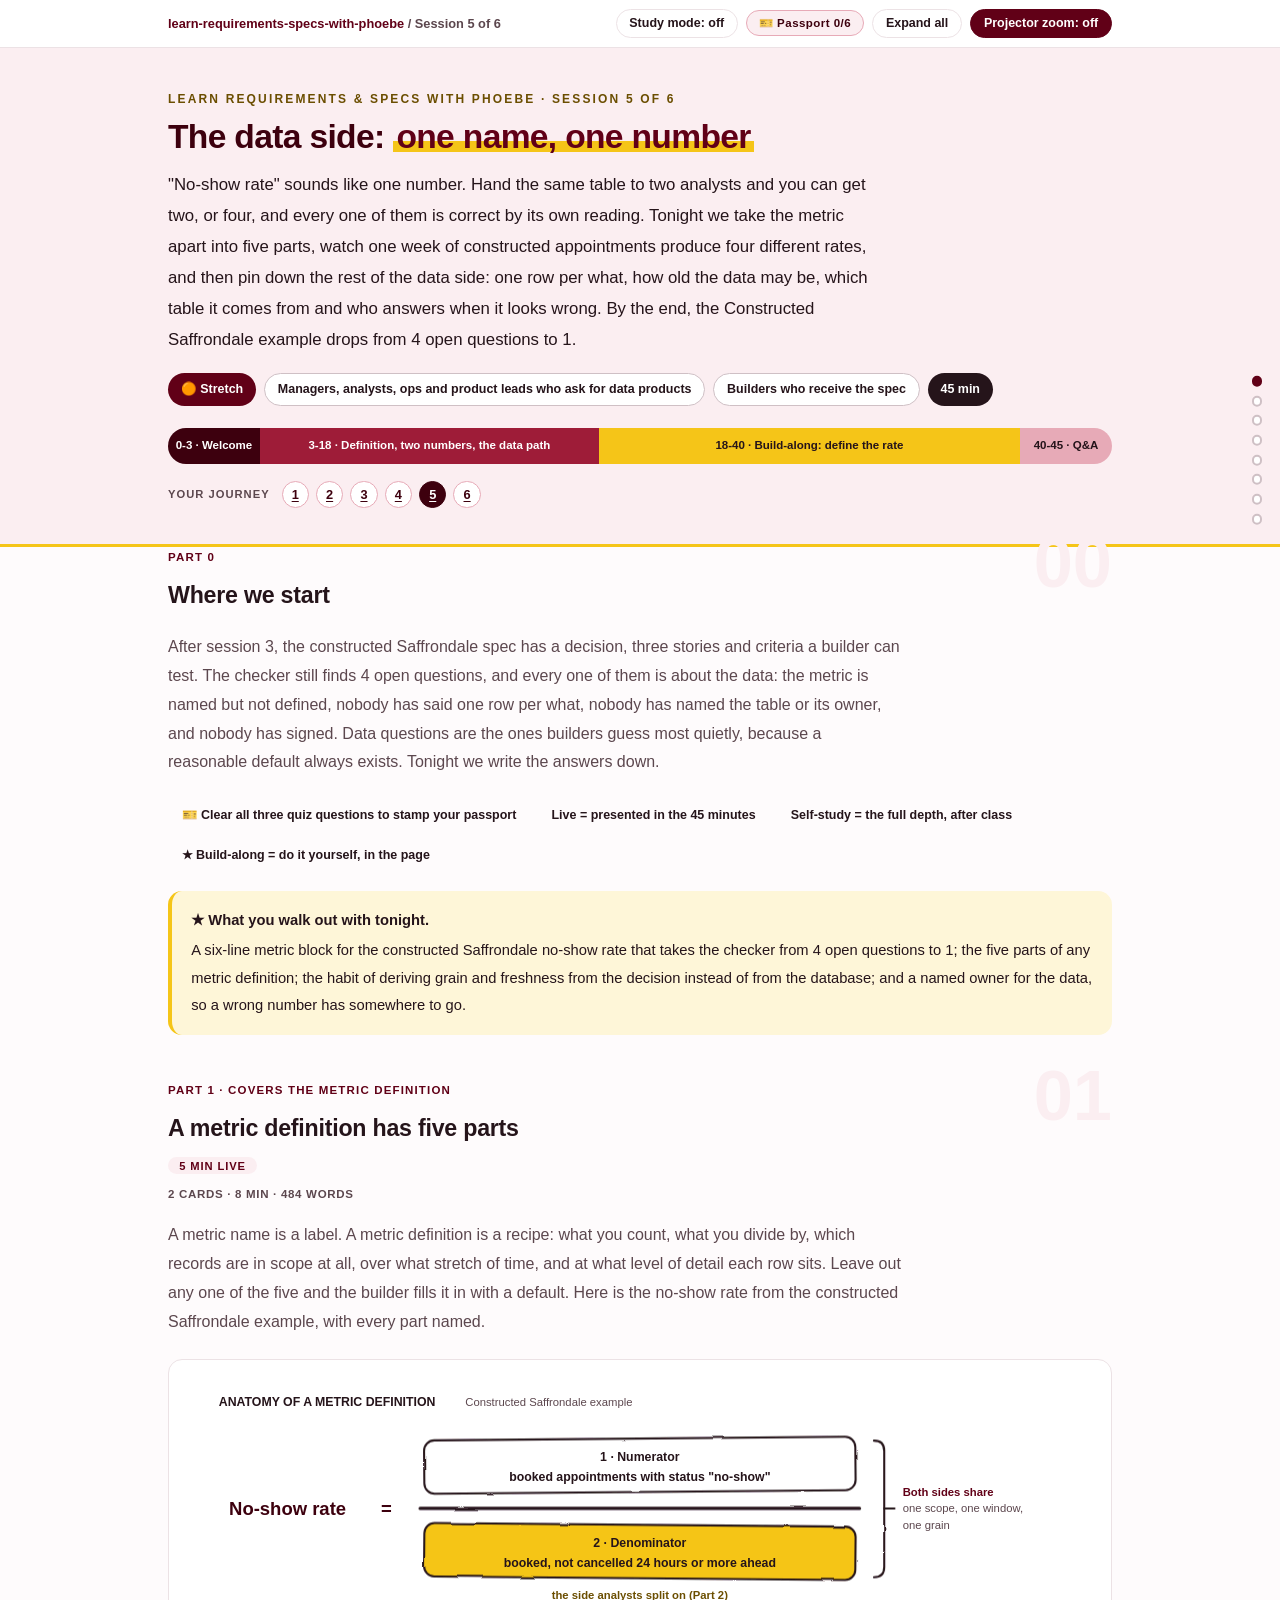
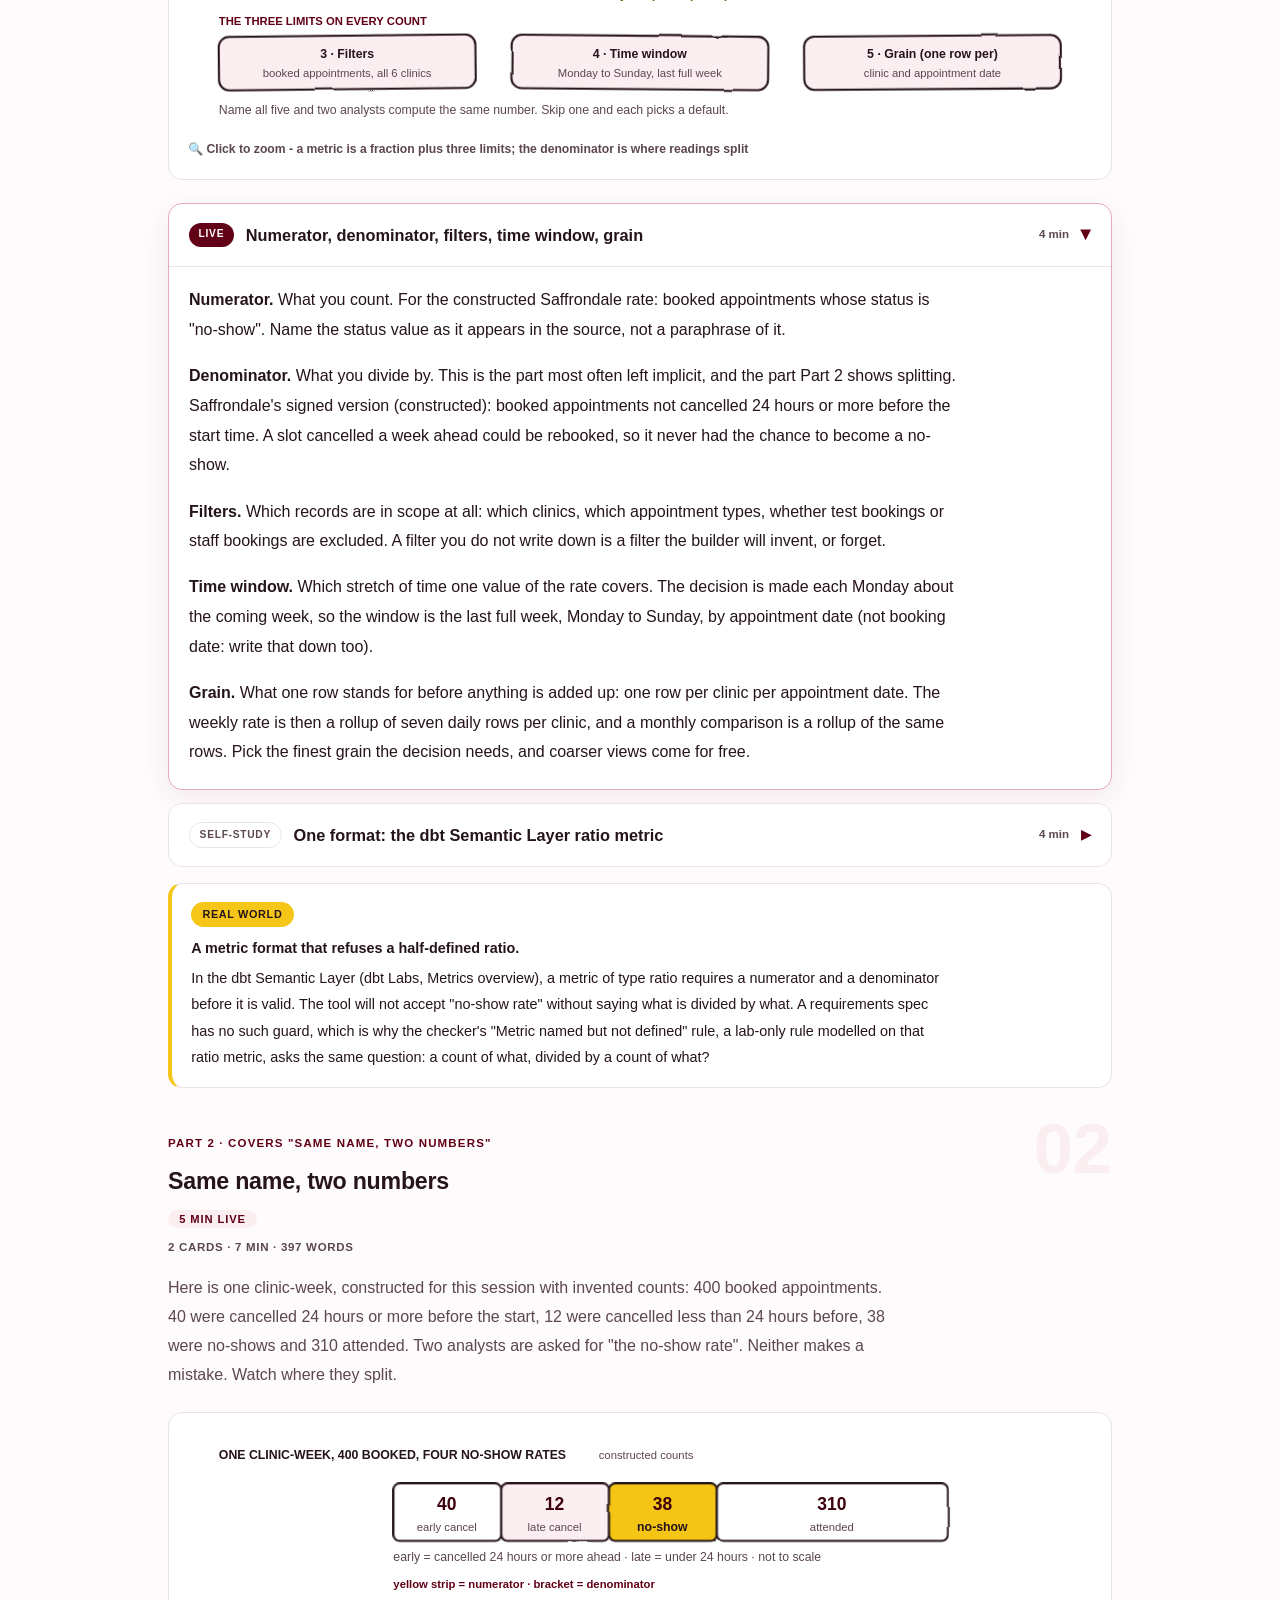
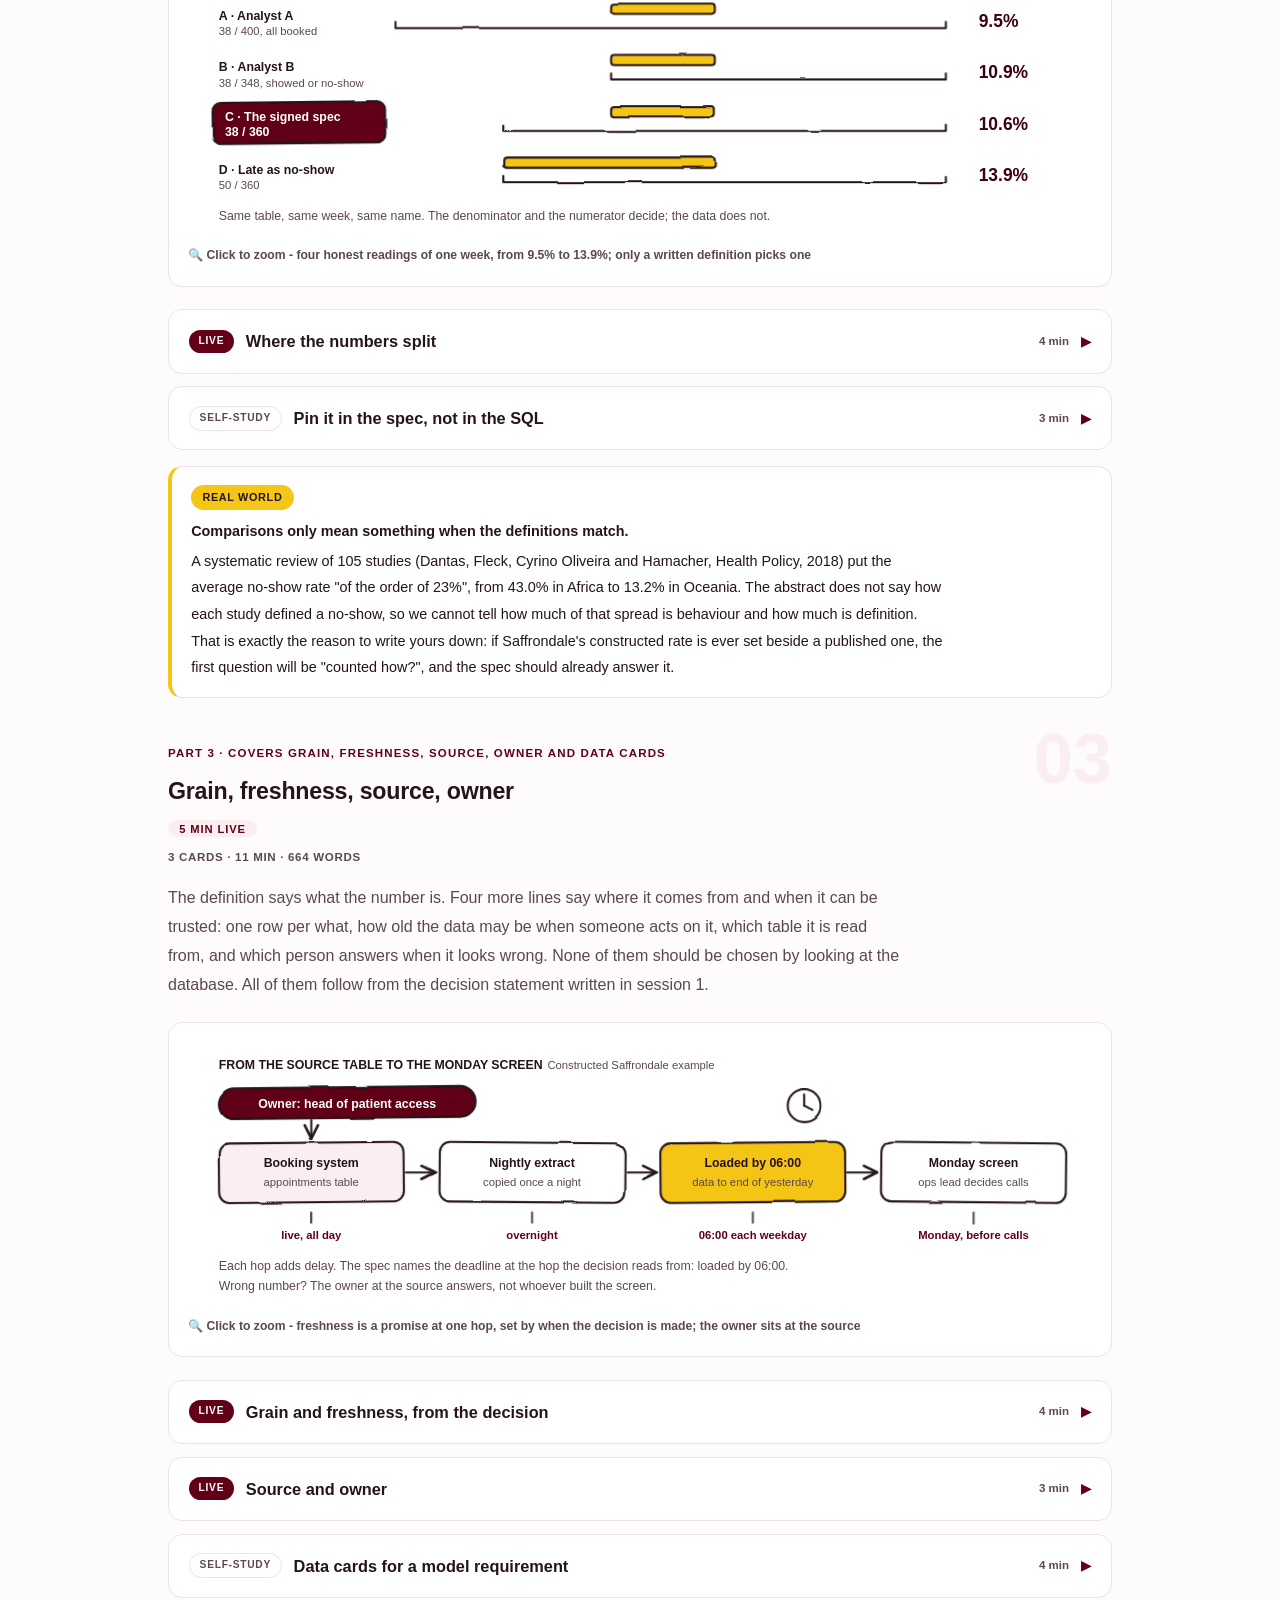
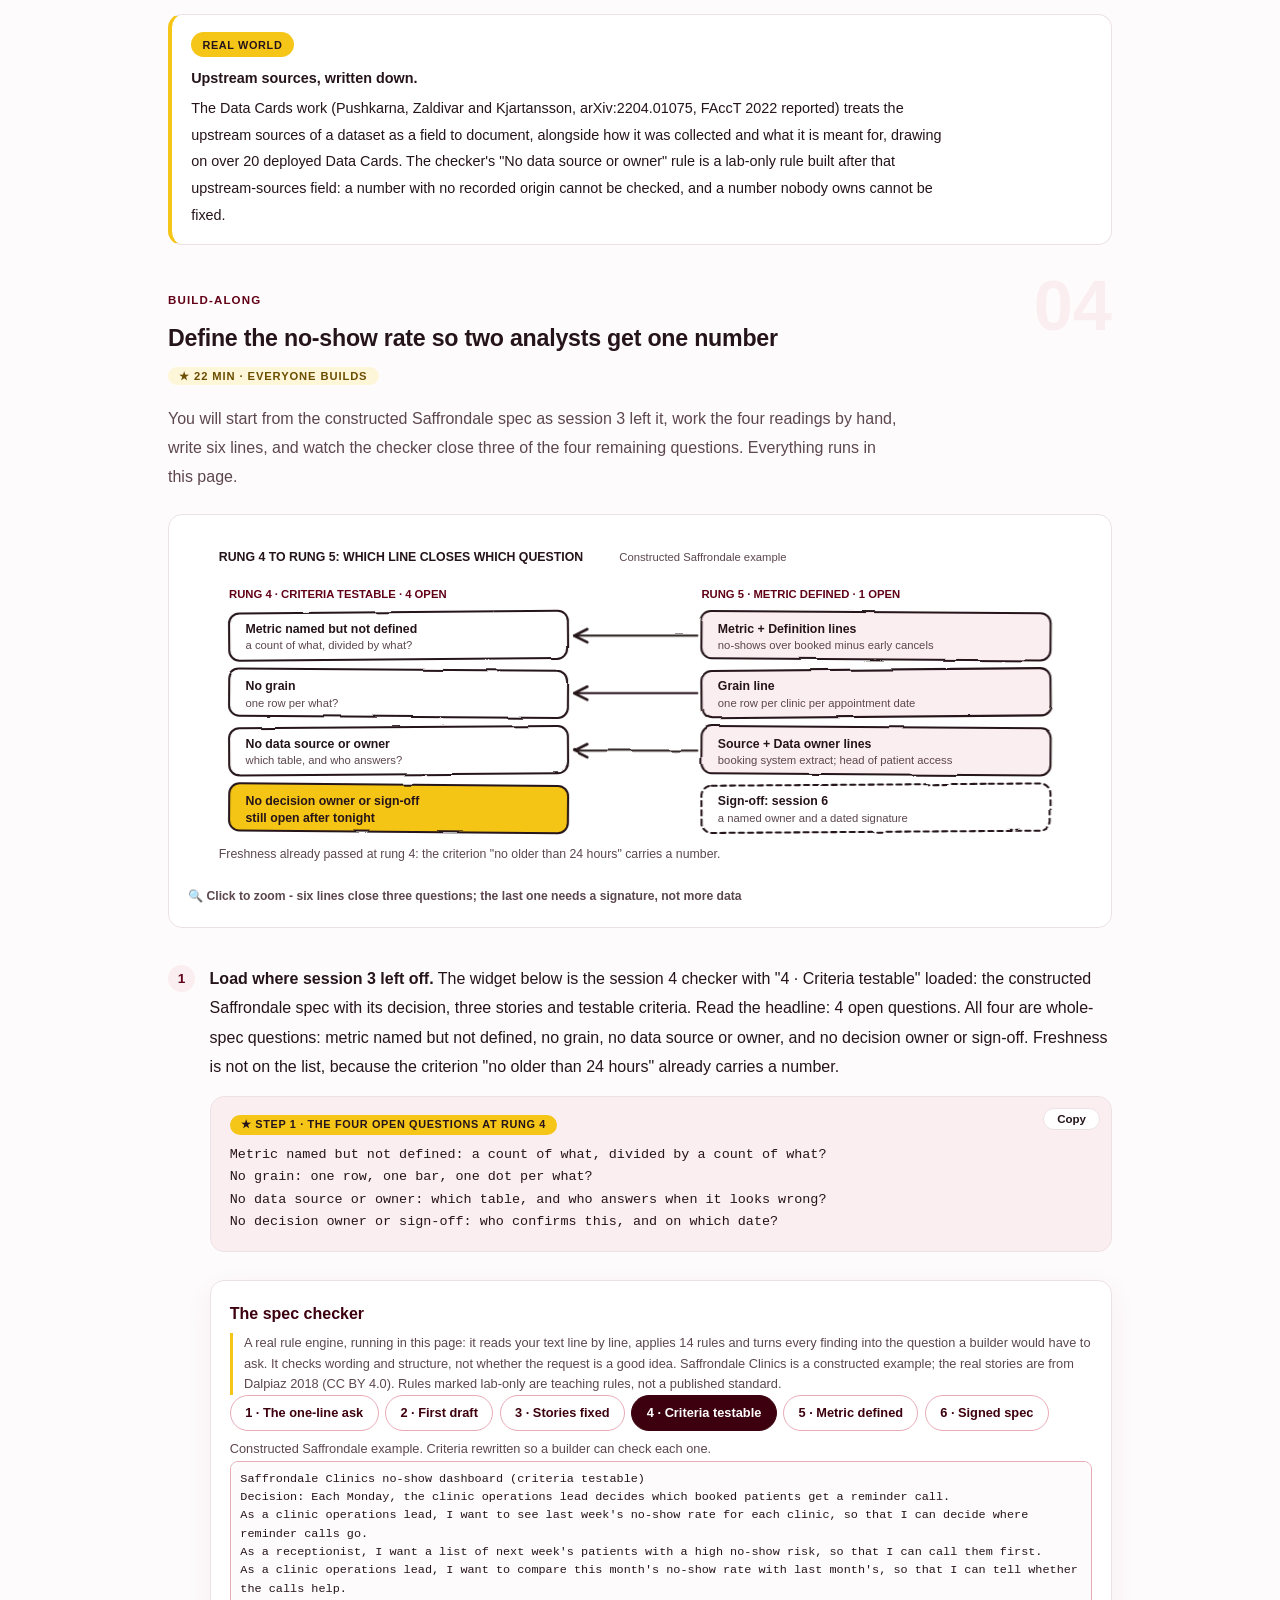
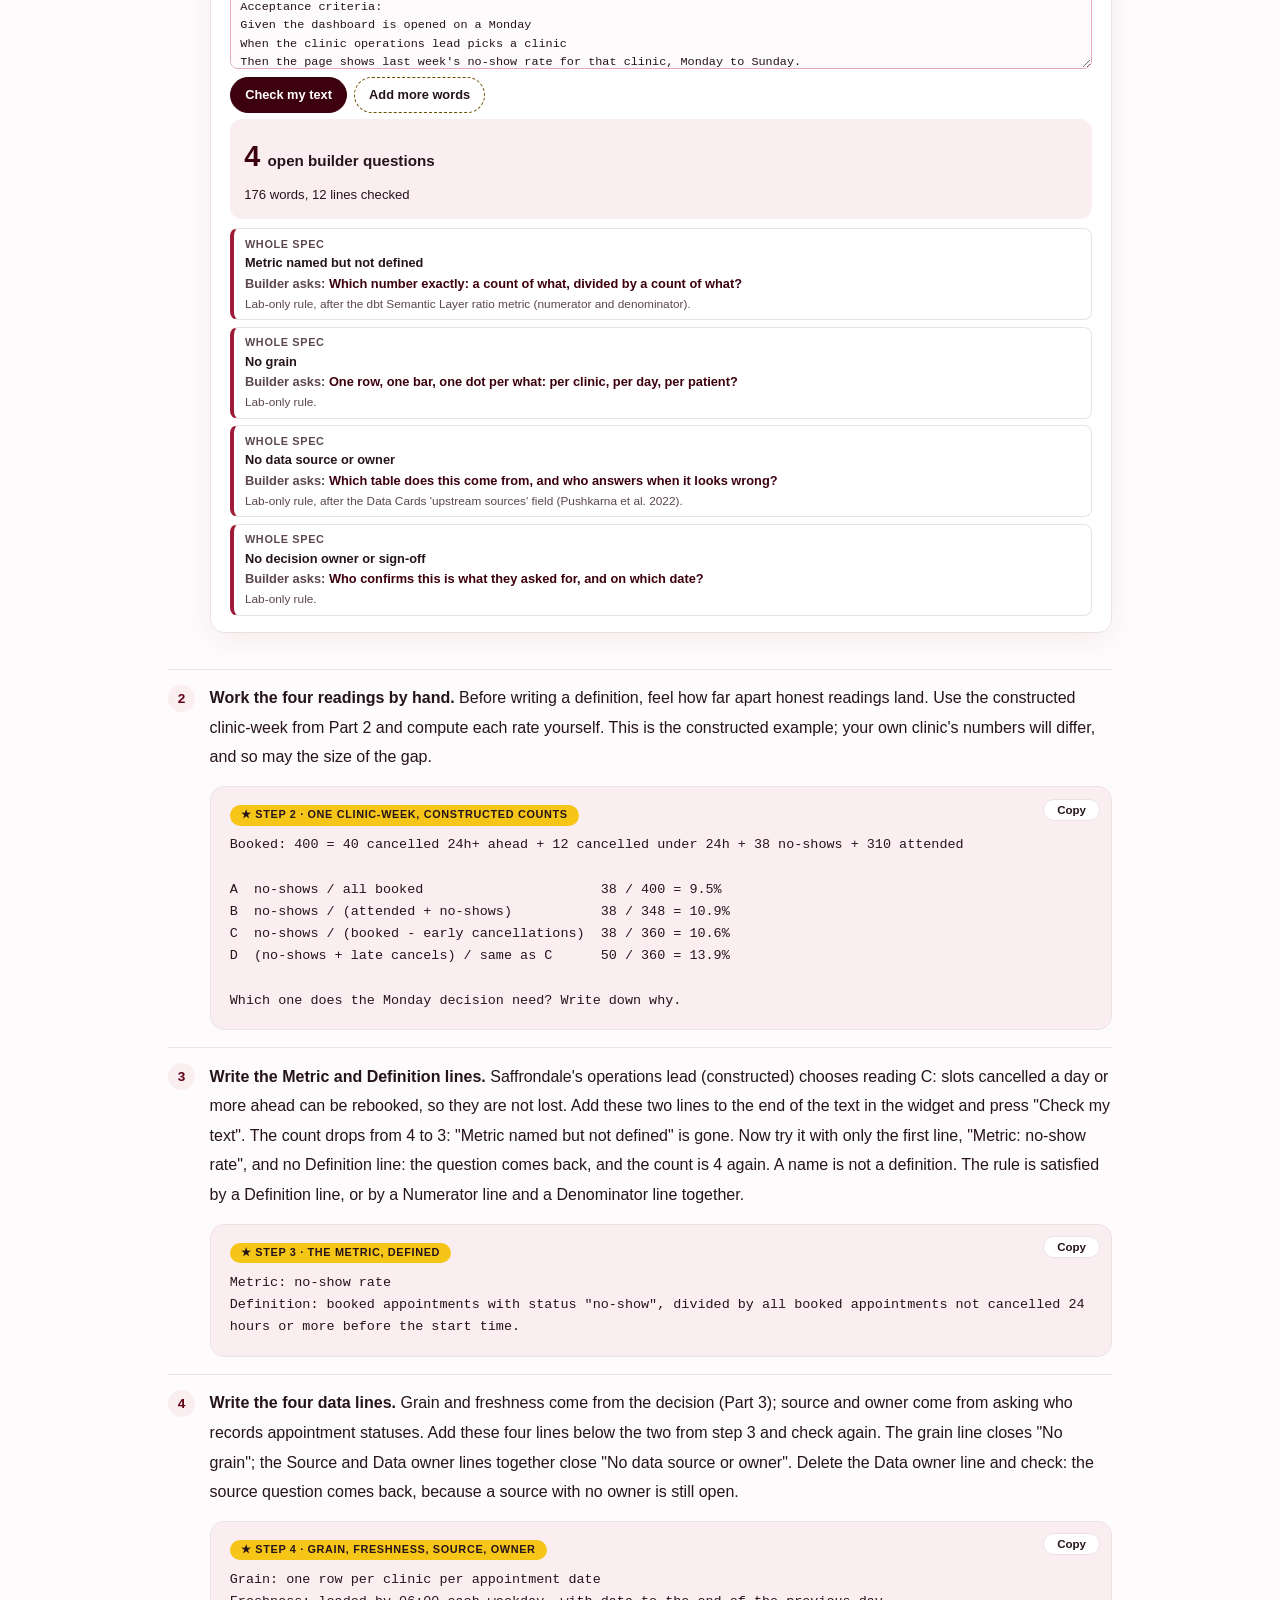
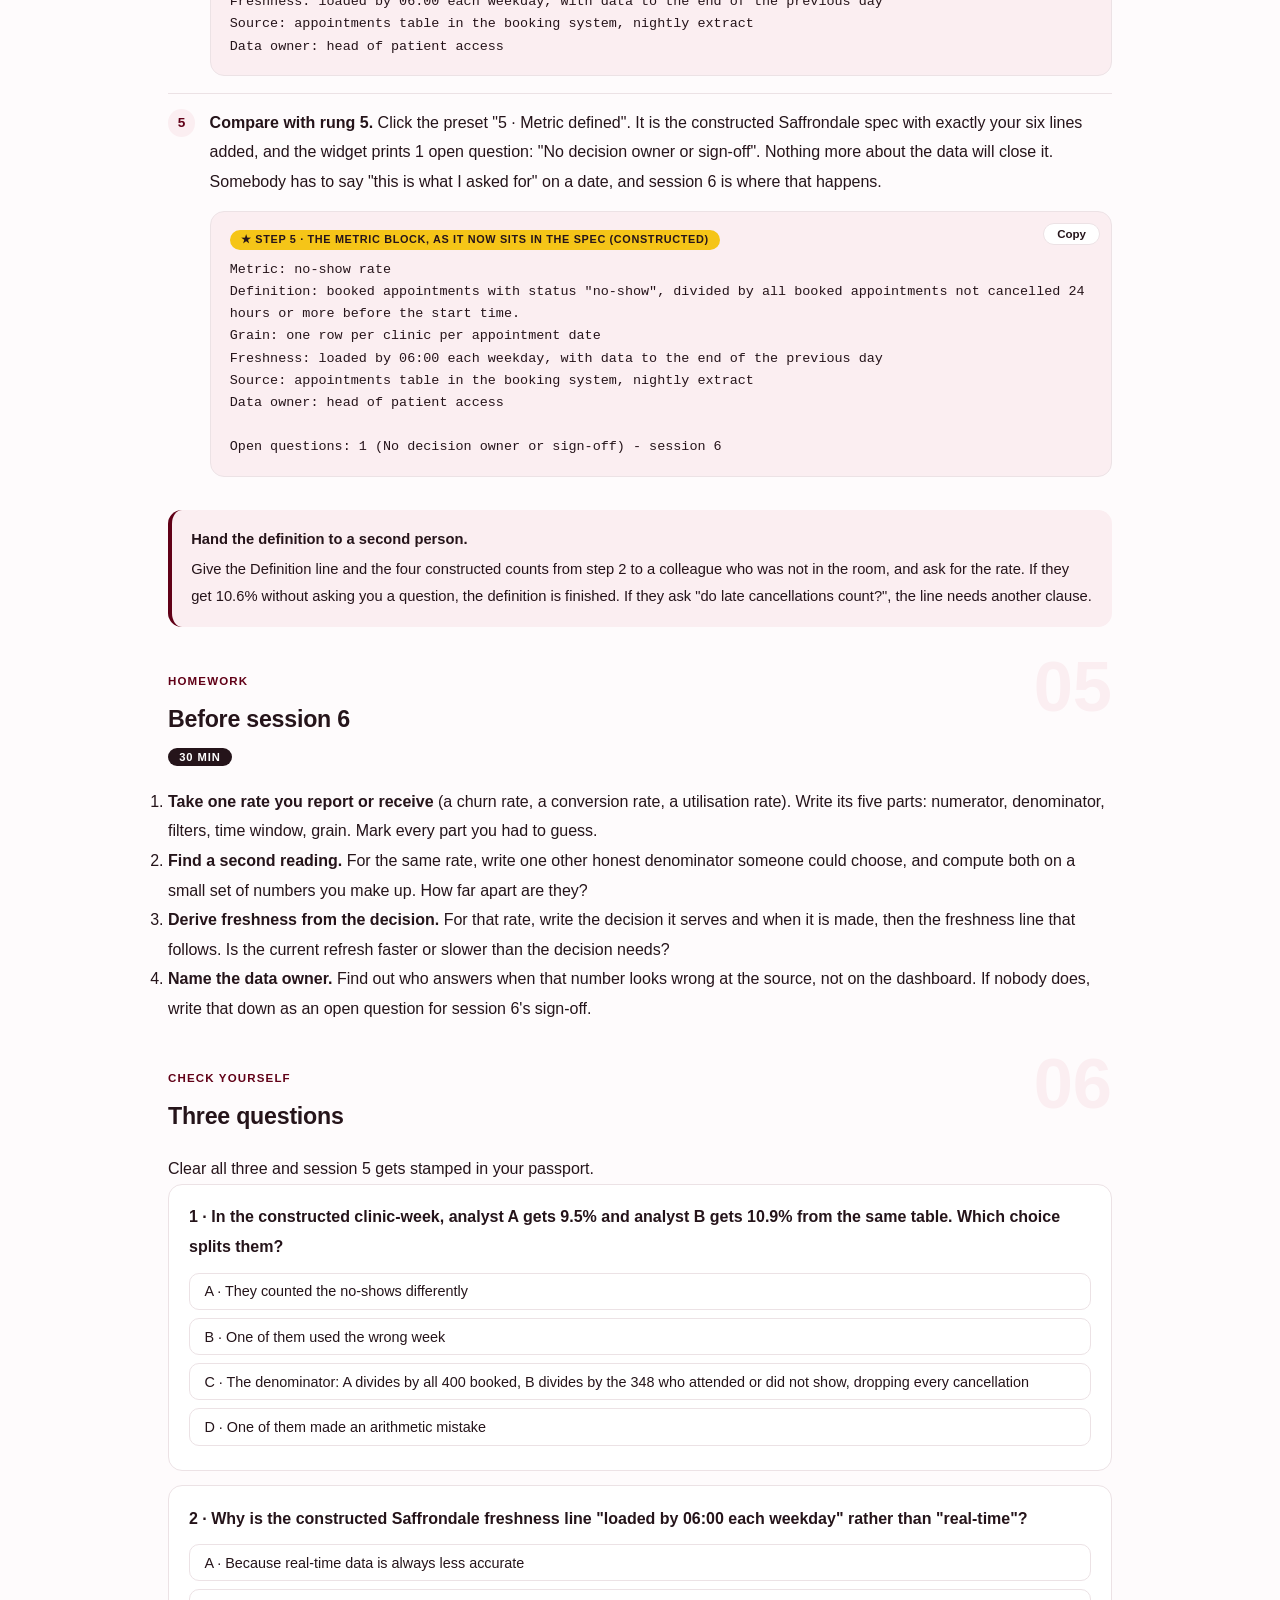
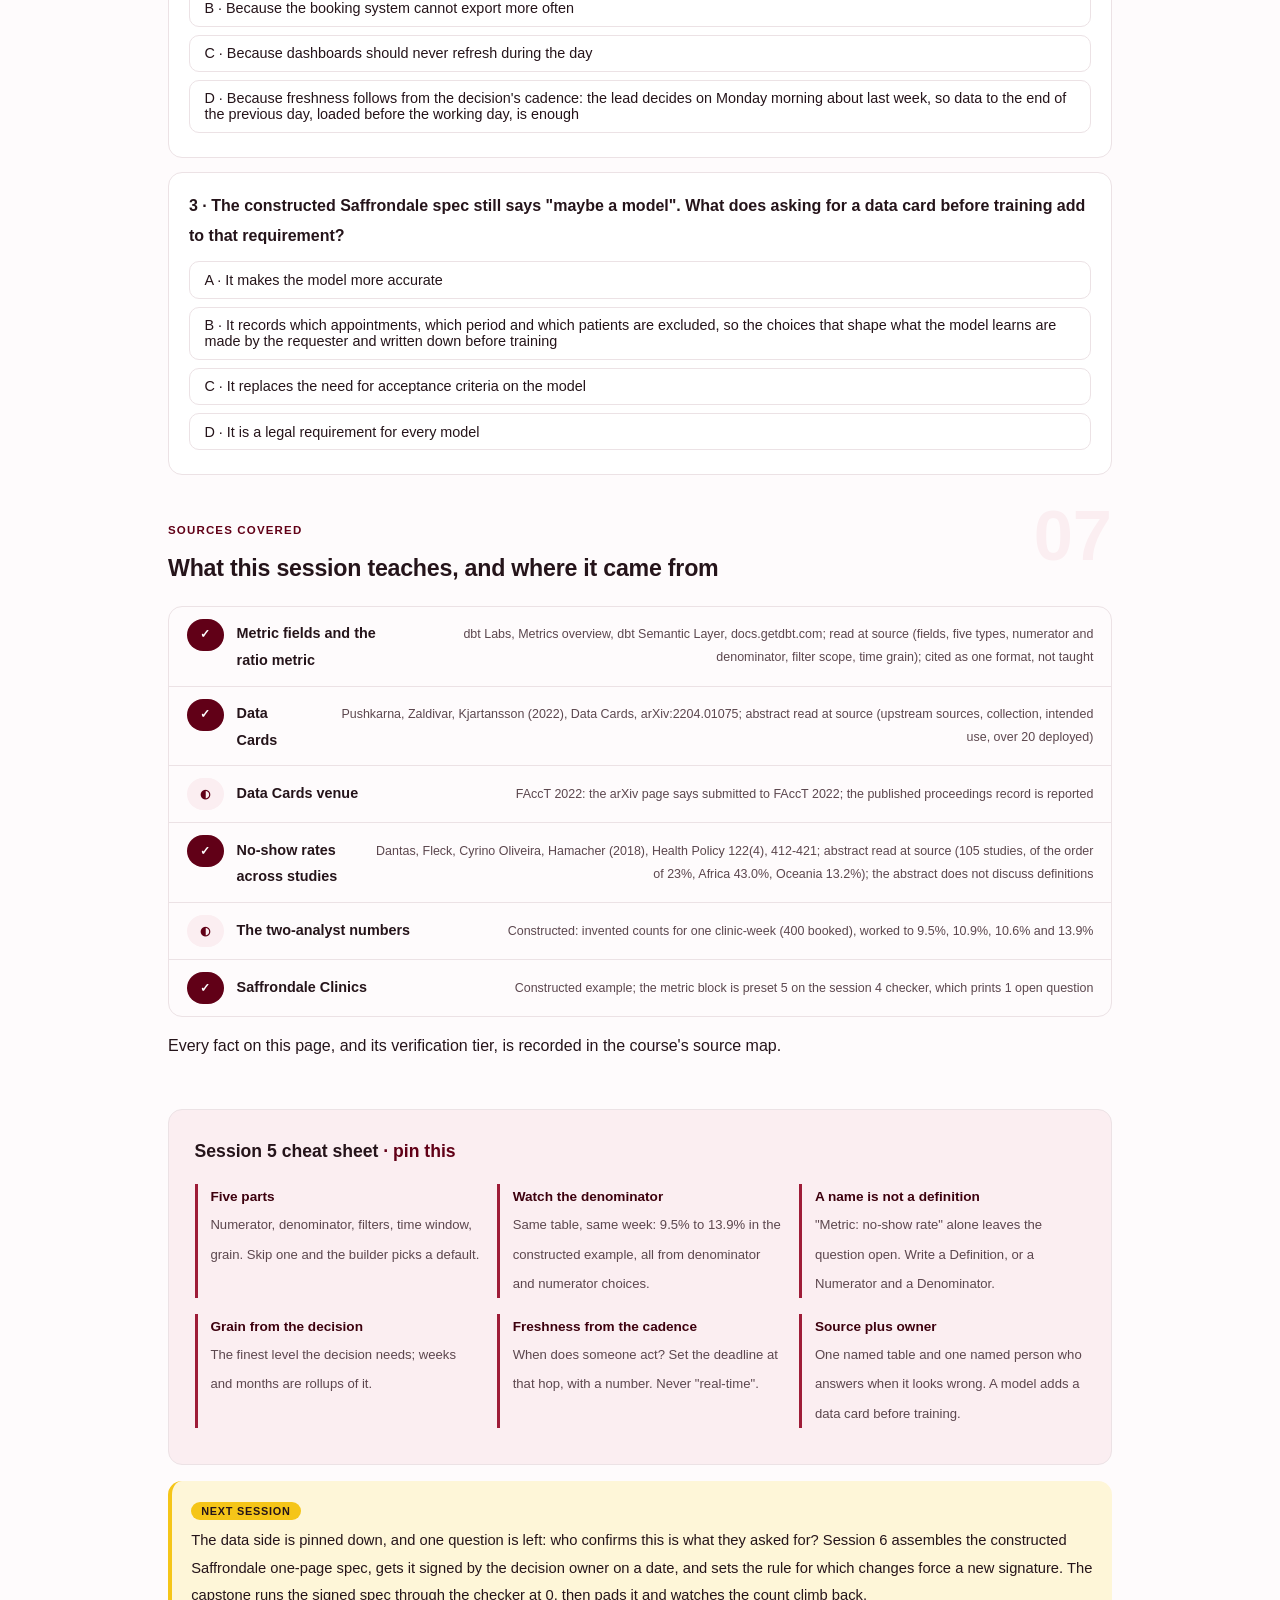
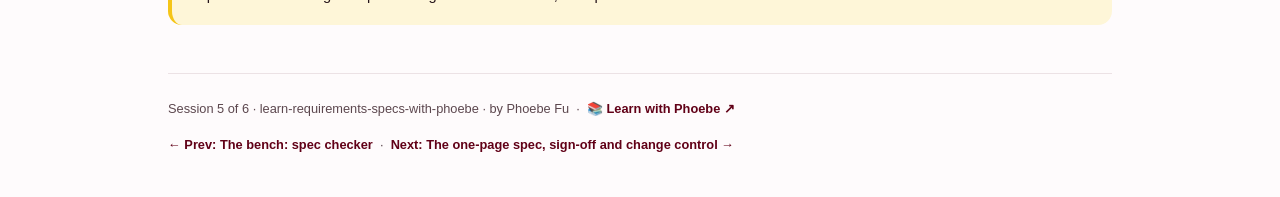
<file: courses/05-metric-definitions-grain-freshness.html>
<!DOCTYPE html>
<html lang="en">
<head>
<meta charset="UTF-8">
<meta name="viewport" content="width=device-width, initial-scale=1.0">
<!-- social:start -->
<meta name="description" content="Session 5 of 6. A metric definition has five parts. See how one table and one week give four different no-show rates, pin the grain, freshness, source and owner to the decision, and define the constructed Saffrondale no-show rate so two analysts get one number.">
<meta property="og:type" content="article">
<meta property="og:site_name" content="Learn with Phoebe">
<meta property="og:title" content="The data side: metric definitions, grain, freshness, sources - learn requirements specs with phoebe">
<meta property="og:description" content="Session 5 of 6. Numerator, denominator, filters, time window and grain; same name, two numbers; freshness, source, owner and data cards.">
<meta property="og:url" content="https://phoebefu6.github.io/learn-requirements-specs-with-phoebe/courses/05-metric-definitions-grain-freshness.html">
<meta property="og:image" content="https://phoebefu6.github.io/learn-requirements-specs-with-phoebe/assets/og-cover.png">
<meta property="og:image:width" content="1200">
<meta property="og:image:height" content="630">
<meta name="twitter:card" content="summary_large_image">
<meta name="twitter:title" content="The data side: metric definitions, grain, freshness, sources - learn requirements specs with phoebe">
<meta name="twitter:description" content="Session 5 of 6. One name, one number: define the metric so two analysts agree.">
<meta name="twitter:image" content="https://phoebefu6.github.io/learn-requirements-specs-with-phoebe/assets/og-cover.png">
<!-- social:end -->
<title>Session 5 · The data side: metric definitions, grain, freshness, sources - learn requirements specs with phoebe</title>
<link rel="stylesheet" href="../assets/style.css?v=1">
</head>
<body>

<div class="toolbar">
  <div class="wrap">
    <span class="crumb"><a href="../index.html">learn-requirements-specs-with-phoebe</a> / Session 5 of 6</span>
    <button class="btn" id="toggle-all" type="button">Expand all</button>
    <button class="btn primary" id="zoom-toggle" type="button">Projector zoom: off</button>
  </div>
</div>

<header class="masthead">
  <div class="wrap">
    <div class="eyebrow">Learn Requirements &amp; Specs with Phoebe · Session 5 of 6</div>
    <h1>The data side: <span class="accent">one name, one number</span></h1>
    <p class="sub">"No-show rate" sounds like one number. Hand the same table to two analysts and you can get two, or four, and every one of them is correct by its own reading. Tonight we take the metric apart into five parts, watch one week of constructed appointments produce four different rates, and then pin down the rest of the data side: one row per what, how old the data may be, which table it comes from and who answers when it looks wrong. By the end, the Constructed Saffrondale example drops from 4 open questions to 1.</p>
    <div class="chip-row">
      <span class="chip level">🟠 Stretch</span>
      <span class="chip audience">Managers, analysts, ops and product leads who ask for data products</span>
      <span class="chip audience">Builders who receive the spec</span>
      <span class="chip time">45 min</span>
    </div>
    <div class="agenda">
      <span class="a1" style="flex:1">0-3 · Welcome</span>
      <span class="a2" style="flex:4">3-18 · Definition, two numbers, the data path</span>
      <span class="a3" style="flex:5">18-40 · Build-along: define the rate</span>
      <span class="a4" style="flex:1">40-45 · Q&amp;A</span>
    </div>
  </div>
</header>

<main class="wrap">

  <section class="section" id="intro">
    <div class="section-kicker">
      <span class="klabel">Part 0</span>
      <h2>Where we start</h2>
    </div>
    <p class="lede">After session 3, the constructed Saffrondale spec has a decision, three stories and criteria a builder can test. The checker still finds 4 open questions, and every one of them is about the data: the metric is named but not defined, nobody has said one row per what, nobody has named the table or its owner, and nobody has signed. Data questions are the ones builders guess most quietly, because a reasonable default always exists. Tonight we write the answers down.</p>

    <div class="legend">
      <span class="pill">🎫 Clear all three quiz questions to stamp your passport</span>
      <span class="pill">Live = presented in the 45 minutes</span>
      <span class="pill">Self-study = the full depth, after class</span>
      <span class="pill">★ Build-along = do it yourself, in the page</span>
    </div>

    <div class="callout win">
      <p><strong>★ What you walk out with tonight.</strong> A six-line metric block for the constructed Saffrondale no-show rate that takes the checker from 4 open questions to 1; the five parts of any metric definition; the habit of deriving grain and freshness from the decision instead of from the database; and a named owner for the data, so a wrong number has somewhere to go.</p>
    </div>
  </section>

  <section class="section" id="part-1">
    <div class="section-kicker">
      <span class="klabel">Part 1 · covers the metric definition</span>
      <h2>A metric definition has five parts</h2>
      <span class="tag concept">5 min live</span>
    </div>
    <p class="lede">A metric name is a label. A metric definition is a recipe: what you count, what you divide by, which records are in scope at all, over what stretch of time, and at what level of detail each row sits. Leave out any one of the five and the builder fills it in with a default. Here is the no-show rate from the constructed Saffrondale example, with every part named.</p>

    <figure class="zoomable">
      <svg viewBox="0 0 880 340" xmlns="http://www.w3.org/2000/svg" role="img" aria-label="The constructed Saffrondale no-show rate written as a fraction. Numerator: booked appointments with status no-show. Denominator: booked appointments not cancelled 24 hours or more ahead, highlighted as the side where analysts split. A bracket says both sides share one filter, one window and one grain. Below, three limits: filters, booked appointments in all 6 clinics; time window, Monday to Sunday; grain, one row per clinic and appointment date.">
        <defs>
          <filter id="s5aSk" x="-3%" y="-3%" width="106%" height="106%"><feTurbulence type="fractalNoise" baseFrequency="0.02" numOctaves="2" seed="51" result="n"/><feDisplacementMap in="SourceGraphic" in2="n" scale="2.4" xChannelSelector="R" yChannelSelector="G"/></filter>
          <pattern id="s5aHc" patternUnits="userSpaceOnUse" width="7" height="7" patternTransform="rotate(-38)"><line x1="0" y1="0" x2="0" y2="7" stroke="#610017" stroke-width="1" opacity=".5"/></pattern>
          <marker id="s5aAr" viewBox="0 0 10 10" refX="9" refY="5" markerWidth="8" markerHeight="8" orient="auto"><path d="M1 1 L9 5 L1 9" fill="none" stroke="#25141A" stroke-width="1.6" stroke-linecap="round"/></marker>
        </defs>
        <style>
          .s5aH { font: 800 12px Inter, sans-serif; fill: #25141A; }
          .s5aL { font: 600 12px Inter, sans-serif; fill: #25141A; }
          .s5aS { font: 400 11px Inter, sans-serif; fill: #5C474E; }
          .s5aB { font: 800 11px Inter, sans-serif; fill: #6B4E00; }
          .s5aV { font: 800 18px Inter, sans-serif; fill: #3D000E; }
          .s5aA { font: 700 11px Inter, sans-serif; fill: #610017; }
          .s5aN { font: 400 12px Inter, sans-serif; fill: #5C474E; }
        </style>

        <text class="s5aH" x="30" y="26">ANATOMY OF A METRIC DEFINITION</text>
        <text class="s5aS" x="270" y="26">Constructed Saffrondale example</text>

        <g filter="url(#s5aSk)" fill="none" stroke="#25141A" stroke-width="2" stroke-linecap="round" stroke-linejoin="round">
          <rect x="230" y="58" width="420" height="52" rx="10" transform="rotate(-0.5 440 84)" fill="#FFFFFF"/>
          <path d="M226 126 L654 126" stroke-width="3"/>
          <rect x="230" y="142" width="420" height="52" rx="10" transform="rotate(0.5 440 168)" fill="#F5C518"/>
          <path d="M668 60 q10 0 10 10 L678 182 q0 10 -10 10"/>
          <path d="M678 126 L688 126"/>
          <rect x="30" y="250" width="250" height="52" rx="10" transform="rotate(-0.6 155 276)" fill="#FBEEF1"/>
          <rect x="315" y="250" width="250" height="52" rx="10" transform="rotate(0.5 440 276)" fill="#FBEEF1"/>
          <rect x="600" y="250" width="250" height="52" rx="10" transform="rotate(-0.4 725 276)" fill="#FBEEF1"/>
        </g>

        <text class="s5aV" x="40" y="132">No-show rate</text>
        <text class="s5aV" x="188" y="132">=</text>

        <text class="s5aH" x="440" y="80" text-anchor="middle">1 · Numerator</text>
        <text class="s5aL" x="440" y="99" text-anchor="middle">booked appointments with status "no-show"</text>
        <text class="s5aH" x="440" y="164" text-anchor="middle">2 · Denominator</text>
        <text class="s5aL" x="440" y="183" text-anchor="middle">booked, not cancelled 24 hours or more ahead</text>

        <text class="s5aA" x="696" y="114">Both sides share</text>
        <text class="s5aS" x="696" y="130">one scope, one window,</text>
        <text class="s5aS" x="696" y="146">one grain</text>

        <text class="s5aB" x="440" y="214" text-anchor="middle">the side analysts split on (Part 2)</text>
        <text class="s5aA" x="30" y="240">THE THREE LIMITS ON EVERY COUNT</text>

        <text class="s5aH" x="155" y="272" text-anchor="middle">3 · Filters</text>
        <text class="s5aS" x="155" y="290" text-anchor="middle">booked appointments, all 6 clinics</text>
        <text class="s5aH" x="440" y="272" text-anchor="middle">4 · Time window</text>
        <text class="s5aS" x="440" y="290" text-anchor="middle">Monday to Sunday, last full week</text>
        <text class="s5aH" x="725" y="272" text-anchor="middle">5 · Grain (one row per)</text>
        <text class="s5aS" x="725" y="290" text-anchor="middle">clinic and appointment date</text>

        <text class="s5aN" x="30" y="326">Name all five and two analysts compute the same number. Skip one and each picks a default.</text>
      </svg>
      <figcaption>🔍 Click to zoom - a metric is a fraction plus three limits; the denominator is where readings split</figcaption>
    </figure>

    <details class="card" open>
      <summary><span class="mode live">Live</span>Numerator, denominator, filters, time window, grain<span class="mini">4 min</span><span class="caret">▶</span></summary>
      <div class="body">
        <p><strong>Numerator.</strong> What you count. For the constructed Saffrondale rate: booked appointments whose status is "no-show". Name the status value as it appears in the source, not a paraphrase of it.</p>
        <p><strong>Denominator.</strong> What you divide by. This is the part most often left implicit, and the part Part 2 shows splitting. Saffrondale's signed version (constructed): booked appointments not cancelled 24 hours or more before the start time. A slot cancelled a week ahead could be rebooked, so it never had the chance to become a no-show.</p>
        <p><strong>Filters.</strong> Which records are in scope at all: which clinics, which appointment types, whether test bookings or staff bookings are excluded. A filter you do not write down is a filter the builder will invent, or forget.</p>
        <p><strong>Time window.</strong> Which stretch of time one value of the rate covers. The decision is made each Monday about the coming week, so the window is the last full week, Monday to Sunday, by appointment date (not booking date: write that down too).</p>
        <p><strong>Grain.</strong> What one row stands for before anything is added up: one row per clinic per appointment date. The weekly rate is then a rollup of seven daily rows per clinic, and a monthly comparison is a rollup of the same rows. Pick the finest grain the decision needs, and coarser views come for free.</p>
      </div>
    </details>

    <details class="card">
      <summary><span class="mode self">Self-study</span>One format: the dbt Semantic Layer ratio metric<span class="mini">4 min</span><span class="caret">▶</span></summary>
      <div class="body">
        <p>Builders often write metric definitions down in code, and the requester's plain-language definition should map onto that code line by line. One widely used format is the dbt Semantic Layer. Its metrics overview lists the fields a metric carries: a name and a type (both required), plus a description, a label, a config and a filter. The types are simple, ratio, cumulative, derived and conversion.</p>
        <p>A rate like the no-show rate is a <strong>ratio</strong> metric, and a ratio metric requires both a numerator and a denominator. The documentation draws a distinction worth stealing for any spec: a filter at the top level of the metric applies to both sides, while a filter inside the numerator or the denominator applies to that side only. "Exclude appointments cancelled 24 hours or more ahead" is a filter on the denominator side in Saffrondale's constructed definition; "all 6 clinics" is a top-level filter.</p>
        <p>Grain works in two layers there too: the native time grain is set on the time dimension column, and the rollup grain (day, week, month) is chosen when someone queries the metric. That matches the advice above: specify the finest grain the decision needs in the spec, and let weekly and monthly views be rollups.</p>
        <p>This is one way to write a metric down, not the way, and your team's tool may differ. Building a semantic layer is taught in <a href="https://phoebefu6.github.io/learn-analytics-engineering-with-phoebe/courses/b8-marts-and-questions.html">Analytics Engineering, session b8</a>; how one metric decomposes into a tree of drivers is in <a href="https://phoebefu6.github.io/learn-data-literacy-with-phoebe/courses/04-metrics-and-kpi-trees.html">Data Literacy, session 4</a>. The requester's job is the plain-language version; the builder's job is the code that matches it.</p>
      </div>
    </details>

    <div class="callout example">
      <span class="ex-pill">Real world</span>
      <p><strong>A metric format that refuses a half-defined ratio.</strong> In the dbt Semantic Layer (dbt Labs, Metrics overview), a metric of type ratio requires a numerator and a denominator before it is valid. The tool will not accept "no-show rate" without saying what is divided by what. A requirements spec has no such guard, which is why the checker's "Metric named but not defined" rule, a lab-only rule modelled on that ratio metric, asks the same question: a count of what, divided by a count of what?</p>
    </div>
  </section>

  <section class="section" id="part-2">
    <div class="section-kicker">
      <span class="klabel">Part 2 · covers "same name, two numbers"</span>
      <h2>Same name, two numbers</h2>
      <span class="tag concept">5 min live</span>
    </div>
    <p class="lede">Here is one clinic-week, constructed for this session with invented counts: 400 booked appointments. 40 were cancelled 24 hours or more before the start, 12 were cancelled less than 24 hours before, 38 were no-shows and 310 attended. Two analysts are asked for "the no-show rate". Neither makes a mistake. Watch where they split.</p>

    <figure class="zoomable">
      <svg viewBox="0 0 880 392" xmlns="http://www.w3.org/2000/svg" role="img" aria-label="Constructed counts for one clinic-week: 400 booked appointments split into 40 early cancellations, 12 late cancellations, 38 no-shows and 310 attended. Four readings of the no-show rate. Analyst A: 38 over all 400, 9.5 percent. Analyst B: 38 over attended plus no-shows, 348, 10.9 percent. The signed spec: 38 over 360, everything except early cancellations, 10.6 percent. Late as no-show: 50 over 360, 13.9 percent.">
        <defs>
          <filter id="s5bSk" x="-3%" y="-3%" width="106%" height="106%"><feTurbulence type="fractalNoise" baseFrequency="0.02" numOctaves="2" seed="52" result="n"/><feDisplacementMap in="SourceGraphic" in2="n" scale="2.4" xChannelSelector="R" yChannelSelector="G"/></filter>
          <pattern id="s5bHc" patternUnits="userSpaceOnUse" width="7" height="7" patternTransform="rotate(-38)"><line x1="0" y1="0" x2="0" y2="7" stroke="#610017" stroke-width="1" opacity=".5"/></pattern>
          <marker id="s5bAr" viewBox="0 0 10 10" refX="9" refY="5" markerWidth="8" markerHeight="8" orient="auto"><path d="M1 1 L9 5 L1 9" fill="none" stroke="#25141A" stroke-width="1.6" stroke-linecap="round"/></marker>
        </defs>
        <style>
          .s5bH { font: 800 12px Inter, sans-serif; fill: #25141A; }
          .s5bL { font: 600 12px Inter, sans-serif; fill: #25141A; }
          .s5bS { font: 400 11px Inter, sans-serif; fill: #5C474E; }
          .s5bV { font: 800 17px Inter, sans-serif; fill: #3D000E; }
          .s5bW { font: 800 12px Inter, sans-serif; fill: #FFFFFF; }
          .s5bA { font: 700 11px Inter, sans-serif; fill: #610017; }
          .s5bN { font: 400 12px Inter, sans-serif; fill: #5C474E; }
        </style>

        <text class="s5bH" x="30" y="26">ONE CLINIC-WEEK, 400 BOOKED, FOUR NO-SHOW RATES</text>
        <text class="s5bS" x="400" y="26">constructed counts</text>

        <g filter="url(#s5bSk)" fill="none" stroke="#25141A" stroke-width="2" stroke-linecap="round" stroke-linejoin="round">
          <rect x="200" y="50" width="105" height="56" rx="6" fill="#FFFFFF"/>
          <rect x="305" y="50" width="105" height="56" rx="6" fill="#FBEEF1"/>
          <rect x="410" y="50" width="105" height="56" rx="6" fill="#F5C518"/>
          <rect x="515" y="50" width="225" height="56" rx="6" fill="#FFFFFF"/>

          <rect x="412" y="167" width="101" height="10" rx="3" fill="#F5C518"/>
          <path d="M202 185 L202 191 L738 191 L738 185"/>

          <rect x="412" y="217" width="101" height="10" rx="3" fill="#F5C518"/>
          <path d="M412 235 L412 241 L738 241 L738 235"/>

          <rect x="24" y="263" width="168" height="40" rx="8" transform="rotate(-0.6 108 283)" fill="#610017"/>
          <rect x="412" y="267" width="101" height="10" rx="3" fill="#F5C518"/>
          <path d="M307 285 L307 291 L738 291 L738 285"/>

          <rect x="307" y="317" width="206" height="10" rx="3" fill="#F5C518"/>
          <path d="M307 335 L307 341 L738 341 L738 335"/>
        </g>

        <text class="s5bV" x="252" y="76" text-anchor="middle">40</text>
        <text class="s5bS" x="252" y="96" text-anchor="middle">early cancel</text>
        <text class="s5bV" x="357" y="76" text-anchor="middle">12</text>
        <text class="s5bS" x="357" y="96" text-anchor="middle">late cancel</text>
        <text class="s5bV" x="462" y="76" text-anchor="middle">38</text>
        <text class="s5bL" x="462" y="96" text-anchor="middle">no-show</text>
        <text class="s5bV" x="627" y="76" text-anchor="middle">310</text>
        <text class="s5bS" x="627" y="96" text-anchor="middle">attended</text>

        <text class="s5bN" x="200" y="126">early = cancelled 24 hours or more ahead · late = under 24 hours · not to scale</text>
        <text class="s5bA" x="200" y="152">yellow strip = numerator · bracket = denominator</text>

        <text class="s5bH" x="30" y="183">A · Analyst A</text>
        <text class="s5bS" x="30" y="198">38 / 400, all booked</text>
        <text class="s5bV" x="770" y="190">9.5%</text>

        <text class="s5bH" x="30" y="233">B · Analyst B</text>
        <text class="s5bS" x="30" y="248">38 / 348, showed or no-show</text>
        <text class="s5bV" x="770" y="240">10.9%</text>

        <text class="s5bW" x="36" y="281">C · The signed spec</text>
        <text class="s5bW" x="36" y="296">38 / 360</text>
        <text class="s5bV" x="770" y="290">10.6%</text>

        <text class="s5bH" x="30" y="333">D · Late as no-show</text>
        <text class="s5bS" x="30" y="348">50 / 360</text>
        <text class="s5bV" x="770" y="340">13.9%</text>

        <text class="s5bN" x="30" y="378">Same table, same week, same name. The denominator and the numerator decide; the data does not.</text>
      </svg>
      <figcaption>🔍 Click to zoom - four honest readings of one week, from 9.5% to 13.9%; only a written definition picks one</figcaption>
    </figure>

    <details class="card">
      <summary><span class="mode live">Live</span>Where the numbers split<span class="mini">4 min</span><span class="caret">▶</span></summary>
      <div class="body">
        <p>Work the four readings through (all counts constructed):</p>
        <table class="clean">
          <tr><th>Reading</th><th>Numerator</th><th>Denominator</th><th>Rate</th></tr>
          <tr><td>A · Analyst A</td><td>38 no-shows</td><td>400, all booked</td><td>9.5%</td></tr>
          <tr><td>B · Analyst B</td><td>38 no-shows</td><td>348, attended plus no-shows</td><td>10.9%</td></tr>
          <tr><td>C · The signed definition</td><td>38 no-shows</td><td>360, booked minus early cancellations</td><td>10.6%</td></tr>
          <tr><td>D · Late cancellations count as no-shows</td><td>50, no-shows plus late cancellations</td><td>360</td><td>13.9%</td></tr>
        </table>
        <p>Each split is a question a builder would otherwise guess:</p>
        <p><strong>Does a cancellation leave the denominator?</strong> Analyst A says no, every booking counts. Analyst B says every cancellation leaves. The signed definition says only cancellations made 24 hours or more ahead leave, because those slots could still be refilled.</p>
        <p><strong>Is a late cancellation a kind of no-show?</strong> For an operations lead whose slot sat empty, a cancellation an hour before the start feels exactly like a no-show. Reading D counts it that way. That is a legitimate choice, and it moves the number by more than three points.</p>
        <p><strong>What is the cut-off?</strong> "24 hours" is a choice too. Change it to 48 and the early and late piles change size.</p>
        <p>None of these is a data question. They are business choices about what the decision needs, which is why the requester has to make them, in writing.</p>
      </div>
    </details>

    <details class="card">
      <summary><span class="mode self">Self-study</span>Pin it in the spec, not in the SQL<span class="mini">3 min</span><span class="caret">▶</span></summary>
      <div class="body">
        <p>Every one of the four readings ends up in a query somewhere. If the spec is silent, the definition lives only in that query, written by whichever builder got there first, and it is visible only to people who can read it. The next analyst asked for "the no-show rate" writes a second query, and the organisation now has two numbers with one name.</p>
        <p>Writing the definition into the spec in plain language does three things. The requester can read it and say "yes, that is what I mean". Every builder implements the same recipe. And when someone quotes 13.9% in a meeting and someone else quotes 10.6%, there is a document that says which one is the agreed no-show rate, and what the other one is.</p>
        <p>A practical test: read the definition aloud and ask a colleague to compute it by hand on a small set of made-up rows, as you will in the build-along. If they need to ask you anything, the definition is not finished.</p>
        <p>If the organisation genuinely needs two readings (an operations view that counts late cancellations, and a reporting view that does not), give them two names. "No-show rate" and "empty-slot rate" can both exist; two "no-show rates" cannot.</p>
      </div>
    </details>

    <div class="callout example">
      <span class="ex-pill">Real world</span>
      <p><strong>Comparisons only mean something when the definitions match.</strong> A systematic review of 105 studies (Dantas, Fleck, Cyrino Oliveira and Hamacher, Health Policy, 2018) put the average no-show rate "of the order of 23%", from 43.0% in Africa to 13.2% in Oceania. The abstract does not say how each study defined a no-show, so we cannot tell how much of that spread is behaviour and how much is definition. That is exactly the reason to write yours down: if Saffrondale's constructed rate is ever set beside a published one, the first question will be "counted how?", and the spec should already answer it.</p>
    </div>
  </section>

  <section class="section" id="part-3">
    <div class="section-kicker">
      <span class="klabel">Part 3 · covers grain, freshness, source, owner and data cards</span>
      <h2>Grain, freshness, source, owner</h2>
      <span class="tag concept">5 min live</span>
    </div>
    <p class="lede">The definition says what the number is. Four more lines say where it comes from and when it can be trusted: one row per what, how old the data may be when someone acts on it, which table it is read from, and which person answers when it looks wrong. None of them should be chosen by looking at the database. All of them follow from the decision statement written in session 1.</p>

    <figure class="zoomable">
      <svg viewBox="0 0 880 256" xmlns="http://www.w3.org/2000/svg" role="img" aria-label="The constructed Saffrondale data path in four hops with the freshness clock at each: the booking system's appointments table, updated live all day, owned by the head of patient access; a nightly extract, overnight; loaded by 06:00 each weekday with data to the end of the previous day, highlighted; and the Monday screen where the ops lead decides calls before they start.">
        <defs>
          <filter id="s5cSk" x="-3%" y="-3%" width="106%" height="106%"><feTurbulence type="fractalNoise" baseFrequency="0.02" numOctaves="2" seed="53" result="n"/><feDisplacementMap in="SourceGraphic" in2="n" scale="2.4" xChannelSelector="R" yChannelSelector="G"/></filter>
          <pattern id="s5cHc" patternUnits="userSpaceOnUse" width="7" height="7" patternTransform="rotate(-38)"><line x1="0" y1="0" x2="0" y2="7" stroke="#610017" stroke-width="1" opacity=".5"/></pattern>
          <marker id="s5cAr" viewBox="0 0 10 10" refX="9" refY="5" markerWidth="8" markerHeight="8" orient="auto"><path d="M1 1 L9 5 L1 9" fill="none" stroke="#25141A" stroke-width="1.6" stroke-linecap="round"/></marker>
        </defs>
        <style>
          .s5cH { font: 800 12px Inter, sans-serif; fill: #25141A; }
          .s5cS { font: 400 11px Inter, sans-serif; fill: #5C474E; }
          .s5cW { font: 800 12px Inter, sans-serif; fill: #FFFFFF; }
          .s5cA { font: 700 11px Inter, sans-serif; fill: #610017; }
          .s5cN { font: 400 12px Inter, sans-serif; fill: #5C474E; }
        </style>

        <text class="s5cH" x="30" y="26">FROM THE SOURCE TABLE TO THE MONDAY SCREEN</text>
        <text class="s5cS" x="350" y="26">Constructed Saffrondale example</text>

        <g filter="url(#s5cSk)" fill="none" stroke="#25141A" stroke-width="2" stroke-linecap="round" stroke-linejoin="round">
          <rect x="30" y="44" width="250" height="30" rx="15" transform="rotate(-0.6 155 59)" fill="#610017"/>
          <path d="M120 76 L120 94" marker-end="url(#s5cAr)"/>
          <rect x="30" y="98" width="180" height="58" rx="10" transform="rotate(-0.6 120 127)" fill="#FBEEF1"/>
          <rect x="245" y="98" width="180" height="58" rx="10" transform="rotate(0.5 335 127)" fill="#FFFFFF"/>
          <rect x="460" y="98" width="180" height="58" rx="10" transform="rotate(-0.5 550 127)" fill="#F5C518"/>
          <rect x="675" y="98" width="180" height="58" rx="10" transform="rotate(0.6 765 127)" fill="#FFFFFF"/>
          <path d="M212 127 L241 127" marker-end="url(#s5cAr)"/>
          <path d="M427 127 L456 127" marker-end="url(#s5cAr)"/>
          <path d="M642 127 L671 127" marker-end="url(#s5cAr)"/>
          <circle cx="600" cy="62" r="16" fill="#FFFFFF"/>
          <path d="M600 62 L600 51"/>
          <path d="M600 62 L608 66"/>
          <path d="M335 166 L335 176" stroke="#5C474E"/>
          <path d="M550 166 L550 176" stroke="#5C474E"/>
          <path d="M765 166 L765 176" stroke="#5C474E"/>
          <path d="M120 166 L120 176" stroke="#5C474E"/>
        </g>

        <text class="s5cW" x="155" y="64" text-anchor="middle">Owner: head of patient access</text>

        <text class="s5cH" x="120" y="122" text-anchor="middle">Booking system</text>
        <text class="s5cS" x="120" y="140" text-anchor="middle">appointments table</text>
        <text class="s5cH" x="335" y="122" text-anchor="middle">Nightly extract</text>
        <text class="s5cS" x="335" y="140" text-anchor="middle">copied once a night</text>
        <text class="s5cH" x="550" y="122" text-anchor="middle">Loaded by 06:00</text>
        <text class="s5cS" x="550" y="140" text-anchor="middle">data to end of yesterday</text>
        <text class="s5cH" x="765" y="122" text-anchor="middle">Monday screen</text>
        <text class="s5cS" x="765" y="140" text-anchor="middle">ops lead decides calls</text>

        <text class="s5cA" x="120" y="192" text-anchor="middle">live, all day</text>
        <text class="s5cA" x="335" y="192" text-anchor="middle">overnight</text>
        <text class="s5cA" x="550" y="192" text-anchor="middle">06:00 each weekday</text>
        <text class="s5cA" x="765" y="192" text-anchor="middle">Monday, before calls</text>

        <text class="s5cN" x="30" y="222">Each hop adds delay. The spec names the deadline at the hop the decision reads from: loaded by 06:00.</text>
        <text class="s5cN" x="30" y="242">Wrong number? The owner at the source answers, not whoever built the screen.</text>
      </svg>
      <figcaption>🔍 Click to zoom - freshness is a promise at one hop, set by when the decision is made; the owner sits at the source</figcaption>
    </figure>

    <details class="card">
      <summary><span class="mode live">Live</span>Grain and freshness, from the decision<span class="mini">4 min</span><span class="caret">▶</span></summary>
      <div class="body">
        <p>Start from the constructed decision statement: each Monday, the clinic operations lead decides which booked patients get a reminder call. Two data answers follow from that sentence alone.</p>
        <p><strong>Grain.</strong> The decision is weekly and per clinic, but the criteria from session 3 also ask for the same rate for each of the 4 weeks before, and a month-on-month comparison. A weekly grain would serve Monday and fight the monthly view (weeks do not divide into months). So the grain is daily rows per clinic: one row per clinic per appointment date. Weeks and months are rollups of those rows.</p>
        <p><strong>Freshness.</strong> The lead acts on Monday morning, before calls start, about last week. So last week's data, to the end of Sunday, has to be in place before Monday morning. The spec line is: loaded by 06:00 each weekday, with data to the end of the previous day. "Each weekday" because the receptionist's call list is used on other days too.</p>
        <p>Notice what is not here: "real-time". Session 2 flagged it as a vague word in the first draft. A Monday decision does not need data from the last minute, and asking for it would cost a streaming pipeline nobody uses. Freshness is a number derived from the decision's cadence, not a wish.</p>
        <p>One check: the session 3 criterion says data on the page is no older than 24 hours at 07:00 each weekday. A 06:00 load with data to midnight meets it with an hour of slack. The freshness line is the builder's promise; the criterion is how you test it.</p>
      </div>
    </details>

    <details class="card">
      <summary><span class="mode live">Live</span>Source and owner<span class="mini">3 min</span><span class="caret">▶</span></summary>
      <div class="body">
        <p><strong>Source.</strong> Name the table and how it arrives: the appointments table in the booking system, nightly extract (constructed). Not "the clinic data". There may be three tables with appointments in them (the booking system, the billing system, a spreadsheet a clinic keeps), and they will not agree. The spec picks one.</p>
        <p><strong>Data owner.</strong> Name the role who answers when the number looks wrong: for the constructed Saffrondale example, the head of patient access, who owns how appointment statuses are recorded. The builder of the dashboard is not the data owner. If a receptionist marks an arrived patient as "no-show" by mistake, the dashboard is correct and the number is wrong, and only the owner of the source can fix it.</p>
        <p>The checker treats these as one question, "Which table does this come from, and who answers when it looks wrong?", and closes it only when both a Source line and a Data owner line are present. A source with no owner is a number nobody can correct.</p>
      </div>
    </details>

    <details class="card">
      <summary><span class="mode self">Self-study</span>Data cards for a model requirement<span class="mini">4 min</span><span class="caret">▶</span></summary>
      <div class="body">
        <p>The constructed Saffrondale ask still says "maybe a model": the receptionist story wants a list of next week's patients with a high no-show risk. A model adds a requirement a dashboard does not have: the data it learns from shapes what it predicts, and that has to be written down before training, not discovered after.</p>
        <p>Pushkarna, Zaldivar and Kjartansson (Data Cards, 2022) describe structured summaries of a dataset that cover its upstream sources, its collection and annotation methods, its intended use, and the decisions that affect how a model trained on it performs. Their abstract reports lessons from deploying over 20 Data Cards. The arXiv page says the paper was submitted to FAccT 2022; the published proceedings record is reported, not read.</p>
        <p>For Saffrondale's constructed model requirement, the spec asks for a data card before any training starts, answering at least:</p>
        <p><strong>Which appointments?</strong> All 6 clinics, which appointment types, and the same no-show definition as the dashboard (or the model and the dashboard will disagree on what they measure).</p>
        <p><strong>Which period?</strong> The date range of the training data, and whether it includes any stretch when booking practice changed.</p>
        <p><strong>Which patients are excluded, and why?</strong> Every exclusion changes who the model can rank, so it is a decision for the requester, not a cleaning step for the builder.</p>
        <p>Writing the requirements for an AI product in depth is taught in <a href="https://phoebefu6.github.io/learn-ai-pm-with-phoebe/courses/a3-specs-and-accountability.html">AI PM, session a3</a> and <a href="https://phoebefu6.github.io/learn-ai-pm-with-phoebe/courses/b5-the-spec-and-the-scorer.html">session b5</a>.</p>
      </div>
    </details>

    <div class="callout example">
      <span class="ex-pill">Real world</span>
      <p><strong>Upstream sources, written down.</strong> The Data Cards work (Pushkarna, Zaldivar and Kjartansson, arXiv:2204.01075, FAccT 2022 reported) treats the upstream sources of a dataset as a field to document, alongside how it was collected and what it is meant for, drawing on over 20 deployed Data Cards. The checker's "No data source or owner" rule is a lab-only rule built after that upstream-sources field: a number with no recorded origin cannot be checked, and a number nobody owns cannot be fixed.</p>
    </div>
  </section>

  <section class="section" id="demo-1">
    <div class="section-kicker">
      <span class="klabel">Build-along</span>
      <h2>Define the no-show rate so two analysts get one number</h2>
      <span class="tag demo">★ 22 min · everyone builds</span>
    </div>
    <p class="lede">You will start from the constructed Saffrondale spec as session 3 left it, work the four readings by hand, write six lines, and watch the checker close three of the four remaining questions. Everything runs in this page.</p>

    <figure class="zoomable">
      <svg viewBox="0 0 880 332" xmlns="http://www.w3.org/2000/svg" role="img" aria-label="Rung 4 to rung 5 on the checker, constructed Saffrondale example. Four open questions at rung 4 on the left, the spec lines that close them on the right. Metric named but not defined is closed by the Metric and Definition lines. No grain is closed by the Grain line. No data source or owner is closed by the Source and Data owner lines. No decision owner or sign-off stays open, highlighted, for session 6.">
        <defs>
          <filter id="s5dSk" x="-3%" y="-3%" width="106%" height="106%"><feTurbulence type="fractalNoise" baseFrequency="0.02" numOctaves="2" seed="54" result="n"/><feDisplacementMap in="SourceGraphic" in2="n" scale="2.4" xChannelSelector="R" yChannelSelector="G"/></filter>
          <pattern id="s5dHc" patternUnits="userSpaceOnUse" width="7" height="7" patternTransform="rotate(-38)"><line x1="0" y1="0" x2="0" y2="7" stroke="#610017" stroke-width="1" opacity=".5"/></pattern>
          <marker id="s5dAr" viewBox="0 0 10 10" refX="9" refY="5" markerWidth="8" markerHeight="8" orient="auto"><path d="M1 1 L9 5 L1 9" fill="none" stroke="#25141A" stroke-width="1.6" stroke-linecap="round"/></marker>
        </defs>
        <style>
          .s5dH { font: 800 12px Inter, sans-serif; fill: #25141A; }
          .s5dS { font: 400 11px Inter, sans-serif; fill: #5C474E; }
          .s5dA { font: 700 11px Inter, sans-serif; fill: #610017; }
          .s5dN { font: 400 12px Inter, sans-serif; fill: #5C474E; }
        </style>

        <text class="s5dH" x="30" y="26">RUNG 4 TO RUNG 5: WHICH LINE CLOSES WHICH QUESTION</text>
        <text class="s5dS" x="420" y="26">Constructed Saffrondale example</text>

        <text class="s5dA" x="40" y="62">RUNG 4 · CRITERIA TESTABLE · 4 OPEN</text>
        <text class="s5dA" x="500" y="62">RUNG 5 · METRIC DEFINED · 1 OPEN</text>

        <g filter="url(#s5dSk)" fill="none" stroke="#25141A" stroke-width="2" stroke-linecap="round" stroke-linejoin="round">
          <rect x="40" y="76" width="330" height="46" rx="10" transform="rotate(-0.5 205 99)" fill="#FFFFFF"/>
          <rect x="40" y="132" width="330" height="46" rx="10" transform="rotate(0.4 205 155)" fill="#FFFFFF"/>
          <rect x="40" y="188" width="330" height="46" rx="10" transform="rotate(-0.4 205 211)" fill="#FFFFFF"/>
          <rect x="40" y="244" width="330" height="46" rx="10" transform="rotate(0.5 205 267)" fill="#F5C518"/>
          <rect x="500" y="76" width="340" height="46" rx="10" transform="rotate(0.4 670 99)" fill="#FBEEF1"/>
          <rect x="500" y="132" width="340" height="46" rx="10" transform="rotate(-0.5 670 155)" fill="#FBEEF1"/>
          <rect x="500" y="188" width="340" height="46" rx="10" transform="rotate(0.4 670 211)" fill="#FBEEF1"/>
          <rect x="500" y="244" width="340" height="46" rx="10" transform="rotate(-0.4 670 267)" fill="#FFFFFF" stroke-dasharray="5 4"/>
          <path d="M496 99 L376 99" marker-end="url(#s5dAr)"/>
          <path d="M496 155 L376 155" marker-end="url(#s5dAr)"/>
          <path d="M496 211 L376 211" marker-end="url(#s5dAr)"/>
        </g>

        <text class="s5dH" x="56" y="96">Metric named but not defined</text>
        <text class="s5dS" x="56" y="112">a count of what, divided by what?</text>
        <text class="s5dH" x="56" y="152">No grain</text>
        <text class="s5dS" x="56" y="168">one row per what?</text>
        <text class="s5dH" x="56" y="208">No data source or owner</text>
        <text class="s5dS" x="56" y="224">which table, and who answers?</text>
        <text class="s5dH" x="56" y="264">No decision owner or sign-off</text>
        <text class="s5dH" x="56" y="280">still open after tonight</text>

        <text class="s5dH" x="516" y="96">Metric + Definition lines</text>
        <text class="s5dS" x="516" y="112">no-shows over booked minus early cancels</text>
        <text class="s5dH" x="516" y="152">Grain line</text>
        <text class="s5dS" x="516" y="168">one row per clinic per appointment date</text>
        <text class="s5dH" x="516" y="208">Source + Data owner lines</text>
        <text class="s5dS" x="516" y="224">booking system extract; head of patient access</text>
        <text class="s5dH" x="516" y="264">Sign-off: session 6</text>
        <text class="s5dS" x="516" y="280">a named owner and a dated signature</text>

        <text class="s5dN" x="30" y="316">Freshness already passed at rung 4: the criterion "no older than 24 hours" carries a number.</text>
      </svg>
      <figcaption>🔍 Click to zoom - six lines close three questions; the last one needs a signature, not more data</figcaption>
    </figure>

    <div class="steps">
      <div class="step">
        <p><strong>Load where session 3 left off.</strong> The widget below is the session 4 checker with "4 · Criteria testable" loaded: the constructed Saffrondale spec with its decision, three stories and testable criteria. Read the headline: 4 open questions. All four are whole-spec questions: metric named but not defined, no grain, no data source or owner, and no decision owner or sign-off. Freshness is not on the list, because the criterion "no older than 24 hours" already carries a number.</p>
        <div class="prompt-box good"><span class="label">★ Step 1 · the four open questions at rung 4</span>Metric named but not defined: a count of what, divided by a count of what?
No grain: one row, one bar, one dot per what?
No data source or owner: which table, and who answers when it looks wrong?
No decision owner or sign-off: who confirms this, and on which date?</div>
        <div class="rqs-bench" data-preset="criteria" data-mode="mini"></div>
      </div>

      <div class="step">
        <p><strong>Work the four readings by hand.</strong> Before writing a definition, feel how far apart honest readings land. Use the constructed clinic-week from Part 2 and compute each rate yourself. This is the constructed example; your own clinic's numbers will differ, and so may the size of the gap.</p>
        <div class="prompt-box good"><span class="label">★ Step 2 · one clinic-week, constructed counts</span>Booked: 400 = 40 cancelled 24h+ ahead + 12 cancelled under 24h + 38 no-shows + 310 attended

A  no-shows / all booked                      38 / 400 = 9.5%
B  no-shows / (attended + no-shows)           38 / 348 = 10.9%
C  no-shows / (booked - early cancellations)  38 / 360 = 10.6%
D  (no-shows + late cancels) / same as C      50 / 360 = 13.9%

Which one does the Monday decision need? Write down why.</div>
      </div>

      <div class="step">
        <p><strong>Write the Metric and Definition lines.</strong> Saffrondale's operations lead (constructed) chooses reading C: slots cancelled a day or more ahead can be rebooked, so they are not lost. Add these two lines to the end of the text in the widget and press "Check my text". The count drops from 4 to 3: "Metric named but not defined" is gone. Now try it with only the first line, "Metric: no-show rate", and no Definition line: the question comes back, and the count is 4 again. A name is not a definition. The rule is satisfied by a Definition line, or by a Numerator line and a Denominator line together.</p>
        <div class="prompt-box good"><span class="label">★ Step 3 · the metric, defined</span>Metric: no-show rate
Definition: booked appointments with status "no-show", divided by all booked appointments not cancelled 24 hours or more before the start time.</div>
      </div>

      <div class="step">
        <p><strong>Write the four data lines.</strong> Grain and freshness come from the decision (Part 3); source and owner come from asking who records appointment statuses. Add these four lines below the two from step 3 and check again. The grain line closes "No grain"; the Source and Data owner lines together close "No data source or owner". Delete the Data owner line and check: the source question comes back, because a source with no owner is still open.</p>
        <div class="prompt-box good"><span class="label">★ Step 4 · grain, freshness, source, owner</span>Grain: one row per clinic per appointment date
Freshness: loaded by 06:00 each weekday, with data to the end of the previous day
Source: appointments table in the booking system, nightly extract
Data owner: head of patient access</div>
      </div>

      <div class="step">
        <p><strong>Compare with rung 5.</strong> Click the preset "5 · Metric defined". It is the constructed Saffrondale spec with exactly your six lines added, and the widget prints 1 open question: "No decision owner or sign-off". Nothing more about the data will close it. Somebody has to say "this is what I asked for" on a date, and session 6 is where that happens.</p>
        <div class="prompt-box good"><span class="label">★ Step 5 · the metric block, as it now sits in the spec (constructed)</span>Metric: no-show rate
Definition: booked appointments with status "no-show", divided by all booked appointments not cancelled 24 hours or more before the start time.
Grain: one row per clinic per appointment date
Freshness: loaded by 06:00 each weekday, with data to the end of the previous day
Source: appointments table in the booking system, nightly extract
Data owner: head of patient access

Open questions: 1 (No decision owner or sign-off) - session 6</div>
      </div>
    </div>

    <div class="callout tip">
      <p><strong>Hand the definition to a second person.</strong> Give the Definition line and the four constructed counts from step 2 to a colleague who was not in the room, and ask for the rate. If they get 10.6% without asking you a question, the definition is finished. If they ask "do late cancellations count?", the line needs another clause.</p>
    </div>
  </section>

  <section class="section" id="exercise">
    <div class="section-kicker">
      <span class="klabel">Homework</span>
      <h2>Before session 6</h2>
      <span class="tag exercise">30 min</span>
    </div>
    <ol>
      <li><strong>Take one rate you report or receive</strong> (a churn rate, a conversion rate, a utilisation rate). Write its five parts: numerator, denominator, filters, time window, grain. Mark every part you had to guess.</li>
      <li><strong>Find a second reading.</strong> For the same rate, write one other honest denominator someone could choose, and compute both on a small set of numbers you make up. How far apart are they?</li>
      <li><strong>Derive freshness from the decision.</strong> For that rate, write the decision it serves and when it is made, then the freshness line that follows. Is the current refresh faster or slower than the decision needs?</li>
      <li><strong>Name the data owner.</strong> Find out who answers when that number looks wrong at the source, not on the dashboard. If nobody does, write that down as an open question for session 6's sign-off.</li>
    </ol>
  </section>

  <section class="section" id="quiz">
    <div class="section-kicker">
      <span class="klabel">Check yourself</span>
      <h2>Three questions</h2>
    </div>
    <p>Clear all three and session 5 gets stamped in your passport.</p>

    <div class="quiz-q" data-answer="2">
      <p class="qtext">1 · In the constructed clinic-week, analyst A gets 9.5% and analyst B gets 10.9% from the same table. Which choice splits them?</p>
      <button class="qopt" type="button">A · They counted the no-shows differently</button>
      <button class="qopt" type="button">B · One of them used the wrong week</button>
      <button class="qopt" type="button">C · The denominator: A divides by all 400 booked, B divides by the 348 who attended or did not show, dropping every cancellation</button>
      <button class="qopt" type="button">D · One of them made an arithmetic mistake</button>
      <p class="qwhy">Both use the same 38 no-shows and the same week, and both divisions are correct. The split is the denominator: whether cancellations leave it, and which ones. Only a written definition decides that.</p>
    </div>

    <div class="quiz-q" data-answer="3">
      <p class="qtext">2 · Why is the constructed Saffrondale freshness line "loaded by 06:00 each weekday" rather than "real-time"?</p>
      <button class="qopt" type="button">A · Because real-time data is always less accurate</button>
      <button class="qopt" type="button">B · Because the booking system cannot export more often</button>
      <button class="qopt" type="button">C · Because dashboards should never refresh during the day</button>
      <button class="qopt" type="button">D · Because freshness follows from the decision's cadence: the lead decides on Monday morning about last week, so data to the end of the previous day, loaded before the working day, is enough</button>
      <p class="qwhy">Freshness is derived from when someone acts on the data, not from what the pipeline could do. "Real-time" is a vague word in a spec, and for a Monday decision it buys cost without changing anything anyone does.</p>
    </div>

    <div class="quiz-q" data-answer="1">
      <p class="qtext">3 · The constructed Saffrondale spec still says "maybe a model". What does asking for a data card before training add to that requirement?</p>
      <button class="qopt" type="button">A · It makes the model more accurate</button>
      <button class="qopt" type="button">B · It records which appointments, which period and which patients are excluded, so the choices that shape what the model learns are made by the requester and written down before training</button>
      <button class="qopt" type="button">C · It replaces the need for acceptance criteria on the model</button>
      <button class="qopt" type="button">D · It is a legal requirement for every model</button>
      <p class="qwhy">Data Cards (Pushkarna, Zaldivar and Kjartansson, 2022) summarise upstream sources, collection methods, intended use and the decisions that affect model performance. In a spec, that turns hidden data-cleaning choices into visible requirements; it does not by itself make a model better.</p>
    </div>

    <p class="quiz-score"></p>
  </section>

  <section class="section" id="official">
    <div class="section-kicker">
      <span class="klabel">Sources covered</span>
      <h2>What this session teaches, and where it came from</h2>
    </div>
    <div class="covered">
      <div class="covered-row"><span class="status pill solid">✓</span><span class="name">Metric fields and the ratio metric</span><span class="note">dbt Labs, Metrics overview, dbt Semantic Layer, docs.getdbt.com; read at source (fields, five types, numerator and denominator, filter scope, time grain); cited as one format, not taught</span></div>
      <div class="covered-row"><span class="status pill solid">✓</span><span class="name">Data Cards</span><span class="note">Pushkarna, Zaldivar, Kjartansson (2022), Data Cards, arXiv:2204.01075; abstract read at source (upstream sources, collection, intended use, over 20 deployed)</span></div>
      <div class="covered-row"><span class="status pill light">◐</span><span class="name">Data Cards venue</span><span class="note">FAccT 2022: the arXiv page says submitted to FAccT 2022; the published proceedings record is reported</span></div>
      <div class="covered-row"><span class="status pill solid">✓</span><span class="name">No-show rates across studies</span><span class="note">Dantas, Fleck, Cyrino Oliveira, Hamacher (2018), Health Policy 122(4), 412-421; abstract read at source (105 studies, of the order of 23%, Africa 43.0%, Oceania 13.2%); the abstract does not discuss definitions</span></div>
      <div class="covered-row"><span class="status pill light">◐</span><span class="name">The two-analyst numbers</span><span class="note">Constructed: invented counts for one clinic-week (400 booked), worked to 9.5%, 10.9%, 10.6% and 13.9%</span></div>
      <div class="covered-row"><span class="status pill solid">✓</span><span class="name">Saffrondale Clinics</span><span class="note">Constructed example; the metric block is preset 5 on the session 4 checker, which prints 1 open question</span></div>
    </div>
    <p class="mono" style="margin-top:14px">Every fact on this page, and its verification tier, is recorded in the course's source map.</p>
  </section>

  <section class="cheat" id="cheatsheet">
    <h3>Session 5 cheat sheet <span>· pin this</span></h3>
    <div class="grid-2">
      <div class="cheat-item"><b>Five parts</b><span>Numerator, denominator, filters, time window, grain. Skip one and the builder picks a default.</span></div>
      <div class="cheat-item"><b>Watch the denominator</b><span>Same table, same week: 9.5% to 13.9% in the constructed example, all from denominator and numerator choices.</span></div>
      <div class="cheat-item"><b>A name is not a definition</b><span>"Metric: no-show rate" alone leaves the question open. Write a Definition, or a Numerator and a Denominator.</span></div>
      <div class="cheat-item"><b>Grain from the decision</b><span>The finest level the decision needs; weeks and months are rollups of it.</span></div>
      <div class="cheat-item"><b>Freshness from the cadence</b><span>When does someone act? Set the deadline at that hop, with a number. Never "real-time".</span></div>
      <div class="cheat-item"><b>Source plus owner</b><span>One named table and one named person who answers when it looks wrong. A model adds a data card before training.</span></div>
    </div>
  </section>

  <div class="callout next">
    <span class="nx-pill">Next session</span>
    <p>The data side is pinned down, and one question is left: who confirms this is what they asked for? Session 6 assembles the constructed Saffrondale one-page spec, gets it signed by the decision owner on a date, and sets the rule for which changes force a new signature. The capstone runs the signed spec through the checker at 0, then pads it and watches the count climb back.</p>
  </div>

  <footer class="pagefoot">
    <span>Session 5 of 6 · learn-requirements-specs-with-phoebe · by Phoebe Fu &nbsp;·&nbsp; 📚 <a href="https://phoebefu6.github.io/learn-with-phoebe/">Learn with Phoebe ↗</a></span>
    <span><a href="04-the-spec-checker.html">← Prev: The bench: spec checker</a> &nbsp;·&nbsp; <a href="06-the-one-page-spec-and-sign-off.html">Next: The one-page spec, sign-off and change control →</a></span>
  </footer>

</main>

<script src="../assets/rqs-sample.js?v=2"></script>
<script src="../assets/rqs-live.js?v=2"></script>
<script src="../assets/app.js?v=1"></script>
</body>
</html>
</file>
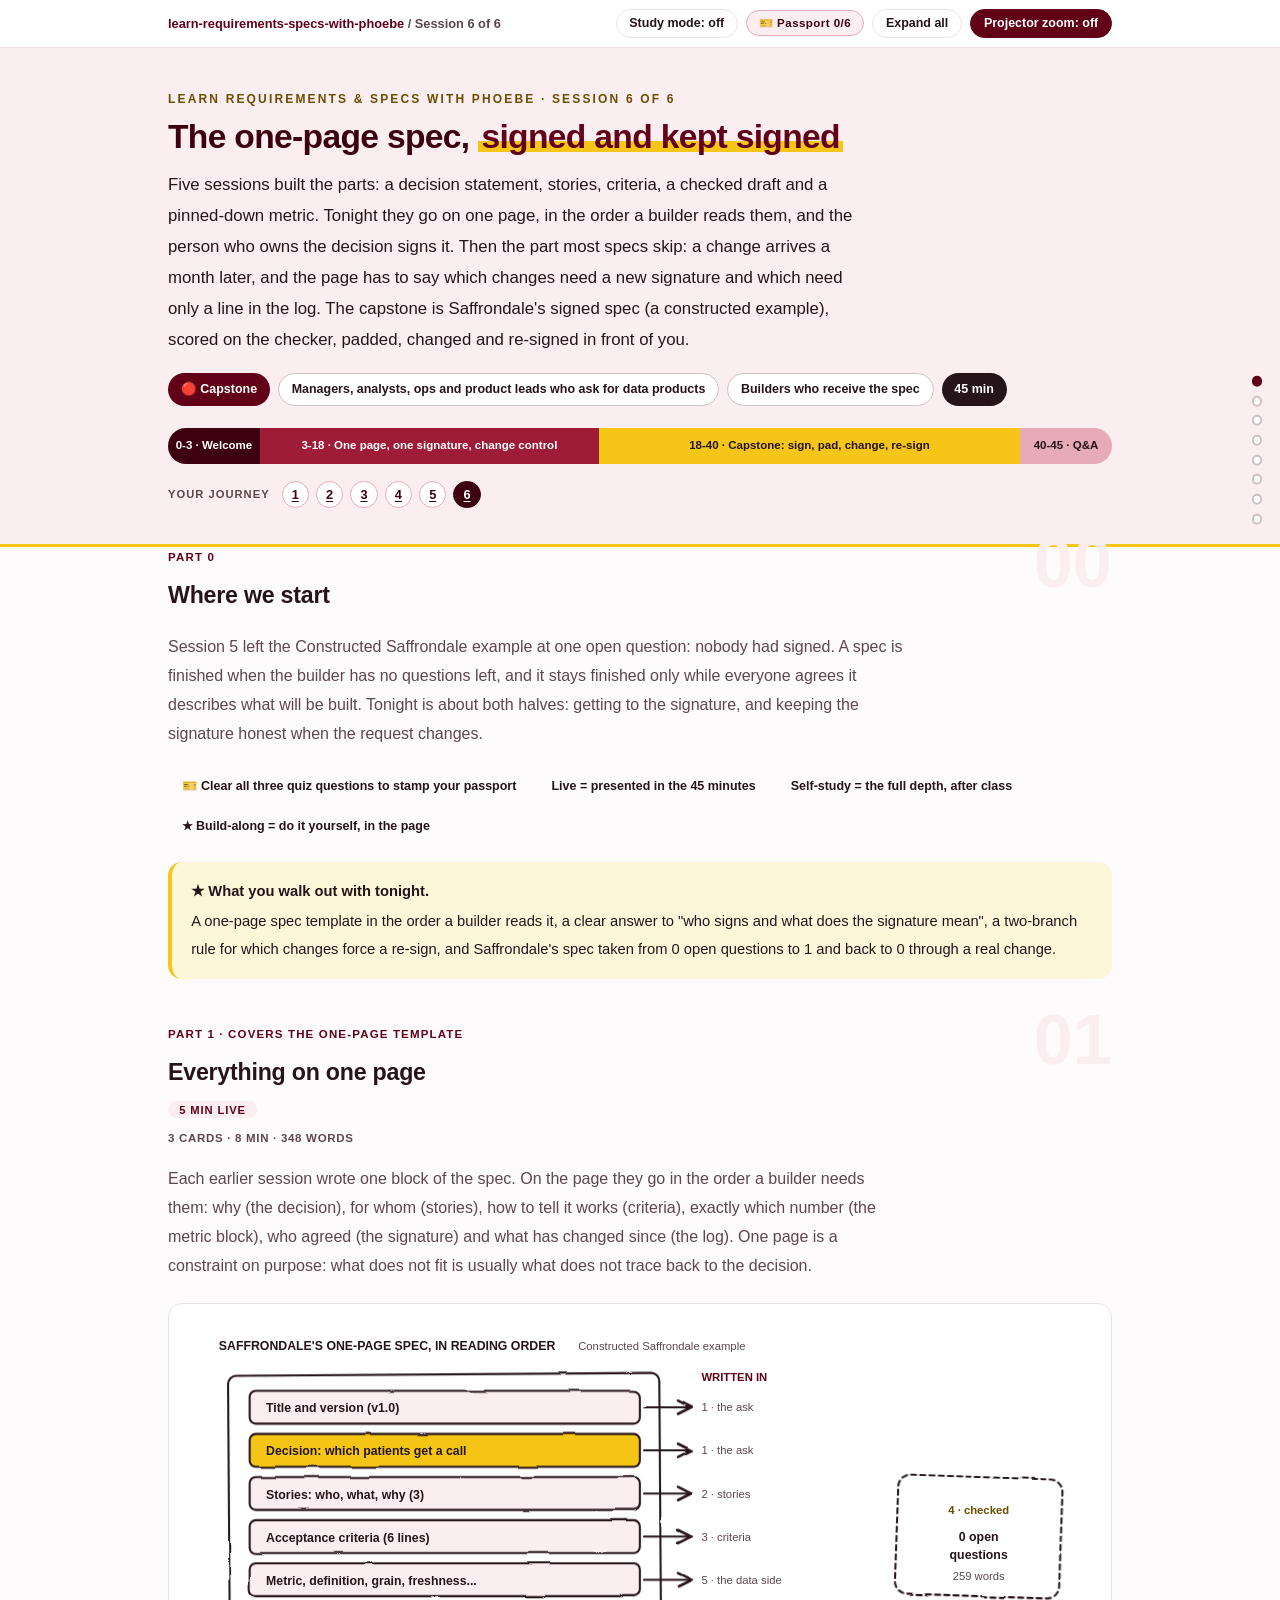
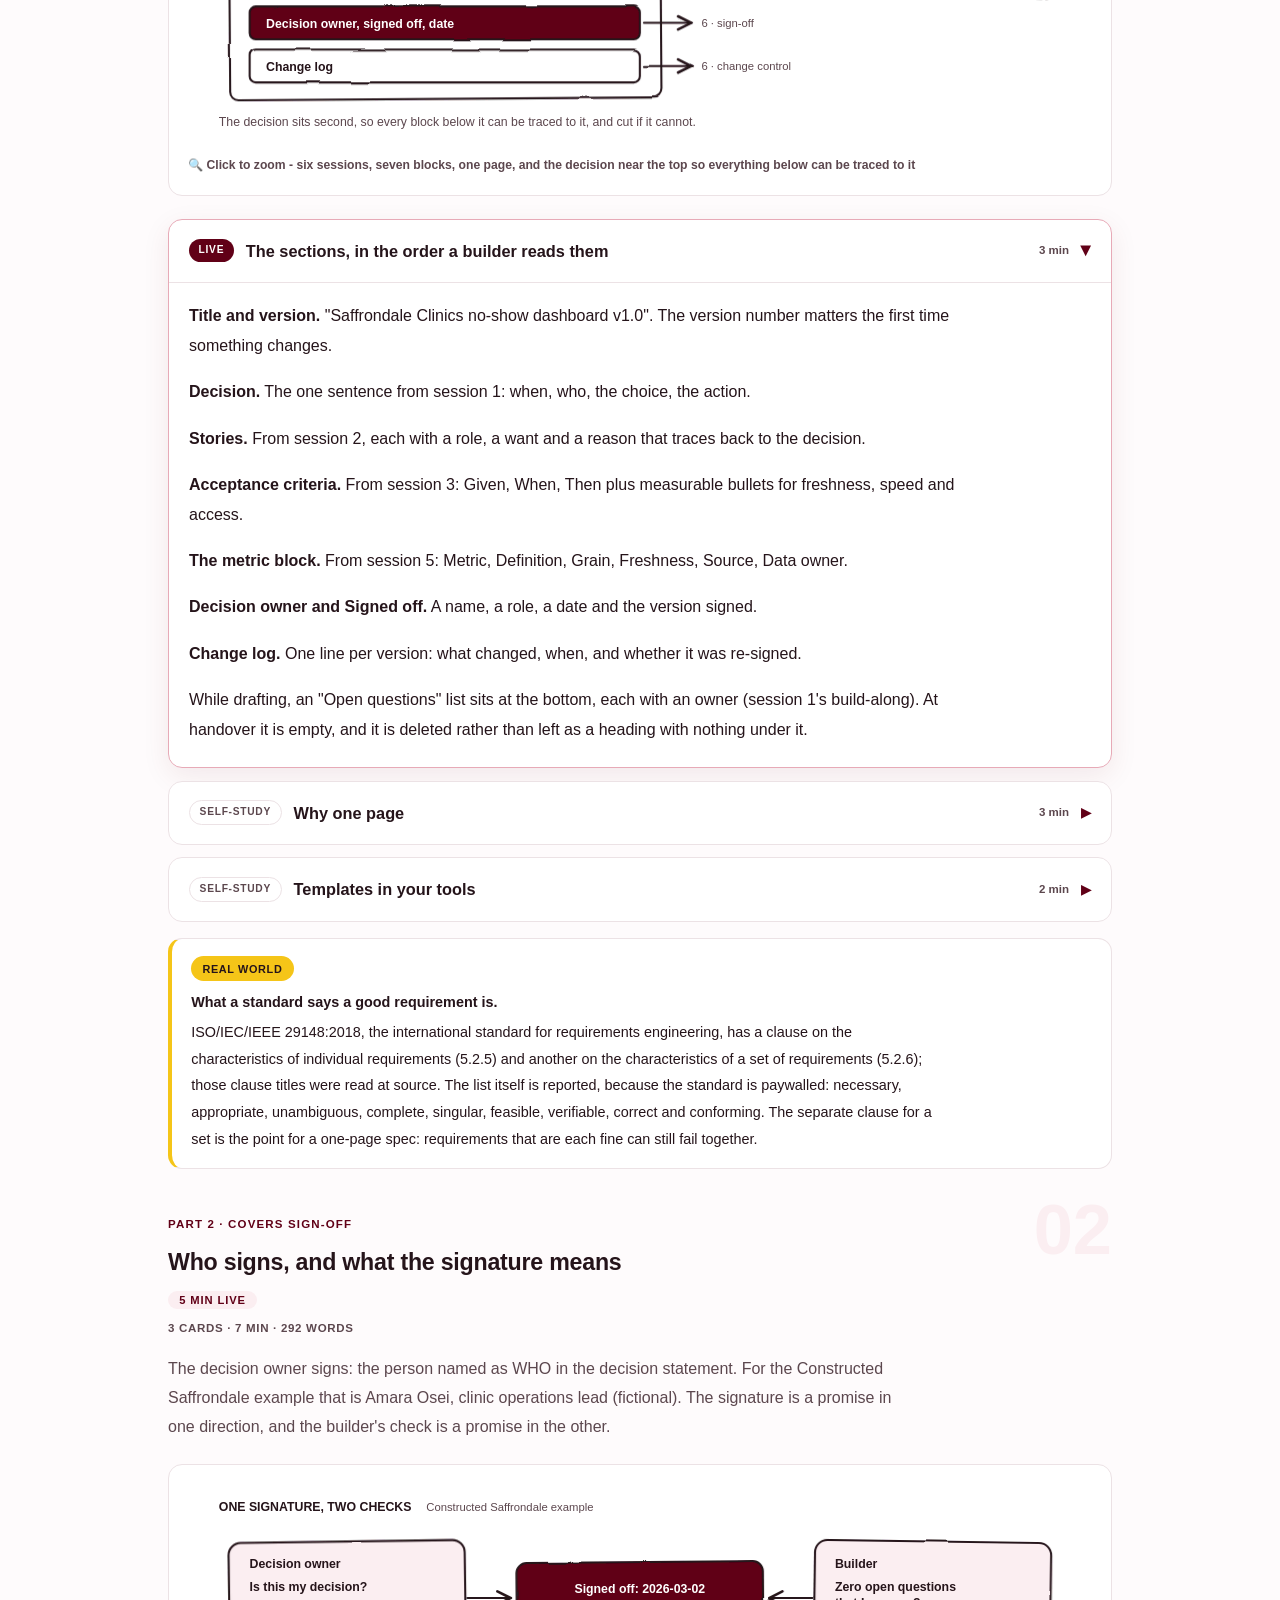
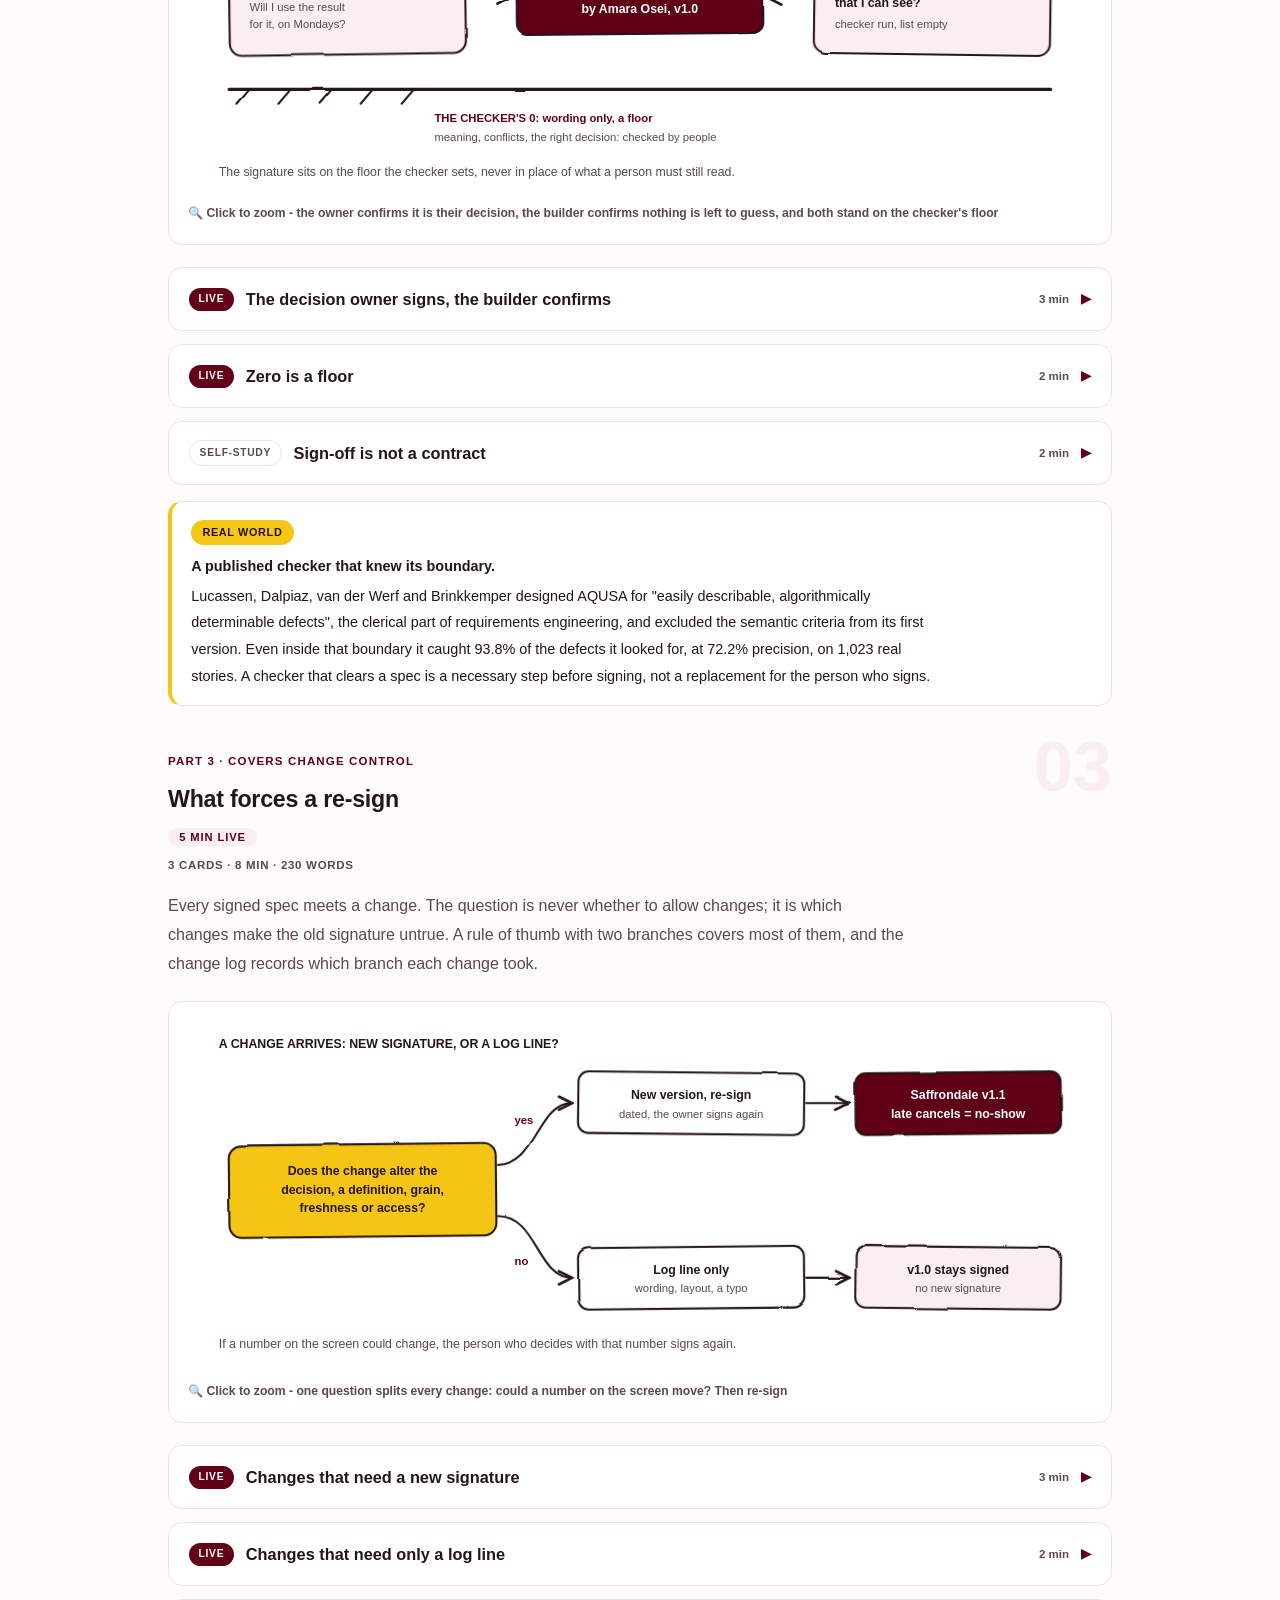
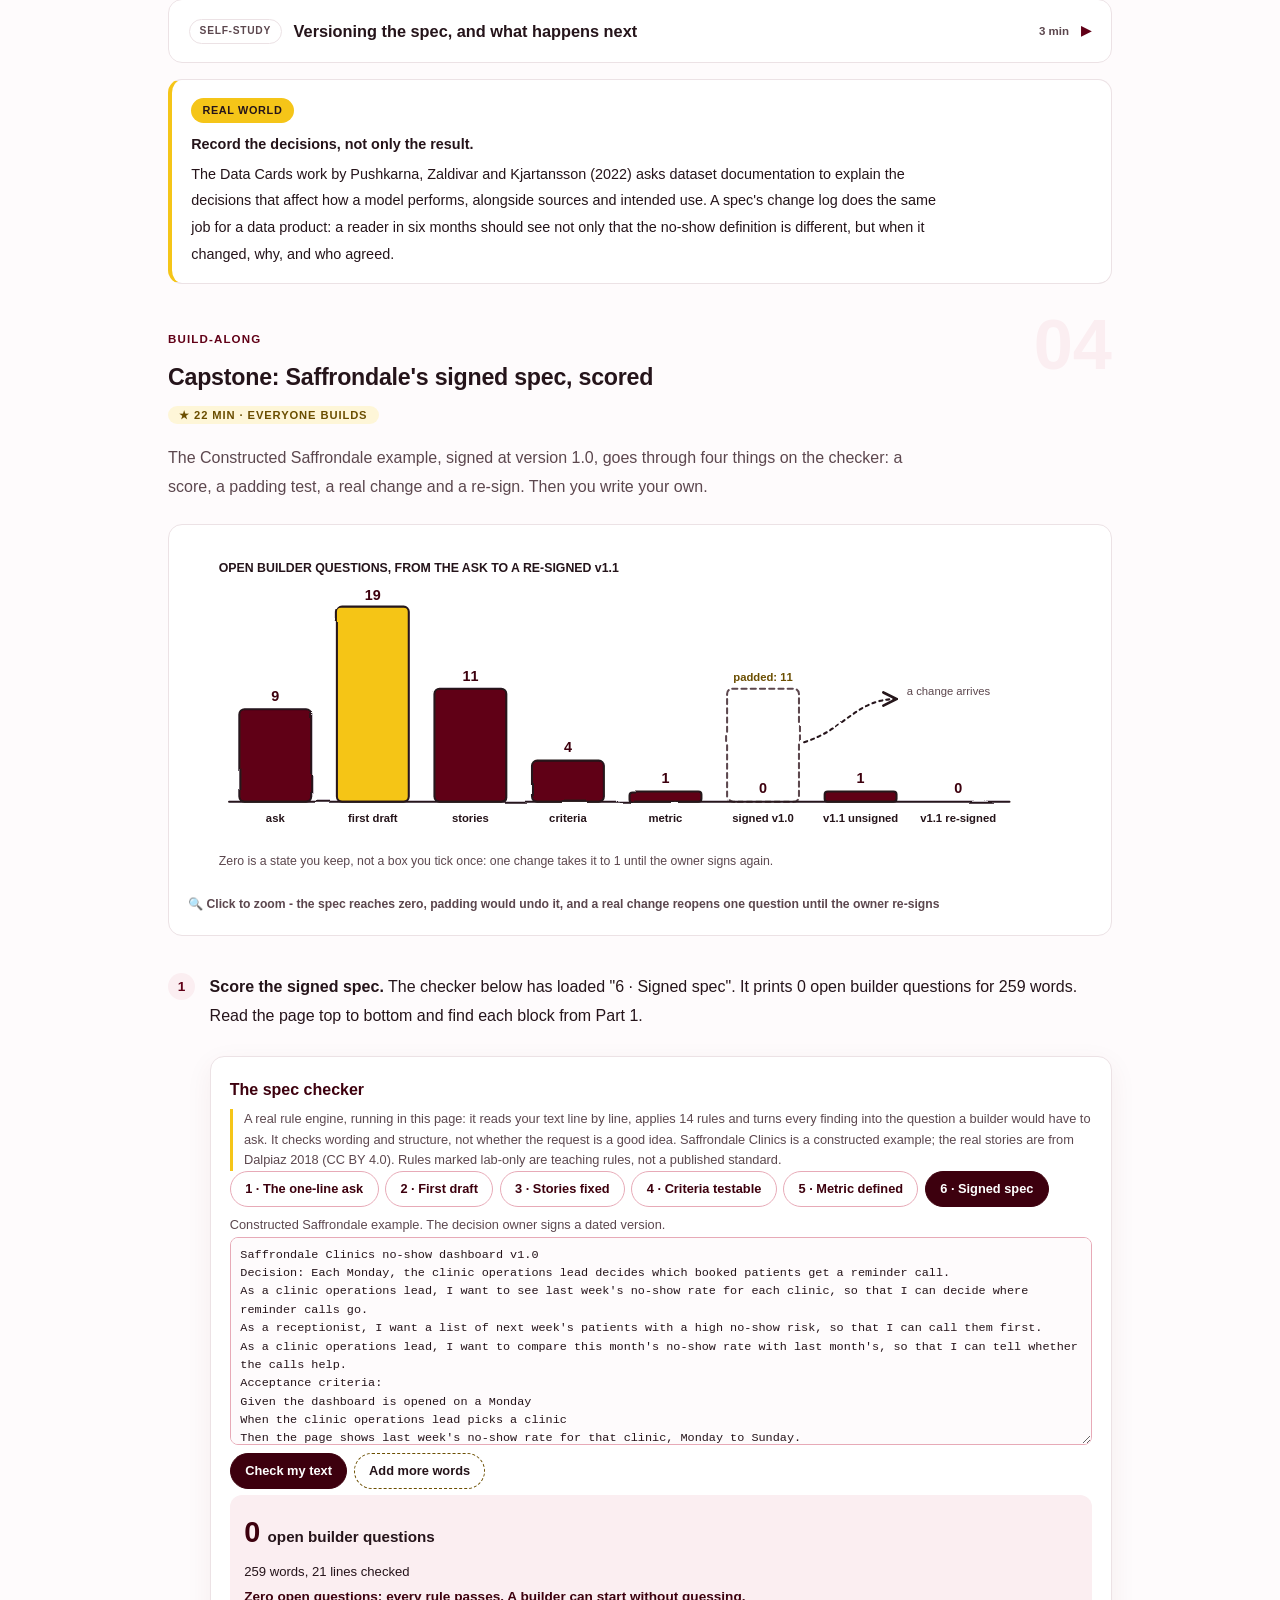
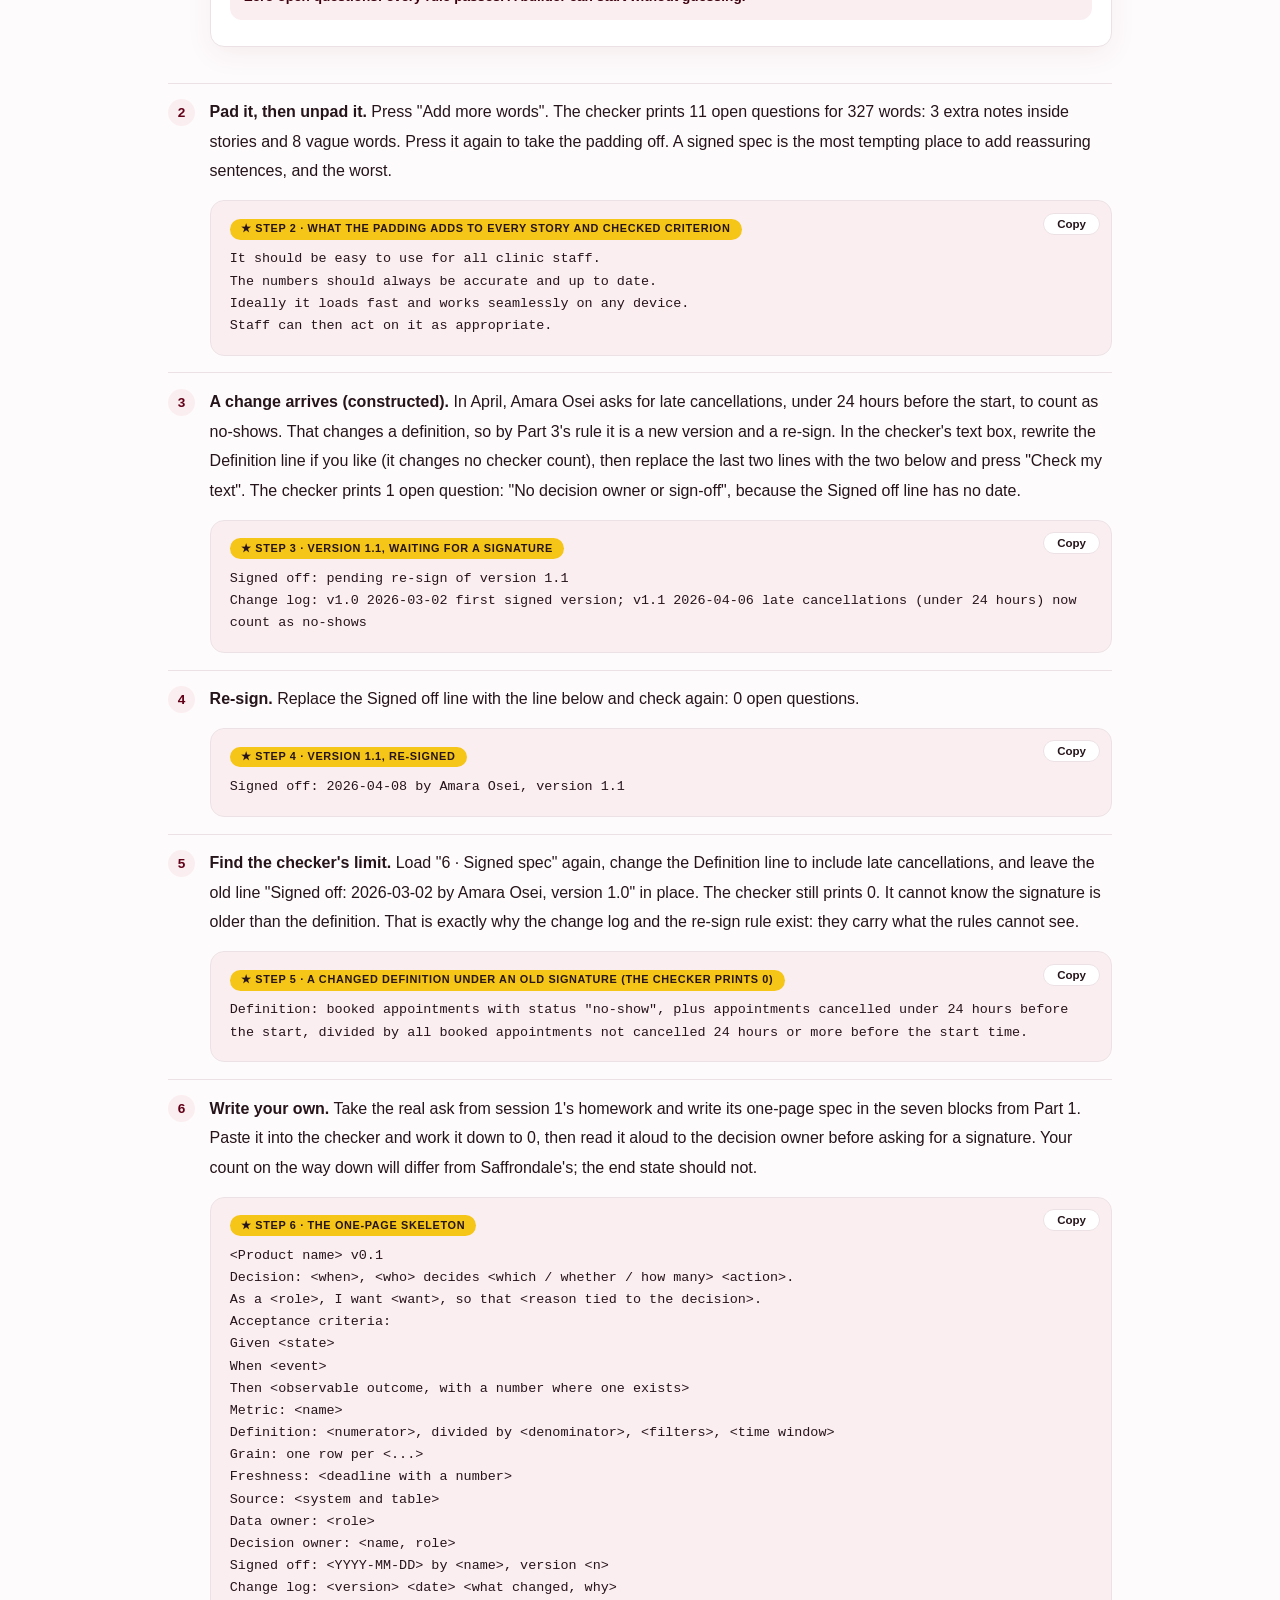
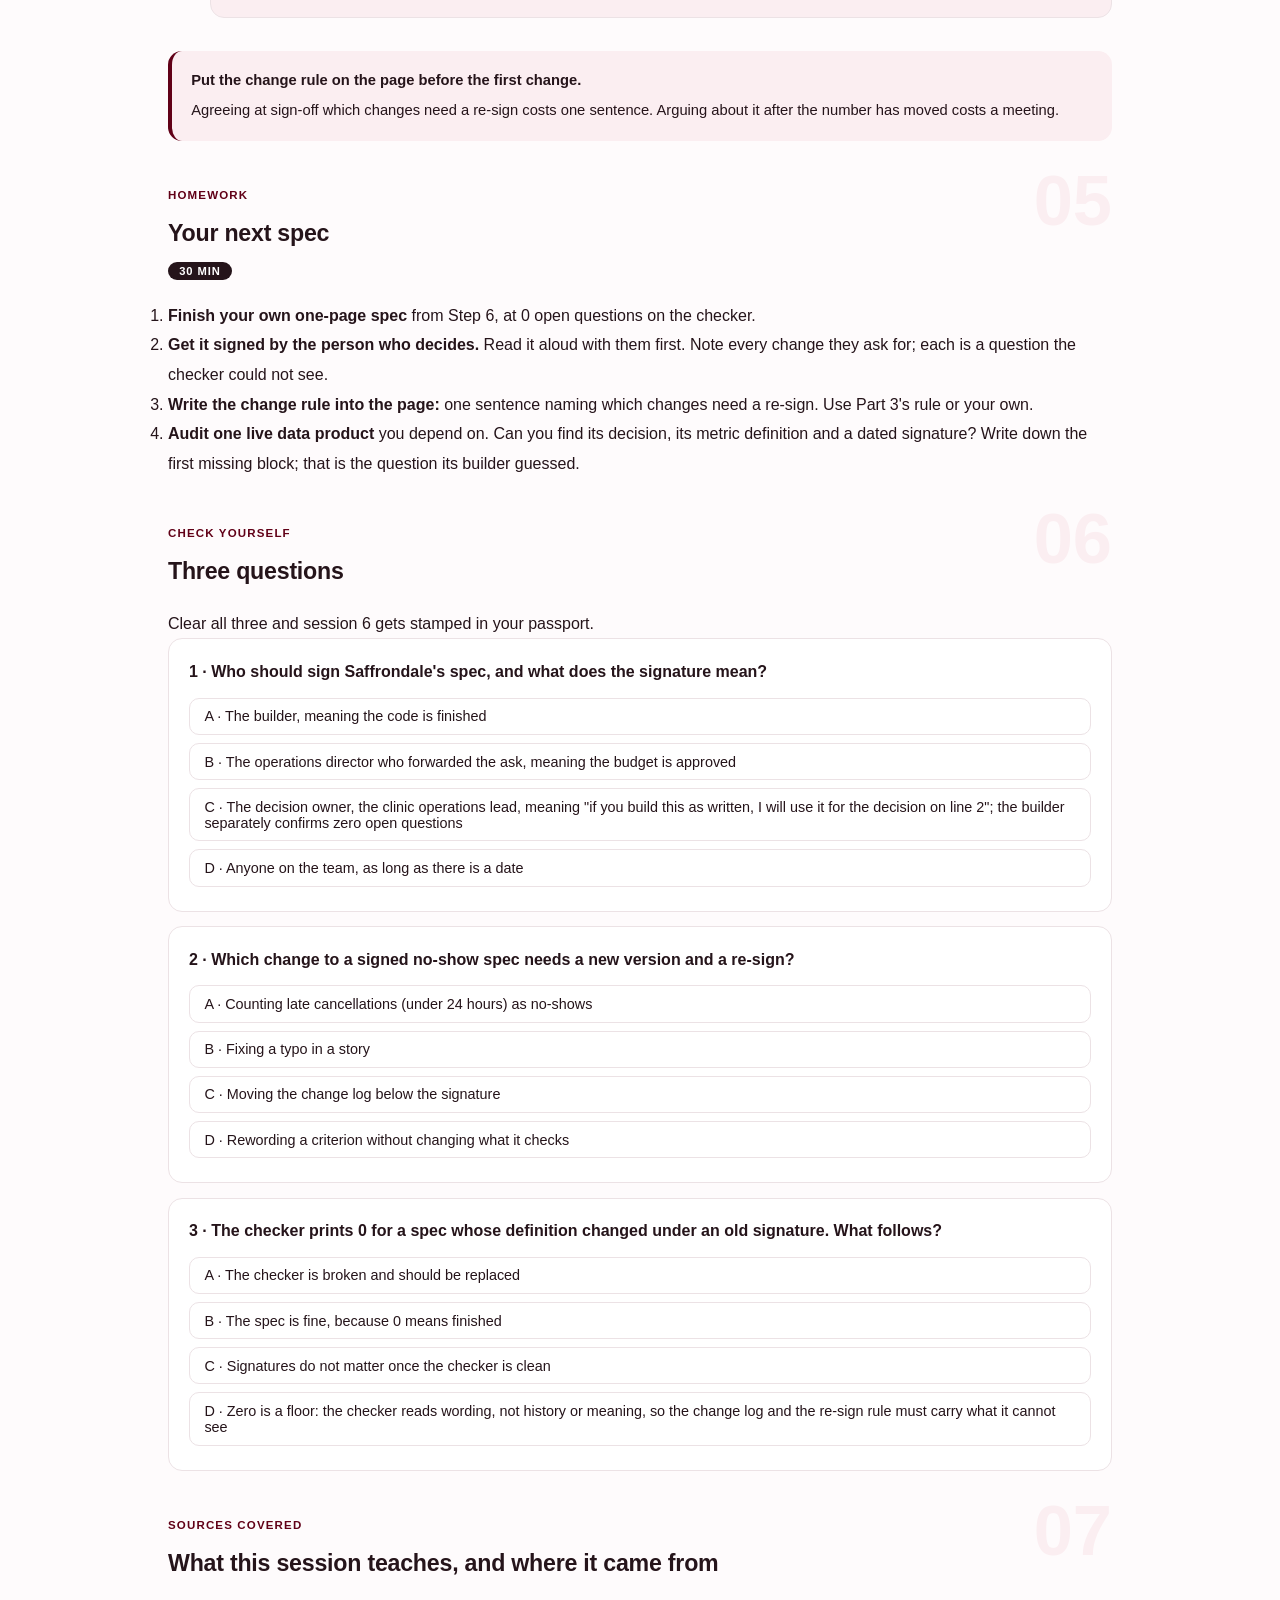
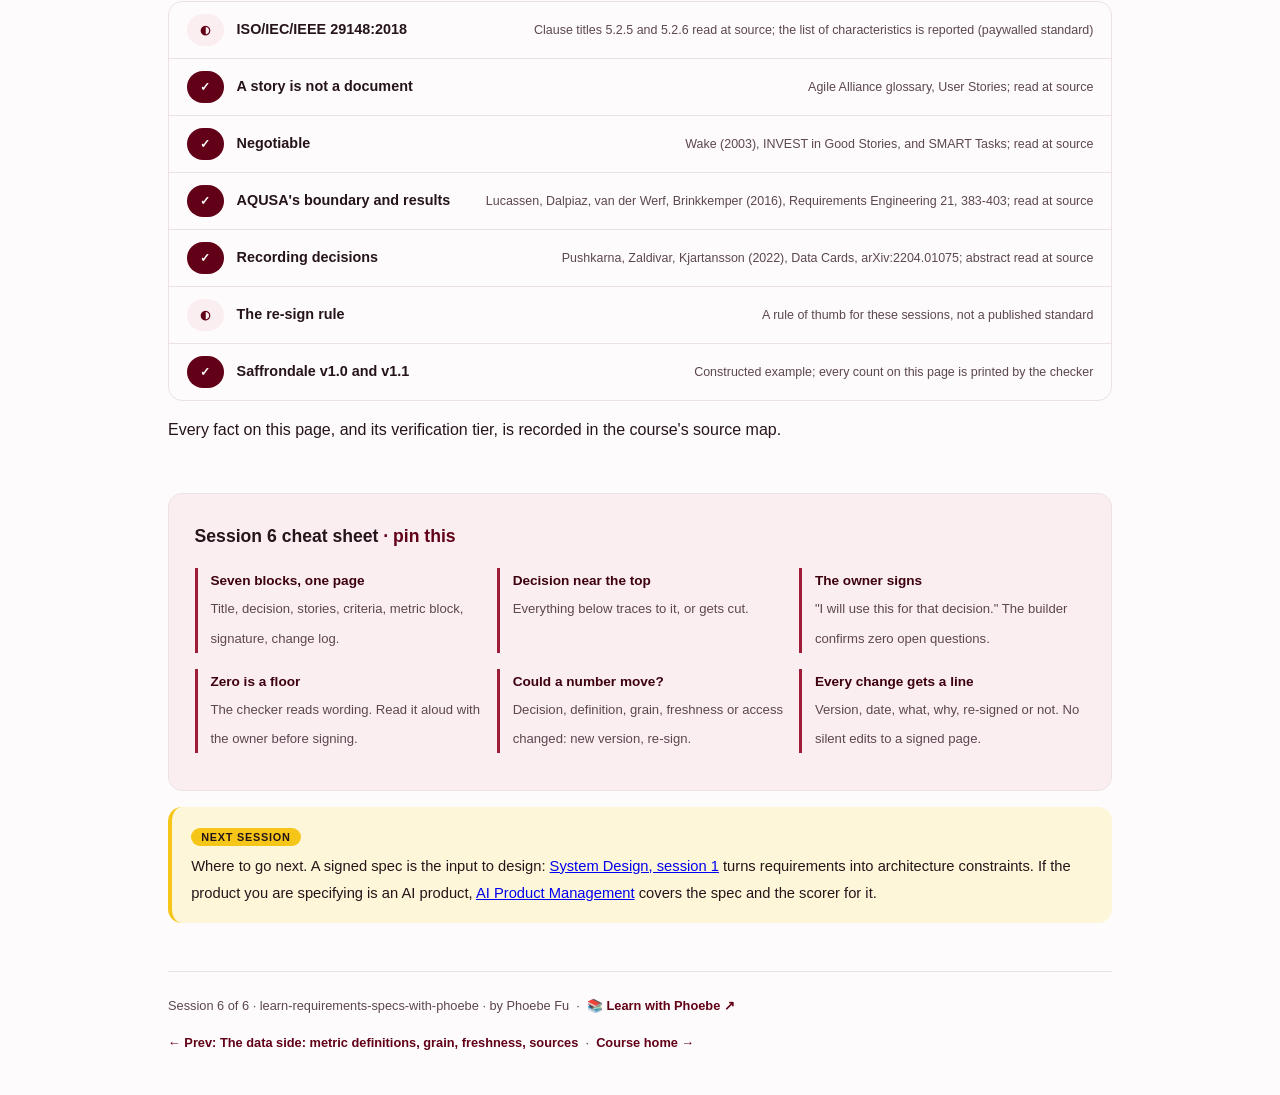
<file: courses/06-the-one-page-spec-and-sign-off.html>
<!DOCTYPE html>
<html lang="en">
<head>
<meta charset="UTF-8">
<meta name="viewport" content="width=device-width, initial-scale=1.0">
<!-- social:start -->
<meta name="description" content="Session 6 of 6. The one-page spec, sign-off by the decision owner, and change control: which changes need a new signature and which need only a log line. Capstone: the constructed Saffrondale spec, signed, scored at 0 open questions, padded, changed and re-signed on the checker.">
<meta property="og:type" content="article">
<meta property="og:site_name" content="Learn with Phoebe">
<meta property="og:title" content="The one-page spec - learn requirements specs with phoebe">
<meta property="og:description" content="Session 6 of 6. One page, one signature, and the changes that force a re-sign.">
<meta property="og:url" content="https://phoebefu6.github.io/learn-requirements-specs-with-phoebe/courses/06-the-one-page-spec-and-sign-off.html">
<meta property="og:image" content="https://phoebefu6.github.io/learn-requirements-specs-with-phoebe/assets/og-cover.png">
<meta property="og:image:width" content="1200">
<meta property="og:image:height" content="630">
<meta name="twitter:card" content="summary_large_image">
<meta name="twitter:title" content="The one-page spec - learn requirements specs with phoebe">
<meta name="twitter:description" content="Session 6 of 6. A signed one-page spec with zero open questions, and how to keep it signed.">
<meta name="twitter:image" content="https://phoebefu6.github.io/learn-requirements-specs-with-phoebe/assets/og-cover.png">
<!-- social:end -->
<title>Session 6 · The one-page spec - learn requirements specs with phoebe</title>
<link rel="stylesheet" href="../assets/style.css?v=1">
</head>
<body>

<div class="toolbar">
  <div class="wrap">
    <span class="crumb"><a href="../index.html">learn-requirements-specs-with-phoebe</a> / Session 6 of 6</span>
    <button class="btn" id="toggle-all" type="button">Expand all</button>
    <button class="btn primary" id="zoom-toggle" type="button">Projector zoom: off</button>
  </div>
</div>

<header class="masthead">
  <div class="wrap">
    <div class="eyebrow">Learn Requirements &amp; Specs with Phoebe · Session 6 of 6</div>
    <h1>The one-page spec, <span class="accent">signed and kept signed</span></h1>
    <p class="sub">Five sessions built the parts: a decision statement, stories, criteria, a checked draft and a pinned-down metric. Tonight they go on one page, in the order a builder reads them, and the person who owns the decision signs it. Then the part most specs skip: a change arrives a month later, and the page has to say which changes need a new signature and which need only a line in the log. The capstone is Saffrondale's signed spec (a constructed example), scored on the checker, padded, changed and re-signed in front of you.</p>
    <div class="chip-row">
      <span class="chip level">🔴 Capstone</span>
      <span class="chip audience">Managers, analysts, ops and product leads who ask for data products</span>
      <span class="chip audience">Builders who receive the spec</span>
      <span class="chip time">45 min</span>
    </div>
    <div class="agenda">
      <span class="a1" style="flex:1">0-3 · Welcome</span>
      <span class="a2" style="flex:4">3-18 · One page, one signature, change control</span>
      <span class="a3" style="flex:5">18-40 · Capstone: sign, pad, change, re-sign</span>
      <span class="a4" style="flex:1">40-45 · Q&amp;A</span>
    </div>
  </div>
</header>

<main class="wrap">

  <section class="section" id="intro">
    <div class="section-kicker">
      <span class="klabel">Part 0</span>
      <h2>Where we start</h2>
    </div>
    <p class="lede">Session 5 left the Constructed Saffrondale example at one open question: nobody had signed. A spec is finished when the builder has no questions left, and it stays finished only while everyone agrees it describes what will be built. Tonight is about both halves: getting to the signature, and keeping the signature honest when the request changes.</p>

    <div class="legend">
      <span class="pill">🎫 Clear all three quiz questions to stamp your passport</span>
      <span class="pill">Live = presented in the 45 minutes</span>
      <span class="pill">Self-study = the full depth, after class</span>
      <span class="pill">★ Build-along = do it yourself, in the page</span>
    </div>

    <div class="callout win">
      <p><strong>★ What you walk out with tonight.</strong> A one-page spec template in the order a builder reads it, a clear answer to "who signs and what does the signature mean", a two-branch rule for which changes force a re-sign, and Saffrondale's spec taken from 0 open questions to 1 and back to 0 through a real change.</p>
    </div>
  </section>

  <section class="section" id="part-1">
    <div class="section-kicker">
      <span class="klabel">Part 1 · covers the one-page template</span>
      <h2>Everything on one page</h2>
      <span class="tag concept">5 min live</span>
    </div>
    <p class="lede">Each earlier session wrote one block of the spec. On the page they go in the order a builder needs them: why (the decision), for whom (stories), how to tell it works (criteria), exactly which number (the metric block), who agreed (the signature) and what has changed since (the log). One page is a constraint on purpose: what does not fit is usually what does not trace back to the decision.</p>

    <figure class="zoomable">
      <svg viewBox="0 0 880 410" xmlns="http://www.w3.org/2000/svg" role="img" aria-label="Saffrondale's one-page spec drawn as a page with seven sections in order: title and version, decision, stories, acceptance criteria, the metric block of six lines, decision owner and sign-off, change log. Each section is tagged with the session that wrote it: sessions 1, 1, 2, 3, 5, 6 and 6. Session 4 checked the whole page: 0 open questions.">
        <defs>
          <filter id="s6aSk" x="-3%" y="-3%" width="106%" height="106%"><feTurbulence type="fractalNoise" baseFrequency="0.02" numOctaves="2" seed="61" result="n"/><feDisplacementMap in="SourceGraphic" in2="n" scale="2.4" xChannelSelector="R" yChannelSelector="G"/></filter>
          <pattern id="s6aHc" patternUnits="userSpaceOnUse" width="7" height="7" patternTransform="rotate(-38)"><line x1="0" y1="0" x2="0" y2="7" stroke="#610017" stroke-width="1" opacity=".5"/></pattern>
          <marker id="s6aAr" viewBox="0 0 10 10" refX="9" refY="5" markerWidth="8" markerHeight="8" orient="auto"><path d="M1 1 L9 5 L1 9" fill="none" stroke="#25141A" stroke-width="1.6" stroke-linecap="round"/></marker>
        </defs>
        <style>
          .s6aH { font: 800 12px Inter, sans-serif; fill: #25141A; }
          .s6aL { font: 600 12px Inter, sans-serif; fill: #25141A; }
          .s6aS { font: 400 11px Inter, sans-serif; fill: #5C474E; }
          .s6aW { font: 800 12px Inter, sans-serif; fill: #FFFFFF; }
          .s6aA { font: 700 11px Inter, sans-serif; fill: #610017; }
          .s6aB { font: 800 11px Inter, sans-serif; fill: #6B4E00; }
          .s6aN { font: 400 12px Inter, sans-serif; fill: #5C474E; }
        </style>

        <text class="s6aH" x="30" y="26">SAFFRONDALE'S ONE-PAGE SPEC, IN READING ORDER</text>
        <text class="s6aS" x="380" y="26">Constructed Saffrondale example</text>
        <text class="s6aA" x="500" y="56">WRITTEN IN</text>

        <g filter="url(#s6aSk)" fill="none" stroke="#25141A" stroke-width="2" stroke-linecap="round" stroke-linejoin="round">
          <rect x="40" y="50" width="420" height="316" rx="8" transform="rotate(-0.4 250 208)" fill="#FFFFFF"/>
          <rect x="60" y="66" width="380" height="32" rx="6" fill="#FBEEF1"/>
          <rect x="60" y="108" width="380" height="32" rx="6" fill="#F5C518"/>
          <rect x="60" y="150" width="380" height="32" rx="6" fill="#FBEEF1"/>
          <rect x="60" y="192" width="380" height="32" rx="6" fill="#FBEEF1"/>
          <rect x="60" y="234" width="380" height="32" rx="6" fill="#FBEEF1"/>
          <rect x="60" y="276" width="380" height="32" rx="6" fill="#610017"/>
          <rect x="60" y="318" width="380" height="32" rx="6" fill="#FFFFFF"/>
          <path d="M444 82 L490 82" marker-end="url(#s6aAr)"/>
          <path d="M444 124 L490 124" marker-end="url(#s6aAr)"/>
          <path d="M444 166 L490 166" marker-end="url(#s6aAr)"/>
          <path d="M444 208 L490 208" marker-end="url(#s6aAr)"/>
          <path d="M444 250 L490 250" marker-end="url(#s6aAr)"/>
          <path d="M444 292 L490 292" marker-end="url(#s6aAr)"/>
          <path d="M444 334 L490 334" marker-end="url(#s6aAr)"/>
          <rect x="690" y="150" width="160" height="116" rx="12" transform="rotate(2 770 208)" fill="#FFFFFF" stroke-dasharray="5 4"/>
        </g>

        <text class="s6aL" x="76" y="87">Title and version (v1.0)</text>
        <text class="s6aH" x="76" y="129">Decision: which patients get a call</text>
        <text class="s6aL" x="76" y="171">Stories: who, what, why (3)</text>
        <text class="s6aL" x="76" y="213">Acceptance criteria (6 lines)</text>
        <text class="s6aL" x="76" y="255">Metric, definition, grain, freshness...</text>
        <text class="s6aW" x="76" y="297">Decision owner, signed off, date</text>
        <text class="s6aL" x="76" y="339">Change log</text>

        <text class="s6aS" x="500" y="86">1 · the ask</text>
        <text class="s6aS" x="500" y="128">1 · the ask</text>
        <text class="s6aS" x="500" y="170">2 · stories</text>
        <text class="s6aS" x="500" y="212">3 · criteria</text>
        <text class="s6aS" x="500" y="254">5 · the data side</text>
        <text class="s6aS" x="500" y="296">6 · sign-off</text>
        <text class="s6aS" x="500" y="338">6 · change control</text>

        <text class="s6aB" x="770" y="186" text-anchor="middle">4 · checked</text>
        <text class="s6aH" x="770" y="212" text-anchor="middle">0 open</text>
        <text class="s6aH" x="770" y="230" text-anchor="middle">questions</text>
        <text class="s6aS" x="770" y="250" text-anchor="middle">259 words</text>
        <text class="s6aN" x="30" y="392">The decision sits second, so every block below it can be traced to it, and cut if it cannot.</text>
      </svg>
      <figcaption>🔍 Click to zoom - six sessions, seven blocks, one page, and the decision near the top so everything below can be traced to it</figcaption>
    </figure>

    <details class="card" open>
      <summary><span class="mode live">Live</span>The sections, in the order a builder reads them<span class="mini">3 min</span><span class="caret">▶</span></summary>
      <div class="body">
        <p><strong>Title and version.</strong> "Saffrondale Clinics no-show dashboard v1.0". The version number matters the first time something changes.</p>
        <p><strong>Decision.</strong> The one sentence from session 1: when, who, the choice, the action.</p>
        <p><strong>Stories.</strong> From session 2, each with a role, a want and a reason that traces back to the decision.</p>
        <p><strong>Acceptance criteria.</strong> From session 3: Given, When, Then plus measurable bullets for freshness, speed and access.</p>
        <p><strong>The metric block.</strong> From session 5: Metric, Definition, Grain, Freshness, Source, Data owner.</p>
        <p><strong>Decision owner and Signed off.</strong> A name, a role, a date and the version signed.</p>
        <p><strong>Change log.</strong> One line per version: what changed, when, and whether it was re-signed.</p>
        <p>While drafting, an "Open questions" list sits at the bottom, each with an owner (session 1's build-along). At handover it is empty, and it is deleted rather than left as a heading with nothing under it.</p>
      </div>
    </details>

    <details class="card">
      <summary><span class="mode self">Self-study</span>Why one page<span class="mini">3 min</span><span class="caret">▶</span></summary>
      <div class="body">
        <p>The limit forces cutting. A story that cannot be traced to the decision statement, a criterion nobody will check, a metric nobody asked for: on one page, each of those is taking space from something the builder needs.</p>
        <p>The Agile Alliance glossary is blunt that a user story is not a document, and that its detail should grow as implementation nears. The one-page spec is consistent with both: it holds the detail agreed at handover, not every conversation that produced it. The conversations stay in the meeting notes; the page holds the outcome.</p>
        <p>Some data products honestly need more than a page, for example a pipeline feeding several teams, or a model with a long list of exclusions. Then keep one page as the front sheet, with the decision, the owner and the signature, and link the longer sections from it.</p>
      </div>
    </details>

    <details class="card">
      <summary><span class="mode self">Self-study</span>Templates in your tools<span class="mini">2 min</span><span class="caret">▶</span></summary>
      <div class="body">
        <p>Issue trackers and wikis (Jira, Linear, Confluence, Azure DevOps and their peers) all offer page and ticket templates. Any of them can hold the seven blocks above. What they rarely hold by default is the decision statement at the top and a signature with a date at the bottom, so add both as fields. The tool matters less than the order and the signature.</p>
      </div>
    </details>

    <div class="callout example">
      <span class="ex-pill">Real world</span>
      <p><strong>What a standard says a good requirement is.</strong> ISO/IEC/IEEE 29148:2018, the international standard for requirements engineering, has a clause on the characteristics of individual requirements (5.2.5) and another on the characteristics of a set of requirements (5.2.6); those clause titles were read at source. The list itself is reported, because the standard is paywalled: necessary, appropriate, unambiguous, complete, singular, feasible, verifiable, correct and conforming. The separate clause for a set is the point for a one-page spec: requirements that are each fine can still fail together.</p>
    </div>
  </section>

  <section class="section" id="part-2">
    <div class="section-kicker">
      <span class="klabel">Part 2 · covers sign-off</span>
      <h2>Who signs, and what the signature means</h2>
      <span class="tag concept">5 min live</span>
    </div>
    <p class="lede">The decision owner signs: the person named as WHO in the decision statement. For the Constructed Saffrondale example that is Amara Osei, clinic operations lead (fictional). The signature is a promise in one direction, and the builder's check is a promise in the other.</p>

    <figure class="zoomable">
      <svg viewBox="0 0 880 300" xmlns="http://www.w3.org/2000/svg" role="img" aria-label="Two people meet at one signature line. The decision owner checks: is this my decision, and will I use the result for it? The builder checks: are there zero open questions I can see? Between them, the signature: signed off 2026-03-02 by Amara Osei, version 1.0. Under all of it a floor line: the checker's 0 covers wording only; meaning, conflicts and whether it is the right decision are checked by people.">
        <defs>
          <filter id="s6bSk" x="-3%" y="-3%" width="106%" height="106%"><feTurbulence type="fractalNoise" baseFrequency="0.02" numOctaves="2" seed="62" result="n"/><feDisplacementMap in="SourceGraphic" in2="n" scale="2.4" xChannelSelector="R" yChannelSelector="G"/></filter>
          <pattern id="s6bHc" patternUnits="userSpaceOnUse" width="7" height="7" patternTransform="rotate(-38)"><line x1="0" y1="0" x2="0" y2="7" stroke="#610017" stroke-width="1" opacity=".5"/></pattern>
          <marker id="s6bAr" viewBox="0 0 10 10" refX="9" refY="5" markerWidth="8" markerHeight="8" orient="auto"><path d="M1 1 L9 5 L1 9" fill="none" stroke="#25141A" stroke-width="1.6" stroke-linecap="round"/></marker>
        </defs>
        <style>
          .s6bH { font: 800 12px Inter, sans-serif; fill: #25141A; }
          .s6bL { font: 600 12px Inter, sans-serif; fill: #25141A; }
          .s6bS { font: 400 11px Inter, sans-serif; fill: #5C474E; }
          .s6bW { font: 800 12px Inter, sans-serif; fill: #FFFFFF; }
          .s6bA { font: 700 11px Inter, sans-serif; fill: #610017; }
          .s6bN { font: 400 12px Inter, sans-serif; fill: #5C474E; }
        </style>

        <text class="s6bH" x="30" y="26">ONE SIGNATURE, TWO CHECKS</text>
        <text class="s6bS" x="232" y="26">Constructed Saffrondale example</text>

        <g filter="url(#s6bSk)" fill="none" stroke="#25141A" stroke-width="2" stroke-linecap="round" stroke-linejoin="round">
          <rect x="40" y="56" width="230" height="110" rx="12" transform="rotate(-0.8 155 111)" fill="#FBEEF1"/>
          <rect x="610" y="56" width="230" height="110" rx="12" transform="rotate(0.8 725 111)" fill="#FBEEF1"/>
          <rect x="320" y="76" width="240" height="70" rx="10" transform="rotate(-0.5 440 111)" fill="#610017"/>
          <path d="M272 111 L314 111" marker-end="url(#s6bAr)"/>
          <path d="M608 111 L566 111" marker-end="url(#s6bAr)"/>
          <path d="M40 200 L840 200" stroke-width="3"/>
          <path d="M60 200 l-12 14 M100 200 l-12 14 M140 200 l-12 14 M180 200 l-12 14 M220 200 l-12 14"/>
        </g>

        <text class="s6bH" x="60" y="82">Decision owner</text>
        <text class="s6bL" x="60" y="104">Is this my decision?</text>
        <text class="s6bS" x="60" y="124">Will I use the result</text>
        <text class="s6bS" x="60" y="140">for it, on Mondays?</text>

        <text class="s6bH" x="630" y="82">Builder</text>
        <text class="s6bL" x="630" y="104">Zero open questions</text>
        <text class="s6bL" x="630" y="120">that I can see?</text>
        <text class="s6bS" x="630" y="140">checker run, list empty</text>

        <text class="s6bW" x="440" y="106" text-anchor="middle">Signed off: 2026-03-02</text>
        <text class="s6bW" x="440" y="126" text-anchor="middle">by Amara Osei, v1.0</text>

        <text class="s6bA" x="240" y="232">THE CHECKER'S 0: wording only, a floor</text>
        <text class="s6bS" x="240" y="250">meaning, conflicts, the right decision: checked by people</text>
        <text class="s6bN" x="30" y="284">The signature sits on the floor the checker sets, never in place of what a person must still read.</text>
      </svg>
      <figcaption>🔍 Click to zoom - the owner confirms it is their decision, the builder confirms nothing is left to guess, and both stand on the checker's floor</figcaption>
    </figure>

    <details class="card">
      <summary><span class="mode live">Live</span>The decision owner signs, the builder confirms<span class="mini">3 min</span><span class="caret">▶</span></summary>
      <div class="body">
        <p><strong>What the owner's signature means:</strong> "If you build this as written, I will use it for the decision on line 2." It is not approval of the design, the tool or the SQL. It is a statement about the decision, and only the person who makes the decision can make it.</p>
        <p><strong>What the builder's confirmation means:</strong> "I have read every line and I have no open questions I can see." The builder runs the checker, reads the findings, and says so. If a builder signs off with questions in their head, those are the guessed requirements from session 1, now with a signature on top.</p>
        <p>Who should not sign: the person who forwarded the ask, a committee, or the builder alone. A signature from someone who does not make the decision is a signature on a document, not on a decision.</p>
      </div>
    </details>

    <details class="card">
      <summary><span class="mode live">Live</span>Zero is a floor<span class="mini">2 min</span><span class="caret">▶</span></summary>
      <div class="body">
        <p>The checker reads wording and structure. The Quality User Story framework's semantic criteria, such as Conflict-free (no two stories contradict) and Problem-oriented (a story states the problem, not the solution), need a person; AQUSA's first version left them out on purpose because they require deep understanding of a requirement's content. A spec that says "Decision: whether to build a dashboard" passes the choice-word rule and is still a poor decision statement. Read the signed page once, aloud, with the owner, before anyone signs.</p>
      </div>
    </details>

    <details class="card">
      <summary><span class="mode self">Self-study</span>Sign-off is not a contract<span class="mini">2 min</span><span class="caret">▶</span></summary>
      <div class="body">
        <p>Bill Wake's N in INVEST is Negotiable: a story "captures the essence, not the details", and details are worked out between the customer and the programmer. A signature does not end that. It fixes which version both sides agreed, so that the next negotiation starts from a known page instead of from two memories. Change control, Part 3, is how negotiation continues after the signature without dissolving it.</p>
      </div>
    </details>

    <div class="callout example">
      <span class="ex-pill">Real world</span>
      <p><strong>A published checker that knew its boundary.</strong> Lucassen, Dalpiaz, van der Werf and Brinkkemper designed AQUSA for "easily describable, algorithmically determinable defects", the clerical part of requirements engineering, and excluded the semantic criteria from its first version. Even inside that boundary it caught 93.8% of the defects it looked for, at 72.2% precision, on 1,023 real stories. A checker that clears a spec is a necessary step before signing, not a replacement for the person who signs.</p>
    </div>
  </section>

  <section class="section" id="part-3">
    <div class="section-kicker">
      <span class="klabel">Part 3 · covers change control</span>
      <h2>What forces a re-sign</h2>
      <span class="tag concept">5 min live</span>
    </div>
    <p class="lede">Every signed spec meets a change. The question is never whether to allow changes; it is which changes make the old signature untrue. A rule of thumb with two branches covers most of them, and the change log records which branch each change took.</p>

    <figure class="zoomable">
      <svg viewBox="0 0 880 340" xmlns="http://www.w3.org/2000/svg" role="img" aria-label="A decision tree for a change to a signed spec. Does the change alter the decision, a definition, the grain, the freshness or the access? Yes: new version and re-sign, for example Saffrondale version 1.1, where late cancellations now count as no-shows. No: a log line only, for example wording, layout or a typo, and version 1.0 stays signed.">
        <defs>
          <filter id="s6cSk" x="-3%" y="-3%" width="106%" height="106%"><feTurbulence type="fractalNoise" baseFrequency="0.02" numOctaves="2" seed="63" result="n"/><feDisplacementMap in="SourceGraphic" in2="n" scale="2.4" xChannelSelector="R" yChannelSelector="G"/></filter>
          <pattern id="s6cHc" patternUnits="userSpaceOnUse" width="7" height="7" patternTransform="rotate(-38)"><line x1="0" y1="0" x2="0" y2="7" stroke="#610017" stroke-width="1" opacity=".5"/></pattern>
          <marker id="s6cAr" viewBox="0 0 10 10" refX="9" refY="5" markerWidth="8" markerHeight="8" orient="auto"><path d="M1 1 L9 5 L1 9" fill="none" stroke="#25141A" stroke-width="1.6" stroke-linecap="round"/></marker>
        </defs>
        <style>
          .s6cH { font: 800 12px Inter, sans-serif; fill: #25141A; }
          .s6cL { font: 600 12px Inter, sans-serif; fill: #25141A; }
          .s6cS { font: 400 11px Inter, sans-serif; fill: #5C474E; }
          .s6cW { font: 800 12px Inter, sans-serif; fill: #FFFFFF; }
          .s6cA { font: 700 11px Inter, sans-serif; fill: #610017; }
          .s6cN { font: 400 12px Inter, sans-serif; fill: #5C474E; }
        </style>

        <text class="s6cH" x="30" y="26">A CHANGE ARRIVES: NEW SIGNATURE, OR A LOG LINE?</text>

        <g filter="url(#s6cSk)" fill="none" stroke="#25141A" stroke-width="2" stroke-linecap="round" stroke-linejoin="round">
          <rect x="40" y="120" width="260" height="90" rx="12" transform="rotate(-0.6 170 165)" fill="#F5C518"/>
          <rect x="380" y="50" width="220" height="60" rx="10" transform="rotate(0.6 490 80)" fill="#FFFFFF"/>
          <rect x="650" y="50" width="200" height="60" rx="10" transform="rotate(-0.6 750 80)" fill="#610017"/>
          <rect x="380" y="220" width="220" height="60" rx="10" transform="rotate(-0.6 490 250)" fill="#FFFFFF"/>
          <rect x="650" y="220" width="200" height="60" rx="10" transform="rotate(0.6 750 250)" fill="#FBEEF1"/>
          <path d="M302 140 C340 140 340 80 374 80" marker-end="url(#s6cAr)"/>
          <path d="M302 190 C340 190 340 250 374 250" marker-end="url(#s6cAr)"/>
          <path d="M602 80 L644 80" marker-end="url(#s6cAr)"/>
          <path d="M602 250 L644 250" marker-end="url(#s6cAr)"/>
        </g>

        <text class="s6cH" x="170" y="150" text-anchor="middle">Does the change alter the</text>
        <text class="s6cH" x="170" y="168" text-anchor="middle">decision, a definition, grain,</text>
        <text class="s6cH" x="170" y="186" text-anchor="middle">freshness or access?</text>

        <text class="s6cA" x="318" y="100">yes</text>
        <text class="s6cA" x="318" y="238">no</text>

        <text class="s6cH" x="490" y="76" text-anchor="middle">New version, re-sign</text>
        <text class="s6cS" x="490" y="94" text-anchor="middle">dated, the owner signs again</text>
        <text class="s6cW" x="750" y="76" text-anchor="middle">Saffrondale v1.1</text>
        <text class="s6cW" x="750" y="94" text-anchor="middle">late cancels = no-show</text>

        <text class="s6cH" x="490" y="246" text-anchor="middle">Log line only</text>
        <text class="s6cS" x="490" y="264" text-anchor="middle">wording, layout, a typo</text>
        <text class="s6cH" x="750" y="246" text-anchor="middle">v1.0 stays signed</text>
        <text class="s6cS" x="750" y="264" text-anchor="middle">no new signature</text>

        <text class="s6cN" x="30" y="318">If a number on the screen could change, the person who decides with that number signs again.</text>
      </svg>
      <figcaption>🔍 Click to zoom - one question splits every change: could a number on the screen move? Then re-sign</figcaption>
    </figure>

    <details class="card">
      <summary><span class="mode live">Live</span>Changes that need a new signature<span class="mini">3 min</span><span class="caret">▶</span></summary>
      <div class="body">
        <p>A rule of thumb for these sessions, not a published standard: re-sign when the change could move a number the decision owner acts on, or change who sees it.</p>
        <ul>
          <li><strong>The decision.</strong> Monday becomes daily; reminder calls become text messages.</li>
          <li><strong>A definition.</strong> Late cancellations now count as no-shows (the Constructed Saffrondale v1.1 change below). Session 5 showed the same table giving 10.6% under one definition and 13.9% under the other.</li>
          <li><strong>Grain or freshness.</strong> Per clinic becomes per clinician; loaded by 06:00 becomes hourly.</li>
          <li><strong>Access.</strong> Receptionists can now see other clinics' patients.</li>
        </ul>
      </div>
    </details>

    <details class="card">
      <summary><span class="mode live">Live</span>Changes that need only a log line<span class="mini">2 min</span><span class="caret">▶</span></summary>
      <div class="body">
        <p>Wording that changes no meaning, a layout change that moves no number, a typo, a new example that illustrates an existing rule. Each still gets a dated line in the change log, so the next reader can see that the page moved and why nobody re-signed. A silent edit to a signed page is how a signature quietly stops meaning anything.</p>
      </div>
    </details>

    <details class="card">
      <summary><span class="mode self">Self-study</span>Versioning the spec, and what happens next<span class="mini">3 min</span><span class="caret">▶</span></summary>
      <div class="body">
        <p>Number the versions (v1.0, v1.1, v2.0), keep the old ones, and write each change log line as: version, date, what changed, why, re-signed or not. Wider project governance (milestones, risks, who is responsible for what) is the subject of <a href="https://phoebefu6.github.io/learn-tech-project-pmo-with-phoebe/courses/01-frame-the-initiative.html">Tech Project PMO, session 1</a>; change control here covers only the spec.</p>
        <p>Once signed, the spec is input to design. How builders turn requirements like "no older than 24 hours at 07:00" into architecture constraints is <a href="https://phoebefu6.github.io/learn-system-design-with-phoebe/courses/01-requirements-to-constraints.html">System Design, session 1</a>.</p>
      </div>
    </details>

    <div class="callout example">
      <span class="ex-pill">Real world</span>
      <p><strong>Record the decisions, not only the result.</strong> The Data Cards work by Pushkarna, Zaldivar and Kjartansson (2022) asks dataset documentation to explain the decisions that affect how a model performs, alongside sources and intended use. A spec's change log does the same job for a data product: a reader in six months should see not only that the no-show definition is different, but when it changed, why, and who agreed.</p>
    </div>
  </section>

  <section class="section" id="demo-1">
    <div class="section-kicker">
      <span class="klabel">Build-along</span>
      <h2>Capstone: Saffrondale's signed spec, scored</h2>
      <span class="tag demo">★ 22 min · everyone builds</span>
    </div>
    <p class="lede">The Constructed Saffrondale example, signed at version 1.0, goes through four things on the checker: a score, a padding test, a real change and a re-sign. Then you write your own.</p>

    <figure class="zoomable">
      <svg viewBox="0 0 880 330" xmlns="http://www.w3.org/2000/svg" role="img" aria-label="Open builder questions printed by the checker at every step of Saffrondale's spec: the ask 9, first draft 19, stories 11, criteria 4, metric 1, signed version 1.0 0, version 1.1 unsigned 1, version 1.1 re-signed 0. A dashed ghost bar over the signed version shows 11 if padded with extra words.">
        <defs>
          <filter id="s6dSk" x="-3%" y="-3%" width="106%" height="106%"><feTurbulence type="fractalNoise" baseFrequency="0.02" numOctaves="2" seed="64" result="n"/><feDisplacementMap in="SourceGraphic" in2="n" scale="2.4" xChannelSelector="R" yChannelSelector="G"/></filter>
          <pattern id="s6dHc" patternUnits="userSpaceOnUse" width="7" height="7" patternTransform="rotate(-38)"><line x1="0" y1="0" x2="0" y2="7" stroke="#610017" stroke-width="1" opacity=".5"/></pattern>
          <marker id="s6dAr" viewBox="0 0 10 10" refX="9" refY="5" markerWidth="8" markerHeight="8" orient="auto"><path d="M1 1 L9 5 L1 9" fill="none" stroke="#25141A" stroke-width="1.6" stroke-linecap="round"/></marker>
        </defs>
        <style>
          .s6dH { font: 800 12px Inter, sans-serif; fill: #25141A; }
          .s6dL { font: 600 11px Inter, sans-serif; fill: #25141A; }
          .s6dS { font: 400 11px Inter, sans-serif; fill: #5C474E; }
          .s6dV { font: 800 14px Inter, sans-serif; fill: #3D000E; }
          .s6dB { font: 800 11px Inter, sans-serif; fill: #6B4E00; }
          .s6dN { font: 400 12px Inter, sans-serif; fill: #5C474E; }
        </style>

        <text class="s6dH" x="30" y="26">OPEN BUILDER QUESTIONS, FROM THE ASK TO A RE-SIGNED v1.1</text>

        <g filter="url(#s6dSk)" fill="none" stroke="#25141A" stroke-width="2" stroke-linecap="round" stroke-linejoin="round">
          <rect x="50" y="160" width="70" height="90" rx="5" fill="#610017"/>
          <rect x="145" y="60" width="70" height="190" rx="5" fill="#F5C518"/>
          <rect x="240" y="140" width="70" height="110" rx="5" fill="#610017"/>
          <rect x="335" y="210" width="70" height="40" rx="5" fill="#610017"/>
          <rect x="430" y="240" width="70" height="10" rx="3" fill="#610017"/>
          <rect x="525" y="140" width="70" height="110" rx="5" stroke-dasharray="5 4" stroke="#5C474E"/>
          <rect x="620" y="240" width="70" height="10" rx="3" fill="#610017"/>
          <path d="M40 250 L800 250"/>
          <path d="M600 192 C640 180 650 150 690 150" stroke-dasharray="3 4" marker-end="url(#s6dAr)"/>
        </g>

        <text class="s6dV" x="85" y="152" text-anchor="middle">9</text>
        <text class="s6dV" x="180" y="54" text-anchor="middle">19</text>
        <text class="s6dV" x="275" y="132" text-anchor="middle">11</text>
        <text class="s6dV" x="370" y="202" text-anchor="middle">4</text>
        <text class="s6dV" x="465" y="232" text-anchor="middle">1</text>
        <text class="s6dV" x="560" y="242" text-anchor="middle">0</text>
        <text class="s6dB" x="560" y="132" text-anchor="middle">padded: 11</text>
        <text class="s6dV" x="655" y="232" text-anchor="middle">1</text>
        <text class="s6dV" x="750" y="242" text-anchor="middle">0</text>
        <text class="s6dS" x="700" y="146">a change arrives</text>

        <text class="s6dL" x="85" y="270" text-anchor="middle">ask</text>
        <text class="s6dL" x="180" y="270" text-anchor="middle">first draft</text>
        <text class="s6dL" x="275" y="270" text-anchor="middle">stories</text>
        <text class="s6dL" x="370" y="270" text-anchor="middle">criteria</text>
        <text class="s6dL" x="465" y="270" text-anchor="middle">metric</text>
        <text class="s6dL" x="560" y="270" text-anchor="middle">signed v1.0</text>
        <text class="s6dL" x="655" y="270" text-anchor="middle">v1.1 unsigned</text>
        <text class="s6dL" x="750" y="270" text-anchor="middle">v1.1 re-signed</text>
        <text class="s6dN" x="30" y="312">Zero is a state you keep, not a box you tick once: one change takes it to 1 until the owner signs again.</text>
      </svg>
      <figcaption>🔍 Click to zoom - the spec reaches zero, padding would undo it, and a real change reopens one question until the owner re-signs</figcaption>
    </figure>

    <div class="steps">
      <div class="step">
        <p><strong>Score the signed spec.</strong> The checker below has loaded "6 · Signed spec". It prints 0 open builder questions for 259 words. Read the page top to bottom and find each block from Part 1.</p>
        <div class="rqs-bench" data-preset="signed" data-mode="mini"></div>
      </div>

      <div class="step">
        <p><strong>Pad it, then unpad it.</strong> Press "Add more words". The checker prints 11 open questions for 327 words: 3 extra notes inside stories and 8 vague words. Press it again to take the padding off. A signed spec is the most tempting place to add reassuring sentences, and the worst.</p>
        <div class="prompt-box good"><span class="label">★ Step 2 · what the padding adds to every story and checked criterion</span>It should be easy to use for all clinic staff.
The numbers should always be accurate and up to date.
Ideally it loads fast and works seamlessly on any device.
Staff can then act on it as appropriate.</div>
      </div>

      <div class="step">
        <p><strong>A change arrives (constructed).</strong> In April, Amara Osei asks for late cancellations, under 24 hours before the start, to count as no-shows. That changes a definition, so by Part 3's rule it is a new version and a re-sign. In the checker's text box, rewrite the Definition line if you like (it changes no checker count), then replace the last two lines with the two below and press "Check my text". The checker prints 1 open question: "No decision owner or sign-off", because the Signed off line has no date.</p>
        <div class="prompt-box good"><span class="label">★ Step 3 · version 1.1, waiting for a signature</span>Signed off: pending re-sign of version 1.1
Change log: v1.0 2026-03-02 first signed version; v1.1 2026-04-06 late cancellations (under 24 hours) now count as no-shows</div>
      </div>

      <div class="step">
        <p><strong>Re-sign.</strong> Replace the Signed off line with the line below and check again: 0 open questions.</p>
        <div class="prompt-box good"><span class="label">★ Step 4 · version 1.1, re-signed</span>Signed off: 2026-04-08 by Amara Osei, version 1.1</div>
      </div>

      <div class="step">
        <p><strong>Find the checker's limit.</strong> Load "6 · Signed spec" again, change the Definition line to include late cancellations, and leave the old line "Signed off: 2026-03-02 by Amara Osei, version 1.0" in place. The checker still prints 0. It cannot know the signature is older than the definition. That is exactly why the change log and the re-sign rule exist: they carry what the rules cannot see.</p>
        <div class="prompt-box good"><span class="label">★ Step 5 · a changed definition under an old signature (the checker prints 0)</span>Definition: booked appointments with status "no-show", plus appointments cancelled under 24 hours before the start, divided by all booked appointments not cancelled 24 hours or more before the start time.</div>
      </div>

      <div class="step">
        <p><strong>Write your own.</strong> Take the real ask from session 1's homework and write its one-page spec in the seven blocks from Part 1. Paste it into the checker and work it down to 0, then read it aloud to the decision owner before asking for a signature. Your count on the way down will differ from Saffrondale's; the end state should not.</p>
        <div class="prompt-box good"><span class="label">★ Step 6 · the one-page skeleton</span>&lt;Product name&gt; v0.1
Decision: &lt;when&gt;, &lt;who&gt; decides &lt;which / whether / how many&gt; &lt;action&gt;.
As a &lt;role&gt;, I want &lt;want&gt;, so that &lt;reason tied to the decision&gt;.
Acceptance criteria:
Given &lt;state&gt;
When &lt;event&gt;
Then &lt;observable outcome, with a number where one exists&gt;
Metric: &lt;name&gt;
Definition: &lt;numerator&gt;, divided by &lt;denominator&gt;, &lt;filters&gt;, &lt;time window&gt;
Grain: one row per &lt;...&gt;
Freshness: &lt;deadline with a number&gt;
Source: &lt;system and table&gt;
Data owner: &lt;role&gt;
Decision owner: &lt;name, role&gt;
Signed off: &lt;YYYY-MM-DD&gt; by &lt;name&gt;, version &lt;n&gt;
Change log: &lt;version&gt; &lt;date&gt; &lt;what changed, why&gt;</div>
      </div>
    </div>

    <div class="callout tip">
      <p><strong>Put the change rule on the page before the first change.</strong> Agreeing at sign-off which changes need a re-sign costs one sentence. Arguing about it after the number has moved costs a meeting.</p>
    </div>
  </section>

  <section class="section" id="exercise">
    <div class="section-kicker">
      <span class="klabel">Homework</span>
      <h2>Your next spec</h2>
      <span class="tag exercise">30 min</span>
    </div>
    <ol>
      <li><strong>Finish your own one-page spec</strong> from Step 6, at 0 open questions on the checker.</li>
      <li><strong>Get it signed by the person who decides.</strong> Read it aloud with them first. Note every change they ask for; each is a question the checker could not see.</li>
      <li><strong>Write the change rule into the page:</strong> one sentence naming which changes need a re-sign. Use Part 3's rule or your own.</li>
      <li><strong>Audit one live data product</strong> you depend on. Can you find its decision, its metric definition and a dated signature? Write down the first missing block; that is the question its builder guessed.</li>
    </ol>
  </section>

  <section class="section" id="quiz">
    <div class="section-kicker">
      <span class="klabel">Check yourself</span>
      <h2>Three questions</h2>
    </div>
    <p>Clear all three and session 6 gets stamped in your passport.</p>

    <div class="quiz-q" data-answer="2">
      <p class="qtext">1 · Who should sign Saffrondale's spec, and what does the signature mean?</p>
      <button class="qopt" type="button">A · The builder, meaning the code is finished</button>
      <button class="qopt" type="button">B · The operations director who forwarded the ask, meaning the budget is approved</button>
      <button class="qopt" type="button">C · The decision owner, the clinic operations lead, meaning "if you build this as written, I will use it for the decision on line 2"; the builder separately confirms zero open questions</button>
      <button class="qopt" type="button">D · Anyone on the team, as long as there is a date</button>
      <p class="qwhy">Only the person who makes the decision can say the spec serves it. The builder's confirmation is the other half: nothing left to guess.</p>
    </div>

    <div class="quiz-q" data-answer="0">
      <p class="qtext">2 · Which change to a signed no-show spec needs a new version and a re-sign?</p>
      <button class="qopt" type="button">A · Counting late cancellations (under 24 hours) as no-shows</button>
      <button class="qopt" type="button">B · Fixing a typo in a story</button>
      <button class="qopt" type="button">C · Moving the change log below the signature</button>
      <button class="qopt" type="button">D · Rewording a criterion without changing what it checks</button>
      <p class="qwhy">A changes a definition, so the number on the screen moves: session 5's constructed week goes from 10.6% to 13.9%. The other three are log lines.</p>
    </div>

    <div class="quiz-q" data-answer="3">
      <p class="qtext">3 · The checker prints 0 for a spec whose definition changed under an old signature. What follows?</p>
      <button class="qopt" type="button">A · The checker is broken and should be replaced</button>
      <button class="qopt" type="button">B · The spec is fine, because 0 means finished</button>
      <button class="qopt" type="button">C · Signatures do not matter once the checker is clean</button>
      <button class="qopt" type="button">D · Zero is a floor: the checker reads wording, not history or meaning, so the change log and the re-sign rule must carry what it cannot see</button>
      <p class="qwhy">Like AQUSA, the checker stays inside what patterns can find. A person reads the meaning, and the change log makes the history visible.</p>
    </div>

    <p class="quiz-score"></p>
  </section>

  <section class="section" id="official">
    <div class="section-kicker">
      <span class="klabel">Sources covered</span>
      <h2>What this session teaches, and where it came from</h2>
    </div>
    <div class="covered">
      <div class="covered-row"><span class="status pill light">◐</span><span class="name">ISO/IEC/IEEE 29148:2018</span><span class="note">Clause titles 5.2.5 and 5.2.6 read at source; the list of characteristics is reported (paywalled standard)</span></div>
      <div class="covered-row"><span class="status pill solid">✓</span><span class="name">A story is not a document</span><span class="note">Agile Alliance glossary, User Stories; read at source</span></div>
      <div class="covered-row"><span class="status pill solid">✓</span><span class="name">Negotiable</span><span class="note">Wake (2003), INVEST in Good Stories, and SMART Tasks; read at source</span></div>
      <div class="covered-row"><span class="status pill solid">✓</span><span class="name">AQUSA's boundary and results</span><span class="note">Lucassen, Dalpiaz, van der Werf, Brinkkemper (2016), Requirements Engineering 21, 383-403; read at source</span></div>
      <div class="covered-row"><span class="status pill solid">✓</span><span class="name">Recording decisions</span><span class="note">Pushkarna, Zaldivar, Kjartansson (2022), Data Cards, arXiv:2204.01075; abstract read at source</span></div>
      <div class="covered-row"><span class="status pill light">◐</span><span class="name">The re-sign rule</span><span class="note">A rule of thumb for these sessions, not a published standard</span></div>
      <div class="covered-row"><span class="status pill solid">✓</span><span class="name">Saffrondale v1.0 and v1.1</span><span class="note">Constructed example; every count on this page is printed by the checker</span></div>
    </div>
    <p class="mono" style="margin-top:14px">Every fact on this page, and its verification tier, is recorded in the course's source map.</p>
  </section>

  <section class="cheat" id="cheatsheet">
    <h3>Session 6 cheat sheet <span>· pin this</span></h3>
    <div class="grid-2">
      <div class="cheat-item"><b>Seven blocks, one page</b><span>Title, decision, stories, criteria, metric block, signature, change log.</span></div>
      <div class="cheat-item"><b>Decision near the top</b><span>Everything below traces to it, or gets cut.</span></div>
      <div class="cheat-item"><b>The owner signs</b><span>"I will use this for that decision." The builder confirms zero open questions.</span></div>
      <div class="cheat-item"><b>Zero is a floor</b><span>The checker reads wording. Read it aloud with the owner before signing.</span></div>
      <div class="cheat-item"><b>Could a number move?</b><span>Decision, definition, grain, freshness or access changed: new version, re-sign.</span></div>
      <div class="cheat-item"><b>Every change gets a line</b><span>Version, date, what, why, re-signed or not. No silent edits to a signed page.</span></div>
    </div>
  </section>

  <div class="callout next">
    <span class="nx-pill">Next session</span>
    <p>Where to go next. A signed spec is the input to design: <a href="https://phoebefu6.github.io/learn-system-design-with-phoebe/courses/01-requirements-to-constraints.html">System Design, session 1</a> turns requirements into architecture constraints. If the product you are specifying is an AI product, <a href="https://phoebefu6.github.io/learn-ai-pm-with-phoebe/courses/b5-the-spec-and-the-scorer.html">AI Product Management</a> covers the spec and the scorer for it.</p>
  </div>

  <footer class="pagefoot">
    <span>Session 6 of 6 · learn-requirements-specs-with-phoebe · by Phoebe Fu &nbsp;·&nbsp; 📚 <a href="https://phoebefu6.github.io/learn-with-phoebe/">Learn with Phoebe ↗</a></span>
    <span><a href="05-metric-definitions-grain-freshness.html">← Prev: The data side: metric definitions, grain, freshness, sources</a> &nbsp;·&nbsp; <a href="../index.html">Course home →</a></span>
  </footer>

</main>

<script src="../assets/rqs-sample.js?v=2"></script>
<script src="../assets/rqs-live.js?v=2"></script>
<script src="../assets/app.js?v=1"></script>
</body>
</html>
</file>
<file: assets/style.css>
/* learn-requirements-specs-with-phoebe - editorial bold design system
   Accent: red pencil, a deep editor's crimson #610017 (the nearest warm red clearing CIEDE2000 7 from
   every live primary, 2026-11-16) · Deep #3D000E · Warm contrast: pencil yellow #F5C518
   (CSS var names still read --indigo/--amber; they hold crimson and pencil yellow.)
   Pencil yellow is a FILL behind ink text, never a text colour; warm text uses --amber-ink #6B4E00.
   Light surfaces only, light masthead (see the end of the file). */

:root {
  --indigo: #610017;
  --indigo-deep: #3D000E;
  --indigo-mid: #9E1C38;
  --indigo-soft: #E7AAB7;
  --indigo-50: #FBEEF1;
  --ink: #25141A;
  --muted: #5C474E;
  --faint: #CFC0C5;
  --hairline: #ECE2E5;
  --clay: #6B4E00;
  --clay-ink: #6B4E00;
  --amber: #F5C518;
  --amber-ink: #6B4E00;
  --amber-50: #FEF6D8;
  --paper: #FEFBFC;
  --code-bg: #FBEEF1;
  --code-ink: #25141A;
  --scrim-rgb: 251,238,241;
  --shadow-rgb: 97,0,23;
  --radius: 14px;
}

* { margin: 0; padding: 0; box-sizing: border-box; }

html { font-size: 16px; scroll-behavior: smooth; }
html.zoom-125 { font-size: 20px; }
html.zoom-150 { font-size: 24px; }

body {
  font-family: "Inter", -apple-system, BlinkMacSystemFont, "Segoe UI", Roboto, sans-serif;
  background: var(--paper);
  color: var(--ink);
  line-height: 1.85;
  font-feature-settings: "tnum";
}

.wrap { max-width: 62rem; margin: 0 auto; padding: 0 1.5rem; }

/* ---------- header band ---------- */
.masthead {
  background: var(--indigo);
  color: #fff;
  padding: 2.5rem 0 2.25rem;
}
.masthead .eyebrow {
  font-size: .75rem;
  letter-spacing: .18em;
  text-transform: uppercase;
  opacity: 1;
  font-weight: 600;
}
.masthead h1 {
  font-size: 2.1rem;
  line-height: 1.15;
  font-weight: 800;
  margin: .5rem 0 .75rem;
  letter-spacing: -.02em;
}
.masthead h1 .accent { color: inherit; }
.masthead .sub { font-size: 1.05rem; opacity: 1; max-width: 44rem; }

.chip-row { display: flex; flex-wrap: wrap; gap: .5rem; margin-top: 1.1rem; }
.chip {
  display: inline-flex;
  align-items: center;
  gap: .35rem;
  border-radius: 999px;
  padding: .25rem .8rem;
  font-size: .78rem;
  font-weight: 600;
  white-space: nowrap;
}
.chip.level { background: #fff; color: var(--indigo); }
.chip.audience { background: rgba(255,255,255,.08); color: #fff; border: 1px solid rgba(255,255,255,.35); }
.chip.time { background: var(--ink); color: #fff; font-variant-numeric: tabular-nums; }


/* ---------- agenda band ----------
   Recovered 2026-09-02. These six repos were scaffolded from a stylesheet that had
   lost this block, so .agenda rendered as run-on inline text ~700px tall inside the
   masthead. 87 of 93 repos carry it; these were the exception, and they were also the
   six the estate sweep could not see. See course-builder/references/field-notes.md.

   .a3 does NOT reuse the donor's `color: var(--amber-ink)`: that pair falls below
   4.5:1 against --amber in all six palettes, which is the same failure the sweep
   flags on the wellbeing courses. The literal below is the darkest tone of this
   repo's own amber-ink that clears 4.5:1, so the band stays bright. Recompute it if
   --amber changes. */
.agenda {
  display: flex;
  border-radius: 999px;
  overflow: hidden;
  margin: 1.4rem 0 0;
  font-size: .72rem;
  font-weight: 600;
  text-align: center;
  color: #fff;
}
.agenda span { padding: .45rem .3rem; white-space: nowrap; overflow: hidden; text-overflow: ellipsis; }
.agenda .a1 { background: var(--indigo-deep); }
.agenda .a2 { background: var(--indigo-mid); }
.agenda .a3 { background: var(--amber); color: var(--ink); }
.agenda .a4 { background: var(--indigo-soft); color: var(--ink); }

/* ---------- toolbar ---------- */
.toolbar {
  position: sticky;
  top: 0;
  z-index: 40;
  background: rgba(255,255,255,.94);
  backdrop-filter: blur(6px);
  border-bottom: 1px solid var(--hairline);
  padding: .55rem 0;
}
.toolbar .wrap { display: flex; align-items: center; gap: .5rem; flex-wrap: nowrap; }
.toolbar .crumb { font-size: .8rem; color: var(--muted); font-weight: 600; margin-right: auto; min-width: 0; white-space: nowrap; overflow: hidden; text-overflow: ellipsis; }
.toolbar .btn { white-space: nowrap; flex: none; padding: .38rem .8rem; font-size: .78rem; line-height: 1.2; }
.toolbar .crumb a { color: var(--indigo); text-decoration: none; }
.btn {
  border: 1px solid var(--hairline);
  background: #fff;
  color: var(--ink);
  border-radius: 999px;
  padding: .35rem .9rem;
  font-size: .78rem;
  font-weight: 600;
  cursor: pointer;
  font-family: inherit;
  transition: all .15s ease;
}
.btn:hover { border-color: var(--indigo); color: var(--indigo); }
.btn.primary { background: var(--indigo); border-color: var(--indigo); color: #fff; }
.btn.primary:hover { background: var(--indigo-deep); }

/* ---------- sections ---------- */
main { padding: 2.5rem 0 4rem; }

.section { margin-bottom: 2.8rem; }
.section-kicker { margin-bottom: 1rem; }
.section-kicker .klabel {
  display: block;
  font-size: .72rem;
  text-transform: uppercase;
  letter-spacing: .1em;
  color: var(--indigo);
  font-weight: 700;
  margin-bottom: .35rem;
}
.section-kicker h2 {
  font-size: 1.45rem;
  font-weight: 800;
  letter-spacing: -.01em;
  display: flex;
  align-items: center;
  gap: .7rem;
  flex-wrap: wrap;
}
.section-kicker .tag {
  border-radius: 999px;
  padding: .18rem .7rem;
  font-size: .7rem;
  font-weight: 700;
  text-transform: uppercase;
  letter-spacing: .08em;
}
.tag.concept { background: var(--indigo-50); color: var(--indigo); }
.tag.demo { background: var(--amber-50); color: var(--amber-ink); }
.tag.exercise { background: var(--ink); color: #fff; }

.lede { color: var(--muted); max-width: 46rem; margin-bottom: 1.4rem; line-height: 1.8; }

/* live vs self-study markers on cards */
.mode {
  font-size: .64rem;
  font-weight: 700;
  text-transform: uppercase;
  letter-spacing: .07em;
  padding: .14rem .6rem;
  border-radius: 999px;
  flex: none;
}
.mode.live { background: var(--indigo); color: #fff; }
.mode.self { background: #fff; color: var(--muted); border: 1px solid var(--hairline); }

/* ---------- accordions ---------- */
details.card {
  border: 1px solid var(--hairline);
  border-radius: var(--radius);
  margin-bottom: .8rem;
  overflow: hidden;
  background: #fff;
}
details.card[open] { border-color: var(--indigo-soft); box-shadow: 0 8px 28px rgba(var(--shadow-rgb),.08); }
details.card summary {
  list-style: none;
  cursor: pointer;
  padding: 1rem 1.25rem;
  display: flex;
  align-items: center;
  gap: .75rem;
  font-weight: 700;
  font-size: 1.02rem;
  user-select: none;
}
details.card summary::-webkit-details-marker { display: none; }
details.card summary .dot {
  width: .6rem; height: .6rem;
  border-radius: 999px;
  background: var(--indigo);
  flex: none;
}
details.card summary .mini { margin-left: auto; font-size: .72rem; color: var(--muted); font-weight: 600; white-space: nowrap; }
details.card summary .caret { transition: transform .2s ease; color: var(--indigo); font-size: .8rem; }
details.card[open] summary .caret { transform: rotate(90deg); }
details.card .body { padding: 0 1.25rem 1.4rem; border-top: 1px solid var(--hairline); padding-top: 1.15rem; }
details.card .body p { margin-bottom: 1.05rem; max-width: 48rem; }
details.card .body p:last-child { margin-bottom: 0; }
details.card .body ul, details.card .body ol { margin: 0 0 1.1rem 1.2rem; max-width: 47rem; }
details.card .body li { margin-bottom: .65rem; }
details.card .body h4 { font-size: .95rem; font-weight: 700; margin: 1.1rem 0 .45rem; }
details.card .body h4:first-child { margin-top: 0; }

/* ---------- pills & legends ---------- */
.legend { display: flex; flex-wrap: wrap; gap: .5rem; margin: 0 0 1.2rem; }
.pill {
  display: inline-flex;
  align-items: center;
  gap: .4rem;
  border-radius: 999px;
  padding: .28rem .85rem;
  font-size: .78rem;
  font-weight: 600;
}
.pill.solid { background: var(--indigo); color: #fff; }
.pill.light { background: var(--indigo-50); color: var(--indigo); }
.pill.inkpill { background: var(--ink); color: #fff; }
.pill.amber, .pill.peach { background: var(--amber); color: var(--ink); }
.pill.bare { color: var(--muted); }

/* ---------- 4D grid ---------- */
.grid-2 { display: grid; grid-template-columns: repeat(auto-fit, minmax(15rem, 1fr)); gap: .8rem; margin: .5rem 0 1rem; }
.d-card {
  border: 1px solid var(--hairline);
  border-left: 4px solid var(--indigo);
  border-radius: 10px;
  padding: 1rem 1.1rem;
}
.d-card h4 { font-size: .95rem; margin-bottom: .3rem; }
.d-card h4 .lead-letter { color: var(--indigo); }
.d-card p { font-size: .86rem; color: var(--muted); margin: 0; }

/* ---------- tables ---------- */
table.clean { width: 100%; border-collapse: collapse; font-size: .9rem; margin: .4rem 0 1rem; }
table.clean th {
  text-align: left;
  font-size: .72rem;
  text-transform: uppercase;
  letter-spacing: .08em;
  color: var(--muted);
  padding: .5rem .6rem;
  border-bottom: 2px solid var(--ink);
}
table.clean td { padding: .7rem .6rem; border-bottom: .5px solid var(--hairline); vertical-align: top; line-height: 1.7; }
table.clean td:first-child { font-weight: 600; }

/* ---------- prompt boxes ---------- */
.prompt-box{
  position: relative;
  background: #FBEEF1;
  border: 1px solid #ECE2E5;
  color: #25141A;
  border-radius: var(--radius);
  padding: 1.1rem 1.2rem;
  margin: 1rem 0 1.2rem;
  font-family: "SF Mono", ui-monospace, Menlo, Consolas, monospace;
  font-size: .84rem;
  line-height: 1.65;
  white-space: pre-wrap;
  word-break: break-word;
}
.prompt-box .label{
  position: absolute;
  top: -0.7rem;
  left: 1rem;
  background: #610017;
  color: #FFFFFF;
  font-family: "Inter", -apple-system, sans-serif;
  font-size: .68rem;
  font-weight: 700;
  letter-spacing: .06em;
  text-transform: uppercase;
  border-radius: 999px;
  padding: .15rem .7rem;
}
.prompt-box.bad .label { background: var(--faint); color: var(--ink); }
.prompt-box.good .label { background: var(--amber); color: var(--ink); }
.copy-btn{
  position: absolute;
  top: .7rem;
  right: .7rem;
  background: #FFFFFF;
  border: 1px solid #ECE2E5;
  color: #25141A;
  border-radius: 999px;
  padding: .25rem .8rem;
  font-size: .72rem;
  font-weight: 600;
  cursor: pointer;
  font-family: "Inter", -apple-system, sans-serif;
  transition: background .15s ease;
}
.copy-btn:hover { background: #ECE2E5; }
.copy-btn.copied { background: var(--amber); border-color: var(--amber); color: var(--ink); }

/* ---------- demo steps ---------- */
.steps { counter-reset: step; margin: .6rem 0 1rem; }
.step {
  display: grid;
  grid-template-columns: max-content minmax(0, 1fr);
  column-gap: .9rem;
  row-gap: .2rem;
  padding: .85rem 0;
  border-bottom: .5px solid var(--hairline);
}
.step > * { grid-column: 2; min-width: 0; }
.step > .prompt-box { margin: .8rem 0 .4rem; }
.step:last-child { border-bottom: none; }
.step::before {
  counter-increment: step;
  content: counter(step);
  flex: none;
  width: 1.7rem; height: 1.7rem;
  border-radius: 999px;
  background: var(--indigo-50);
  color: var(--indigo);
  font-weight: 700;
  font-size: .85rem;
  display: inline-flex;
  align-items: center;
  justify-content: center;
  margin-top: .1rem;
}
.step p { margin: 0; }
/* A code box inside a step sits BELOW the step text at full width. Without this the flex row
 * puts it in a half-width column beside the text and wraps code mid-token. */
.step { flex-wrap: wrap; }
.step > p { flex: 1 1 0; min-width: 0; }
.step > .prompt-box { flex: 1 1 100%; margin: .7rem 0 .2rem; word-break: normal; overflow-x: auto; }

/* ---------- callouts ---------- */
.callout {
  border-radius: var(--radius);
  padding: 1rem 1.2rem;
  margin: 1rem 0;
  font-size: .92rem;
}
.callout.tip { background: var(--indigo-50); border-left: 4px solid var(--indigo); }
.callout.win { background: var(--amber-50); border-left: 4px solid var(--amber); }
.callout strong:first-child { display: block; margin-bottom: .2rem; }

.callout.example {
  background: #FFFFFF;
  border: 1px solid var(--hairline);
  border-left: 4px solid var(--amber);
  font-size: .9rem;
}
.callout.example .ex-pill {
  display: inline-block;
  background: var(--amber);
  color: var(--ink);
  border-radius: 999px;
  padding: .15rem .7rem;
  font-size: .68rem;
  font-weight: 700;
  text-transform: uppercase;
  letter-spacing: .06em;
  margin-bottom: .5rem;
}
.callout.example p { margin: 0 0 .75rem; max-width: 47rem; }
.callout.example p:last-child { margin-bottom: 0; }
.callout.example ul { margin: 0 0 0 1.1rem; max-width: 46rem; }
.callout.example li { margin-bottom: .6rem; }
.callout.example li:last-child { margin-bottom: 0; }

/* ---------- zoomable figures ---------- */
figure.zoomable {
  border: 1px solid var(--hairline);
  border-radius: var(--radius);
  padding: 1.2rem;
  margin: 1rem 0 1.4rem;
  cursor: zoom-in;
  transition: box-shadow .15s ease;
  background: #fff;
}
figure.zoomable:hover { box-shadow: 0 8px 28px rgba(var(--shadow-rgb),.12); }
figure.zoomable svg, figure.zoomable img { width: 100%; height: auto; display: block; }
figure.zoomable figcaption {
  margin-top: .6rem;
  font-size: .76rem;
  color: var(--muted);
  font-weight: 600;
  display: flex;
  align-items: center;
  gap: .4rem;
}

.lightbox{
  position: fixed;
  inset: 0;
  z-index: 100;
  background: rgba(var(--scrim-rgb),.9);
  display: none;
  align-items: center;
  justify-content: center;
  padding: 3vh 3vw;
  cursor: zoom-out;
}
.lightbox.open { display: flex; }
.lightbox .inner{
  background: #fff;
  border: 1px solid #ECE2E5;
  box-shadow: 0 10px 40px rgba(var(--shadow-rgb),.14);
  border-radius: var(--radius);
  padding: 2rem;
  max-width: 94vw;
  max-height: 92vh;
  overflow: auto;
}
.lightbox .inner svg, .lightbox .inner img { width: min(88vw, 70rem); height: auto; }
.lightbox .close-hint{
  position: fixed;
  top: 1rem; right: 1.4rem;
  color: #25141A;
  font-size: .8rem;
  font-weight: 600;
}

/* ---------- courses covered ---------- */
.covered { border: 1px solid var(--hairline); border-radius: var(--radius); overflow: hidden; }
.covered-row {
  display: flex;
  align-items: baseline;
  gap: .8rem;
  padding: .75rem 1.1rem;
  border-bottom: .5px solid var(--hairline);
  font-size: .9rem;
}
.covered-row:last-child { border-bottom: none; }
.covered-row .status { flex: none; }
.covered-row .name { font-weight: 600; }
.covered-row .note { margin-left: auto; color: var(--muted); font-size: .78rem; text-align: right; }

/* ---------- cheat sheet footer ---------- */
.cheat{
  background: #FBEEF1;
  border: 1px solid #ECE2E5;
  color: #25141A;
  border-radius: var(--radius);
  padding: 1.6rem 1.6rem 1.3rem;
  margin-top: 3rem;
}
.cheat h3 { font-size: 1.1rem; margin-bottom: 1rem; }
.cheat h3 span { color: #610017; }
.cheat .grid-2 { gap: 1rem; }
.cheat .cheat-item { border-left: 3px solid var(--indigo-mid); padding-left: .8rem; }
.cheat .cheat-item b { display: block; font-size: .85rem; color: #3D000E; }
.cheat .cheat-item span { font-size: .82rem; color: #5C474E; }

footer.pagefoot {
  border-top: 1px solid var(--hairline);
  margin-top: 3rem;
  padding: 1.4rem 0 2.5rem;
  font-size: .8rem;
  color: var(--muted);
  display: flex;
  justify-content: space-between;
  flex-wrap: wrap;
  gap: .8rem;
}
footer.pagefoot a { color: var(--indigo); text-decoration: none; font-weight: 600; }

/* ---------- wayfinding: reading progress + section dots + part numbers ---------- */

#progress-bar {
  position: fixed;
  top: 0; left: 0;
  height: 3px;
  width: 0;
  background: linear-gradient(90deg, var(--indigo), var(--amber));
  z-index: 90;
}

.pagenav {
  position: fixed;
  right: 1.1rem;
  top: 50%;
  transform: translateY(-50%);
  z-index: 50;
  display: flex;
  flex-direction: column;
  gap: .55rem;
}
.pagenav a {
  width: .68rem; height: .68rem;
  border-radius: 999px;
  background: #fff;
  border: 2px solid var(--faint);
  display: block;
  position: relative;
  transition: all .15s ease;
}
.pagenav a:hover { border-color: var(--indigo); transform: scale(1.3); }
.pagenav a.active { background: var(--indigo); border-color: var(--indigo); }
.pagenav a .nlabel {
  position: absolute;
  right: 1.4rem;
  top: 50%;
  transform: translateY(-50%);
  background: var(--ink);
  color: #fff;
  font-size: .7rem;
  font-weight: 600;
  padding: .22rem .65rem;
  border-radius: 6px;
  white-space: nowrap;
  opacity: 0;
  pointer-events: none;
  transition: opacity .15s ease;
}
.pagenav a:hover .nlabel { opacity: 1; }
@media (max-width: 74rem) { .pagenav { display: none; } }

main { counter-reset: partnum -1; }
.section .section-kicker { position: relative; }
.section .section-kicker::before {
  counter-increment: partnum;
  content: counter(partnum, decimal-leading-zero);
  position: absolute;
  right: 0;
  top: -1.2rem;
  font-size: 4.4rem;
  font-weight: 800;
  color: var(--indigo-50);
  line-height: 1;
  font-variant-numeric: tabular-nums;
  pointer-events: none;
  z-index: 0;
}
.section .section-kicker > * { position: relative; z-index: 1; }

details.card summary { transition: background .15s ease; }
details.card summary:hover { background: #FBEEF1; }

/* ---------- journey strip: you are here in the series ---------- */
.journey {
  display: flex;
  align-items: center;
  gap: .45rem;
  margin-top: 1.1rem;
  flex-wrap: wrap;
}
.journey .jlabel { font-size: .7rem; font-weight: 700; text-transform: uppercase; letter-spacing: .09em; opacity: 1; margin-right: .3rem; }
.journey a {
  width: 1.7rem; height: 1.7rem;
  border-radius: 999px;
  display: inline-flex;
  align-items: center;
  justify-content: center;
  font-size: .8rem;
  font-weight: 700;
  text-decoration: none;
  color: #fff;
  border: 1.5px solid rgba(255,255,255,.45);
  transition: all .15s ease;
  font-variant-numeric: tabular-nums;
}
.journey a:hover { border-color: #fff; transform: scale(1.12); }
.journey a.here { background: #fff; color: var(--indigo); border-color: #fff; }
.journey a.dd-chip { width: auto; border-radius: 999px; padding: 0 .7rem; font-size: .72rem; }

/* ---------- check-yourself quiz ---------- */
.quiz-q {
  border: 1px solid var(--hairline);
  border-radius: var(--radius);
  padding: 1.1rem 1.25rem 1rem;
  margin-bottom: .9rem;
  background: #fff;
}
.quiz-q .qtext { font-weight: 700; margin-bottom: .7rem; }
.quiz-q .qopt {
  display: block;
  width: 100%;
  text-align: left;
  background: #fff;
  border: 1px solid var(--hairline);
  border-radius: 10px;
  padding: .6rem .9rem;
  margin-bottom: .5rem;
  font-size: .9rem;
  font-family: inherit;
  color: var(--ink);
  cursor: pointer;
  transition: all .15s ease;
}
.quiz-q .qopt:hover { border-color: var(--indigo); background: var(--indigo-50); }
.quiz-q .qopt.correct { background: var(--indigo); border-color: var(--indigo); color: #fff; font-weight: 600; }
.quiz-q .qopt.correct::after { content: "  ✓"; }
.quiz-q .qopt.wrong { background: #FEF2F2; border-color: #FCA5A5; color: #991B1B; animation: qshake .3s ease; }
.quiz-q .qopt.wrong::after { content: "  ✗ try again"; font-size: .78rem; }
.quiz-q .qopt:disabled { cursor: default; }
.quiz-q .qwhy {
  display: none;
  background: var(--amber-50);
  border-left: 4px solid var(--amber);
  border-radius: 8px;
  padding: .6rem .9rem;
  font-size: .86rem;
  margin-top: .3rem;
}
.quiz-q.answered .qwhy { display: block; }
@keyframes qshake {
  0%, 100% { transform: translateX(0); }
  25% { transform: translateX(-5px); }
  75% { transform: translateX(5px); }
}
.quiz-score { font-weight: 700; color: var(--indigo); margin-top: .4rem; }

@media (prefers-reduced-motion: reduce) {
  .quiz-q .qopt.wrong { animation: none; }
  .journey a:hover { transform: none; }
}

/* ---------- micro-interactions (react-bits inspired, vanilla) ---------- */

/* BlurText: staggered word reveal on the masthead headline */
.masthead h1 .bw {
  display: inline-block;
  opacity: 0;
  filter: blur(8px);
  transform: translateY(.35em);
  animation: bw-in .7s cubic-bezier(.22,.9,.35,1) forwards;
  animation-delay: var(--bw-delay, 0s);
}
@keyframes bw-in {
  to { opacity: 1; filter: blur(0); transform: translateY(0); }
}

/* SpotlightCard: cursor-following highlight on accordion cards */
details.card { position: relative; }
details.card::after {
  content: "";
  position: absolute;
  inset: 0;
  pointer-events: none;
  opacity: 0;
  transition: opacity .3s ease;
  background: radial-gradient(320px circle at var(--mx, 50%) var(--my, 50%), rgba(var(--shadow-rgb),.09), transparent 65%);
}
details.card:hover::after { opacity: 1; }

/* ScrollReveal: sections rise in as they enter the viewport */
.js-reveal .section {
  opacity: 0;
  transform: translateY(16px);
  transition: opacity .6s ease, transform .6s cubic-bezier(.22,.9,.35,1);
}
.js-reveal .section.revealed { opacity: 1; transform: none; }

@media (prefers-reduced-motion: reduce) {
  .masthead h1 .bw { animation: none; opacity: 1; filter: none; transform: none; }
  details.card::after { display: none; }
  .js-reveal .section { opacity: 1; transform: none; transition: none; }
}

@media (max-width: 40rem) {
  .masthead h1 { font-size: 1.6rem; }
  
  .toolbar .crumb { display: none; }
}

@media print {
  .toolbar, .copy-btn { display: none; }
  details.card { border: 1px solid #ccc; }
}

/* ---------- live SQL playground (sql-live.js) ---------- */
.sqlbox {
  border: 1px solid var(--hairline);
  border-radius: var(--radius);
  background: #fff;
  overflow: hidden;
  margin: 1rem 0 1.4rem;
  box-shadow: 0 8px 28px rgba(var(--shadow-rgb),.06);
}
.sql-bar {
  display: flex; align-items: center; gap: .5rem;
  padding: .5rem .8rem;
  background: var(--indigo-deep);
  color: #fff;
}
.sql-dot { width: .6rem; height: .6rem; border-radius: 999px; background: var(--amber); flex: none; }
.sql-title { font-size: .76rem; font-weight: 600; letter-spacing: .02em; opacity: .92; }
.sql-spacer { margin-left: auto; }
.sql-btn {
  border: 1px solid rgba(255,255,255,.28);
  background: rgba(255,255,255,.08);
  color: #fff;
  border-radius: 999px;
  padding: .26rem .8rem;
  font-size: .74rem; font-weight: 700; cursor: pointer;
  font-family: inherit; transition: all .14s ease; white-space: nowrap;
}
.sql-btn:hover { background: rgba(255,255,255,.2); }
.sql-btn.sql-run { background: var(--amber); color: var(--ink); border-color: var(--amber); }
.sql-btn.sql-run:hover { filter: brightness(1.05); }
.sql-label {
  display: block;
  font-size: .64rem; text-transform: uppercase; letter-spacing: .09em;
  font-weight: 700; color: var(--muted);
  padding: .6rem .9rem .2rem;
}
.sql-code-wrap { border-bottom: 1px solid var(--hairline); }
.sql-code {
  width: 100%;
  border: none; outline: none; resize: vertical;
  padding: .35rem .9rem .9rem;
  font-family: "SF Mono", "JetBrains Mono", Menlo, Consolas, monospace;
  font-size: .86rem; line-height: 1.6;
  color: var(--ink); background: #fff;
  tab-size: 2;
}
.sql-out { padding: .2rem .9rem 1rem; overflow-x: auto; }
.sql-tablewrap { overflow-x: auto; }
table.sql-table { width: 100%; border-collapse: collapse; font-size: .84rem; margin: .3rem 0 .1rem; }
table.sql-table th {
  text-align: left; text-transform: uppercase; letter-spacing: .05em;
  font-size: .68rem; color: var(--indigo); font-weight: 800;
  padding: .35rem .6rem; border-bottom: 2px solid var(--indigo-50); white-space: nowrap;
}
table.sql-table td {
  padding: .32rem .6rem; border-bottom: .5px solid var(--hairline);
  font-variant-numeric: tabular-nums; white-space: nowrap;
}
table.sql-table tr:last-child td { border-bottom: none; }
.sql-null { color: var(--faint); font-style: italic; font-size: .78rem; }
.sql-note { font-size: .74rem; color: var(--muted); margin: .5rem 0 0; font-weight: 600; }
.sql-hint { font-weight: 500; font-style: italic; }
.sql-err {
  font-size: .82rem; color: #991B1B; background: #FEF2F2;
  border: 1px solid #FCA5A5; border-radius: 8px;
  padding: .55rem .75rem; margin: .4rem 0 0;
  font-family: "SF Mono", Menlo, monospace;
}
.sql-cap { font-size: .78rem; color: var(--muted); padding: 0 .9rem .8rem; }
.sqlbox.sql-had-err .sql-bar { background: #7f1d1d; }


@keyframes wkIn { from { opacity: 0; transform: translateY(6px); } to { opacity: 1; transform: none; } }


@media (max-width: 640px) {  }


@media (max-width: 640px) {
  
  
}

/* === LWP-PATCH v2 === */
/* palette-agnostic aliases: 75 repos use --indigo/--amber, 1 uses --pine/--clay */
:root {
  --pv-accent: var(--indigo, var(--pine, #610017));
  --pv-flag: var(--amber, var(--clay, #610017));
  --pv-flag-50: var(--amber-50, var(--clay-50, #FEF6D8));
}

/* ============================================================
   v2 - readable on a phone + reading modes
   Layout only. No palette tokens are changed.
   ============================================================ */

/* --- skip link --- */
.skip-link {
  position: absolute; left: -9999px; top: 0; z-index: 200;
  background: var(--pv-accent); color: #fff;
  padding: .7rem 1.1rem; border-radius: 0 0 var(--radius) 0;
  font-weight: 700; font-size: .85rem; text-decoration: none;
}
.skip-link:focus { left: 0; }

/* --- visible keyboard focus everywhere --- */
:focus-visible {
  outline: 3px solid var(--pv-flag);
  outline-offset: 2px;
  border-radius: 4px;
}

/* --- diagrams: hold authored width, scroll instead of shrinking --- */
.figscroll { overflow-x: auto; -webkit-overflow-scrolling: touch; overscroll-behavior-x: contain; }
.figscroll::-webkit-scrollbar { height: 6px; }
.figscroll::-webkit-scrollbar-thumb { background: var(--faint); border-radius: 3px; }

/* --- tables: scroll container + sticky row label --- */
.tablescroll { overflow-x: auto; -webkit-overflow-scrolling: touch; border-radius: var(--radius); }

/* --- section contents counter --- */
.sec-meta {
  display: block; margin-top: .3rem;
  font-size: .72rem; font-weight: 700; letter-spacing: .06em;
  text-transform: uppercase; color: var(--muted);
  font-variant-numeric: tabular-nums;
}

/* --- study-mode switch --- */
.btn.mode-on { background: var(--pv-flag); border-color: var(--pv-flag); color: var(--ink); }

/* --- deep-linked card gets a moment of emphasis --- */
details.card.linked { border-color: var(--pv-flag); box-shadow: 0 0 0 3px var(--pv-flag-50); }

@media (max-width: 820px) {
  /* labels keep the size they were drawn at; the figure scrolls */
  figure.zoomable svg { min-width: 820px; }
  .figscroll .mm-svg, .mindmap svg { min-width: 840px; }

  table.clean { min-width: 620px; }
  table.clean th:first-child,
  table.clean td:first-child {
    position: sticky; left: 0; background: #fff;
    box-shadow: 1px 0 0 var(--hairline);
  }

  pre, .prompt-box { overflow-x: auto; }

  /* 44px tap targets */
  details.card summary { min-height: 44px; }
  .qopt { min-height: 44px; display: flex; align-items: center; padding: .7rem .9rem; }
  .toolbar .btn, .pagefoot a { min-height: 44px; display: inline-flex; align-items: center; justify-content: center; }
  .toolbar .crumb, .toolbar #zoom-toggle { display: none; }
  .toolbar .btn { flex: 1 1 0; padding: .3rem .4rem; font-size: .72rem; }
  table.clean { display: block; overflow-x: auto; -webkit-overflow-scrolling: touch; }
}

@media (max-width: 640px) {
  /* long inline code tokens and nowrap chips are the two things that still
     forced the page sideways below 640px: let them break rather than push
     the layout. Inside the media query only - desktop is untouched. */
  :not(pre) > code, .prompt-box span, code span,
  p span, li span, td span { overflow-wrap: anywhere; word-break: break-word; }
  .chip, .syn-chip, .pill, .mode, .tag { white-space: normal; max-width: 100%; }

  
  
  .chip-row, .legend { flex-wrap: wrap; }
  .journey { flex-wrap: wrap; row-gap: .45rem; }
}

/* --- print: a session should print as a complete handout --- */
@media print {
  .pagenav, #progress-bar, .skip-link, .journey, .lightbox { display: none !important; }
  details.card > .body { display: block !important; }
  details.card, figure, table.clean, .callout { break-inside: avoid; page-break-inside: avoid; }
  figure.zoomable svg { min-width: 0; max-width: 100%; }
  .figscroll, .tablescroll { overflow: visible; }
  a[href^="http"]::after { content: " (" attr(href) ")"; font-size: .72rem; color: #555; }
}

/* swipe hint: own line, only when the diagram really does scroll */
figure.zoomable.can-scroll figcaption { flex-wrap: wrap; }
figure.zoomable.can-scroll figcaption::after {
  content: "swipe the diagram \2192";
  flex: 0 0 100%;
  margin-top: .2rem;
  font-size: .72rem;
  font-weight: 700;
  letter-spacing: .04em;
  color: var(--amber-ink);
}
/* === /LWP-PATCH === */


/* ============================================================
   LWP WIDGET KIT v1 - wipe / hotspot / tick / tryrow / stakes
   / scorecard / passport. Self-theming off the course :root.
   ============================================================ */

/* --- shared shell --------------------------------------- */
.wk {
  margin: 26px 0;
  border: 1px solid var(--hairline);
  border-radius: var(--radius);
  background: #fff;
  box-shadow: 0 2px 10px rgba(0,0,0,.03);
  overflow: hidden;
}
.wk-head {
  display: flex; align-items: center; gap: 10px;
  padding: 12px 16px;
  background: var(--indigo-50);
  border-bottom: 1px solid var(--hairline);
}
.wk-head b {
  font-size: 0.74rem; font-weight: 800; letter-spacing: .07em;
  text-transform: uppercase; color: var(--indigo-deep);
}
.wk-head .wk-hint { font-size: 0.82rem; color: var(--muted); }
.wk-body { padding: 18px 16px; }
.wk-foot {
  padding: 10px 16px; border-top: 1px dashed var(--hairline);
  font-size: 0.82rem; color: var(--muted); background: var(--paper);
}

/* --- 1. wipe: draggable before/after ------------------- */
.wipe { position: relative; user-select: none; touch-action: none; }
.wipe-panes { position: relative; overflow: hidden; border-radius: 10px; }
.wipe-a, .wipe-b { padding: 18px 20px; font-size: 0.92rem; line-height: 1.75; }
.wipe-a { background: #FEF2F2; border: 1px solid #FCA5A5; border-radius: 10px; }
.wipe-b {
  position: absolute; inset: 0;
  background: var(--indigo-50); border: 1px solid var(--indigo-soft);
  border-radius: 10px;
  clip-path: inset(0 0 0 var(--wx, 50%));
}
.wipe-a h5, .wipe-b h5 {
  margin: 0 0 8px; font-size: 0.72rem; letter-spacing: .07em;
  text-transform: uppercase; font-weight: 800;
}
.wipe-a h5 { color: #991B1B; }
.wipe-b h5 { color: var(--indigo-deep); }
.wipe-a p, .wipe-b p { margin: 0 0 6px; }
.wipe-grip {
  position: absolute; top: 0; bottom: 0; width: 3px;
  background: var(--indigo); cursor: ew-resize; z-index: 3;
  transform: translateX(-1.5px);
}
.wipe-grip::after {
  content: "⇄"; position: absolute; top: 50%; left: 50%;
  transform: translate(-50%, -50%);
  width: 30px; height: 30px; border-radius: 999px;
  background: var(--indigo); color: #fff;
  display: grid; place-items: center;
  font-size: 0.85rem; font-weight: 800;
  box-shadow: 0 3px 12px rgba(0,0,0,.22);
}
.wipe-tags { display: flex; justify-content: space-between; margin-top: 10px; }
.wipe-tags span {
  font-size: 0.7rem; font-weight: 800; letter-spacing: .06em;
  text-transform: uppercase; padding: 3px 10px; border-radius: 999px;
}
.wipe-tags .wt-a { background: #FEF2F2; color: #991B1B; }
.wipe-tags .wt-b { background: var(--indigo-50); color: var(--indigo-deep); }

/* --- 2. hotspot: pins on a mock ------------------------ */
.hotspot { position: relative; }
.hs-mock { position: relative; border-radius: 10px; overflow: hidden; }
.hs-mock svg { display: block; width: 100%; height: auto; }
.hs-pin {
  position: absolute; left: var(--x); top: var(--y);
  transform: translate(-50%, -50%);
  width: 27px; height: 27px; border-radius: 999px;
  border: 2px solid #fff; background: var(--indigo); color: #fff;
  font: 800 0.78rem/1 Inter, sans-serif;
  display: grid; place-items: center; cursor: pointer;
  box-shadow: 0 2px 9px rgba(0,0,0,.28);
  transition: transform .16s ease, background .16s ease;
  z-index: 2;
}
.hs-pin:hover { transform: translate(-50%, -50%) scale(1.18); }
.hs-pin.on { background: var(--amber); color: var(--ink); }
.hs-pin::before {
  content: ""; position: absolute; inset: -7px; border-radius: 999px;
  border: 2px solid var(--indigo); opacity: 0;
}
.hs-pin.on::before { border-color: var(--amber); opacity: .55; }
.hs-caps { margin-top: 14px; display: grid; gap: 8px; }
.hs-cap {
  display: none; gap: 10px;
  padding: 12px 14px; border-radius: 10px;
  background: var(--indigo-50); border-left: 3px solid var(--indigo);
  font-size: 0.9rem; line-height: 1.7;
}
.hs-cap.on { display: flex; }
.hs-cap b {
  flex: 0 0 auto; color: var(--indigo-deep);
  font-size: 0.74rem; letter-spacing: .06em; text-transform: uppercase;
  padding-top: 2px;
}
.hs-empty { font-size: 0.86rem; color: var(--muted); font-style: italic; }

/* --- 3. tick: travelling-dot pipeline ------------------ */
.tick-rail { position: relative; padding: 26px 0 8px; }
.tick-line {
  position: absolute; left: 4%; right: 4%; top: 40px; height: 3px;
  background: var(--hairline); border-radius: 2px;
}
.tick-fill {
  position: absolute; left: 0; top: 0; height: 100%;
  background: var(--indigo); border-radius: 2px;
  width: 0; transition: width .45s cubic-bezier(.4,0,.2,1);
}
.tick-dot {
  position: absolute; top: 41.5px; left: 4%;
  width: 15px; height: 15px; border-radius: 999px;
  background: var(--amber); border: 3px solid #fff;
  box-shadow: 0 2px 9px rgba(0,0,0,.25);
  transform: translate(-50%, -50%);
  transition: left .45s cubic-bezier(.4,0,.2,1);
  z-index: 3;
}
.tick-stages { display: flex; justify-content: space-between; position: relative; }
.tick-stage { flex: 1; text-align: center; }
.tick-stage i {
  display: block; width: 13px; height: 13px; margin: 34px auto 10px;
  border-radius: 999px; background: #fff;
  border: 3px solid var(--faint); transition: border-color .3s ease;
}
.tick-stage.done i { border-color: var(--indigo); background: var(--indigo); }
.tick-stage span {
  font-size: 0.76rem; font-weight: 700; color: var(--muted);
  transition: color .3s ease;
}
.tick-stage.done span { color: var(--ink); }
.tick-controls { display: flex; gap: 8px; align-items: center; margin-top: 6px; }
.tick-btn {
  font: 700 0.8rem Inter, sans-serif; cursor: pointer;
  padding: 7px 15px; border-radius: 999px;
  border: 1px solid var(--indigo); background: var(--indigo); color: #fff;
}
.tick-btn.ghost { background: #fff; color: var(--indigo); }
.tick-btn:disabled { opacity: .4; cursor: not-allowed; }
.tick-note {
  display: none; margin-top: 12px; padding: 13px 15px;
  background: var(--paper); border-left: 3px solid var(--amber);
  border-radius: 8px; font-size: 0.9rem; line-height: 1.75;
}
.tick-note.on { display: block; }
.tick-note b { color: var(--indigo-deep); }

/* --- 4. tryrow: inline micro-try ----------------------- */
.tryrow .tr-in {
  display: flex; gap: 8px; flex-wrap: wrap;
}
.tryrow textarea, .tryrow input[type="text"] {
  flex: 1 1 260px; min-height: 44px;
  font: 400 0.9rem/1.6 ui-monospace, SFMono-Regular, Menlo, monospace;
  padding: 10px 12px; border-radius: 9px;
  border: 1px solid var(--hairline); background: var(--paper); color: var(--ink);
  resize: vertical;
}
.tryrow textarea:focus, .tryrow input:focus {
  outline: none; border-color: var(--indigo);
  box-shadow: 0 0 0 3px var(--indigo-50);
}
.tr-go {
  font: 800 0.8rem Inter, sans-serif; cursor: pointer;
  padding: 0 18px; border-radius: 9px; min-height: 44px;
  border: 1px solid var(--indigo); background: var(--indigo); color: #fff;
}
.tr-out {
  display: none; margin-top: 12px; padding: 13px 15px;
  border-radius: 9px; background: var(--indigo-50);
  border-left: 3px solid var(--indigo);
  font-size: 0.9rem; line-height: 1.7;
}
.tr-out.on { display: block; }
.tr-out.bad { background: #FEF2F2; border-left-color: #991B1B; }
.tr-metrics { display: flex; flex-wrap: wrap; gap: 18px; margin-bottom: 6px; }
.tr-metric { display: flex; flex-direction: column; }
.tr-metric b {
  font: 800 1.35rem/1.1 Inter, sans-serif;
  font-variant-numeric: tabular-nums; color: var(--indigo-deep);
}
.tr-metric span {
  font-size: 0.68rem; font-weight: 700; letter-spacing: .06em;
  text-transform: uppercase; color: var(--muted); margin-top: 3px;
}
.tr-verdict { font-weight: 700; }
.tr-verdict.ok { color: var(--indigo-deep); }
.tr-verdict.no { color: #991B1B; }

/* --- 5. stakes: live cost meter ------------------------ */
.stakes-grid { display: grid; gap: 9px; }
.stakes-grid label {
  display: flex; align-items: flex-start; gap: 10px;
  padding: 11px 13px; border-radius: 9px;
  border: 1px solid var(--hairline); background: var(--paper);
  cursor: pointer; font-size: 0.9rem; line-height: 1.65;
  transition: border-color .16s ease, background .16s ease;
}
.stakes-grid label:hover { border-color: var(--indigo-soft); }
.stakes-grid label.on { border-color: var(--indigo); background: var(--indigo-50); }
.stakes-grid label.trap.on { border-color: #991B1B; background: #FEF2F2; }
.stakes-grid input { margin-top: 4px; accent-color: var(--indigo); flex: 0 0 auto; }
.stakes-grid .sk-d {
  margin-left: auto; flex: 0 0 auto;
  font: 800 0.76rem Inter, sans-serif; font-variant-numeric: tabular-nums;
  padding: 2px 9px; border-radius: 999px;
  background: var(--indigo-50); color: var(--indigo-deep);
}
.stakes-grid label.trap .sk-d { background: #FEF2F2; color: #991B1B; }
.stakes-read {
  display: flex; align-items: baseline; gap: 12px; flex-wrap: wrap;
  margin-top: 16px; padding: 15px 17px; border-radius: 10px;
  background: var(--indigo-deep); color: #fff;
}
.stakes-read output {
  font: 800 2.1rem/1 Inter, sans-serif; font-variant-numeric: tabular-nums;
}
.stakes-read .sk-unit { font-size: 0.85rem; opacity: .82; }
.stakes-read .sk-delta {
  margin-left: auto; font-size: 0.85rem; font-weight: 700;
  padding: 4px 11px; border-radius: 999px;
  background: rgba(255,255,255,.15);
}
.stakes-read .sk-delta.good { background: var(--amber); color: var(--ink); }
.stakes-read .sk-delta.bad { background: #FCA5A5; color: #7f1d1d; }

/* --- 6. scorecard: halfway self-grade ------------------ */
.scorecard .sc-row {
  display: grid; grid-template-columns: 1fr auto; gap: 10px; align-items: center;
  padding: 11px 0; border-bottom: 1px solid var(--hairline);
}
.scorecard .sc-row:last-of-type { border-bottom: 0; }
.scorecard .sc-q { font-size: 0.92rem; line-height: 1.6; }
.scorecard .sc-q em { color: var(--muted); font-style: normal; font-size: 0.84rem; display: block; }
.sc-opts { display: flex; gap: 6px; }
.sc-opts button {
  width: 34px; height: 34px; border-radius: 8px; cursor: pointer;
  border: 1px solid var(--hairline); background: #fff; color: var(--muted);
  font: 800 0.82rem Inter, sans-serif;
}
.sc-opts button.on { background: var(--indigo); border-color: var(--indigo); color: #fff; }
.sc-total {
  margin-top: 16px; padding: 15px 17px; border-radius: 10px;
  background: var(--indigo-50); border-left: 3px solid var(--indigo);
}
.sc-total b {
  font: 800 1.6rem/1 Inter, sans-serif; font-variant-numeric: tabular-nums;
  color: var(--indigo-deep); display: block; margin-bottom: 4px;
}
.sc-total span { font-size: 0.9rem; line-height: 1.7; }

/* --- 7. passport --------------------------------------- */
.pp-pill {
  display: inline-flex; align-items: center; gap: 6px;
  font: 800 0.72rem Inter, sans-serif; letter-spacing: .04em;
  padding: 5px 12px; border-radius: 999px;
  background: var(--indigo-50); color: var(--indigo-deep);
  border: 1px solid var(--indigo-soft); cursor: default;
}
.pp-pill.full { background: var(--amber); color: var(--ink); border-color: var(--amber); }
.pp-strip { display: flex; gap: 10px; flex-wrap: wrap; margin: 18px 0 6px; }
.pp-stamp {
  display: flex; flex-direction: column; align-items: center; gap: 6px;
  width: 74px; padding: 12px 6px; border-radius: 12px;
  border: 2px dashed var(--faint); background: var(--paper);
  text-decoration: none; color: var(--muted);
  transition: all .18s ease;
}
.pp-stamp:hover { border-color: var(--indigo-soft); }
.pp-stamp i { font-size: 1.3rem; font-style: normal; opacity: 1; }
.pp-stamp b { font: 800 0.7rem Inter, sans-serif; }
.pp-stamp.got {
  border-style: solid; border-color: var(--indigo);
  background: var(--indigo-50); color: var(--indigo-deep);
}
.pp-stamp.got i { opacity: 1; }
.pp-note { font-size: 0.86rem; color: var(--muted); }

/* --- 8. cliffhanger ------------------------------------ */
.callout.next {
  border-left: 4px solid var(--amber); background: var(--amber-50);
}
.callout.next .nx-pill {
  display: inline-block; margin-bottom: 7px;
  font: 800 0.68rem Inter, sans-serif; letter-spacing: .07em;
  text-transform: uppercase; padding: 3px 10px; border-radius: 999px;
  background: var(--amber); color: var(--ink);
}

/* --- mobile floor (desktop is the product) ------------- */
@media (max-width: 720px) {
  .wk-body { padding: 14px 12px; }
  .stakes-read output { font-size: 1.7rem; }
  .stakes-grid .sk-d { margin-left: 0; }
  .stakes-grid label { flex-wrap: wrap; }
  .scorecard .sc-row { grid-template-columns: 1fr; }
  .sc-opts { justify-content: flex-start; }
  .tick-stage span { font-size: 0.68rem; }
  .pp-stamp { width: 62px; }
}

/* ---------- the map bench (map-live.js) ----------
   Every colour here is this repo's palette, recomputed - nothing travelled from a sibling. */
.mb-wrap {
  border: 1px solid var(--hairline); border-radius: var(--radius);
  background: #FFFFFF; padding: 18px 18px 22px; margin: 26px 0;
}
.mb-wrap > h4 { font: 800 1.02rem Inter, sans-serif; color: var(--indigo-deep); }
.mb-wrap > .mb-intro { font-size: 0.92rem; color: var(--muted); margin-bottom: 14px; }

.mb-presets { display: grid; grid-template-columns: repeat(auto-fit, minmax(190px, 1fr)); gap: 8px; margin-bottom: 12px; }
.mb-preset {
  display: grid; grid-template-columns: auto 1fr; column-gap: 10px; align-items: baseline;
  padding: 9px 12px; border: 1px solid var(--hairline); border-radius: 10px; cursor: pointer;
  background: var(--indigo-50); text-align: left; font: inherit;
}
.mb-preset:hover { border-color: var(--indigo-soft); }
.mb-preset.is-on { border-color: var(--indigo); box-shadow: inset 0 0 0 1px var(--indigo); }
.mb-preset.is-anti { background: #FEF2F2; border-color: #FCA5A5; }
.mb-preset.is-anti.is-on { border-color: #991B1B; box-shadow: inset 0 0 0 1px #991B1B; }
.mb-preset input { margin-top: 4px; accent-color: var(--indigo); }
.mb-pname { font: 700 0.93rem Inter, sans-serif; color: var(--indigo-deep); }
.mb-preset.is-anti .mb-pname { color: #7f1d1d; }
.mb-anti {
  font: 700 0.66rem Inter, sans-serif; font-style: normal; letter-spacing: .05em;
  text-transform: uppercase; color: #991B1B;
}
.mb-pnote { grid-column: 2; font-size: 0.82rem; color: var(--muted); line-height: 1.5; }

.mb-edit { display: grid; grid-template-columns: minmax(0, 1fr); gap: 10px; margin-bottom: 12px; }
.mb-edit label { font: 700 0.78rem Inter, sans-serif; color: var(--indigo-deep); letter-spacing: .04em; text-transform: uppercase; }
.mb-edit textarea {
  width: 100%; min-height: 200px; resize: vertical;
  font: 400 0.84rem/1.55 ui-monospace, SFMono-Regular, Menlo, monospace;
  color: var(--ink); background: var(--paper);
  border: 1px solid var(--hairline); border-radius: 10px; padding: 10px 12px;
}
.mb-edit textarea:focus { outline: none; border-color: var(--indigo); box-shadow: 0 0 0 3px var(--indigo-50); }
.mb-hint { font-size: 0.78rem; color: var(--muted); }

.mb-verdict {
  font: 800 1.05rem Inter, sans-serif; padding: 9px 14px;
  border-radius: 10px; margin-bottom: 10px;
}
.mb-verdict.is-good { background: #FEF6D8; color: #6B4E00; }
.mb-verdict.is-ok   { background: var(--indigo-50); color: var(--indigo-deep); }
.mb-verdict.is-bad  { background: #FEF2F2; color: #7f1d1d; }

.mb-metrics {
  display: grid; grid-template-columns: repeat(auto-fit, minmax(148px, 1fr));
  gap: 8px; margin-bottom: 16px;
}
.mb-metric {
  display: flex; flex-direction: column; gap: 1px;
  border: 1px solid var(--hairline); border-radius: 10px; padding: 9px 11px;
}
.mb-mlabel { font-size: 0.74rem; color: var(--muted); line-height: 1.35; }
.mb-mvalue { font: 800 1.35rem Inter, sans-serif; color: var(--indigo-deep); line-height: 1.2; }
.mb-munit  { font-size: 0.72rem; color: var(--muted); }
.mb-mkind {
  align-self: flex-start; margin-top: 4px;
  font: 800 0.6rem Inter, sans-serif; letter-spacing: .07em; text-transform: uppercase;
  padding: 2px 7px; border-radius: 999px;
}
.mb-mkind.is-measured  { background: #FEF6D8; color: #6B4E00; }
.mb-mkind.is-heuristic { background: var(--indigo-50); color: var(--indigo-deep); }

.mb-stage { border: 1px solid var(--hairline); border-radius: 10px; background: var(--paper); overflow-x: auto; }
.mb-stage svg { display: block; width: 100%; height: auto; min-width: 34rem; }
.mb-lab { font: 600 11.5px Inter, sans-serif; }
.mb-root { font: 800 13px Inter, sans-serif; fill: #FFFFFF; }
.mb-edge { fill: none; stroke-linecap: round; }

/* ---------- four-answers bench: level table (dt-live.js) ---------- */
.dt-tablewrap { overflow-x: auto; }
.dt-table { width: 100%; border-collapse: collapse; font-size: 0.88rem; margin-top: 4px; }
.dt-table thead th {
  text-align: left; font: 800 0.74rem Inter, sans-serif; letter-spacing: .06em;
  text-transform: uppercase; color: var(--indigo-deep); padding: 8px 10px;
  border-bottom: 1.5px solid var(--hairline); white-space: nowrap;
}
.dt-table tbody th {
  text-align: left; font: 700 0.88rem Inter, sans-serif; color: var(--ink);
  padding: 11px 10px; vertical-align: top; border-bottom: 1px solid var(--hairline); min-width: 13rem;
}
.dt-table tbody th em { display: block; font: 400 0.78rem Inter, sans-serif; color: var(--muted); margin-top: 3px; }
.dt-table td { padding: 11px 10px; border-bottom: 1px solid var(--hairline); vertical-align: top; font-variant-numeric: tabular-nums; }
.dt-table tbody tr:last-child th, .dt-table tbody tr:last-child td { border-bottom: none; }
.dt-up { color: var(--clay-ink); font-weight: 800; }
.dt-down { color: #7f1d1d; font-weight: 800; }
.dt-na { color: #7f1d1d; background: #FEF2F2; font-size: 0.84rem; border-radius: 6px; }
.dt-splits { display: flex; flex-wrap: wrap; gap: 8px; }
.dt-sp {
  font-size: 0.82rem; border: 1px solid var(--hairline); border-radius: 8px;
  padding: 4px 9px; background: var(--indigo-50); font-variant-numeric: tabular-nums;
}
.dt-sp b { font-weight: 800; }
.dt-sp em { font-style: normal; font-weight: 800; }
.dt-sp.is-up em { color: var(--clay-ink); }
.dt-sp.is-down em { color: #7f1d1d; }

/* layout-patch-3: phone-width overflow (2026-10-10) */
.sql-bar { flex-wrap: wrap; }
@media (max-width: 480px) {
  .covered-row { flex-wrap: wrap; }
  .covered-row .note { margin-left: 0; text-align: left; flex-basis: 100%; }
  details.card summary { flex-wrap: wrap; }
  details.card summary .mini { white-space: normal; }
  .wk, .sqlbox, .prompt-box, pre { max-width: 100%; overflow-x: auto; }
  .mono, code, strong, .note { overflow-wrap: anywhere; }
  select, input[type=range], label { max-width: 100%; }
  canvas, svg, img { max-width: 100%; height: auto; }
  .tree-kids, .tree-node-wrap, .tree-node, .rb-night, .al-row, .gd-field, .tl-row, .sl-row { max-width: 100%; overflow-x: auto; }
  .tl-cols, .sl-cols, .bb-cols, .ev-cols, [class$="-cols"] { grid-template-columns: 1fr !important; display: grid; }
  .tl-cols > *, .sl-cols > *, [class$="-cols"] > * { min-width: 0; max-width: 100%; }
  .mono { white-space: normal; }
  .er-w, .bb-lab, .tl-lev, .sl-lev { max-width: 100%; white-space: normal; }
}
/* contrast-patch-2b */
.cheat a { color: var(--indigo-deep, var(--ink)); }
.prompt-box b, .prompt-box strong { color: var(--indigo-deep, var(--ink)); }
.prompt-box span, .prompt-box em, .prompt-box i { color: inherit; }
.pp-stamp i { color: var(--ink); }

/* Prompt-box label sits inside the box (2026-10-12). Hanging it 0.7rem above the edge let any
   overflow:auto parent cut it in half; in normal flow nothing can clip it. The right margin
   keeps it clear of the Copy button; long labels wrap instead of running under it. */
.prompt-box > .label{ position: static; display: table; margin: 0 5.2rem .55rem 0; white-space: normal; line-height: 1.45; }

/* Wipe panes share one grid cell (2026-10-12): the taller pane sets the height. Pane B was
   absolutely positioned over pane A, so a longer B was cut off at the bottom on phones. */
.wipe-panes { display: grid; }
.wipe-panes > .wipe-a, .wipe-panes > .wipe-b { grid-area: 1 / 1; }
.wipe-panes > .wipe-b { position: relative; inset: auto; }

/* ---------- light masthead (#610017 is a dark primary: a full-width crimson band reads as a dark
   background, which is banned. Pattern from learn-autonomous-driving / learn-runbooks-postmortems.) ---------- */
.masthead { background: var(--indigo-50); color: var(--ink); border-bottom: 3px solid var(--amber); }
.masthead .eyebrow { color: var(--amber-ink); opacity: 1; }
.masthead h1 { color: var(--indigo-deep); }
.masthead h1 .accent { color: var(--indigo); background: linear-gradient(transparent 62%, var(--amber) 62%, var(--amber) 92%, transparent 92%); padding: 0 .1em; }
.masthead .sub { color: var(--ink); opacity: 1; }
.masthead a, .masthead .sub a { color: var(--indigo-deep); text-decoration: underline; text-underline-offset: 2px; }
.chip.level { background: var(--indigo); color: #fff; }
.chip.audience { background: #fff; color: var(--ink); border: 1px solid var(--faint); }
.chip.time { background: var(--ink); color: #fff; }
.agenda .a1 { background: var(--indigo-deep); color: #fff; }
.agenda .a2 { background: var(--indigo-mid); color: #fff; }
.agenda .a3 { background: var(--amber); color: var(--ink); }
.agenda .a4 { background: var(--indigo-soft); color: var(--ink); }
.masthead .journey .jlabel { color: var(--muted); opacity: 1; }
.masthead .journey a { color: var(--indigo-deep); border-color: var(--indigo-soft); background: #fff; }
.masthead .journey a:hover { border-color: var(--indigo-deep); }
.masthead .journey a.here { background: var(--indigo-deep); color: #fff; border-color: var(--indigo-deep); }
.masthead .stat b { color: var(--indigo-deep); }
.masthead .stat span { color: var(--ink); opacity: 1; }
.path .parr { color: var(--muted); }

/* ---------- the spec checker (rqs-live.js). Light surfaces; pencil yellow = the anti-lever, a FILL
   behind ink text only. ---------- */
.rqs-bench { margin: 1.4rem 0; border: 1px solid var(--hairline); border-radius: var(--radius); background: #fff; padding: 1.1rem 1.2rem 1rem; box-shadow: 0 8px 28px rgba(var(--shadow-rgb),.06); }
.rqs-head h4 { font-size: 1rem; font-weight: 800; color: var(--indigo-deep); margin: 0 0 .3rem; }
.rqs-rail { font-size: .8rem; color: var(--muted); line-height: 1.6; margin: 0 0 .8rem; border-left: 3px solid var(--amber); padding-left: .7rem; }
.rqs-presets, .rqs-bar { display: flex; flex-wrap: wrap; gap: .4rem; margin-bottom: .4rem; }
.rqs-preset, .rqs-run, .rqs-pad { font: inherit; font-size: .8rem; font-weight: 700; border: 1px solid var(--indigo-soft); background: #fff; color: var(--indigo-deep); border-radius: 999px; padding: .32rem .9rem; cursor: pointer; }
.rqs-preset:hover, .rqs-pad:hover { border-color: var(--indigo); }
.rqs-preset.is-on { background: var(--indigo-deep); border-color: var(--indigo-deep); color: #fff; }
.rqs-run { background: var(--indigo-deep); color: #fff; border-color: var(--indigo-deep); }
.rqs-pad { border-style: dashed; border-color: var(--amber-ink); color: var(--ink); }
.rqs-pad.is-on { background: var(--amber); border-style: solid; border-color: var(--amber-ink); color: var(--ink); }
.rqs-note { font-size: .8rem; color: var(--muted); margin: .2rem 0 .5rem; }
.rqs-text { display: block; width: 100%; height: 13rem; font: 400 .74rem/1.55 ui-monospace, SFMono-Regular, Menlo, monospace; color: var(--ink); background: var(--paper); border: 1px solid var(--indigo-soft); border-radius: 8px; padding: .5rem .6rem; resize: vertical; margin-bottom: .5rem; }
.rqs-headline { background: var(--indigo-50); border-radius: 12px; padding: .7rem .9rem; margin: .4rem 0 .6rem; color: var(--ink); }
.rqs-big b { font-size: 1.8rem; font-weight: 800; color: var(--indigo-deep); margin-right: .2rem; }
.rqs-big span { font-size: .95rem; color: var(--ink); font-weight: 700; }
.rqs-two { display: flex; flex-wrap: wrap; gap: .3rem 1rem; margin: .2rem 0 0; font-size: .82rem; color: var(--ink); }
.rqs-delta { background: var(--amber-50); border: 1px solid var(--amber-ink); border-radius: 8px; padding: 0 .5rem; color: var(--ink); font-weight: 700; }
.rqs-done { margin: .4rem 0 0; font-size: .85rem; font-weight: 700; color: var(--indigo-deep); }
.rqs-findings { list-style: none; margin: 0; padding: 0; display: grid; gap: .4rem; max-height: 30rem; overflow-y: auto; }
.rqs-f { border: 1px solid var(--hairline); border-left: 4px solid var(--indigo-mid); border-radius: 8px; padding: .4rem .7rem; background: #fff; font-size: .8rem; line-height: 1.55; display: grid; gap: .05rem; min-width: 0; }
.rqs-where { font-size: .68rem; font-weight: 800; letter-spacing: .06em; text-transform: uppercase; color: var(--muted); }
.rqs-rname { font-weight: 800; color: var(--ink); overflow-wrap: anywhere; }
.rqs-ask { color: var(--indigo-deep); font-weight: 600; }
.rqs-ask::before { content: "Builder asks: "; color: var(--muted); font-weight: 700; }
.rqs-origin { color: var(--muted); font-size: .74rem; }
.rqs-corpus { border-top: 1px dashed var(--faint); margin-top: .9rem; padding-top: .3rem; }
.rqs-clabel { display: block; font-size: .7rem; font-weight: 800; letter-spacing: .08em; text-transform: uppercase; color: var(--muted); margin: .8rem 0 .35rem; }
.rqs-cnote { font-size: .78rem; color: var(--muted); margin: .3rem 0; line-height: 1.6; }
.rqs-table { font-size: .8rem; margin: .3rem 0; }
.rqs-num { white-space: nowrap; }
.rqs-num b { color: var(--indigo-deep); font-weight: 800; }
.rqs-cleanrow td { background: var(--indigo-50); }
.rqs-story { border: 1px solid var(--hairline); border-radius: 10px; padding: .1rem .8rem .5rem; background: var(--paper); }
.rqs-quote { font-size: .86rem; color: var(--ink); font-style: italic; margin: 0; overflow-wrap: anywhere; }
</file>
